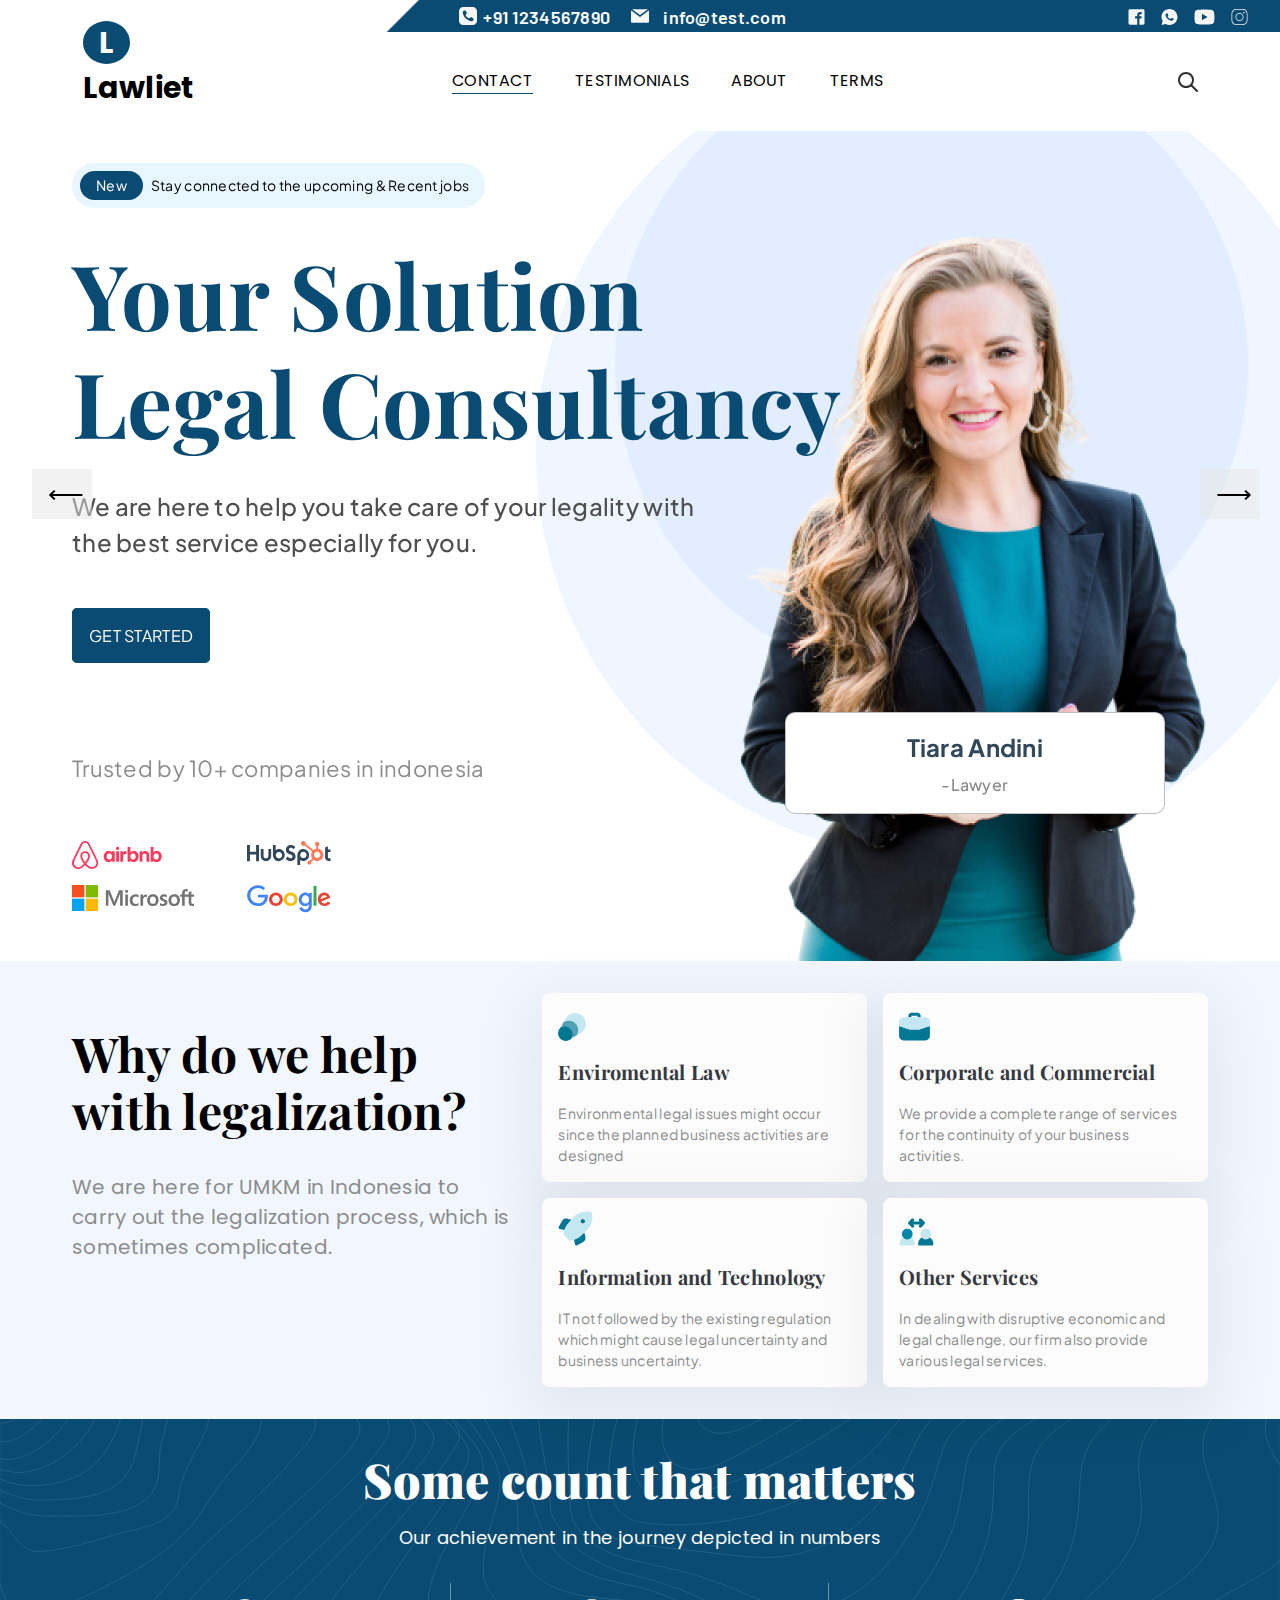
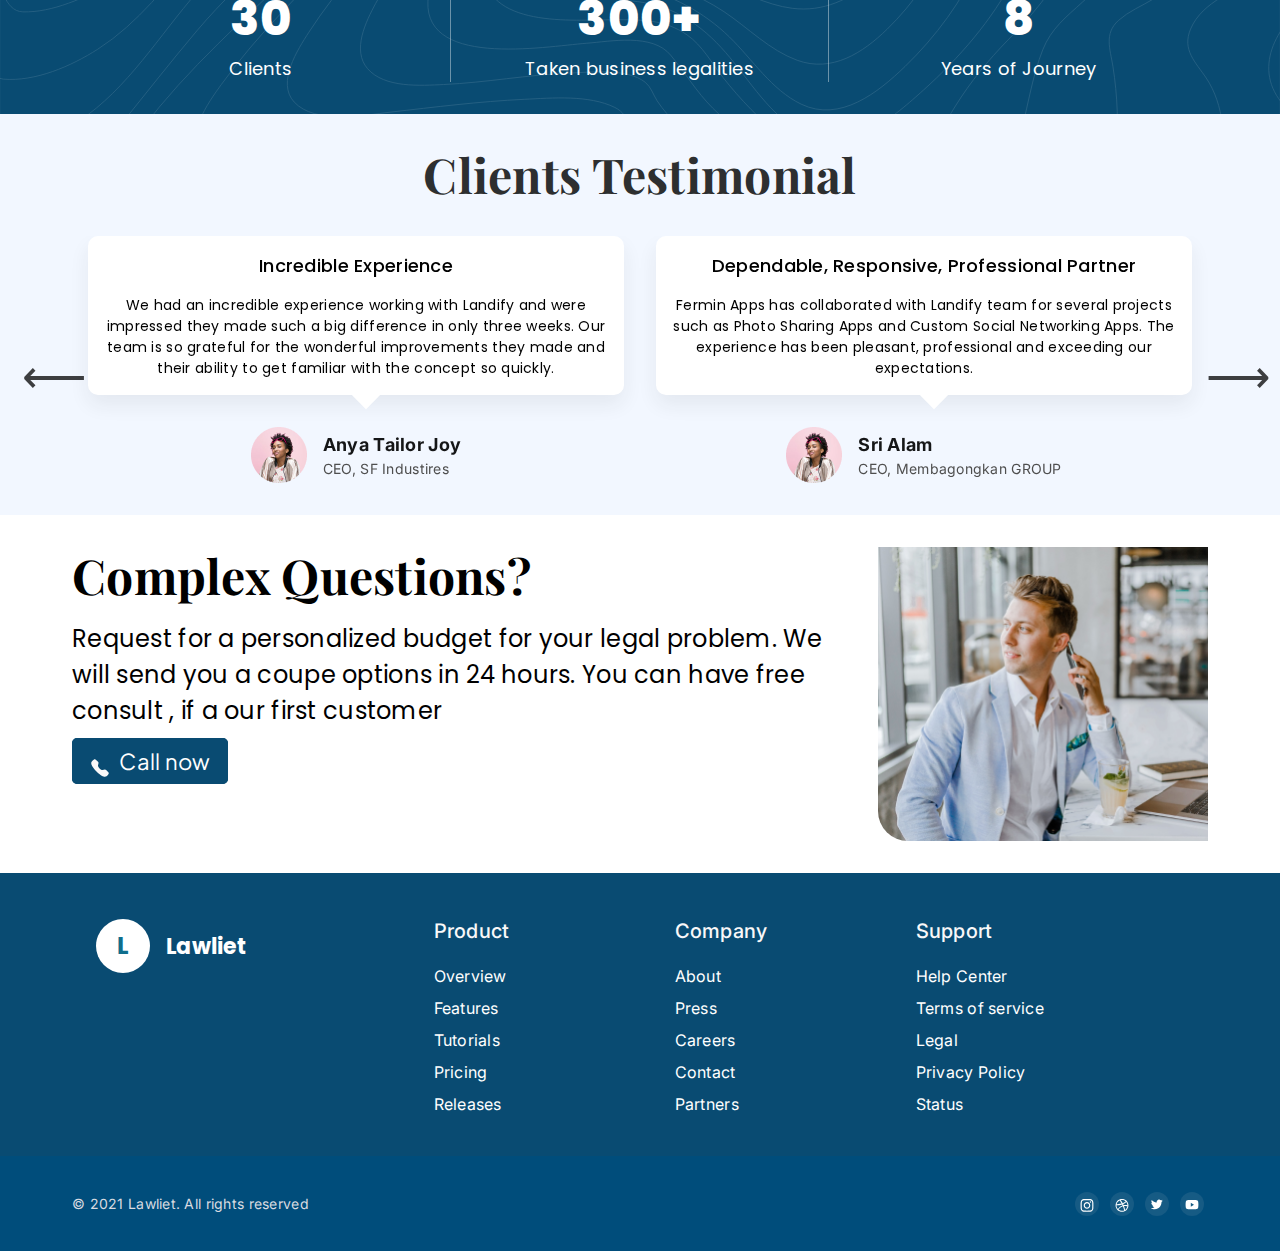
<file: index.html>
<!DOCTYPE html>
<html lang="en">

<head>
    <meta charset="UTF-8">
    <meta http-equiv="X-UA-Compatible" content="IE=edge">
    <meta name="viewport" content="width=device-width, initial-scale=1.0">
    <title>Company Website</title>
    <!-- CSS -->
    <link rel="stylesheet" href="assets/css/slick.css">
    <link rel="stylesheet" href="assets/css/slick-theme.css">
    <link rel="stylesheet" href="assets/css/bootstrap.min.css">
    <link rel="stylesheet" href="assets/css/style.css">
</head>

<body>

    <header class="cw-nav">
        <div class="cw-nav__contact">
            <div class="cw-nav__white-bg"></div>
            <div class="cw-content-wrapper">
                <div class="cw-nav__contact-wrapper">
                    <div class="cw-nav__contact-list">
                        <span class="cw-nav__contact-item">
                            <svg class="cw-nav__icon-phone" viewBox="0 0 164 22" xmlns="http://www.w3.org/2000/svg">
                                <path class="cw-nav__contact-icon-fill"
                                    d="M12.2857 2C9.92371 2 8 3.92371 8 6.28571V15.7143C8 18.0763 9.92371 20 12.2857 20H21.7143C24.0763 20 26 18.0763 26 15.7143V6.28571C26 3.92371 24.0763 2 21.7143 2H12.2857ZM14.0025 5.44699C14.2717 5.45856 14.5188 5.6102 14.668 5.84291C14.8377 6.10777 15.1011 6.51882 15.4439 7.05497C15.7568 7.54397 15.7786 8.17555 15.4992 8.68555L14.8714 9.57868C14.7017 9.8204 14.6678 10.1298 14.7818 10.4023C14.9592 10.8266 15.3032 11.4787 15.9143 12.0898C16.5255 12.701 17.1776 13.0449 17.6018 13.2224C17.8744 13.3364 18.1838 13.3025 18.4255 13.1328L19.3186 12.505C19.8286 12.2256 20.4602 12.2478 20.9492 12.5603C21.4854 12.9031 21.8964 13.1665 22.1613 13.3362C22.394 13.4854 22.5456 13.7325 22.5572 14.0017C22.6232 15.5291 21.4398 16.1479 21.0957 16.1479C20.8574 16.1479 17.9927 16.4735 14.7617 13.2425C11.5307 10.0115 11.8563 7.14677 11.8563 6.90848C11.8563 6.56434 12.4751 5.38099 14.0025 5.44699Z" />
                            </svg>
                            <a class="cw-nav__contact-us" href="tel:+911234567890">+91 1234567890</a>
                        </span>
                        <span class="cw-nav__contact-item">
                            <svg class="cw-nav__icon-mail-bottom" viewBox="0 0 18 13"
                                xmlns="http://www.w3.org/2000/svg">
                                <path class="cw-nav__contact-icon-fill"
                                    d="M9.48384 6.65971C9.33979 6.76531 9.16988 6.81806 9.00003 6.81806C8.83006 6.81806 8.66021 6.76531 8.51616 6.65971L1.63636 1.61455L5.45453e-05 0.414605L0 11.9999C5.45453e-05 12.4518 0.366326 12.8181 0.818179 12.8181L17.1818 12.818C17.6337 12.818 18 12.4517 18 11.9999V0.414551L16.3636 1.61455L9.48384 6.65971Z" />
                            </svg>
                            <svg class="cw-nav__icon-mail-top" viewBox="0 0 16 6" xmlns="http://www.w3.org/2000/svg">
                                <path class="cw-nav__contact-icon-fill"
                                    d="M7.99991 5.98526L15.9137 0.181695L0.0859375 0.181641L7.99991 5.98526Z" />
                            </svg>
                            <a class="cw-nav__contact-us" href="mailto:info@test.com">info@test.com</a>
                        </span>
                    </div>
                    <div class="cw-nav__visit-us">
                        <a href="#">
                            <svg width="17" height="16" viewBox="0 0 17 16" fill="none"
                                xmlns="http://www.w3.org/2000/svg">
                                <path
                                    d="M15.0455 0.319824H1.95455C1.15091 0.319824 0.5 0.944697 0.5 1.71619V14.2835C0.5 15.055 1.15091 15.6798 1.95455 15.6798H9.22727V9.39619H7.04545V7.30164H9.22727V6.17687C9.22727 4.04742 10.308 3.11255 12.1516 3.11255C13.0345 3.11255 13.5015 3.17539 13.7225 3.20401V5.2071H12.4651C11.6825 5.2071 11.4091 5.60366 11.4091 6.40657V7.30164H13.7029L13.3916 9.39619H11.4091V15.6798H15.0455C15.8491 15.6798 16.5 15.055 16.5 14.2835V1.71619C16.5 0.944697 15.8484 0.319824 15.0455 0.319824Z"
                                    fill="#F5F5F5" />
                            </svg>
                        </a>
                        <a href="#">
                            <svg width="17" height="16" viewBox="0 0 17 16" fill="none"
                                xmlns="http://www.w3.org/2000/svg">
                                <path
                                    d="M8.5 0C4.082 0 0.5 3.582 0.5 8C0.5 9.50081 0.921561 10.9 1.64062 12.1003L0.571615 16L4.55469 14.9544C5.71957 15.6167 7.06433 16 8.5 16C12.918 16 16.5 12.418 16.5 8C16.5 3.582 12.918 0 8.5 0ZM5.76172 4.26823C5.89172 4.26823 6.02529 4.26744 6.14063 4.27344C6.28329 4.27677 6.43857 4.28722 6.58724 4.61589C6.76391 5.00655 7.14858 5.9866 7.19792 6.08594C7.24725 6.18527 7.28221 6.30229 7.21354 6.43229C7.14821 6.56563 7.11423 6.64632 7.01823 6.76432C6.9189 6.87899 6.81005 7.02141 6.72005 7.10807C6.62072 7.20741 6.51815 7.31632 6.63281 7.51432C6.74748 7.71232 7.14571 8.36142 7.73437 8.88542C8.49104 9.56142 9.12946 9.76916 9.32812 9.86849C9.52679 9.96782 9.64184 9.95234 9.75651 9.81901C9.87451 9.68901 10.2521 9.24294 10.3854 9.04427C10.5154 8.8456 10.6481 8.87998 10.8281 8.94531C11.0108 9.01065 11.9849 9.49051 12.1836 9.58984C12.3823 9.68918 12.5125 9.73834 12.5625 9.81901C12.6138 9.90234 12.6139 10.2991 12.4492 10.7617C12.2846 11.2237 11.4759 11.6705 11.1133 11.7018C10.7473 11.7358 10.4057 11.8663 8.73438 11.2083C6.71838 10.4143 5.44699 8.34948 5.34766 8.21615C5.24832 8.08615 4.54036 7.1426 4.54036 6.16927C4.54036 5.1926 5.05244 4.71429 5.23177 4.51562C5.41444 4.31696 5.62839 4.26823 5.76172 4.26823Z"
                                    fill="#F5F5F5" />
                            </svg>
                        </a>
                        <a href="#">
                            <svg width="21" height="16" viewBox="0 0 21 16" fill="none"
                                xmlns="http://www.w3.org/2000/svg">
                                <path
                                    d="M19.9417 3.07812C19.7568 2.04724 18.8759 1.29651 17.8536 1.06213C16.3238 0.734375 13.4926 0.5 10.4293 0.5C7.36786 0.5 4.4913 0.734375 2.95967 1.06213C1.93919 1.29651 1.05646 1.99963 0.871579 3.07812C0.684883 4.25 0.5 5.89062 0.5 8C0.5 10.1094 0.684883 11.75 0.916893 12.9219C1.10359 13.9528 1.9845 14.7035 3.00499 14.9379C4.62906 15.2656 7.41318 15.5 10.4764 15.5C13.5397 15.5 16.3238 15.2656 17.9479 14.9379C18.9684 14.7035 19.8493 14.0004 20.036 12.9219C20.2209 11.75 20.4529 10.0618 20.5 8C20.4057 5.89062 20.1737 4.25 19.9417 3.07812ZM7.92432 11.2812V4.71875L13.585 8L7.92432 11.2812Z"
                                    fill="#F5F5F5" />
                            </svg>
                        </a>
                        <a href="#">
                            <svg width="17" height="16" viewBox="0 0 17 16" fill="none"
                                xmlns="http://www.w3.org/2000/svg">
                                <path
                                    d="M5.22727 0C2.6209 0 0.5 2.1209 0.5 4.72727V11.2727C0.5 13.8791 2.6209 16 5.22727 16H11.7727C14.3791 16 16.5 13.8791 16.5 11.2727V4.72727C16.5 2.1209 14.3791 0 11.7727 0H5.22727ZM5.22727 0.727273H11.7727C13.986 0.727273 15.7727 2.51401 15.7727 4.72727V11.2727C15.7727 13.486 13.986 15.2727 11.7727 15.2727H5.22727C3.01401 15.2727 1.22727 13.486 1.22727 11.2727V4.72727C1.22727 2.51401 3.01401 0.727273 5.22727 0.727273ZM12.8636 2.90909C12.6708 2.90909 12.4858 2.98571 12.3494 3.1221C12.213 3.25849 12.1364 3.44348 12.1364 3.63636C12.1364 3.82925 12.213 4.01423 12.3494 4.15062C12.4858 4.28701 12.6708 4.36364 12.8636 4.36364C13.0565 4.36364 13.2415 4.28701 13.3779 4.15062C13.5143 4.01423 13.5909 3.82925 13.5909 3.63636C13.5909 3.44348 13.5143 3.25849 13.3779 3.1221C13.2415 2.98571 13.0565 2.90909 12.8636 2.90909ZM8.5 4C6.29517 4 4.5 5.79517 4.5 8C4.5 10.2048 6.29517 12 8.5 12C10.7048 12 12.5 10.2048 12.5 8C12.5 5.79517 10.7048 4 8.5 4ZM8.5 4.72727C10.3118 4.72727 11.7727 6.18822 11.7727 8C11.7727 9.81178 10.3118 11.2727 8.5 11.2727C6.68822 11.2727 5.22727 9.81178 5.22727 8C5.22727 6.18822 6.68822 4.72727 8.5 4.72727Z"
                                    fill="#F5F5F5" />
                            </svg>
                        </a>
                    </div>
                </div>
            </div>
        </div>
        <nav class="navbar navbar-expand-lg navbar-light" id="cw-navbar">
            <div class="cw-content-wrapper">
                <div class="container-fluid">
                    <button class="navbar-toggler" type="button" data-bs-toggle="collapse"
                        data-bs-target="#navbarTogglerDemo03" aria-controls="navbarTogglerDemo03" aria-expanded="false"
                        aria-label="Toggle navigation">
                        <span class="navbar-toggler-icon"></span>
                    </button>
                    <a class="navbar-brand" href="#" id="cw-company-name">
                        <span class="cw-nav__logo d-inlicw-block align-text-middle">L</span>
                        <span class="cw-nav__company">Lawliet</span>
                    </a>
                    <div class="collapse navbar-collapse" id="navbarTogglerDemo03">
                        <ul class="navbar-nav me-auto mb-2 mb-lg-0">
                            <li class="nav-item mx-3">
                                <a class="nav-link active" aria-current="page" href="#">CONTACT</a>
                            </li>
                            <li class="nav-item mx-3">
                                <a class="nav-link" href="#">TESTIMONIALS</a>
                            </li>
                            <li class="nav-item mx-3">
                                <a class="nav-link" href="#">ABOUT</a>
                            </li>
                            <li class="nav-item mx-3">
                                <a class="nav-link" href="#">TERMS</a>
                            </li>
                        </ul>
                        <a class="nav-link nav-link--search" href="#">
                            <svg width="20" height="20" viewBox="0 0 20 20" fill="none"
                                xmlns="http://www.w3.org/2000/svg">
                                <path
                                    d="M19 19L13 13L19 19ZM15 8C15 8.91925 14.8189 9.82951 14.4672 10.6788C14.1154 11.5281 13.5998 12.2997 12.9497 12.9497C12.2997 13.5998 11.5281 14.1154 10.6788 14.4672C9.82951 14.8189 8.91925 15 8 15C7.08075 15 6.1705 14.8189 5.32122 14.4672C4.47194 14.1154 3.70026 13.5998 3.05025 12.9497C2.40024 12.2997 1.88463 11.5281 1.53284 10.6788C1.18106 9.82951 1 8.91925 1 8C1 6.14348 1.7375 4.36301 3.05025 3.05025C4.36301 1.7375 6.14348 1 8 1C9.85652 1 11.637 1.7375 12.9497 3.05025C14.2625 4.36301 15 6.14348 15 8Z"
                                    stroke="#2D2F30" stroke-width="2" stroke-linecap="round" stroke-linejoin="round" />
                            </svg>
                        </a>
                    </div>
                </div>
            </div>
        </nav>
    </header>

    <div class="cw-slider-banner">
        <div class="cw-banner">
            <div class="cw-banner__img">
                <img class="cw-banner__image" src="assets/images/cw-hero-image.png" alt="Creating a brand">
            </div>
            <div class="cw-banner__content">
                <div class="cw-content-wrapper">
                    <div class="cw-banner__wrapper">
                        <div class="cw-banner__promotion">
                            <span class="cw-banner__promo">New</span>
                            Stay connected to the upcoming & Recent jobs
                        </div>
                        <h1 class="cw-banner__title">Your Solution Legal Consultancy</h1>
                        <p class="cw-banner__desc">We are here to help you take care of your legality with the best
                            service
                            especially for you.</p>
                        <div class="cw-banner__cta">
                            <a class="cw-btn" href="#" title="Get Started">Get Started</a>
                        </div>
                    </div>
                    <div class="cw-banner__companies">
                        <p class="cw-banner__company-title">Trusted by 10+ companies in indonesia</p>
                        <div class="cw-banner__company-wrapper">
                            <div class="cw-banner__company">
                                <svg width="90" height="28" viewBox="0 0 90 28" fill="none"
                                    xmlns="http://www.w3.org/2000/svg">
                                    <g clip-path="url(#clip0_8_74)">
                                        <path
                                            d="M25.7987 19.8442C25.6576 19.503 25.5252 19.1442 25.384 18.838L24.7311 17.3767L24.7046 17.3505C22.7634 13.1505 20.6899 8.88047 18.4929 4.68047L18.4046 4.50547C18.184 4.09422 17.9634 3.63922 17.734 3.21922C17.4517 2.72047 17.1782 2.18672 16.7282 1.67922C16.2895 1.14821 15.7375 0.720384 15.1119 0.426617C14.4863 0.13285 13.8027 -0.0195312 13.1105 -0.0195312C12.4183 -0.0195312 11.7347 0.13285 11.1091 0.426617C10.4835 0.720384 9.9315 1.14821 9.49286 1.67922C9.07815 2.18672 8.76933 2.72047 8.48698 3.21922C8.26639 3.67422 8.0458 4.12047 7.81639 4.53172L7.72815 4.70672C5.56639 8.90672 3.45757 13.1767 1.51639 17.3767L1.46345 17.4292C1.26933 17.8842 1.03992 18.3567 0.819331 18.8642C0.678155 19.1705 0.536978 19.503 0.395802 19.8705C0.0146542 20.8328 -0.107058 21.877 0.0426598 22.9001C0.192378 23.9233 0.608359 24.8901 1.24961 25.7053C1.89085 26.5205 2.73523 27.1559 3.69953 27.549C4.66383 27.942 5.71475 28.0791 6.74874 27.9467C7.74004 27.8173 8.69457 27.4899 9.55462 26.9842C10.7017 26.3455 11.8046 25.418 13.0399 24.0792C14.2752 25.418 15.4046 26.3455 16.5252 26.993C17.6028 27.6202 18.8232 27.9664 20.0723 27.9992C21.5188 28.0052 22.9186 27.492 24.0133 26.5543C25.108 25.6167 25.8237 24.318 26.0282 22.898C26.2645 21.8775 26.1845 20.8101 25.7987 19.8355V19.8442ZM13.1282 21.2967C11.6105 19.3717 10.6223 17.6042 10.287 16.0905C10.1481 15.5295 10.1181 14.9475 10.1987 14.3755C10.2605 13.9292 10.4282 13.5355 10.6576 13.203C11.187 12.4417 12.1134 11.9692 13.1282 11.9692C13.61 11.9546 14.088 12.0589 14.5192 12.2727C14.9505 12.4865 15.3214 12.8032 15.5987 13.1942C15.8282 13.5442 15.9958 13.9292 16.0487 14.3755C16.137 14.883 16.1017 15.4692 15.9605 16.0905C15.6252 17.578 14.637 19.363 13.1282 21.2967ZM24.3693 22.5917C24.2691 23.3127 23.9801 23.995 23.5311 24.5707C23.0822 25.1464 22.4889 25.5954 21.8105 25.873C21.1399 26.153 20.3987 26.2317 19.6752 26.153C18.9693 26.0655 18.2634 25.838 17.5399 25.418C16.3386 24.6817 15.2584 23.7668 14.337 22.7055C16.1899 20.4305 17.3105 18.3567 17.734 16.5105C17.937 15.6355 17.9634 14.848 17.8752 14.1217C17.765 13.4333 17.5062 12.7767 17.1164 12.1967C16.6713 11.5678 16.0773 11.057 15.3865 10.7091C14.6957 10.3613 13.9293 10.187 13.1546 10.2017C11.5223 10.2017 10.0664 10.9542 9.18404 12.188C8.78684 12.7665 8.53013 13.4284 8.43404 14.1217C8.31933 14.8567 8.3458 15.6705 8.57521 16.5105C8.99874 18.3567 10.1458 20.4567 11.9723 22.723C11.0665 23.8046 9.98377 24.7275 8.76933 25.453C8.03698 25.873 7.33992 26.0917 6.63404 26.1792C5.53629 26.3187 4.4274 26.0228 3.54841 25.3559C2.66942 24.6891 2.09138 23.7051 1.93992 22.618C1.85168 21.918 1.91345 21.218 2.1958 20.4305C2.28404 20.1505 2.41639 19.8705 2.55757 19.538C2.75168 19.083 2.9811 18.6105 3.20168 18.138L3.23698 18.0767C5.14286 13.903 7.22521 9.64172 9.38698 5.46797L9.47521 5.29297C9.6958 4.87297 9.91639 4.42672 10.1458 4.00672C10.3752 3.56047 10.6223 3.13172 10.9399 2.78172C11.2149 2.45624 11.5584 2.19448 11.9464 2.01488C12.3344 1.83528 12.7573 1.74221 13.1855 1.74221C13.6137 1.74221 14.0366 1.83528 14.4246 2.01488C14.8126 2.19448 15.1561 2.45624 15.4311 2.78172C15.7399 3.13172 15.9958 3.56047 16.2252 4.00672C16.4458 4.42672 16.6664 4.88172 16.8958 5.29297L16.984 5.46797C19.137 9.64172 21.2193 13.903 23.1605 18.0767L23.187 18.103C23.4164 18.558 23.6105 19.0655 23.8311 19.503C23.9723 19.8442 24.1134 20.1155 24.2017 20.4042C24.3693 21.1917 24.4576 21.8917 24.3693 22.5917ZM36.6517 21.1042C35.9868 21.1139 35.3283 20.9749 34.7249 20.6977C34.1215 20.4205 33.5889 20.0122 33.1664 19.503C32.217 18.4179 31.7132 17.0189 31.7546 15.583C31.7401 14.1158 32.2602 12.6927 33.2193 11.5755C33.663 11.0598 34.2152 10.6468 34.8372 10.3656C35.4592 10.0844 36.1358 9.94184 36.8193 9.94797C37.4625 9.93051 38.0996 10.0755 38.6707 10.3694C39.2418 10.6633 39.7282 11.0964 40.084 11.628L40.1723 10.2542H42.7487V20.8242H40.1634L40.0752 19.2842C39.7083 19.8518 39.2012 20.3169 38.602 20.6355C38.0028 20.954 37.3314 21.1154 36.6517 21.1042ZM37.3223 18.5842C37.834 18.5842 38.284 18.4442 38.7076 18.1905C39.0958 17.9105 39.4134 17.543 39.6605 17.0967C39.8811 16.6505 39.9958 16.1167 39.9958 15.5217C40.0302 15.0049 39.9288 14.4882 39.7014 14.0219C39.4741 13.5556 39.1286 13.1559 38.6987 12.8617C38.2857 12.6065 37.8089 12.4713 37.3223 12.4713C36.8357 12.4713 36.3588 12.6065 35.9458 12.8617C35.5576 13.1417 35.2399 13.5092 34.9929 13.9555C34.7595 14.4476 34.6447 14.9868 34.6576 15.5305C34.6232 16.0472 34.7246 16.564 34.952 17.0303C35.1793 17.4965 35.5248 17.8963 35.9546 18.1905C36.3693 18.4442 36.8193 18.5842 37.3223 18.5842ZM47.1605 7.40172C47.1605 7.70797 47.1076 7.98797 46.9664 8.21547C46.8252 8.43422 46.6311 8.63547 46.3752 8.77547C46.1193 8.91547 45.8458 8.96797 45.5634 8.96797C45.2811 8.96797 44.9987 8.91547 44.7429 8.77547C44.5009 8.64187 44.2973 8.44909 44.1517 8.21547C44.015 7.96621 43.948 7.68527 43.9576 7.40172C43.9576 7.08672 44.0193 6.80672 44.1517 6.58797C44.2929 6.32547 44.4958 6.16797 44.7429 6.02797C44.9987 5.88797 45.2723 5.82672 45.5634 5.82672C45.8443 5.8203 46.122 5.88627 46.3695 6.01816C46.617 6.15006 46.8257 6.34338 46.9752 6.57922C47.1036 6.83432 47.1672 7.11668 47.1605 7.40172ZM44.1605 20.7892V10.2367H46.9664V20.8067H44.1517L44.1605 20.7892ZM54.4664 13.0017V13.0367C54.334 12.9755 54.1576 12.9492 54.0252 12.923C53.8487 12.888 53.7076 12.888 53.5399 12.888C52.7546 12.888 52.1634 13.1155 51.7752 13.588C51.3517 14.0692 51.1576 14.743 51.1576 15.6092V20.798H48.3429V10.228H50.9282L51.0164 11.8292C51.2987 11.2692 51.634 10.8492 52.1105 10.5342C52.5844 10.2282 53.1424 10.0753 53.7076 10.0967C53.9105 10.0967 54.1046 10.1142 54.2723 10.1492C54.3605 10.1755 54.4134 10.1755 54.4664 10.2017V13.0017ZM55.5958 20.7892V5.89672H58.4017V11.5842C58.7987 11.0767 59.2487 10.683 59.8134 10.3767C60.7074 9.94205 61.723 9.81875 62.6964 10.0267C63.6697 10.2347 64.544 10.7618 65.1782 11.523C66.1296 12.6102 66.6336 14.0128 66.5899 15.4517C66.6044 16.9189 66.0843 18.342 65.1252 19.4592C64.6816 19.9749 64.1293 20.3879 63.5073 20.6691C62.8853 20.9503 62.2088 21.0928 61.5252 21.0867C60.882 21.1042 60.2449 20.9591 59.6738 20.6653C59.1027 20.3714 58.6164 19.9383 58.2605 19.4067L58.1723 20.7805L55.5958 20.8067V20.7892ZM61.0223 18.5842C61.5252 18.5842 61.9752 18.4442 62.3987 18.1905C62.787 17.9105 63.1046 17.543 63.3517 17.0967C63.5811 16.6505 63.687 16.1167 63.687 15.5217C63.687 14.9355 63.5811 14.4017 63.3517 13.9555C63.12 13.5252 62.7944 13.1515 62.3987 12.8617C61.9857 12.6065 61.5089 12.4713 61.0223 12.4713C60.5357 12.4713 60.0588 12.6065 59.6458 12.8617C59.2487 13.1417 58.9399 13.5092 58.684 13.9555C58.4507 14.4476 58.3359 14.9868 58.3487 15.5305C58.3143 16.0472 58.4158 16.564 58.6431 17.0303C58.8705 17.4965 59.216 17.8963 59.6458 18.1905C60.0605 18.4442 60.5105 18.5842 61.0223 18.5842ZM67.6487 20.798V10.228H70.234L70.3223 11.6017C70.6471 11.0751 71.108 10.6442 71.6572 10.3534C72.2063 10.0627 72.8238 9.9227 73.4458 9.94797C74.1571 9.93579 74.8562 10.1318 75.4557 10.5116C76.0552 10.8913 76.5285 11.4379 76.8164 12.083C77.1252 12.748 77.2929 13.5705 77.2929 14.4892V20.8242H74.4782V14.8567C74.4782 14.1217 74.3105 13.5442 73.9752 13.1155C73.6399 12.6955 73.1811 12.468 72.5987 12.468C72.1752 12.468 71.8046 12.5555 71.4782 12.748C71.1693 12.9492 70.9135 13.203 70.7193 13.5617C70.5231 13.9244 70.4257 14.3316 70.437 14.743V20.798H67.6487ZM78.6958 20.798V5.88797H81.5105V11.5755C81.8918 11.0651 82.3877 10.65 82.959 10.3629C83.5303 10.0758 84.1612 9.92477 84.8017 9.92172C85.4666 9.91207 86.1251 10.051 86.7285 10.3282C87.3318 10.6054 87.8645 11.0138 88.287 11.523C89.2316 12.6102 89.7321 14.0085 89.6899 15.443C89.7052 16.9103 89.185 18.3336 88.2252 19.4505C87.7816 19.9662 87.2293 20.3792 86.6073 20.6604C85.9853 20.9415 85.3088 21.0841 84.6252 21.078C83.982 21.0954 83.3449 20.9504 82.7738 20.6565C82.2027 20.3626 81.7164 19.9295 81.3605 19.398L81.2811 20.7717L78.6958 20.798ZM84.1487 18.5842C84.6605 18.5842 85.1105 18.4442 85.5252 18.1905C85.9223 17.9105 86.2311 17.543 86.487 17.0967C86.7076 16.6505 86.8223 16.1167 86.8223 15.5217C86.8567 15.0049 86.7552 14.4882 86.5279 14.0219C86.3005 13.5556 85.955 13.1559 85.5252 12.8617C85.1122 12.6065 84.6354 12.4713 84.1487 12.4713C83.6621 12.4713 83.1853 12.6065 82.7723 12.8617C82.384 13.1417 82.0664 13.5092 81.8193 13.9555C81.573 14.4432 81.4576 14.9856 81.484 15.5305C81.4496 16.0472 81.5511 16.564 81.7784 17.0303C82.0058 17.4965 82.3513 17.8963 82.7811 18.1905C83.1958 18.4442 83.6193 18.5842 84.1487 18.5842Z"
                                            fill="#FF385C" />
                                    </g>
                                    <defs>
                                        <clipPath id="clip0_8_74">
                                            <rect width="90" height="28" fill="white" />
                                        </clipPath>
                                    </defs>
                                </svg>
                            </div>
                            <div class="cw-banner__company">
                                <svg width="84" height="24" viewBox="0 0 84 24" fill="none"
                                    xmlns="http://www.w3.org/2000/svg">
                                    <g clip-path="url(#clip0_8_76)">
                                        <path
                                            d="M9.09675 3.97266V10.7424H2.92846V3.97266H0V20.1327H2.92846V13.5828H9.09675V20.1327H12.0252V3.97266H9.09675Z"
                                            fill="#33475B" />
                                        <path
                                            d="M21.3966 14.9089C21.3966 15.5566 21.1414 16.1777 20.687 16.6356C20.2327 17.0936 19.6165 17.3508 18.9739 17.3508C18.3314 17.3508 17.7152 17.0936 17.2608 16.6356C16.8065 16.1777 16.5512 15.5566 16.5512 14.9089V7.9873H13.7734V14.9089C13.7734 16.2978 14.3208 17.6298 15.2952 18.6119C16.2695 19.5939 17.591 20.1457 18.9689 20.1457C20.3468 20.1457 21.6683 19.5939 22.6427 18.6119C23.617 17.6298 24.1644 16.2978 24.1644 14.9089V7.9873H21.3966V14.9089Z"
                                            fill="#33475B" />
                                        <path
                                            d="M41.9777 8.70035C41.9777 7.28161 42.9089 6.83183 43.9291 6.83183C44.7512 6.83183 45.8374 7.46238 46.5476 8.22743L48.367 6.06678C47.4587 4.82882 45.6164 3.97266 44.1084 3.97266C41.0953 3.97266 38.9158 5.75151 38.9158 8.70035C38.9158 14.1714 45.5504 12.4359 45.5504 15.4976C45.5504 16.442 44.6408 17.2764 43.5991 17.2764C41.9562 17.2764 41.4239 16.4665 40.6692 15.6104L38.6504 17.7262C39.9417 19.3243 41.5344 20.1356 43.4427 20.1356C46.3052 20.1356 48.608 18.3351 48.608 15.5207C48.608 9.44659 41.9734 11.3339 41.9734 8.70035"
                                            fill="#33475B" />
                                        <path
                                            d="M83.022 17.5512C81.3805 17.5512 80.9142 16.8353 80.9142 15.7391V10.887H83.4653V8.42844H80.9142V5.18457L78.0977 6.45869V16.3421C78.0977 18.8701 79.828 20.1443 82.2012 20.1443C82.5734 20.1511 82.9454 20.1211 83.3118 20.0546L83.9991 17.5049C83.6891 17.5266 83.3333 17.5483 83.022 17.5483"
                                            fill="#33475B" />
                                        <path
                                            d="M31.9702 8.06813C30.5942 8.06813 29.6343 8.47018 28.7059 9.38853V4.06934H25.9238V13.9282C25.9238 17.619 28.5711 20.1469 31.5454 20.1469C34.8455 20.1469 37.7482 17.5741 37.7482 14.109C37.7482 10.6872 35.0765 8.06958 31.9702 8.06958V8.06813ZM31.9529 17.3254C31.3286 17.3254 30.7183 17.1388 30.1992 16.7892C29.6801 16.4396 29.2755 15.9426 29.0366 15.3613C28.7977 14.7799 28.7352 14.1402 28.857 13.523C28.9788 12.9058 29.2794 12.3389 29.7209 11.8939C30.1623 11.4489 30.7248 11.1459 31.3371 11.0231C31.9494 10.9004 32.5841 10.9634 33.1609 11.2042C33.7377 11.445 34.2307 11.8528 34.5776 12.376C34.9244 12.8993 35.1095 13.5144 35.1095 14.1437C35.1095 14.9875 34.777 15.7968 34.185 16.3935C33.593 16.9902 32.7901 17.3254 31.9529 17.3254Z"
                                            fill="#33475B" />
                                        <path
                                            d="M62.1798 13.9618C62.1798 10.4909 59.2829 7.92383 55.9771 7.92383C53.0027 7.92383 50.3555 10.4518 50.3555 14.1426V24.0072H53.1376V18.6808C54.0645 19.5977 55.0258 20.0012 56.4004 20.0012C59.5067 20.0012 62.1784 17.385 62.1784 13.9618H62.1798ZM59.5455 13.9271C59.5455 14.5564 59.3603 15.1715 59.0135 15.6947C58.6666 16.2179 58.1736 16.6258 57.5969 16.8666C57.0201 17.1074 56.3854 17.1704 55.7731 17.0476C55.1607 16.9249 54.5983 16.6218 54.1568 16.1769C53.7154 15.7319 53.4147 15.165 53.2929 14.5478C53.1711 13.9306 53.2336 13.2909 53.4726 12.7095C53.7115 12.1281 54.1161 11.6312 54.6352 11.2816C55.1543 10.932 55.7646 10.7454 56.3889 10.7454C57.2261 10.7454 58.0289 11.0806 58.6209 11.6773C59.2129 12.274 59.5455 13.0832 59.5455 13.9271Z"
                                            fill="#33475B" />
                                        <path
                                            d="M71.1666 7.78787V4.97063C71.536 4.79667 71.8488 4.52054 72.0685 4.17438C72.2882 3.82823 72.4059 3.42628 72.4077 3.01535V2.95027C72.4077 2.37493 72.181 1.82315 71.7774 1.41632C71.3738 1.00949 70.8263 0.780939 70.2555 0.780939H70.191C69.6202 0.780939 69.0727 1.00949 68.6691 1.41632C68.2655 1.82315 68.0387 2.37493 68.0387 2.95027V3.01535C68.0406 3.42628 68.1583 3.82823 68.378 4.17438C68.5977 4.52054 68.9105 4.79667 69.2798 4.97063V7.78787C68.2182 7.95157 67.2184 8.3951 66.3815 9.07356L58.7167 3.05584C58.771 2.8574 58.7999 2.6528 58.8028 2.44698C58.8037 1.96352 58.6622 1.49067 58.3964 1.08823C58.1306 0.685791 57.7524 0.371847 57.3096 0.186108C56.8667 0.000369021 56.3792 -0.0488204 55.9086 0.0447614C55.438 0.138343 55.0056 0.370492 54.6659 0.711844C54.3262 1.0532 54.0946 1.48842 54.0004 1.96245C53.9061 2.43649 53.9535 2.92805 54.1365 3.37496C54.3194 3.82186 54.6298 4.20404 55.0283 4.47314C55.4267 4.74224 55.8954 4.88618 56.3751 4.88675C56.7945 4.88486 57.2061 4.77217 57.5689 4.55991L65.1174 10.4793C64.4392 11.5118 64.0853 12.7264 64.1019 13.9647C64.1186 15.203 64.5049 16.4075 65.2107 17.4211L62.915 19.7351C62.7293 19.6753 62.5359 19.6436 62.3411 19.6411C61.9473 19.6414 61.5625 19.7593 61.2352 19.98C60.9079 20.2007 60.6529 20.5142 60.5023 20.8809C60.3517 21.2477 60.3124 21.6511 60.3893 22.0404C60.4662 22.4296 60.6558 22.7872 60.9343 23.0678C61.2127 23.3485 61.5674 23.5396 61.9536 23.6171C62.3398 23.6946 62.7401 23.655 63.104 23.5033C63.4678 23.3515 63.7789 23.0944 63.9978 22.7646C64.2167 22.4347 64.3337 22.0468 64.334 21.6499C64.3316 21.4534 64.3001 21.2585 64.2408 21.0714L66.5121 18.782C67.2527 19.3565 68.114 19.7525 69.0298 19.9397C69.9457 20.1268 70.892 20.1003 71.7961 19.8619C72.7002 19.6236 73.5383 19.1799 74.246 18.5647C74.9537 17.9495 75.5124 17.1793 75.8792 16.3129C76.246 15.4465 76.4112 14.507 76.3621 13.5664C76.3131 12.6257 76.0511 11.7088 75.5962 10.886C75.1414 10.0631 74.5057 9.35614 73.7379 8.81913C72.9701 8.28212 72.0906 7.92936 71.1666 7.78787ZM70.2254 17.0523C69.6041 17.0518 68.9969 16.8656 68.4806 16.5173C67.9642 16.169 67.5619 15.6742 67.3245 15.0955C67.0871 14.5168 67.0252 13.8801 67.1466 13.266C67.2681 12.6518 67.5674 12.0878 68.0069 11.6451C68.4463 11.2023 69.006 10.9009 69.6154 10.7787C70.2248 10.6566 70.8564 10.7193 71.4304 10.9589C72.0044 11.1984 72.4951 11.6042 72.8404 12.1248C73.1858 12.6454 73.3702 13.2574 73.3705 13.8837C73.3705 14.7237 73.0395 15.5293 72.4502 16.1232C71.8609 16.7172 71.0616 17.0509 70.2283 17.0509"
                                            fill="#FF7A59" />
                                    </g>
                                    <defs>
                                        <clipPath id="clip0_8_76">
                                            <rect width="84" height="24" fill="white" />
                                        </clipPath>
                                    </defs>
                                </svg>
                            </div>
                            <div class="cw-banner__company">
                                <svg width="122" height="26" viewBox="0 0 122 26" fill="none"
                                    xmlns="http://www.w3.org/2000/svg">
                                    <g clip-path="url(#clip0_8_94)">
                                        <path
                                            d="M43.0641 14.9753L42.337 17.0311H42.2764C42.1552 16.5675 41.933 15.8621 41.5694 15.0156L37.6711 5.24042H33.8535V20.8203H36.3783V11.2063C36.3783 10.6017 36.3783 9.91639 36.3581 9.06987C36.338 8.64662 36.2976 8.32414 36.2774 8.08228H36.3379C36.4591 8.68693 36.6005 9.13034 36.7015 9.41251L41.3876 20.78H43.1651L47.8108 9.31173C47.9118 9.04972 48.0128 8.52569 48.1138 8.08228H48.1744C48.1138 9.23111 48.0734 10.259 48.0532 10.8838V20.7598H50.7396V5.20011H47.0634L43.0641 14.9753ZM53.2846 9.5939H55.9105V20.7598H53.2846V9.5939ZM54.6177 4.87763C54.1734 4.87763 53.8098 5.03887 53.5068 5.32104C53.2038 5.60321 53.0423 5.966 53.0423 6.40941C53.0423 6.83266 53.2038 7.19546 53.5068 7.47763C53.8098 7.7598 54.1734 7.90088 54.6177 7.90088C55.0621 7.90088 55.4459 7.73964 55.7287 7.47763C56.0317 7.19546 56.1932 6.83266 56.1932 6.40941C56.1932 5.98615 56.0317 5.62336 55.7287 5.32104C55.4661 5.03887 55.0823 4.87763 54.6177 4.87763ZM65.2221 9.49313C64.7373 9.39235 64.2323 9.33189 63.7476 9.33189C62.5558 9.33189 61.4651 9.59391 60.5562 10.1179C59.6472 10.642 58.9201 11.3675 58.4555 12.2745C57.9707 13.2017 57.7283 14.2699 57.7283 15.4993C57.7283 16.5675 57.9707 17.5148 58.4353 18.3815C58.8999 19.228 59.5462 19.9133 60.4148 20.3769C61.2429 20.8404 62.2125 21.0823 63.3032 21.0823C64.5555 21.0823 65.626 20.8203 66.4744 20.3365L66.4946 20.3164V17.8978L66.3936 17.9784C66.0098 18.2606 65.5654 18.5024 65.1211 18.6435C64.6565 18.8048 64.2323 18.8854 63.8687 18.8854C62.8184 18.8854 61.9903 18.5831 61.4045 17.9179C60.7985 17.273 60.4956 16.3862 60.4956 15.2776C60.4956 14.1288 60.7985 13.2218 61.4247 12.5567C62.0509 11.8916 62.879 11.5489 63.8889 11.5489C64.7373 11.5489 65.6058 11.8311 66.3936 12.3955L66.4946 12.4761V9.91639L66.4744 9.89623C66.131 9.75515 65.7472 9.5939 65.2221 9.49313ZM73.8873 9.41251C73.2409 9.41251 72.635 9.61406 72.1098 10.0373C71.6654 10.4001 71.3624 10.9241 71.0999 11.5489H71.0797V9.5939H68.4538V20.7598H71.0797V15.0559C71.0797 14.0885 71.2817 13.2823 71.726 12.6978C72.1704 12.0931 72.736 11.7908 73.4227 11.7908C73.6651 11.7908 73.9075 11.8513 74.2105 11.8916C74.4932 11.9722 74.6952 12.0528 74.8366 12.1536L74.9376 12.2342V9.61406L74.877 9.5939C74.6952 9.47297 74.3317 9.41251 73.8873 9.41251ZM81.0376 9.35205C79.1995 9.35205 77.725 9.89623 76.6949 10.9644C75.6446 12.0327 75.1396 13.504 75.1396 15.3582C75.1396 17.0916 75.6648 18.5024 76.6747 19.5303C77.6846 20.5381 79.0581 21.0621 80.775 21.0621C82.5727 21.0621 84.0068 20.5179 85.037 19.4296C86.0873 18.3412 86.5923 16.89 86.5923 15.0962C86.5923 13.3226 86.1075 11.9117 85.1177 10.8838C84.1684 9.85592 82.7747 9.35205 81.0376 9.35205ZM83.1383 17.9381C82.6535 18.5629 81.886 18.8652 80.9366 18.8652C79.9873 18.8652 79.2197 18.5629 78.6744 17.8978C78.129 17.273 77.8664 16.366 77.8664 15.2172C77.8664 14.028 78.1492 13.121 78.6744 12.4761C79.2197 11.8311 79.9671 11.5086 80.9164 11.5086C81.8456 11.5086 82.5727 11.811 83.0979 12.4358C83.623 13.0606 83.9058 13.9675 83.9058 15.1567C83.8654 16.366 83.6432 17.3133 83.1383 17.9381ZM92.4499 14.2296C91.6217 13.8869 91.0965 13.6249 90.8542 13.4032C90.6522 13.2017 90.5512 12.9195 90.5512 12.5567C90.5512 12.2544 90.6724 11.952 90.9754 11.7505C91.2783 11.5489 91.6217 11.4482 92.1267 11.4482C92.5711 11.4482 93.0356 11.5288 93.48 11.6497C93.9244 11.7706 94.3283 11.952 94.6515 12.1939L94.7525 12.2745V9.81561L94.6919 9.79546C94.3889 9.67453 93.985 9.5536 93.5002 9.45282C93.0154 9.3722 92.5711 9.33189 92.2075 9.33189C90.9552 9.33189 89.925 9.63421 89.1171 10.2993C88.3091 10.9241 87.9254 11.7706 87.9254 12.7582C87.9254 13.2823 88.0062 13.7458 88.1879 14.1288C88.3697 14.5117 88.6323 14.8745 88.9959 15.1769C89.3595 15.459 89.8846 15.7815 90.6118 16.0838C91.2177 16.3458 91.6823 16.5474 91.9651 16.7086C92.2479 16.8699 92.4297 17.0513 92.5711 17.1924C92.672 17.3536 92.7326 17.5551 92.7326 17.8172C92.7326 18.5629 92.1671 18.9257 91.0158 18.9257C90.5714 18.9257 90.1068 18.8451 89.5615 18.6637C89.0161 18.4823 88.5111 18.2203 88.087 17.9179L87.986 17.8373V20.397L88.0466 20.4172C88.4303 20.5986 88.8949 20.7195 89.4605 20.8606C90.026 20.9613 90.531 21.042 90.9754 21.042C92.3287 21.042 93.4396 20.7396 94.2273 20.0745C95.0353 19.4296 95.4595 18.6032 95.4595 17.535C95.4595 16.7893 95.2575 16.1241 94.8131 15.6203C94.2273 15.1365 93.5002 14.6327 92.4499 14.2296ZM102.388 9.35205C100.55 9.35205 99.075 9.89623 98.0449 10.9644C97.0148 12.0327 96.4896 13.504 96.4896 15.3582C96.4896 17.0916 97.0148 18.5024 98.0247 19.5303C99.0346 20.5381 100.408 21.0621 102.125 21.0621C103.923 21.0621 105.357 20.5179 106.387 19.4296C107.437 18.3412 107.942 16.89 107.942 15.0962C107.942 13.3226 107.457 11.9117 106.468 10.8838C105.518 9.85592 104.125 9.35205 102.388 9.35205ZM104.468 17.9381C103.983 18.5629 103.216 18.8652 102.266 18.8652C101.297 18.8652 100.55 18.5629 100.004 17.8978C99.4588 17.273 99.1962 16.366 99.1962 15.2172C99.1962 14.028 99.479 13.121 100.004 12.4761C100.55 11.8311 101.297 11.5086 102.246 11.5086C103.155 11.5086 103.903 11.811 104.428 12.4358C104.953 13.0606 105.236 13.9675 105.236 15.1567C105.236 16.366 104.973 17.3133 104.468 17.9381ZM121.98 11.7505V9.5939H119.334V6.28848L119.254 6.30863L116.749 7.05437L116.688 7.07453V9.5939H112.729V8.18305C112.729 7.53809 112.891 7.03422 113.174 6.71173C113.456 6.38925 113.881 6.22801 114.406 6.22801C114.769 6.22801 115.153 6.30863 115.577 6.49003L115.678 6.55049V4.27298L115.618 4.25282C115.254 4.13189 114.769 4.05127 114.143 4.05127C113.355 4.05127 112.669 4.23266 112.043 4.53499C111.416 4.87763 110.952 5.34119 110.608 5.966C110.265 6.57065 110.083 7.25592 110.083 8.04197V9.5939H108.245V11.7303H110.083V20.7598H112.729V11.7505H116.688V17.4947C116.688 19.8528 117.799 21.042 120.021 21.042C120.385 21.042 120.768 20.9815 121.132 20.921C121.516 20.8404 121.799 20.7396 121.96 20.659L121.98 20.6389V18.4823L121.879 18.5629C121.718 18.6637 121.576 18.7443 121.334 18.8048C121.132 18.8652 120.95 18.8854 120.809 18.8854C120.284 18.8854 119.92 18.7644 119.657 18.4621C119.415 18.18 119.294 17.7164 119.294 17.0311V11.7505H121.98Z"
                                            fill="#737373" />
                                        <path d="M0 0H12.3818V12.355H0V0Z" fill="#F25022" />
                                        <path d="M13.6738 0H26.0556V12.355H13.6738V0Z" fill="#7FBA00" />
                                        <path d="M0 13.645H12.3818V26.0001H0V13.645Z" fill="#00A4EF" />
                                        <path d="M13.6738 13.645H26.0556V26.0001H13.6738V13.645Z" fill="#FFB900" />
                                    </g>
                                    <defs>
                                        <clipPath id="clip0_8_94">
                                            <rect width="122" height="26" fill="white" />
                                        </clipPath>
                                    </defs>
                                </svg>
                            </div>
                            <div class="cw-banner__company">
                                <svg width="84" height="28" viewBox="0 0 84 28" fill="none"
                                    xmlns="http://www.w3.org/2000/svg">
                                    <g clip-path="url(#clip0_8_87)">
                                        <path
                                            d="M35.7466 14.3593C35.7466 18.2458 32.6614 21.1098 28.8752 21.1098C25.0891 21.1098 22.0039 18.2458 22.0039 14.3593C22.0039 10.4454 25.0891 7.60889 28.8752 7.60889C32.6614 7.60889 35.7466 10.4454 35.7466 14.3593ZM32.7386 14.3593C32.7386 11.9306 30.9505 10.2689 28.8752 10.2689C26.7999 10.2689 25.0118 11.9306 25.0118 14.3593C25.0118 16.7637 26.7999 18.4498 28.8752 18.4498C30.9505 18.4498 32.7386 16.7606 32.7386 14.3593Z"
                                            fill="#EA4335" />
                                        <path
                                            d="M50.5708 14.3593C50.5708 18.2458 47.4856 21.1098 43.6994 21.1098C39.9133 21.1098 36.8281 18.2458 36.8281 14.3593C36.8281 10.4485 39.9133 7.60889 43.6994 7.60889C47.4856 7.60889 50.5708 10.4454 50.5708 14.3593ZM47.5628 14.3593C47.5628 11.9306 45.7747 10.2689 43.6994 10.2689C41.6242 10.2689 39.8361 11.9306 39.8361 14.3593C39.8361 16.7637 41.6242 18.4498 43.6994 18.4498C45.7747 18.4498 47.5628 16.7606 47.5628 14.3593Z"
                                            fill="#FBBC05" />
                                        <path
                                            d="M64.7757 8.01671V20.1358C64.7757 25.1211 61.7925 27.1571 58.2657 27.1571C54.9459 27.1571 52.9478 24.9689 52.1942 23.1793L54.8131 22.105C55.2794 23.2037 56.422 24.5002 58.2626 24.5002C60.5201 24.5002 61.9191 23.1276 61.9191 20.5437V19.5728H61.8141C61.1409 20.3915 59.8438 21.1067 58.207 21.1067C54.7822 21.1067 51.6445 18.1667 51.6445 14.3837C51.6445 10.5732 54.7822 7.60889 58.207 7.60889C59.8407 7.60889 61.1378 8.3241 61.8141 9.11845H61.9191V8.01976H64.7757V8.01671ZM62.1322 14.3837C62.1322 12.0067 60.5232 10.2689 58.4757 10.2689C56.4004 10.2689 54.6617 12.0067 54.6617 14.3837C54.6617 16.7363 56.4004 18.4498 58.4757 18.4498C60.5232 18.4498 62.1322 16.7363 62.1322 14.3837Z"
                                            fill="#4285F4" />
                                        <path d="M69.4846 0.913086V20.6957H66.5508V0.913086H69.4846Z" fill="#34A853" />
                                        <path
                                            d="M80.9176 16.5807L83.2523 18.1146C82.4988 19.2133 80.6829 21.1063 77.5453 21.1063C73.6541 21.1063 70.748 18.142 70.748 14.3559C70.748 10.3416 73.6788 7.60547 77.2086 7.60547C80.7632 7.60547 82.5019 10.3933 83.0701 11.8998L83.382 12.6668L74.2254 16.4042C74.9264 17.7585 76.0166 18.4494 77.5453 18.4494C79.077 18.4494 80.1394 17.7068 80.9176 16.5807ZM73.7313 14.152L79.8522 11.6472C79.5156 10.8042 78.5026 10.2168 77.3105 10.2168C75.7819 10.2168 73.6541 11.5468 73.7313 14.152Z"
                                            fill="#EA4335" />
                                        <path
                                            d="M10.8985 12.6031V9.73915H20.6913C20.7871 10.2383 20.8365 10.8287 20.8365 11.4678C20.8365 13.6165 20.2404 16.2735 18.3196 18.1665C16.4512 20.0839 14.064 21.1065 10.9016 21.1065C5.04015 21.1065 0.111328 16.4013 0.111328 10.6248C0.111328 4.84828 5.04015 0.143066 10.9016 0.143066C14.1443 0.143066 16.4543 1.39698 18.1899 3.03133L16.1393 5.0522C14.8947 3.90176 13.2085 3.00698 10.8985 3.00698C6.61824 3.00698 3.27059 6.40654 3.27059 10.6248C3.27059 14.8431 6.61824 18.2426 10.8985 18.2426C13.6749 18.2426 15.256 17.1439 16.269 16.1457C17.0904 15.3361 17.6309 14.1796 17.844 12.6L10.8985 12.6031Z"
                                            fill="#4285F4" />
                                    </g>
                                    <defs>
                                        <clipPath id="clip0_8_87">
                                            <rect width="84" height="28" fill="white" />
                                        </clipPath>
                                    </defs>
                                </svg>
                            </div>
                        </div>
                    </div>
                    <div class="cw-banner__details">
                        <p class="cw-banner__name">Tiara Andini</p>
                        <p class="cw-banner__designation">-Lawyer</p>
                    </div>
                </div>
            </div>
        </div>
        <div class="cw-banner">
            <div class="cw-banner__img">
                <img class="cw-banner__image" src="assets/images/cw-hero-image.png" alt="Creating a brand">
            </div>
            <div class="cw-banner__content">
                <div class="cw-content-wrapper">
                    <div class="cw-banner__wrapper">
                        <div class="cw-banner__promotion">
                            <span class="cw-banner__promo">New</span>
                            Stay connected to the upcoming & Recent jobs
                        </div>
                        <h1 class="cw-banner__title">Your Solution Legal Consultancy</h1>
                        <p class="cw-banner__desc">We are here to help you take care of your legality with the best
                            service
                            especially for you.</p>
                        <div class="cw-banner__cta">
                            <a class="cw-btn" href="#" title="Get Started">Get Started</a>
                        </div>
                    </div>
                    <div class="cw-banner__companies">
                        <p class="cw-banner__company-title">Trusted by 10+ companies in indonesia</p>
                        <div class="cw-banner__company-wrapper">
                            <div class="cw-banner__company">
                                <svg width="90" height="28" viewBox="0 0 90 28" fill="none"
                                    xmlns="http://www.w3.org/2000/svg">
                                    <g clip-path="url(#clip0_8_74)">
                                        <path
                                            d="M25.7987 19.8442C25.6576 19.503 25.5252 19.1442 25.384 18.838L24.7311 17.3767L24.7046 17.3505C22.7634 13.1505 20.6899 8.88047 18.4929 4.68047L18.4046 4.50547C18.184 4.09422 17.9634 3.63922 17.734 3.21922C17.4517 2.72047 17.1782 2.18672 16.7282 1.67922C16.2895 1.14821 15.7375 0.720384 15.1119 0.426617C14.4863 0.13285 13.8027 -0.0195312 13.1105 -0.0195312C12.4183 -0.0195312 11.7347 0.13285 11.1091 0.426617C10.4835 0.720384 9.9315 1.14821 9.49286 1.67922C9.07815 2.18672 8.76933 2.72047 8.48698 3.21922C8.26639 3.67422 8.0458 4.12047 7.81639 4.53172L7.72815 4.70672C5.56639 8.90672 3.45757 13.1767 1.51639 17.3767L1.46345 17.4292C1.26933 17.8842 1.03992 18.3567 0.819331 18.8642C0.678155 19.1705 0.536978 19.503 0.395802 19.8705C0.0146542 20.8328 -0.107058 21.877 0.0426598 22.9001C0.192378 23.9233 0.608359 24.8901 1.24961 25.7053C1.89085 26.5205 2.73523 27.1559 3.69953 27.549C4.66383 27.942 5.71475 28.0791 6.74874 27.9467C7.74004 27.8173 8.69457 27.4899 9.55462 26.9842C10.7017 26.3455 11.8046 25.418 13.0399 24.0792C14.2752 25.418 15.4046 26.3455 16.5252 26.993C17.6028 27.6202 18.8232 27.9664 20.0723 27.9992C21.5188 28.0052 22.9186 27.492 24.0133 26.5543C25.108 25.6167 25.8237 24.318 26.0282 22.898C26.2645 21.8775 26.1845 20.8101 25.7987 19.8355V19.8442ZM13.1282 21.2967C11.6105 19.3717 10.6223 17.6042 10.287 16.0905C10.1481 15.5295 10.1181 14.9475 10.1987 14.3755C10.2605 13.9292 10.4282 13.5355 10.6576 13.203C11.187 12.4417 12.1134 11.9692 13.1282 11.9692C13.61 11.9546 14.088 12.0589 14.5192 12.2727C14.9505 12.4865 15.3214 12.8032 15.5987 13.1942C15.8282 13.5442 15.9958 13.9292 16.0487 14.3755C16.137 14.883 16.1017 15.4692 15.9605 16.0905C15.6252 17.578 14.637 19.363 13.1282 21.2967ZM24.3693 22.5917C24.2691 23.3127 23.9801 23.995 23.5311 24.5707C23.0822 25.1464 22.4889 25.5954 21.8105 25.873C21.1399 26.153 20.3987 26.2317 19.6752 26.153C18.9693 26.0655 18.2634 25.838 17.5399 25.418C16.3386 24.6817 15.2584 23.7668 14.337 22.7055C16.1899 20.4305 17.3105 18.3567 17.734 16.5105C17.937 15.6355 17.9634 14.848 17.8752 14.1217C17.765 13.4333 17.5062 12.7767 17.1164 12.1967C16.6713 11.5678 16.0773 11.057 15.3865 10.7091C14.6957 10.3613 13.9293 10.187 13.1546 10.2017C11.5223 10.2017 10.0664 10.9542 9.18404 12.188C8.78684 12.7665 8.53013 13.4284 8.43404 14.1217C8.31933 14.8567 8.3458 15.6705 8.57521 16.5105C8.99874 18.3567 10.1458 20.4567 11.9723 22.723C11.0665 23.8046 9.98377 24.7275 8.76933 25.453C8.03698 25.873 7.33992 26.0917 6.63404 26.1792C5.53629 26.3187 4.4274 26.0228 3.54841 25.3559C2.66942 24.6891 2.09138 23.7051 1.93992 22.618C1.85168 21.918 1.91345 21.218 2.1958 20.4305C2.28404 20.1505 2.41639 19.8705 2.55757 19.538C2.75168 19.083 2.9811 18.6105 3.20168 18.138L3.23698 18.0767C5.14286 13.903 7.22521 9.64172 9.38698 5.46797L9.47521 5.29297C9.6958 4.87297 9.91639 4.42672 10.1458 4.00672C10.3752 3.56047 10.6223 3.13172 10.9399 2.78172C11.2149 2.45624 11.5584 2.19448 11.9464 2.01488C12.3344 1.83528 12.7573 1.74221 13.1855 1.74221C13.6137 1.74221 14.0366 1.83528 14.4246 2.01488C14.8126 2.19448 15.1561 2.45624 15.4311 2.78172C15.7399 3.13172 15.9958 3.56047 16.2252 4.00672C16.4458 4.42672 16.6664 4.88172 16.8958 5.29297L16.984 5.46797C19.137 9.64172 21.2193 13.903 23.1605 18.0767L23.187 18.103C23.4164 18.558 23.6105 19.0655 23.8311 19.503C23.9723 19.8442 24.1134 20.1155 24.2017 20.4042C24.3693 21.1917 24.4576 21.8917 24.3693 22.5917ZM36.6517 21.1042C35.9868 21.1139 35.3283 20.9749 34.7249 20.6977C34.1215 20.4205 33.5889 20.0122 33.1664 19.503C32.217 18.4179 31.7132 17.0189 31.7546 15.583C31.7401 14.1158 32.2602 12.6927 33.2193 11.5755C33.663 11.0598 34.2152 10.6468 34.8372 10.3656C35.4592 10.0844 36.1358 9.94184 36.8193 9.94797C37.4625 9.93051 38.0996 10.0755 38.6707 10.3694C39.2418 10.6633 39.7282 11.0964 40.084 11.628L40.1723 10.2542H42.7487V20.8242H40.1634L40.0752 19.2842C39.7083 19.8518 39.2012 20.3169 38.602 20.6355C38.0028 20.954 37.3314 21.1154 36.6517 21.1042ZM37.3223 18.5842C37.834 18.5842 38.284 18.4442 38.7076 18.1905C39.0958 17.9105 39.4134 17.543 39.6605 17.0967C39.8811 16.6505 39.9958 16.1167 39.9958 15.5217C40.0302 15.0049 39.9288 14.4882 39.7014 14.0219C39.4741 13.5556 39.1286 13.1559 38.6987 12.8617C38.2857 12.6065 37.8089 12.4713 37.3223 12.4713C36.8357 12.4713 36.3588 12.6065 35.9458 12.8617C35.5576 13.1417 35.2399 13.5092 34.9929 13.9555C34.7595 14.4476 34.6447 14.9868 34.6576 15.5305C34.6232 16.0472 34.7246 16.564 34.952 17.0303C35.1793 17.4965 35.5248 17.8963 35.9546 18.1905C36.3693 18.4442 36.8193 18.5842 37.3223 18.5842ZM47.1605 7.40172C47.1605 7.70797 47.1076 7.98797 46.9664 8.21547C46.8252 8.43422 46.6311 8.63547 46.3752 8.77547C46.1193 8.91547 45.8458 8.96797 45.5634 8.96797C45.2811 8.96797 44.9987 8.91547 44.7429 8.77547C44.5009 8.64187 44.2973 8.44909 44.1517 8.21547C44.015 7.96621 43.948 7.68527 43.9576 7.40172C43.9576 7.08672 44.0193 6.80672 44.1517 6.58797C44.2929 6.32547 44.4958 6.16797 44.7429 6.02797C44.9987 5.88797 45.2723 5.82672 45.5634 5.82672C45.8443 5.8203 46.122 5.88627 46.3695 6.01816C46.617 6.15006 46.8257 6.34338 46.9752 6.57922C47.1036 6.83432 47.1672 7.11668 47.1605 7.40172ZM44.1605 20.7892V10.2367H46.9664V20.8067H44.1517L44.1605 20.7892ZM54.4664 13.0017V13.0367C54.334 12.9755 54.1576 12.9492 54.0252 12.923C53.8487 12.888 53.7076 12.888 53.5399 12.888C52.7546 12.888 52.1634 13.1155 51.7752 13.588C51.3517 14.0692 51.1576 14.743 51.1576 15.6092V20.798H48.3429V10.228H50.9282L51.0164 11.8292C51.2987 11.2692 51.634 10.8492 52.1105 10.5342C52.5844 10.2282 53.1424 10.0753 53.7076 10.0967C53.9105 10.0967 54.1046 10.1142 54.2723 10.1492C54.3605 10.1755 54.4134 10.1755 54.4664 10.2017V13.0017ZM55.5958 20.7892V5.89672H58.4017V11.5842C58.7987 11.0767 59.2487 10.683 59.8134 10.3767C60.7074 9.94205 61.723 9.81875 62.6964 10.0267C63.6697 10.2347 64.544 10.7618 65.1782 11.523C66.1296 12.6102 66.6336 14.0128 66.5899 15.4517C66.6044 16.9189 66.0843 18.342 65.1252 19.4592C64.6816 19.9749 64.1293 20.3879 63.5073 20.6691C62.8853 20.9503 62.2088 21.0928 61.5252 21.0867C60.882 21.1042 60.2449 20.9591 59.6738 20.6653C59.1027 20.3714 58.6164 19.9383 58.2605 19.4067L58.1723 20.7805L55.5958 20.8067V20.7892ZM61.0223 18.5842C61.5252 18.5842 61.9752 18.4442 62.3987 18.1905C62.787 17.9105 63.1046 17.543 63.3517 17.0967C63.5811 16.6505 63.687 16.1167 63.687 15.5217C63.687 14.9355 63.5811 14.4017 63.3517 13.9555C63.12 13.5252 62.7944 13.1515 62.3987 12.8617C61.9857 12.6065 61.5089 12.4713 61.0223 12.4713C60.5357 12.4713 60.0588 12.6065 59.6458 12.8617C59.2487 13.1417 58.9399 13.5092 58.684 13.9555C58.4507 14.4476 58.3359 14.9868 58.3487 15.5305C58.3143 16.0472 58.4158 16.564 58.6431 17.0303C58.8705 17.4965 59.216 17.8963 59.6458 18.1905C60.0605 18.4442 60.5105 18.5842 61.0223 18.5842ZM67.6487 20.798V10.228H70.234L70.3223 11.6017C70.6471 11.0751 71.108 10.6442 71.6572 10.3534C72.2063 10.0627 72.8238 9.9227 73.4458 9.94797C74.1571 9.93579 74.8562 10.1318 75.4557 10.5116C76.0552 10.8913 76.5285 11.4379 76.8164 12.083C77.1252 12.748 77.2929 13.5705 77.2929 14.4892V20.8242H74.4782V14.8567C74.4782 14.1217 74.3105 13.5442 73.9752 13.1155C73.6399 12.6955 73.1811 12.468 72.5987 12.468C72.1752 12.468 71.8046 12.5555 71.4782 12.748C71.1693 12.9492 70.9135 13.203 70.7193 13.5617C70.5231 13.9244 70.4257 14.3316 70.437 14.743V20.798H67.6487ZM78.6958 20.798V5.88797H81.5105V11.5755C81.8918 11.0651 82.3877 10.65 82.959 10.3629C83.5303 10.0758 84.1612 9.92477 84.8017 9.92172C85.4666 9.91207 86.1251 10.051 86.7285 10.3282C87.3318 10.6054 87.8645 11.0138 88.287 11.523C89.2316 12.6102 89.7321 14.0085 89.6899 15.443C89.7052 16.9103 89.185 18.3336 88.2252 19.4505C87.7816 19.9662 87.2293 20.3792 86.6073 20.6604C85.9853 20.9415 85.3088 21.0841 84.6252 21.078C83.982 21.0954 83.3449 20.9504 82.7738 20.6565C82.2027 20.3626 81.7164 19.9295 81.3605 19.398L81.2811 20.7717L78.6958 20.798ZM84.1487 18.5842C84.6605 18.5842 85.1105 18.4442 85.5252 18.1905C85.9223 17.9105 86.2311 17.543 86.487 17.0967C86.7076 16.6505 86.8223 16.1167 86.8223 15.5217C86.8567 15.0049 86.7552 14.4882 86.5279 14.0219C86.3005 13.5556 85.955 13.1559 85.5252 12.8617C85.1122 12.6065 84.6354 12.4713 84.1487 12.4713C83.6621 12.4713 83.1853 12.6065 82.7723 12.8617C82.384 13.1417 82.0664 13.5092 81.8193 13.9555C81.573 14.4432 81.4576 14.9856 81.484 15.5305C81.4496 16.0472 81.5511 16.564 81.7784 17.0303C82.0058 17.4965 82.3513 17.8963 82.7811 18.1905C83.1958 18.4442 83.6193 18.5842 84.1487 18.5842Z"
                                            fill="#FF385C" />
                                    </g>
                                    <defs>
                                        <clipPath id="clip0_8_74">
                                            <rect width="90" height="28" fill="white" />
                                        </clipPath>
                                    </defs>
                                </svg>
                            </div>
                            <div class="cw-banner__company">
                                <svg width="84" height="24" viewBox="0 0 84 24" fill="none"
                                    xmlns="http://www.w3.org/2000/svg">
                                    <g clip-path="url(#clip0_8_76)">
                                        <path
                                            d="M9.09675 3.97266V10.7424H2.92846V3.97266H0V20.1327H2.92846V13.5828H9.09675V20.1327H12.0252V3.97266H9.09675Z"
                                            fill="#33475B" />
                                        <path
                                            d="M21.3966 14.9089C21.3966 15.5566 21.1414 16.1777 20.687 16.6356C20.2327 17.0936 19.6165 17.3508 18.9739 17.3508C18.3314 17.3508 17.7152 17.0936 17.2608 16.6356C16.8065 16.1777 16.5512 15.5566 16.5512 14.9089V7.9873H13.7734V14.9089C13.7734 16.2978 14.3208 17.6298 15.2952 18.6119C16.2695 19.5939 17.591 20.1457 18.9689 20.1457C20.3468 20.1457 21.6683 19.5939 22.6427 18.6119C23.617 17.6298 24.1644 16.2978 24.1644 14.9089V7.9873H21.3966V14.9089Z"
                                            fill="#33475B" />
                                        <path
                                            d="M41.9777 8.70035C41.9777 7.28161 42.9089 6.83183 43.9291 6.83183C44.7512 6.83183 45.8374 7.46238 46.5476 8.22743L48.367 6.06678C47.4587 4.82882 45.6164 3.97266 44.1084 3.97266C41.0953 3.97266 38.9158 5.75151 38.9158 8.70035C38.9158 14.1714 45.5504 12.4359 45.5504 15.4976C45.5504 16.442 44.6408 17.2764 43.5991 17.2764C41.9562 17.2764 41.4239 16.4665 40.6692 15.6104L38.6504 17.7262C39.9417 19.3243 41.5344 20.1356 43.4427 20.1356C46.3052 20.1356 48.608 18.3351 48.608 15.5207C48.608 9.44659 41.9734 11.3339 41.9734 8.70035"
                                            fill="#33475B" />
                                        <path
                                            d="M83.022 17.5512C81.3805 17.5512 80.9142 16.8353 80.9142 15.7391V10.887H83.4653V8.42844H80.9142V5.18457L78.0977 6.45869V16.3421C78.0977 18.8701 79.828 20.1443 82.2012 20.1443C82.5734 20.1511 82.9454 20.1211 83.3118 20.0546L83.9991 17.5049C83.6891 17.5266 83.3333 17.5483 83.022 17.5483"
                                            fill="#33475B" />
                                        <path
                                            d="M31.9702 8.06813C30.5942 8.06813 29.6343 8.47018 28.7059 9.38853V4.06934H25.9238V13.9282C25.9238 17.619 28.5711 20.1469 31.5454 20.1469C34.8455 20.1469 37.7482 17.5741 37.7482 14.109C37.7482 10.6872 35.0765 8.06958 31.9702 8.06958V8.06813ZM31.9529 17.3254C31.3286 17.3254 30.7183 17.1388 30.1992 16.7892C29.6801 16.4396 29.2755 15.9426 29.0366 15.3613C28.7977 14.7799 28.7352 14.1402 28.857 13.523C28.9788 12.9058 29.2794 12.3389 29.7209 11.8939C30.1623 11.4489 30.7248 11.1459 31.3371 11.0231C31.9494 10.9004 32.5841 10.9634 33.1609 11.2042C33.7377 11.445 34.2307 11.8528 34.5776 12.376C34.9244 12.8993 35.1095 13.5144 35.1095 14.1437C35.1095 14.9875 34.777 15.7968 34.185 16.3935C33.593 16.9902 32.7901 17.3254 31.9529 17.3254Z"
                                            fill="#33475B" />
                                        <path
                                            d="M62.1798 13.9618C62.1798 10.4909 59.2829 7.92383 55.9771 7.92383C53.0027 7.92383 50.3555 10.4518 50.3555 14.1426V24.0072H53.1376V18.6808C54.0645 19.5977 55.0258 20.0012 56.4004 20.0012C59.5067 20.0012 62.1784 17.385 62.1784 13.9618H62.1798ZM59.5455 13.9271C59.5455 14.5564 59.3603 15.1715 59.0135 15.6947C58.6666 16.2179 58.1736 16.6258 57.5969 16.8666C57.0201 17.1074 56.3854 17.1704 55.7731 17.0476C55.1607 16.9249 54.5983 16.6218 54.1568 16.1769C53.7154 15.7319 53.4147 15.165 53.2929 14.5478C53.1711 13.9306 53.2336 13.2909 53.4726 12.7095C53.7115 12.1281 54.1161 11.6312 54.6352 11.2816C55.1543 10.932 55.7646 10.7454 56.3889 10.7454C57.2261 10.7454 58.0289 11.0806 58.6209 11.6773C59.2129 12.274 59.5455 13.0832 59.5455 13.9271Z"
                                            fill="#33475B" />
                                        <path
                                            d="M71.1666 7.78787V4.97063C71.536 4.79667 71.8488 4.52054 72.0685 4.17438C72.2882 3.82823 72.4059 3.42628 72.4077 3.01535V2.95027C72.4077 2.37493 72.181 1.82315 71.7774 1.41632C71.3738 1.00949 70.8263 0.780939 70.2555 0.780939H70.191C69.6202 0.780939 69.0727 1.00949 68.6691 1.41632C68.2655 1.82315 68.0387 2.37493 68.0387 2.95027V3.01535C68.0406 3.42628 68.1583 3.82823 68.378 4.17438C68.5977 4.52054 68.9105 4.79667 69.2798 4.97063V7.78787C68.2182 7.95157 67.2184 8.3951 66.3815 9.07356L58.7167 3.05584C58.771 2.8574 58.7999 2.6528 58.8028 2.44698C58.8037 1.96352 58.6622 1.49067 58.3964 1.08823C58.1306 0.685791 57.7524 0.371847 57.3096 0.186108C56.8667 0.000369021 56.3792 -0.0488204 55.9086 0.0447614C55.438 0.138343 55.0056 0.370492 54.6659 0.711844C54.3262 1.0532 54.0946 1.48842 54.0004 1.96245C53.9061 2.43649 53.9535 2.92805 54.1365 3.37496C54.3194 3.82186 54.6298 4.20404 55.0283 4.47314C55.4267 4.74224 55.8954 4.88618 56.3751 4.88675C56.7945 4.88486 57.2061 4.77217 57.5689 4.55991L65.1174 10.4793C64.4392 11.5118 64.0853 12.7264 64.1019 13.9647C64.1186 15.203 64.5049 16.4075 65.2107 17.4211L62.915 19.7351C62.7293 19.6753 62.5359 19.6436 62.3411 19.6411C61.9473 19.6414 61.5625 19.7593 61.2352 19.98C60.9079 20.2007 60.6529 20.5142 60.5023 20.8809C60.3517 21.2477 60.3124 21.6511 60.3893 22.0404C60.4662 22.4296 60.6558 22.7872 60.9343 23.0678C61.2127 23.3485 61.5674 23.5396 61.9536 23.6171C62.3398 23.6946 62.7401 23.655 63.104 23.5033C63.4678 23.3515 63.7789 23.0944 63.9978 22.7646C64.2167 22.4347 64.3337 22.0468 64.334 21.6499C64.3316 21.4534 64.3001 21.2585 64.2408 21.0714L66.5121 18.782C67.2527 19.3565 68.114 19.7525 69.0298 19.9397C69.9457 20.1268 70.892 20.1003 71.7961 19.8619C72.7002 19.6236 73.5383 19.1799 74.246 18.5647C74.9537 17.9495 75.5124 17.1793 75.8792 16.3129C76.246 15.4465 76.4112 14.507 76.3621 13.5664C76.3131 12.6257 76.0511 11.7088 75.5962 10.886C75.1414 10.0631 74.5057 9.35614 73.7379 8.81913C72.9701 8.28212 72.0906 7.92936 71.1666 7.78787ZM70.2254 17.0523C69.6041 17.0518 68.9969 16.8656 68.4806 16.5173C67.9642 16.169 67.5619 15.6742 67.3245 15.0955C67.0871 14.5168 67.0252 13.8801 67.1466 13.266C67.2681 12.6518 67.5674 12.0878 68.0069 11.6451C68.4463 11.2023 69.006 10.9009 69.6154 10.7787C70.2248 10.6566 70.8564 10.7193 71.4304 10.9589C72.0044 11.1984 72.4951 11.6042 72.8404 12.1248C73.1858 12.6454 73.3702 13.2574 73.3705 13.8837C73.3705 14.7237 73.0395 15.5293 72.4502 16.1232C71.8609 16.7172 71.0616 17.0509 70.2283 17.0509"
                                            fill="#FF7A59" />
                                    </g>
                                    <defs>
                                        <clipPath id="clip0_8_76">
                                            <rect width="84" height="24" fill="white" />
                                        </clipPath>
                                    </defs>
                                </svg>
                            </div>
                            <div class="cw-banner__company">
                                <svg width="122" height="26" viewBox="0 0 122 26" fill="none"
                                    xmlns="http://www.w3.org/2000/svg">
                                    <g clip-path="url(#clip0_8_94)">
                                        <path
                                            d="M43.0641 14.9753L42.337 17.0311H42.2764C42.1552 16.5675 41.933 15.8621 41.5694 15.0156L37.6711 5.24042H33.8535V20.8203H36.3783V11.2063C36.3783 10.6017 36.3783 9.91639 36.3581 9.06987C36.338 8.64662 36.2976 8.32414 36.2774 8.08228H36.3379C36.4591 8.68693 36.6005 9.13034 36.7015 9.41251L41.3876 20.78H43.1651L47.8108 9.31173C47.9118 9.04972 48.0128 8.52569 48.1138 8.08228H48.1744C48.1138 9.23111 48.0734 10.259 48.0532 10.8838V20.7598H50.7396V5.20011H47.0634L43.0641 14.9753ZM53.2846 9.5939H55.9105V20.7598H53.2846V9.5939ZM54.6177 4.87763C54.1734 4.87763 53.8098 5.03887 53.5068 5.32104C53.2038 5.60321 53.0423 5.966 53.0423 6.40941C53.0423 6.83266 53.2038 7.19546 53.5068 7.47763C53.8098 7.7598 54.1734 7.90088 54.6177 7.90088C55.0621 7.90088 55.4459 7.73964 55.7287 7.47763C56.0317 7.19546 56.1932 6.83266 56.1932 6.40941C56.1932 5.98615 56.0317 5.62336 55.7287 5.32104C55.4661 5.03887 55.0823 4.87763 54.6177 4.87763ZM65.2221 9.49313C64.7373 9.39235 64.2323 9.33189 63.7476 9.33189C62.5558 9.33189 61.4651 9.59391 60.5562 10.1179C59.6472 10.642 58.9201 11.3675 58.4555 12.2745C57.9707 13.2017 57.7283 14.2699 57.7283 15.4993C57.7283 16.5675 57.9707 17.5148 58.4353 18.3815C58.8999 19.228 59.5462 19.9133 60.4148 20.3769C61.2429 20.8404 62.2125 21.0823 63.3032 21.0823C64.5555 21.0823 65.626 20.8203 66.4744 20.3365L66.4946 20.3164V17.8978L66.3936 17.9784C66.0098 18.2606 65.5654 18.5024 65.1211 18.6435C64.6565 18.8048 64.2323 18.8854 63.8687 18.8854C62.8184 18.8854 61.9903 18.5831 61.4045 17.9179C60.7985 17.273 60.4956 16.3862 60.4956 15.2776C60.4956 14.1288 60.7985 13.2218 61.4247 12.5567C62.0509 11.8916 62.879 11.5489 63.8889 11.5489C64.7373 11.5489 65.6058 11.8311 66.3936 12.3955L66.4946 12.4761V9.91639L66.4744 9.89623C66.131 9.75515 65.7472 9.5939 65.2221 9.49313ZM73.8873 9.41251C73.2409 9.41251 72.635 9.61406 72.1098 10.0373C71.6654 10.4001 71.3624 10.9241 71.0999 11.5489H71.0797V9.5939H68.4538V20.7598H71.0797V15.0559C71.0797 14.0885 71.2817 13.2823 71.726 12.6978C72.1704 12.0931 72.736 11.7908 73.4227 11.7908C73.6651 11.7908 73.9075 11.8513 74.2105 11.8916C74.4932 11.9722 74.6952 12.0528 74.8366 12.1536L74.9376 12.2342V9.61406L74.877 9.5939C74.6952 9.47297 74.3317 9.41251 73.8873 9.41251ZM81.0376 9.35205C79.1995 9.35205 77.725 9.89623 76.6949 10.9644C75.6446 12.0327 75.1396 13.504 75.1396 15.3582C75.1396 17.0916 75.6648 18.5024 76.6747 19.5303C77.6846 20.5381 79.0581 21.0621 80.775 21.0621C82.5727 21.0621 84.0068 20.5179 85.037 19.4296C86.0873 18.3412 86.5923 16.89 86.5923 15.0962C86.5923 13.3226 86.1075 11.9117 85.1177 10.8838C84.1684 9.85592 82.7747 9.35205 81.0376 9.35205ZM83.1383 17.9381C82.6535 18.5629 81.886 18.8652 80.9366 18.8652C79.9873 18.8652 79.2197 18.5629 78.6744 17.8978C78.129 17.273 77.8664 16.366 77.8664 15.2172C77.8664 14.028 78.1492 13.121 78.6744 12.4761C79.2197 11.8311 79.9671 11.5086 80.9164 11.5086C81.8456 11.5086 82.5727 11.811 83.0979 12.4358C83.623 13.0606 83.9058 13.9675 83.9058 15.1567C83.8654 16.366 83.6432 17.3133 83.1383 17.9381ZM92.4499 14.2296C91.6217 13.8869 91.0965 13.6249 90.8542 13.4032C90.6522 13.2017 90.5512 12.9195 90.5512 12.5567C90.5512 12.2544 90.6724 11.952 90.9754 11.7505C91.2783 11.5489 91.6217 11.4482 92.1267 11.4482C92.5711 11.4482 93.0356 11.5288 93.48 11.6497C93.9244 11.7706 94.3283 11.952 94.6515 12.1939L94.7525 12.2745V9.81561L94.6919 9.79546C94.3889 9.67453 93.985 9.5536 93.5002 9.45282C93.0154 9.3722 92.5711 9.33189 92.2075 9.33189C90.9552 9.33189 89.925 9.63421 89.1171 10.2993C88.3091 10.9241 87.9254 11.7706 87.9254 12.7582C87.9254 13.2823 88.0062 13.7458 88.1879 14.1288C88.3697 14.5117 88.6323 14.8745 88.9959 15.1769C89.3595 15.459 89.8846 15.7815 90.6118 16.0838C91.2177 16.3458 91.6823 16.5474 91.9651 16.7086C92.2479 16.8699 92.4297 17.0513 92.5711 17.1924C92.672 17.3536 92.7326 17.5551 92.7326 17.8172C92.7326 18.5629 92.1671 18.9257 91.0158 18.9257C90.5714 18.9257 90.1068 18.8451 89.5615 18.6637C89.0161 18.4823 88.5111 18.2203 88.087 17.9179L87.986 17.8373V20.397L88.0466 20.4172C88.4303 20.5986 88.8949 20.7195 89.4605 20.8606C90.026 20.9613 90.531 21.042 90.9754 21.042C92.3287 21.042 93.4396 20.7396 94.2273 20.0745C95.0353 19.4296 95.4595 18.6032 95.4595 17.535C95.4595 16.7893 95.2575 16.1241 94.8131 15.6203C94.2273 15.1365 93.5002 14.6327 92.4499 14.2296ZM102.388 9.35205C100.55 9.35205 99.075 9.89623 98.0449 10.9644C97.0148 12.0327 96.4896 13.504 96.4896 15.3582C96.4896 17.0916 97.0148 18.5024 98.0247 19.5303C99.0346 20.5381 100.408 21.0621 102.125 21.0621C103.923 21.0621 105.357 20.5179 106.387 19.4296C107.437 18.3412 107.942 16.89 107.942 15.0962C107.942 13.3226 107.457 11.9117 106.468 10.8838C105.518 9.85592 104.125 9.35205 102.388 9.35205ZM104.468 17.9381C103.983 18.5629 103.216 18.8652 102.266 18.8652C101.297 18.8652 100.55 18.5629 100.004 17.8978C99.4588 17.273 99.1962 16.366 99.1962 15.2172C99.1962 14.028 99.479 13.121 100.004 12.4761C100.55 11.8311 101.297 11.5086 102.246 11.5086C103.155 11.5086 103.903 11.811 104.428 12.4358C104.953 13.0606 105.236 13.9675 105.236 15.1567C105.236 16.366 104.973 17.3133 104.468 17.9381ZM121.98 11.7505V9.5939H119.334V6.28848L119.254 6.30863L116.749 7.05437L116.688 7.07453V9.5939H112.729V8.18305C112.729 7.53809 112.891 7.03422 113.174 6.71173C113.456 6.38925 113.881 6.22801 114.406 6.22801C114.769 6.22801 115.153 6.30863 115.577 6.49003L115.678 6.55049V4.27298L115.618 4.25282C115.254 4.13189 114.769 4.05127 114.143 4.05127C113.355 4.05127 112.669 4.23266 112.043 4.53499C111.416 4.87763 110.952 5.34119 110.608 5.966C110.265 6.57065 110.083 7.25592 110.083 8.04197V9.5939H108.245V11.7303H110.083V20.7598H112.729V11.7505H116.688V17.4947C116.688 19.8528 117.799 21.042 120.021 21.042C120.385 21.042 120.768 20.9815 121.132 20.921C121.516 20.8404 121.799 20.7396 121.96 20.659L121.98 20.6389V18.4823L121.879 18.5629C121.718 18.6637 121.576 18.7443 121.334 18.8048C121.132 18.8652 120.95 18.8854 120.809 18.8854C120.284 18.8854 119.92 18.7644 119.657 18.4621C119.415 18.18 119.294 17.7164 119.294 17.0311V11.7505H121.98Z"
                                            fill="#737373" />
                                        <path d="M0 0H12.3818V12.355H0V0Z" fill="#F25022" />
                                        <path d="M13.6738 0H26.0556V12.355H13.6738V0Z" fill="#7FBA00" />
                                        <path d="M0 13.645H12.3818V26.0001H0V13.645Z" fill="#00A4EF" />
                                        <path d="M13.6738 13.645H26.0556V26.0001H13.6738V13.645Z" fill="#FFB900" />
                                    </g>
                                    <defs>
                                        <clipPath id="clip0_8_94">
                                            <rect width="122" height="26" fill="white" />
                                        </clipPath>
                                    </defs>
                                </svg>
                            </div>
                            <div class="cw-banner__company">
                                <svg width="84" height="28" viewBox="0 0 84 28" fill="none"
                                    xmlns="http://www.w3.org/2000/svg">
                                    <g clip-path="url(#clip0_8_87)">
                                        <path
                                            d="M35.7466 14.3593C35.7466 18.2458 32.6614 21.1098 28.8752 21.1098C25.0891 21.1098 22.0039 18.2458 22.0039 14.3593C22.0039 10.4454 25.0891 7.60889 28.8752 7.60889C32.6614 7.60889 35.7466 10.4454 35.7466 14.3593ZM32.7386 14.3593C32.7386 11.9306 30.9505 10.2689 28.8752 10.2689C26.7999 10.2689 25.0118 11.9306 25.0118 14.3593C25.0118 16.7637 26.7999 18.4498 28.8752 18.4498C30.9505 18.4498 32.7386 16.7606 32.7386 14.3593Z"
                                            fill="#EA4335" />
                                        <path
                                            d="M50.5708 14.3593C50.5708 18.2458 47.4856 21.1098 43.6994 21.1098C39.9133 21.1098 36.8281 18.2458 36.8281 14.3593C36.8281 10.4485 39.9133 7.60889 43.6994 7.60889C47.4856 7.60889 50.5708 10.4454 50.5708 14.3593ZM47.5628 14.3593C47.5628 11.9306 45.7747 10.2689 43.6994 10.2689C41.6242 10.2689 39.8361 11.9306 39.8361 14.3593C39.8361 16.7637 41.6242 18.4498 43.6994 18.4498C45.7747 18.4498 47.5628 16.7606 47.5628 14.3593Z"
                                            fill="#FBBC05" />
                                        <path
                                            d="M64.7757 8.01671V20.1358C64.7757 25.1211 61.7925 27.1571 58.2657 27.1571C54.9459 27.1571 52.9478 24.9689 52.1942 23.1793L54.8131 22.105C55.2794 23.2037 56.422 24.5002 58.2626 24.5002C60.5201 24.5002 61.9191 23.1276 61.9191 20.5437V19.5728H61.8141C61.1409 20.3915 59.8438 21.1067 58.207 21.1067C54.7822 21.1067 51.6445 18.1667 51.6445 14.3837C51.6445 10.5732 54.7822 7.60889 58.207 7.60889C59.8407 7.60889 61.1378 8.3241 61.8141 9.11845H61.9191V8.01976H64.7757V8.01671ZM62.1322 14.3837C62.1322 12.0067 60.5232 10.2689 58.4757 10.2689C56.4004 10.2689 54.6617 12.0067 54.6617 14.3837C54.6617 16.7363 56.4004 18.4498 58.4757 18.4498C60.5232 18.4498 62.1322 16.7363 62.1322 14.3837Z"
                                            fill="#4285F4" />
                                        <path d="M69.4846 0.913086V20.6957H66.5508V0.913086H69.4846Z" fill="#34A853" />
                                        <path
                                            d="M80.9176 16.5807L83.2523 18.1146C82.4988 19.2133 80.6829 21.1063 77.5453 21.1063C73.6541 21.1063 70.748 18.142 70.748 14.3559C70.748 10.3416 73.6788 7.60547 77.2086 7.60547C80.7632 7.60547 82.5019 10.3933 83.0701 11.8998L83.382 12.6668L74.2254 16.4042C74.9264 17.7585 76.0166 18.4494 77.5453 18.4494C79.077 18.4494 80.1394 17.7068 80.9176 16.5807ZM73.7313 14.152L79.8522 11.6472C79.5156 10.8042 78.5026 10.2168 77.3105 10.2168C75.7819 10.2168 73.6541 11.5468 73.7313 14.152Z"
                                            fill="#EA4335" />
                                        <path
                                            d="M10.8985 12.6031V9.73915H20.6913C20.7871 10.2383 20.8365 10.8287 20.8365 11.4678C20.8365 13.6165 20.2404 16.2735 18.3196 18.1665C16.4512 20.0839 14.064 21.1065 10.9016 21.1065C5.04015 21.1065 0.111328 16.4013 0.111328 10.6248C0.111328 4.84828 5.04015 0.143066 10.9016 0.143066C14.1443 0.143066 16.4543 1.39698 18.1899 3.03133L16.1393 5.0522C14.8947 3.90176 13.2085 3.00698 10.8985 3.00698C6.61824 3.00698 3.27059 6.40654 3.27059 10.6248C3.27059 14.8431 6.61824 18.2426 10.8985 18.2426C13.6749 18.2426 15.256 17.1439 16.269 16.1457C17.0904 15.3361 17.6309 14.1796 17.844 12.6L10.8985 12.6031Z"
                                            fill="#4285F4" />
                                    </g>
                                    <defs>
                                        <clipPath id="clip0_8_87">
                                            <rect width="84" height="28" fill="white" />
                                        </clipPath>
                                    </defs>
                                </svg>
                            </div>
                        </div>
                    </div>
                    <div class="cw-banner__details">
                        <p class="cw-banner__name">Tiara Andini</p>
                        <p class="cw-banner__designation">-Lawyer</p>
                    </div>
                </div>
            </div>
        </div>
        <div class="cw-banner">
            <div class="cw-banner__img">
                <img class="cw-banner__image" src="assets/images/cw-hero-image.png" alt="Creating a brand">
            </div>
            <div class="cw-banner__content">
                <div class="cw-content-wrapper">
                    <div class="cw-banner__wrapper">
                        <div class="cw-banner__promotion">
                            <span class="cw-banner__promo">New</span>
                            Stay connected to the upcoming & Recent jobs
                        </div>
                        <h1 class="cw-banner__title">Your Solution Legal Consultancy</h1>
                        <p class="cw-banner__desc">We are here to help you take care of your legality with the best
                            service
                            especially for you.</p>
                        <div class="cw-banner__cta">
                            <a class="cw-btn" href="#" title="Get Started">Get Started</a>
                        </div>
                    </div>
                    <div class="cw-banner__companies">
                        <p class="cw-banner__company-title">Trusted by 10+ companies in indonesia</p>
                        <div class="cw-banner__company-wrapper">
                            <div class="cw-banner__company">
                                <svg width="90" height="28" viewBox="0 0 90 28" fill="none"
                                    xmlns="http://www.w3.org/2000/svg">
                                    <g clip-path="url(#clip0_8_74)">
                                        <path
                                            d="M25.7987 19.8442C25.6576 19.503 25.5252 19.1442 25.384 18.838L24.7311 17.3767L24.7046 17.3505C22.7634 13.1505 20.6899 8.88047 18.4929 4.68047L18.4046 4.50547C18.184 4.09422 17.9634 3.63922 17.734 3.21922C17.4517 2.72047 17.1782 2.18672 16.7282 1.67922C16.2895 1.14821 15.7375 0.720384 15.1119 0.426617C14.4863 0.13285 13.8027 -0.0195312 13.1105 -0.0195312C12.4183 -0.0195312 11.7347 0.13285 11.1091 0.426617C10.4835 0.720384 9.9315 1.14821 9.49286 1.67922C9.07815 2.18672 8.76933 2.72047 8.48698 3.21922C8.26639 3.67422 8.0458 4.12047 7.81639 4.53172L7.72815 4.70672C5.56639 8.90672 3.45757 13.1767 1.51639 17.3767L1.46345 17.4292C1.26933 17.8842 1.03992 18.3567 0.819331 18.8642C0.678155 19.1705 0.536978 19.503 0.395802 19.8705C0.0146542 20.8328 -0.107058 21.877 0.0426598 22.9001C0.192378 23.9233 0.608359 24.8901 1.24961 25.7053C1.89085 26.5205 2.73523 27.1559 3.69953 27.549C4.66383 27.942 5.71475 28.0791 6.74874 27.9467C7.74004 27.8173 8.69457 27.4899 9.55462 26.9842C10.7017 26.3455 11.8046 25.418 13.0399 24.0792C14.2752 25.418 15.4046 26.3455 16.5252 26.993C17.6028 27.6202 18.8232 27.9664 20.0723 27.9992C21.5188 28.0052 22.9186 27.492 24.0133 26.5543C25.108 25.6167 25.8237 24.318 26.0282 22.898C26.2645 21.8775 26.1845 20.8101 25.7987 19.8355V19.8442ZM13.1282 21.2967C11.6105 19.3717 10.6223 17.6042 10.287 16.0905C10.1481 15.5295 10.1181 14.9475 10.1987 14.3755C10.2605 13.9292 10.4282 13.5355 10.6576 13.203C11.187 12.4417 12.1134 11.9692 13.1282 11.9692C13.61 11.9546 14.088 12.0589 14.5192 12.2727C14.9505 12.4865 15.3214 12.8032 15.5987 13.1942C15.8282 13.5442 15.9958 13.9292 16.0487 14.3755C16.137 14.883 16.1017 15.4692 15.9605 16.0905C15.6252 17.578 14.637 19.363 13.1282 21.2967ZM24.3693 22.5917C24.2691 23.3127 23.9801 23.995 23.5311 24.5707C23.0822 25.1464 22.4889 25.5954 21.8105 25.873C21.1399 26.153 20.3987 26.2317 19.6752 26.153C18.9693 26.0655 18.2634 25.838 17.5399 25.418C16.3386 24.6817 15.2584 23.7668 14.337 22.7055C16.1899 20.4305 17.3105 18.3567 17.734 16.5105C17.937 15.6355 17.9634 14.848 17.8752 14.1217C17.765 13.4333 17.5062 12.7767 17.1164 12.1967C16.6713 11.5678 16.0773 11.057 15.3865 10.7091C14.6957 10.3613 13.9293 10.187 13.1546 10.2017C11.5223 10.2017 10.0664 10.9542 9.18404 12.188C8.78684 12.7665 8.53013 13.4284 8.43404 14.1217C8.31933 14.8567 8.3458 15.6705 8.57521 16.5105C8.99874 18.3567 10.1458 20.4567 11.9723 22.723C11.0665 23.8046 9.98377 24.7275 8.76933 25.453C8.03698 25.873 7.33992 26.0917 6.63404 26.1792C5.53629 26.3187 4.4274 26.0228 3.54841 25.3559C2.66942 24.6891 2.09138 23.7051 1.93992 22.618C1.85168 21.918 1.91345 21.218 2.1958 20.4305C2.28404 20.1505 2.41639 19.8705 2.55757 19.538C2.75168 19.083 2.9811 18.6105 3.20168 18.138L3.23698 18.0767C5.14286 13.903 7.22521 9.64172 9.38698 5.46797L9.47521 5.29297C9.6958 4.87297 9.91639 4.42672 10.1458 4.00672C10.3752 3.56047 10.6223 3.13172 10.9399 2.78172C11.2149 2.45624 11.5584 2.19448 11.9464 2.01488C12.3344 1.83528 12.7573 1.74221 13.1855 1.74221C13.6137 1.74221 14.0366 1.83528 14.4246 2.01488C14.8126 2.19448 15.1561 2.45624 15.4311 2.78172C15.7399 3.13172 15.9958 3.56047 16.2252 4.00672C16.4458 4.42672 16.6664 4.88172 16.8958 5.29297L16.984 5.46797C19.137 9.64172 21.2193 13.903 23.1605 18.0767L23.187 18.103C23.4164 18.558 23.6105 19.0655 23.8311 19.503C23.9723 19.8442 24.1134 20.1155 24.2017 20.4042C24.3693 21.1917 24.4576 21.8917 24.3693 22.5917ZM36.6517 21.1042C35.9868 21.1139 35.3283 20.9749 34.7249 20.6977C34.1215 20.4205 33.5889 20.0122 33.1664 19.503C32.217 18.4179 31.7132 17.0189 31.7546 15.583C31.7401 14.1158 32.2602 12.6927 33.2193 11.5755C33.663 11.0598 34.2152 10.6468 34.8372 10.3656C35.4592 10.0844 36.1358 9.94184 36.8193 9.94797C37.4625 9.93051 38.0996 10.0755 38.6707 10.3694C39.2418 10.6633 39.7282 11.0964 40.084 11.628L40.1723 10.2542H42.7487V20.8242H40.1634L40.0752 19.2842C39.7083 19.8518 39.2012 20.3169 38.602 20.6355C38.0028 20.954 37.3314 21.1154 36.6517 21.1042ZM37.3223 18.5842C37.834 18.5842 38.284 18.4442 38.7076 18.1905C39.0958 17.9105 39.4134 17.543 39.6605 17.0967C39.8811 16.6505 39.9958 16.1167 39.9958 15.5217C40.0302 15.0049 39.9288 14.4882 39.7014 14.0219C39.4741 13.5556 39.1286 13.1559 38.6987 12.8617C38.2857 12.6065 37.8089 12.4713 37.3223 12.4713C36.8357 12.4713 36.3588 12.6065 35.9458 12.8617C35.5576 13.1417 35.2399 13.5092 34.9929 13.9555C34.7595 14.4476 34.6447 14.9868 34.6576 15.5305C34.6232 16.0472 34.7246 16.564 34.952 17.0303C35.1793 17.4965 35.5248 17.8963 35.9546 18.1905C36.3693 18.4442 36.8193 18.5842 37.3223 18.5842ZM47.1605 7.40172C47.1605 7.70797 47.1076 7.98797 46.9664 8.21547C46.8252 8.43422 46.6311 8.63547 46.3752 8.77547C46.1193 8.91547 45.8458 8.96797 45.5634 8.96797C45.2811 8.96797 44.9987 8.91547 44.7429 8.77547C44.5009 8.64187 44.2973 8.44909 44.1517 8.21547C44.015 7.96621 43.948 7.68527 43.9576 7.40172C43.9576 7.08672 44.0193 6.80672 44.1517 6.58797C44.2929 6.32547 44.4958 6.16797 44.7429 6.02797C44.9987 5.88797 45.2723 5.82672 45.5634 5.82672C45.8443 5.8203 46.122 5.88627 46.3695 6.01816C46.617 6.15006 46.8257 6.34338 46.9752 6.57922C47.1036 6.83432 47.1672 7.11668 47.1605 7.40172ZM44.1605 20.7892V10.2367H46.9664V20.8067H44.1517L44.1605 20.7892ZM54.4664 13.0017V13.0367C54.334 12.9755 54.1576 12.9492 54.0252 12.923C53.8487 12.888 53.7076 12.888 53.5399 12.888C52.7546 12.888 52.1634 13.1155 51.7752 13.588C51.3517 14.0692 51.1576 14.743 51.1576 15.6092V20.798H48.3429V10.228H50.9282L51.0164 11.8292C51.2987 11.2692 51.634 10.8492 52.1105 10.5342C52.5844 10.2282 53.1424 10.0753 53.7076 10.0967C53.9105 10.0967 54.1046 10.1142 54.2723 10.1492C54.3605 10.1755 54.4134 10.1755 54.4664 10.2017V13.0017ZM55.5958 20.7892V5.89672H58.4017V11.5842C58.7987 11.0767 59.2487 10.683 59.8134 10.3767C60.7074 9.94205 61.723 9.81875 62.6964 10.0267C63.6697 10.2347 64.544 10.7618 65.1782 11.523C66.1296 12.6102 66.6336 14.0128 66.5899 15.4517C66.6044 16.9189 66.0843 18.342 65.1252 19.4592C64.6816 19.9749 64.1293 20.3879 63.5073 20.6691C62.8853 20.9503 62.2088 21.0928 61.5252 21.0867C60.882 21.1042 60.2449 20.9591 59.6738 20.6653C59.1027 20.3714 58.6164 19.9383 58.2605 19.4067L58.1723 20.7805L55.5958 20.8067V20.7892ZM61.0223 18.5842C61.5252 18.5842 61.9752 18.4442 62.3987 18.1905C62.787 17.9105 63.1046 17.543 63.3517 17.0967C63.5811 16.6505 63.687 16.1167 63.687 15.5217C63.687 14.9355 63.5811 14.4017 63.3517 13.9555C63.12 13.5252 62.7944 13.1515 62.3987 12.8617C61.9857 12.6065 61.5089 12.4713 61.0223 12.4713C60.5357 12.4713 60.0588 12.6065 59.6458 12.8617C59.2487 13.1417 58.9399 13.5092 58.684 13.9555C58.4507 14.4476 58.3359 14.9868 58.3487 15.5305C58.3143 16.0472 58.4158 16.564 58.6431 17.0303C58.8705 17.4965 59.216 17.8963 59.6458 18.1905C60.0605 18.4442 60.5105 18.5842 61.0223 18.5842ZM67.6487 20.798V10.228H70.234L70.3223 11.6017C70.6471 11.0751 71.108 10.6442 71.6572 10.3534C72.2063 10.0627 72.8238 9.9227 73.4458 9.94797C74.1571 9.93579 74.8562 10.1318 75.4557 10.5116C76.0552 10.8913 76.5285 11.4379 76.8164 12.083C77.1252 12.748 77.2929 13.5705 77.2929 14.4892V20.8242H74.4782V14.8567C74.4782 14.1217 74.3105 13.5442 73.9752 13.1155C73.6399 12.6955 73.1811 12.468 72.5987 12.468C72.1752 12.468 71.8046 12.5555 71.4782 12.748C71.1693 12.9492 70.9135 13.203 70.7193 13.5617C70.5231 13.9244 70.4257 14.3316 70.437 14.743V20.798H67.6487ZM78.6958 20.798V5.88797H81.5105V11.5755C81.8918 11.0651 82.3877 10.65 82.959 10.3629C83.5303 10.0758 84.1612 9.92477 84.8017 9.92172C85.4666 9.91207 86.1251 10.051 86.7285 10.3282C87.3318 10.6054 87.8645 11.0138 88.287 11.523C89.2316 12.6102 89.7321 14.0085 89.6899 15.443C89.7052 16.9103 89.185 18.3336 88.2252 19.4505C87.7816 19.9662 87.2293 20.3792 86.6073 20.6604C85.9853 20.9415 85.3088 21.0841 84.6252 21.078C83.982 21.0954 83.3449 20.9504 82.7738 20.6565C82.2027 20.3626 81.7164 19.9295 81.3605 19.398L81.2811 20.7717L78.6958 20.798ZM84.1487 18.5842C84.6605 18.5842 85.1105 18.4442 85.5252 18.1905C85.9223 17.9105 86.2311 17.543 86.487 17.0967C86.7076 16.6505 86.8223 16.1167 86.8223 15.5217C86.8567 15.0049 86.7552 14.4882 86.5279 14.0219C86.3005 13.5556 85.955 13.1559 85.5252 12.8617C85.1122 12.6065 84.6354 12.4713 84.1487 12.4713C83.6621 12.4713 83.1853 12.6065 82.7723 12.8617C82.384 13.1417 82.0664 13.5092 81.8193 13.9555C81.573 14.4432 81.4576 14.9856 81.484 15.5305C81.4496 16.0472 81.5511 16.564 81.7784 17.0303C82.0058 17.4965 82.3513 17.8963 82.7811 18.1905C83.1958 18.4442 83.6193 18.5842 84.1487 18.5842Z"
                                            fill="#FF385C" />
                                    </g>
                                    <defs>
                                        <clipPath id="clip0_8_74">
                                            <rect width="90" height="28" fill="white" />
                                        </clipPath>
                                    </defs>
                                </svg>
                            </div>
                            <div class="cw-banner__company">
                                <svg width="84" height="24" viewBox="0 0 84 24" fill="none"
                                    xmlns="http://www.w3.org/2000/svg">
                                    <g clip-path="url(#clip0_8_76)">
                                        <path
                                            d="M9.09675 3.97266V10.7424H2.92846V3.97266H0V20.1327H2.92846V13.5828H9.09675V20.1327H12.0252V3.97266H9.09675Z"
                                            fill="#33475B" />
                                        <path
                                            d="M21.3966 14.9089C21.3966 15.5566 21.1414 16.1777 20.687 16.6356C20.2327 17.0936 19.6165 17.3508 18.9739 17.3508C18.3314 17.3508 17.7152 17.0936 17.2608 16.6356C16.8065 16.1777 16.5512 15.5566 16.5512 14.9089V7.9873H13.7734V14.9089C13.7734 16.2978 14.3208 17.6298 15.2952 18.6119C16.2695 19.5939 17.591 20.1457 18.9689 20.1457C20.3468 20.1457 21.6683 19.5939 22.6427 18.6119C23.617 17.6298 24.1644 16.2978 24.1644 14.9089V7.9873H21.3966V14.9089Z"
                                            fill="#33475B" />
                                        <path
                                            d="M41.9777 8.70035C41.9777 7.28161 42.9089 6.83183 43.9291 6.83183C44.7512 6.83183 45.8374 7.46238 46.5476 8.22743L48.367 6.06678C47.4587 4.82882 45.6164 3.97266 44.1084 3.97266C41.0953 3.97266 38.9158 5.75151 38.9158 8.70035C38.9158 14.1714 45.5504 12.4359 45.5504 15.4976C45.5504 16.442 44.6408 17.2764 43.5991 17.2764C41.9562 17.2764 41.4239 16.4665 40.6692 15.6104L38.6504 17.7262C39.9417 19.3243 41.5344 20.1356 43.4427 20.1356C46.3052 20.1356 48.608 18.3351 48.608 15.5207C48.608 9.44659 41.9734 11.3339 41.9734 8.70035"
                                            fill="#33475B" />
                                        <path
                                            d="M83.022 17.5512C81.3805 17.5512 80.9142 16.8353 80.9142 15.7391V10.887H83.4653V8.42844H80.9142V5.18457L78.0977 6.45869V16.3421C78.0977 18.8701 79.828 20.1443 82.2012 20.1443C82.5734 20.1511 82.9454 20.1211 83.3118 20.0546L83.9991 17.5049C83.6891 17.5266 83.3333 17.5483 83.022 17.5483"
                                            fill="#33475B" />
                                        <path
                                            d="M31.9702 8.06813C30.5942 8.06813 29.6343 8.47018 28.7059 9.38853V4.06934H25.9238V13.9282C25.9238 17.619 28.5711 20.1469 31.5454 20.1469C34.8455 20.1469 37.7482 17.5741 37.7482 14.109C37.7482 10.6872 35.0765 8.06958 31.9702 8.06958V8.06813ZM31.9529 17.3254C31.3286 17.3254 30.7183 17.1388 30.1992 16.7892C29.6801 16.4396 29.2755 15.9426 29.0366 15.3613C28.7977 14.7799 28.7352 14.1402 28.857 13.523C28.9788 12.9058 29.2794 12.3389 29.7209 11.8939C30.1623 11.4489 30.7248 11.1459 31.3371 11.0231C31.9494 10.9004 32.5841 10.9634 33.1609 11.2042C33.7377 11.445 34.2307 11.8528 34.5776 12.376C34.9244 12.8993 35.1095 13.5144 35.1095 14.1437C35.1095 14.9875 34.777 15.7968 34.185 16.3935C33.593 16.9902 32.7901 17.3254 31.9529 17.3254Z"
                                            fill="#33475B" />
                                        <path
                                            d="M62.1798 13.9618C62.1798 10.4909 59.2829 7.92383 55.9771 7.92383C53.0027 7.92383 50.3555 10.4518 50.3555 14.1426V24.0072H53.1376V18.6808C54.0645 19.5977 55.0258 20.0012 56.4004 20.0012C59.5067 20.0012 62.1784 17.385 62.1784 13.9618H62.1798ZM59.5455 13.9271C59.5455 14.5564 59.3603 15.1715 59.0135 15.6947C58.6666 16.2179 58.1736 16.6258 57.5969 16.8666C57.0201 17.1074 56.3854 17.1704 55.7731 17.0476C55.1607 16.9249 54.5983 16.6218 54.1568 16.1769C53.7154 15.7319 53.4147 15.165 53.2929 14.5478C53.1711 13.9306 53.2336 13.2909 53.4726 12.7095C53.7115 12.1281 54.1161 11.6312 54.6352 11.2816C55.1543 10.932 55.7646 10.7454 56.3889 10.7454C57.2261 10.7454 58.0289 11.0806 58.6209 11.6773C59.2129 12.274 59.5455 13.0832 59.5455 13.9271Z"
                                            fill="#33475B" />
                                        <path
                                            d="M71.1666 7.78787V4.97063C71.536 4.79667 71.8488 4.52054 72.0685 4.17438C72.2882 3.82823 72.4059 3.42628 72.4077 3.01535V2.95027C72.4077 2.37493 72.181 1.82315 71.7774 1.41632C71.3738 1.00949 70.8263 0.780939 70.2555 0.780939H70.191C69.6202 0.780939 69.0727 1.00949 68.6691 1.41632C68.2655 1.82315 68.0387 2.37493 68.0387 2.95027V3.01535C68.0406 3.42628 68.1583 3.82823 68.378 4.17438C68.5977 4.52054 68.9105 4.79667 69.2798 4.97063V7.78787C68.2182 7.95157 67.2184 8.3951 66.3815 9.07356L58.7167 3.05584C58.771 2.8574 58.7999 2.6528 58.8028 2.44698C58.8037 1.96352 58.6622 1.49067 58.3964 1.08823C58.1306 0.685791 57.7524 0.371847 57.3096 0.186108C56.8667 0.000369021 56.3792 -0.0488204 55.9086 0.0447614C55.438 0.138343 55.0056 0.370492 54.6659 0.711844C54.3262 1.0532 54.0946 1.48842 54.0004 1.96245C53.9061 2.43649 53.9535 2.92805 54.1365 3.37496C54.3194 3.82186 54.6298 4.20404 55.0283 4.47314C55.4267 4.74224 55.8954 4.88618 56.3751 4.88675C56.7945 4.88486 57.2061 4.77217 57.5689 4.55991L65.1174 10.4793C64.4392 11.5118 64.0853 12.7264 64.1019 13.9647C64.1186 15.203 64.5049 16.4075 65.2107 17.4211L62.915 19.7351C62.7293 19.6753 62.5359 19.6436 62.3411 19.6411C61.9473 19.6414 61.5625 19.7593 61.2352 19.98C60.9079 20.2007 60.6529 20.5142 60.5023 20.8809C60.3517 21.2477 60.3124 21.6511 60.3893 22.0404C60.4662 22.4296 60.6558 22.7872 60.9343 23.0678C61.2127 23.3485 61.5674 23.5396 61.9536 23.6171C62.3398 23.6946 62.7401 23.655 63.104 23.5033C63.4678 23.3515 63.7789 23.0944 63.9978 22.7646C64.2167 22.4347 64.3337 22.0468 64.334 21.6499C64.3316 21.4534 64.3001 21.2585 64.2408 21.0714L66.5121 18.782C67.2527 19.3565 68.114 19.7525 69.0298 19.9397C69.9457 20.1268 70.892 20.1003 71.7961 19.8619C72.7002 19.6236 73.5383 19.1799 74.246 18.5647C74.9537 17.9495 75.5124 17.1793 75.8792 16.3129C76.246 15.4465 76.4112 14.507 76.3621 13.5664C76.3131 12.6257 76.0511 11.7088 75.5962 10.886C75.1414 10.0631 74.5057 9.35614 73.7379 8.81913C72.9701 8.28212 72.0906 7.92936 71.1666 7.78787ZM70.2254 17.0523C69.6041 17.0518 68.9969 16.8656 68.4806 16.5173C67.9642 16.169 67.5619 15.6742 67.3245 15.0955C67.0871 14.5168 67.0252 13.8801 67.1466 13.266C67.2681 12.6518 67.5674 12.0878 68.0069 11.6451C68.4463 11.2023 69.006 10.9009 69.6154 10.7787C70.2248 10.6566 70.8564 10.7193 71.4304 10.9589C72.0044 11.1984 72.4951 11.6042 72.8404 12.1248C73.1858 12.6454 73.3702 13.2574 73.3705 13.8837C73.3705 14.7237 73.0395 15.5293 72.4502 16.1232C71.8609 16.7172 71.0616 17.0509 70.2283 17.0509"
                                            fill="#FF7A59" />
                                    </g>
                                    <defs>
                                        <clipPath id="clip0_8_76">
                                            <rect width="84" height="24" fill="white" />
                                        </clipPath>
                                    </defs>
                                </svg>
                            </div>
                            <div class="cw-banner__company">
                                <svg width="122" height="26" viewBox="0 0 122 26" fill="none"
                                    xmlns="http://www.w3.org/2000/svg">
                                    <g clip-path="url(#clip0_8_94)">
                                        <path
                                            d="M43.0641 14.9753L42.337 17.0311H42.2764C42.1552 16.5675 41.933 15.8621 41.5694 15.0156L37.6711 5.24042H33.8535V20.8203H36.3783V11.2063C36.3783 10.6017 36.3783 9.91639 36.3581 9.06987C36.338 8.64662 36.2976 8.32414 36.2774 8.08228H36.3379C36.4591 8.68693 36.6005 9.13034 36.7015 9.41251L41.3876 20.78H43.1651L47.8108 9.31173C47.9118 9.04972 48.0128 8.52569 48.1138 8.08228H48.1744C48.1138 9.23111 48.0734 10.259 48.0532 10.8838V20.7598H50.7396V5.20011H47.0634L43.0641 14.9753ZM53.2846 9.5939H55.9105V20.7598H53.2846V9.5939ZM54.6177 4.87763C54.1734 4.87763 53.8098 5.03887 53.5068 5.32104C53.2038 5.60321 53.0423 5.966 53.0423 6.40941C53.0423 6.83266 53.2038 7.19546 53.5068 7.47763C53.8098 7.7598 54.1734 7.90088 54.6177 7.90088C55.0621 7.90088 55.4459 7.73964 55.7287 7.47763C56.0317 7.19546 56.1932 6.83266 56.1932 6.40941C56.1932 5.98615 56.0317 5.62336 55.7287 5.32104C55.4661 5.03887 55.0823 4.87763 54.6177 4.87763ZM65.2221 9.49313C64.7373 9.39235 64.2323 9.33189 63.7476 9.33189C62.5558 9.33189 61.4651 9.59391 60.5562 10.1179C59.6472 10.642 58.9201 11.3675 58.4555 12.2745C57.9707 13.2017 57.7283 14.2699 57.7283 15.4993C57.7283 16.5675 57.9707 17.5148 58.4353 18.3815C58.8999 19.228 59.5462 19.9133 60.4148 20.3769C61.2429 20.8404 62.2125 21.0823 63.3032 21.0823C64.5555 21.0823 65.626 20.8203 66.4744 20.3365L66.4946 20.3164V17.8978L66.3936 17.9784C66.0098 18.2606 65.5654 18.5024 65.1211 18.6435C64.6565 18.8048 64.2323 18.8854 63.8687 18.8854C62.8184 18.8854 61.9903 18.5831 61.4045 17.9179C60.7985 17.273 60.4956 16.3862 60.4956 15.2776C60.4956 14.1288 60.7985 13.2218 61.4247 12.5567C62.0509 11.8916 62.879 11.5489 63.8889 11.5489C64.7373 11.5489 65.6058 11.8311 66.3936 12.3955L66.4946 12.4761V9.91639L66.4744 9.89623C66.131 9.75515 65.7472 9.5939 65.2221 9.49313ZM73.8873 9.41251C73.2409 9.41251 72.635 9.61406 72.1098 10.0373C71.6654 10.4001 71.3624 10.9241 71.0999 11.5489H71.0797V9.5939H68.4538V20.7598H71.0797V15.0559C71.0797 14.0885 71.2817 13.2823 71.726 12.6978C72.1704 12.0931 72.736 11.7908 73.4227 11.7908C73.6651 11.7908 73.9075 11.8513 74.2105 11.8916C74.4932 11.9722 74.6952 12.0528 74.8366 12.1536L74.9376 12.2342V9.61406L74.877 9.5939C74.6952 9.47297 74.3317 9.41251 73.8873 9.41251ZM81.0376 9.35205C79.1995 9.35205 77.725 9.89623 76.6949 10.9644C75.6446 12.0327 75.1396 13.504 75.1396 15.3582C75.1396 17.0916 75.6648 18.5024 76.6747 19.5303C77.6846 20.5381 79.0581 21.0621 80.775 21.0621C82.5727 21.0621 84.0068 20.5179 85.037 19.4296C86.0873 18.3412 86.5923 16.89 86.5923 15.0962C86.5923 13.3226 86.1075 11.9117 85.1177 10.8838C84.1684 9.85592 82.7747 9.35205 81.0376 9.35205ZM83.1383 17.9381C82.6535 18.5629 81.886 18.8652 80.9366 18.8652C79.9873 18.8652 79.2197 18.5629 78.6744 17.8978C78.129 17.273 77.8664 16.366 77.8664 15.2172C77.8664 14.028 78.1492 13.121 78.6744 12.4761C79.2197 11.8311 79.9671 11.5086 80.9164 11.5086C81.8456 11.5086 82.5727 11.811 83.0979 12.4358C83.623 13.0606 83.9058 13.9675 83.9058 15.1567C83.8654 16.366 83.6432 17.3133 83.1383 17.9381ZM92.4499 14.2296C91.6217 13.8869 91.0965 13.6249 90.8542 13.4032C90.6522 13.2017 90.5512 12.9195 90.5512 12.5567C90.5512 12.2544 90.6724 11.952 90.9754 11.7505C91.2783 11.5489 91.6217 11.4482 92.1267 11.4482C92.5711 11.4482 93.0356 11.5288 93.48 11.6497C93.9244 11.7706 94.3283 11.952 94.6515 12.1939L94.7525 12.2745V9.81561L94.6919 9.79546C94.3889 9.67453 93.985 9.5536 93.5002 9.45282C93.0154 9.3722 92.5711 9.33189 92.2075 9.33189C90.9552 9.33189 89.925 9.63421 89.1171 10.2993C88.3091 10.9241 87.9254 11.7706 87.9254 12.7582C87.9254 13.2823 88.0062 13.7458 88.1879 14.1288C88.3697 14.5117 88.6323 14.8745 88.9959 15.1769C89.3595 15.459 89.8846 15.7815 90.6118 16.0838C91.2177 16.3458 91.6823 16.5474 91.9651 16.7086C92.2479 16.8699 92.4297 17.0513 92.5711 17.1924C92.672 17.3536 92.7326 17.5551 92.7326 17.8172C92.7326 18.5629 92.1671 18.9257 91.0158 18.9257C90.5714 18.9257 90.1068 18.8451 89.5615 18.6637C89.0161 18.4823 88.5111 18.2203 88.087 17.9179L87.986 17.8373V20.397L88.0466 20.4172C88.4303 20.5986 88.8949 20.7195 89.4605 20.8606C90.026 20.9613 90.531 21.042 90.9754 21.042C92.3287 21.042 93.4396 20.7396 94.2273 20.0745C95.0353 19.4296 95.4595 18.6032 95.4595 17.535C95.4595 16.7893 95.2575 16.1241 94.8131 15.6203C94.2273 15.1365 93.5002 14.6327 92.4499 14.2296ZM102.388 9.35205C100.55 9.35205 99.075 9.89623 98.0449 10.9644C97.0148 12.0327 96.4896 13.504 96.4896 15.3582C96.4896 17.0916 97.0148 18.5024 98.0247 19.5303C99.0346 20.5381 100.408 21.0621 102.125 21.0621C103.923 21.0621 105.357 20.5179 106.387 19.4296C107.437 18.3412 107.942 16.89 107.942 15.0962C107.942 13.3226 107.457 11.9117 106.468 10.8838C105.518 9.85592 104.125 9.35205 102.388 9.35205ZM104.468 17.9381C103.983 18.5629 103.216 18.8652 102.266 18.8652C101.297 18.8652 100.55 18.5629 100.004 17.8978C99.4588 17.273 99.1962 16.366 99.1962 15.2172C99.1962 14.028 99.479 13.121 100.004 12.4761C100.55 11.8311 101.297 11.5086 102.246 11.5086C103.155 11.5086 103.903 11.811 104.428 12.4358C104.953 13.0606 105.236 13.9675 105.236 15.1567C105.236 16.366 104.973 17.3133 104.468 17.9381ZM121.98 11.7505V9.5939H119.334V6.28848L119.254 6.30863L116.749 7.05437L116.688 7.07453V9.5939H112.729V8.18305C112.729 7.53809 112.891 7.03422 113.174 6.71173C113.456 6.38925 113.881 6.22801 114.406 6.22801C114.769 6.22801 115.153 6.30863 115.577 6.49003L115.678 6.55049V4.27298L115.618 4.25282C115.254 4.13189 114.769 4.05127 114.143 4.05127C113.355 4.05127 112.669 4.23266 112.043 4.53499C111.416 4.87763 110.952 5.34119 110.608 5.966C110.265 6.57065 110.083 7.25592 110.083 8.04197V9.5939H108.245V11.7303H110.083V20.7598H112.729V11.7505H116.688V17.4947C116.688 19.8528 117.799 21.042 120.021 21.042C120.385 21.042 120.768 20.9815 121.132 20.921C121.516 20.8404 121.799 20.7396 121.96 20.659L121.98 20.6389V18.4823L121.879 18.5629C121.718 18.6637 121.576 18.7443 121.334 18.8048C121.132 18.8652 120.95 18.8854 120.809 18.8854C120.284 18.8854 119.92 18.7644 119.657 18.4621C119.415 18.18 119.294 17.7164 119.294 17.0311V11.7505H121.98Z"
                                            fill="#737373" />
                                        <path d="M0 0H12.3818V12.355H0V0Z" fill="#F25022" />
                                        <path d="M13.6738 0H26.0556V12.355H13.6738V0Z" fill="#7FBA00" />
                                        <path d="M0 13.645H12.3818V26.0001H0V13.645Z" fill="#00A4EF" />
                                        <path d="M13.6738 13.645H26.0556V26.0001H13.6738V13.645Z" fill="#FFB900" />
                                    </g>
                                    <defs>
                                        <clipPath id="clip0_8_94">
                                            <rect width="122" height="26" fill="white" />
                                        </clipPath>
                                    </defs>
                                </svg>
                            </div>
                            <div class="cw-banner__company">
                                <svg width="84" height="28" viewBox="0 0 84 28" fill="none"
                                    xmlns="http://www.w3.org/2000/svg">
                                    <g clip-path="url(#clip0_8_87)">
                                        <path
                                            d="M35.7466 14.3593C35.7466 18.2458 32.6614 21.1098 28.8752 21.1098C25.0891 21.1098 22.0039 18.2458 22.0039 14.3593C22.0039 10.4454 25.0891 7.60889 28.8752 7.60889C32.6614 7.60889 35.7466 10.4454 35.7466 14.3593ZM32.7386 14.3593C32.7386 11.9306 30.9505 10.2689 28.8752 10.2689C26.7999 10.2689 25.0118 11.9306 25.0118 14.3593C25.0118 16.7637 26.7999 18.4498 28.8752 18.4498C30.9505 18.4498 32.7386 16.7606 32.7386 14.3593Z"
                                            fill="#EA4335" />
                                        <path
                                            d="M50.5708 14.3593C50.5708 18.2458 47.4856 21.1098 43.6994 21.1098C39.9133 21.1098 36.8281 18.2458 36.8281 14.3593C36.8281 10.4485 39.9133 7.60889 43.6994 7.60889C47.4856 7.60889 50.5708 10.4454 50.5708 14.3593ZM47.5628 14.3593C47.5628 11.9306 45.7747 10.2689 43.6994 10.2689C41.6242 10.2689 39.8361 11.9306 39.8361 14.3593C39.8361 16.7637 41.6242 18.4498 43.6994 18.4498C45.7747 18.4498 47.5628 16.7606 47.5628 14.3593Z"
                                            fill="#FBBC05" />
                                        <path
                                            d="M64.7757 8.01671V20.1358C64.7757 25.1211 61.7925 27.1571 58.2657 27.1571C54.9459 27.1571 52.9478 24.9689 52.1942 23.1793L54.8131 22.105C55.2794 23.2037 56.422 24.5002 58.2626 24.5002C60.5201 24.5002 61.9191 23.1276 61.9191 20.5437V19.5728H61.8141C61.1409 20.3915 59.8438 21.1067 58.207 21.1067C54.7822 21.1067 51.6445 18.1667 51.6445 14.3837C51.6445 10.5732 54.7822 7.60889 58.207 7.60889C59.8407 7.60889 61.1378 8.3241 61.8141 9.11845H61.9191V8.01976H64.7757V8.01671ZM62.1322 14.3837C62.1322 12.0067 60.5232 10.2689 58.4757 10.2689C56.4004 10.2689 54.6617 12.0067 54.6617 14.3837C54.6617 16.7363 56.4004 18.4498 58.4757 18.4498C60.5232 18.4498 62.1322 16.7363 62.1322 14.3837Z"
                                            fill="#4285F4" />
                                        <path d="M69.4846 0.913086V20.6957H66.5508V0.913086H69.4846Z" fill="#34A853" />
                                        <path
                                            d="M80.9176 16.5807L83.2523 18.1146C82.4988 19.2133 80.6829 21.1063 77.5453 21.1063C73.6541 21.1063 70.748 18.142 70.748 14.3559C70.748 10.3416 73.6788 7.60547 77.2086 7.60547C80.7632 7.60547 82.5019 10.3933 83.0701 11.8998L83.382 12.6668L74.2254 16.4042C74.9264 17.7585 76.0166 18.4494 77.5453 18.4494C79.077 18.4494 80.1394 17.7068 80.9176 16.5807ZM73.7313 14.152L79.8522 11.6472C79.5156 10.8042 78.5026 10.2168 77.3105 10.2168C75.7819 10.2168 73.6541 11.5468 73.7313 14.152Z"
                                            fill="#EA4335" />
                                        <path
                                            d="M10.8985 12.6031V9.73915H20.6913C20.7871 10.2383 20.8365 10.8287 20.8365 11.4678C20.8365 13.6165 20.2404 16.2735 18.3196 18.1665C16.4512 20.0839 14.064 21.1065 10.9016 21.1065C5.04015 21.1065 0.111328 16.4013 0.111328 10.6248C0.111328 4.84828 5.04015 0.143066 10.9016 0.143066C14.1443 0.143066 16.4543 1.39698 18.1899 3.03133L16.1393 5.0522C14.8947 3.90176 13.2085 3.00698 10.8985 3.00698C6.61824 3.00698 3.27059 6.40654 3.27059 10.6248C3.27059 14.8431 6.61824 18.2426 10.8985 18.2426C13.6749 18.2426 15.256 17.1439 16.269 16.1457C17.0904 15.3361 17.6309 14.1796 17.844 12.6L10.8985 12.6031Z"
                                            fill="#4285F4" />
                                    </g>
                                    <defs>
                                        <clipPath id="clip0_8_87">
                                            <rect width="84" height="28" fill="white" />
                                        </clipPath>
                                    </defs>
                                </svg>
                            </div>
                        </div>
                    </div>
                    <div class="cw-banner__details">
                        <p class="cw-banner__name">Tiara Andini</p>
                        <p class="cw-banner__designation">-Lawyer</p>
                    </div>
                </div>
            </div>
        </div>
        <div class="cw-banner">
            <div class="cw-banner__img">
                <img class="cw-banner__image" src="assets/images/cw-hero-image.png" alt="Creating a brand">
            </div>
            <div class="cw-banner__content">
                <div class="cw-content-wrapper">
                    <div class="cw-banner__wrapper">
                        <div class="cw-banner__promotion">
                            <span class="cw-banner__promo">New</span>
                            Stay connected to the upcoming & Recent jobs
                        </div>
                        <h1 class="cw-banner__title">Your Solution Legal Consultancy</h1>
                        <p class="cw-banner__desc">We are here to help you take care of your legality with the best
                            service
                            especially for you.</p>
                        <div class="cw-banner__cta">
                            <a class="cw-btn" href="#" title="Get Started">Get Started</a>
                        </div>
                    </div>
                    <div class="cw-banner__companies">
                        <p class="cw-banner__company-title">Trusted by 10+ companies in indonesia</p>
                        <div class="cw-banner__company-wrapper">
                            <div class="cw-banner__company">
                                <svg width="90" height="28" viewBox="0 0 90 28" fill="none"
                                    xmlns="http://www.w3.org/2000/svg">
                                    <g clip-path="url(#clip0_8_74)">
                                        <path
                                            d="M25.7987 19.8442C25.6576 19.503 25.5252 19.1442 25.384 18.838L24.7311 17.3767L24.7046 17.3505C22.7634 13.1505 20.6899 8.88047 18.4929 4.68047L18.4046 4.50547C18.184 4.09422 17.9634 3.63922 17.734 3.21922C17.4517 2.72047 17.1782 2.18672 16.7282 1.67922C16.2895 1.14821 15.7375 0.720384 15.1119 0.426617C14.4863 0.13285 13.8027 -0.0195312 13.1105 -0.0195312C12.4183 -0.0195312 11.7347 0.13285 11.1091 0.426617C10.4835 0.720384 9.9315 1.14821 9.49286 1.67922C9.07815 2.18672 8.76933 2.72047 8.48698 3.21922C8.26639 3.67422 8.0458 4.12047 7.81639 4.53172L7.72815 4.70672C5.56639 8.90672 3.45757 13.1767 1.51639 17.3767L1.46345 17.4292C1.26933 17.8842 1.03992 18.3567 0.819331 18.8642C0.678155 19.1705 0.536978 19.503 0.395802 19.8705C0.0146542 20.8328 -0.107058 21.877 0.0426598 22.9001C0.192378 23.9233 0.608359 24.8901 1.24961 25.7053C1.89085 26.5205 2.73523 27.1559 3.69953 27.549C4.66383 27.942 5.71475 28.0791 6.74874 27.9467C7.74004 27.8173 8.69457 27.4899 9.55462 26.9842C10.7017 26.3455 11.8046 25.418 13.0399 24.0792C14.2752 25.418 15.4046 26.3455 16.5252 26.993C17.6028 27.6202 18.8232 27.9664 20.0723 27.9992C21.5188 28.0052 22.9186 27.492 24.0133 26.5543C25.108 25.6167 25.8237 24.318 26.0282 22.898C26.2645 21.8775 26.1845 20.8101 25.7987 19.8355V19.8442ZM13.1282 21.2967C11.6105 19.3717 10.6223 17.6042 10.287 16.0905C10.1481 15.5295 10.1181 14.9475 10.1987 14.3755C10.2605 13.9292 10.4282 13.5355 10.6576 13.203C11.187 12.4417 12.1134 11.9692 13.1282 11.9692C13.61 11.9546 14.088 12.0589 14.5192 12.2727C14.9505 12.4865 15.3214 12.8032 15.5987 13.1942C15.8282 13.5442 15.9958 13.9292 16.0487 14.3755C16.137 14.883 16.1017 15.4692 15.9605 16.0905C15.6252 17.578 14.637 19.363 13.1282 21.2967ZM24.3693 22.5917C24.2691 23.3127 23.9801 23.995 23.5311 24.5707C23.0822 25.1464 22.4889 25.5954 21.8105 25.873C21.1399 26.153 20.3987 26.2317 19.6752 26.153C18.9693 26.0655 18.2634 25.838 17.5399 25.418C16.3386 24.6817 15.2584 23.7668 14.337 22.7055C16.1899 20.4305 17.3105 18.3567 17.734 16.5105C17.937 15.6355 17.9634 14.848 17.8752 14.1217C17.765 13.4333 17.5062 12.7767 17.1164 12.1967C16.6713 11.5678 16.0773 11.057 15.3865 10.7091C14.6957 10.3613 13.9293 10.187 13.1546 10.2017C11.5223 10.2017 10.0664 10.9542 9.18404 12.188C8.78684 12.7665 8.53013 13.4284 8.43404 14.1217C8.31933 14.8567 8.3458 15.6705 8.57521 16.5105C8.99874 18.3567 10.1458 20.4567 11.9723 22.723C11.0665 23.8046 9.98377 24.7275 8.76933 25.453C8.03698 25.873 7.33992 26.0917 6.63404 26.1792C5.53629 26.3187 4.4274 26.0228 3.54841 25.3559C2.66942 24.6891 2.09138 23.7051 1.93992 22.618C1.85168 21.918 1.91345 21.218 2.1958 20.4305C2.28404 20.1505 2.41639 19.8705 2.55757 19.538C2.75168 19.083 2.9811 18.6105 3.20168 18.138L3.23698 18.0767C5.14286 13.903 7.22521 9.64172 9.38698 5.46797L9.47521 5.29297C9.6958 4.87297 9.91639 4.42672 10.1458 4.00672C10.3752 3.56047 10.6223 3.13172 10.9399 2.78172C11.2149 2.45624 11.5584 2.19448 11.9464 2.01488C12.3344 1.83528 12.7573 1.74221 13.1855 1.74221C13.6137 1.74221 14.0366 1.83528 14.4246 2.01488C14.8126 2.19448 15.1561 2.45624 15.4311 2.78172C15.7399 3.13172 15.9958 3.56047 16.2252 4.00672C16.4458 4.42672 16.6664 4.88172 16.8958 5.29297L16.984 5.46797C19.137 9.64172 21.2193 13.903 23.1605 18.0767L23.187 18.103C23.4164 18.558 23.6105 19.0655 23.8311 19.503C23.9723 19.8442 24.1134 20.1155 24.2017 20.4042C24.3693 21.1917 24.4576 21.8917 24.3693 22.5917ZM36.6517 21.1042C35.9868 21.1139 35.3283 20.9749 34.7249 20.6977C34.1215 20.4205 33.5889 20.0122 33.1664 19.503C32.217 18.4179 31.7132 17.0189 31.7546 15.583C31.7401 14.1158 32.2602 12.6927 33.2193 11.5755C33.663 11.0598 34.2152 10.6468 34.8372 10.3656C35.4592 10.0844 36.1358 9.94184 36.8193 9.94797C37.4625 9.93051 38.0996 10.0755 38.6707 10.3694C39.2418 10.6633 39.7282 11.0964 40.084 11.628L40.1723 10.2542H42.7487V20.8242H40.1634L40.0752 19.2842C39.7083 19.8518 39.2012 20.3169 38.602 20.6355C38.0028 20.954 37.3314 21.1154 36.6517 21.1042ZM37.3223 18.5842C37.834 18.5842 38.284 18.4442 38.7076 18.1905C39.0958 17.9105 39.4134 17.543 39.6605 17.0967C39.8811 16.6505 39.9958 16.1167 39.9958 15.5217C40.0302 15.0049 39.9288 14.4882 39.7014 14.0219C39.4741 13.5556 39.1286 13.1559 38.6987 12.8617C38.2857 12.6065 37.8089 12.4713 37.3223 12.4713C36.8357 12.4713 36.3588 12.6065 35.9458 12.8617C35.5576 13.1417 35.2399 13.5092 34.9929 13.9555C34.7595 14.4476 34.6447 14.9868 34.6576 15.5305C34.6232 16.0472 34.7246 16.564 34.952 17.0303C35.1793 17.4965 35.5248 17.8963 35.9546 18.1905C36.3693 18.4442 36.8193 18.5842 37.3223 18.5842ZM47.1605 7.40172C47.1605 7.70797 47.1076 7.98797 46.9664 8.21547C46.8252 8.43422 46.6311 8.63547 46.3752 8.77547C46.1193 8.91547 45.8458 8.96797 45.5634 8.96797C45.2811 8.96797 44.9987 8.91547 44.7429 8.77547C44.5009 8.64187 44.2973 8.44909 44.1517 8.21547C44.015 7.96621 43.948 7.68527 43.9576 7.40172C43.9576 7.08672 44.0193 6.80672 44.1517 6.58797C44.2929 6.32547 44.4958 6.16797 44.7429 6.02797C44.9987 5.88797 45.2723 5.82672 45.5634 5.82672C45.8443 5.8203 46.122 5.88627 46.3695 6.01816C46.617 6.15006 46.8257 6.34338 46.9752 6.57922C47.1036 6.83432 47.1672 7.11668 47.1605 7.40172ZM44.1605 20.7892V10.2367H46.9664V20.8067H44.1517L44.1605 20.7892ZM54.4664 13.0017V13.0367C54.334 12.9755 54.1576 12.9492 54.0252 12.923C53.8487 12.888 53.7076 12.888 53.5399 12.888C52.7546 12.888 52.1634 13.1155 51.7752 13.588C51.3517 14.0692 51.1576 14.743 51.1576 15.6092V20.798H48.3429V10.228H50.9282L51.0164 11.8292C51.2987 11.2692 51.634 10.8492 52.1105 10.5342C52.5844 10.2282 53.1424 10.0753 53.7076 10.0967C53.9105 10.0967 54.1046 10.1142 54.2723 10.1492C54.3605 10.1755 54.4134 10.1755 54.4664 10.2017V13.0017ZM55.5958 20.7892V5.89672H58.4017V11.5842C58.7987 11.0767 59.2487 10.683 59.8134 10.3767C60.7074 9.94205 61.723 9.81875 62.6964 10.0267C63.6697 10.2347 64.544 10.7618 65.1782 11.523C66.1296 12.6102 66.6336 14.0128 66.5899 15.4517C66.6044 16.9189 66.0843 18.342 65.1252 19.4592C64.6816 19.9749 64.1293 20.3879 63.5073 20.6691C62.8853 20.9503 62.2088 21.0928 61.5252 21.0867C60.882 21.1042 60.2449 20.9591 59.6738 20.6653C59.1027 20.3714 58.6164 19.9383 58.2605 19.4067L58.1723 20.7805L55.5958 20.8067V20.7892ZM61.0223 18.5842C61.5252 18.5842 61.9752 18.4442 62.3987 18.1905C62.787 17.9105 63.1046 17.543 63.3517 17.0967C63.5811 16.6505 63.687 16.1167 63.687 15.5217C63.687 14.9355 63.5811 14.4017 63.3517 13.9555C63.12 13.5252 62.7944 13.1515 62.3987 12.8617C61.9857 12.6065 61.5089 12.4713 61.0223 12.4713C60.5357 12.4713 60.0588 12.6065 59.6458 12.8617C59.2487 13.1417 58.9399 13.5092 58.684 13.9555C58.4507 14.4476 58.3359 14.9868 58.3487 15.5305C58.3143 16.0472 58.4158 16.564 58.6431 17.0303C58.8705 17.4965 59.216 17.8963 59.6458 18.1905C60.0605 18.4442 60.5105 18.5842 61.0223 18.5842ZM67.6487 20.798V10.228H70.234L70.3223 11.6017C70.6471 11.0751 71.108 10.6442 71.6572 10.3534C72.2063 10.0627 72.8238 9.9227 73.4458 9.94797C74.1571 9.93579 74.8562 10.1318 75.4557 10.5116C76.0552 10.8913 76.5285 11.4379 76.8164 12.083C77.1252 12.748 77.2929 13.5705 77.2929 14.4892V20.8242H74.4782V14.8567C74.4782 14.1217 74.3105 13.5442 73.9752 13.1155C73.6399 12.6955 73.1811 12.468 72.5987 12.468C72.1752 12.468 71.8046 12.5555 71.4782 12.748C71.1693 12.9492 70.9135 13.203 70.7193 13.5617C70.5231 13.9244 70.4257 14.3316 70.437 14.743V20.798H67.6487ZM78.6958 20.798V5.88797H81.5105V11.5755C81.8918 11.0651 82.3877 10.65 82.959 10.3629C83.5303 10.0758 84.1612 9.92477 84.8017 9.92172C85.4666 9.91207 86.1251 10.051 86.7285 10.3282C87.3318 10.6054 87.8645 11.0138 88.287 11.523C89.2316 12.6102 89.7321 14.0085 89.6899 15.443C89.7052 16.9103 89.185 18.3336 88.2252 19.4505C87.7816 19.9662 87.2293 20.3792 86.6073 20.6604C85.9853 20.9415 85.3088 21.0841 84.6252 21.078C83.982 21.0954 83.3449 20.9504 82.7738 20.6565C82.2027 20.3626 81.7164 19.9295 81.3605 19.398L81.2811 20.7717L78.6958 20.798ZM84.1487 18.5842C84.6605 18.5842 85.1105 18.4442 85.5252 18.1905C85.9223 17.9105 86.2311 17.543 86.487 17.0967C86.7076 16.6505 86.8223 16.1167 86.8223 15.5217C86.8567 15.0049 86.7552 14.4882 86.5279 14.0219C86.3005 13.5556 85.955 13.1559 85.5252 12.8617C85.1122 12.6065 84.6354 12.4713 84.1487 12.4713C83.6621 12.4713 83.1853 12.6065 82.7723 12.8617C82.384 13.1417 82.0664 13.5092 81.8193 13.9555C81.573 14.4432 81.4576 14.9856 81.484 15.5305C81.4496 16.0472 81.5511 16.564 81.7784 17.0303C82.0058 17.4965 82.3513 17.8963 82.7811 18.1905C83.1958 18.4442 83.6193 18.5842 84.1487 18.5842Z"
                                            fill="#FF385C" />
                                    </g>
                                    <defs>
                                        <clipPath id="clip0_8_74">
                                            <rect width="90" height="28" fill="white" />
                                        </clipPath>
                                    </defs>
                                </svg>
                            </div>
                            <div class="cw-banner__company">
                                <svg width="84" height="24" viewBox="0 0 84 24" fill="none"
                                    xmlns="http://www.w3.org/2000/svg">
                                    <g clip-path="url(#clip0_8_76)">
                                        <path
                                            d="M9.09675 3.97266V10.7424H2.92846V3.97266H0V20.1327H2.92846V13.5828H9.09675V20.1327H12.0252V3.97266H9.09675Z"
                                            fill="#33475B" />
                                        <path
                                            d="M21.3966 14.9089C21.3966 15.5566 21.1414 16.1777 20.687 16.6356C20.2327 17.0936 19.6165 17.3508 18.9739 17.3508C18.3314 17.3508 17.7152 17.0936 17.2608 16.6356C16.8065 16.1777 16.5512 15.5566 16.5512 14.9089V7.9873H13.7734V14.9089C13.7734 16.2978 14.3208 17.6298 15.2952 18.6119C16.2695 19.5939 17.591 20.1457 18.9689 20.1457C20.3468 20.1457 21.6683 19.5939 22.6427 18.6119C23.617 17.6298 24.1644 16.2978 24.1644 14.9089V7.9873H21.3966V14.9089Z"
                                            fill="#33475B" />
                                        <path
                                            d="M41.9777 8.70035C41.9777 7.28161 42.9089 6.83183 43.9291 6.83183C44.7512 6.83183 45.8374 7.46238 46.5476 8.22743L48.367 6.06678C47.4587 4.82882 45.6164 3.97266 44.1084 3.97266C41.0953 3.97266 38.9158 5.75151 38.9158 8.70035C38.9158 14.1714 45.5504 12.4359 45.5504 15.4976C45.5504 16.442 44.6408 17.2764 43.5991 17.2764C41.9562 17.2764 41.4239 16.4665 40.6692 15.6104L38.6504 17.7262C39.9417 19.3243 41.5344 20.1356 43.4427 20.1356C46.3052 20.1356 48.608 18.3351 48.608 15.5207C48.608 9.44659 41.9734 11.3339 41.9734 8.70035"
                                            fill="#33475B" />
                                        <path
                                            d="M83.022 17.5512C81.3805 17.5512 80.9142 16.8353 80.9142 15.7391V10.887H83.4653V8.42844H80.9142V5.18457L78.0977 6.45869V16.3421C78.0977 18.8701 79.828 20.1443 82.2012 20.1443C82.5734 20.1511 82.9454 20.1211 83.3118 20.0546L83.9991 17.5049C83.6891 17.5266 83.3333 17.5483 83.022 17.5483"
                                            fill="#33475B" />
                                        <path
                                            d="M31.9702 8.06813C30.5942 8.06813 29.6343 8.47018 28.7059 9.38853V4.06934H25.9238V13.9282C25.9238 17.619 28.5711 20.1469 31.5454 20.1469C34.8455 20.1469 37.7482 17.5741 37.7482 14.109C37.7482 10.6872 35.0765 8.06958 31.9702 8.06958V8.06813ZM31.9529 17.3254C31.3286 17.3254 30.7183 17.1388 30.1992 16.7892C29.6801 16.4396 29.2755 15.9426 29.0366 15.3613C28.7977 14.7799 28.7352 14.1402 28.857 13.523C28.9788 12.9058 29.2794 12.3389 29.7209 11.8939C30.1623 11.4489 30.7248 11.1459 31.3371 11.0231C31.9494 10.9004 32.5841 10.9634 33.1609 11.2042C33.7377 11.445 34.2307 11.8528 34.5776 12.376C34.9244 12.8993 35.1095 13.5144 35.1095 14.1437C35.1095 14.9875 34.777 15.7968 34.185 16.3935C33.593 16.9902 32.7901 17.3254 31.9529 17.3254Z"
                                            fill="#33475B" />
                                        <path
                                            d="M62.1798 13.9618C62.1798 10.4909 59.2829 7.92383 55.9771 7.92383C53.0027 7.92383 50.3555 10.4518 50.3555 14.1426V24.0072H53.1376V18.6808C54.0645 19.5977 55.0258 20.0012 56.4004 20.0012C59.5067 20.0012 62.1784 17.385 62.1784 13.9618H62.1798ZM59.5455 13.9271C59.5455 14.5564 59.3603 15.1715 59.0135 15.6947C58.6666 16.2179 58.1736 16.6258 57.5969 16.8666C57.0201 17.1074 56.3854 17.1704 55.7731 17.0476C55.1607 16.9249 54.5983 16.6218 54.1568 16.1769C53.7154 15.7319 53.4147 15.165 53.2929 14.5478C53.1711 13.9306 53.2336 13.2909 53.4726 12.7095C53.7115 12.1281 54.1161 11.6312 54.6352 11.2816C55.1543 10.932 55.7646 10.7454 56.3889 10.7454C57.2261 10.7454 58.0289 11.0806 58.6209 11.6773C59.2129 12.274 59.5455 13.0832 59.5455 13.9271Z"
                                            fill="#33475B" />
                                        <path
                                            d="M71.1666 7.78787V4.97063C71.536 4.79667 71.8488 4.52054 72.0685 4.17438C72.2882 3.82823 72.4059 3.42628 72.4077 3.01535V2.95027C72.4077 2.37493 72.181 1.82315 71.7774 1.41632C71.3738 1.00949 70.8263 0.780939 70.2555 0.780939H70.191C69.6202 0.780939 69.0727 1.00949 68.6691 1.41632C68.2655 1.82315 68.0387 2.37493 68.0387 2.95027V3.01535C68.0406 3.42628 68.1583 3.82823 68.378 4.17438C68.5977 4.52054 68.9105 4.79667 69.2798 4.97063V7.78787C68.2182 7.95157 67.2184 8.3951 66.3815 9.07356L58.7167 3.05584C58.771 2.8574 58.7999 2.6528 58.8028 2.44698C58.8037 1.96352 58.6622 1.49067 58.3964 1.08823C58.1306 0.685791 57.7524 0.371847 57.3096 0.186108C56.8667 0.000369021 56.3792 -0.0488204 55.9086 0.0447614C55.438 0.138343 55.0056 0.370492 54.6659 0.711844C54.3262 1.0532 54.0946 1.48842 54.0004 1.96245C53.9061 2.43649 53.9535 2.92805 54.1365 3.37496C54.3194 3.82186 54.6298 4.20404 55.0283 4.47314C55.4267 4.74224 55.8954 4.88618 56.3751 4.88675C56.7945 4.88486 57.2061 4.77217 57.5689 4.55991L65.1174 10.4793C64.4392 11.5118 64.0853 12.7264 64.1019 13.9647C64.1186 15.203 64.5049 16.4075 65.2107 17.4211L62.915 19.7351C62.7293 19.6753 62.5359 19.6436 62.3411 19.6411C61.9473 19.6414 61.5625 19.7593 61.2352 19.98C60.9079 20.2007 60.6529 20.5142 60.5023 20.8809C60.3517 21.2477 60.3124 21.6511 60.3893 22.0404C60.4662 22.4296 60.6558 22.7872 60.9343 23.0678C61.2127 23.3485 61.5674 23.5396 61.9536 23.6171C62.3398 23.6946 62.7401 23.655 63.104 23.5033C63.4678 23.3515 63.7789 23.0944 63.9978 22.7646C64.2167 22.4347 64.3337 22.0468 64.334 21.6499C64.3316 21.4534 64.3001 21.2585 64.2408 21.0714L66.5121 18.782C67.2527 19.3565 68.114 19.7525 69.0298 19.9397C69.9457 20.1268 70.892 20.1003 71.7961 19.8619C72.7002 19.6236 73.5383 19.1799 74.246 18.5647C74.9537 17.9495 75.5124 17.1793 75.8792 16.3129C76.246 15.4465 76.4112 14.507 76.3621 13.5664C76.3131 12.6257 76.0511 11.7088 75.5962 10.886C75.1414 10.0631 74.5057 9.35614 73.7379 8.81913C72.9701 8.28212 72.0906 7.92936 71.1666 7.78787ZM70.2254 17.0523C69.6041 17.0518 68.9969 16.8656 68.4806 16.5173C67.9642 16.169 67.5619 15.6742 67.3245 15.0955C67.0871 14.5168 67.0252 13.8801 67.1466 13.266C67.2681 12.6518 67.5674 12.0878 68.0069 11.6451C68.4463 11.2023 69.006 10.9009 69.6154 10.7787C70.2248 10.6566 70.8564 10.7193 71.4304 10.9589C72.0044 11.1984 72.4951 11.6042 72.8404 12.1248C73.1858 12.6454 73.3702 13.2574 73.3705 13.8837C73.3705 14.7237 73.0395 15.5293 72.4502 16.1232C71.8609 16.7172 71.0616 17.0509 70.2283 17.0509"
                                            fill="#FF7A59" />
                                    </g>
                                    <defs>
                                        <clipPath id="clip0_8_76">
                                            <rect width="84" height="24" fill="white" />
                                        </clipPath>
                                    </defs>
                                </svg>
                            </div>
                            <div class="cw-banner__company">
                                <svg width="122" height="26" viewBox="0 0 122 26" fill="none"
                                    xmlns="http://www.w3.org/2000/svg">
                                    <g clip-path="url(#clip0_8_94)">
                                        <path
                                            d="M43.0641 14.9753L42.337 17.0311H42.2764C42.1552 16.5675 41.933 15.8621 41.5694 15.0156L37.6711 5.24042H33.8535V20.8203H36.3783V11.2063C36.3783 10.6017 36.3783 9.91639 36.3581 9.06987C36.338 8.64662 36.2976 8.32414 36.2774 8.08228H36.3379C36.4591 8.68693 36.6005 9.13034 36.7015 9.41251L41.3876 20.78H43.1651L47.8108 9.31173C47.9118 9.04972 48.0128 8.52569 48.1138 8.08228H48.1744C48.1138 9.23111 48.0734 10.259 48.0532 10.8838V20.7598H50.7396V5.20011H47.0634L43.0641 14.9753ZM53.2846 9.5939H55.9105V20.7598H53.2846V9.5939ZM54.6177 4.87763C54.1734 4.87763 53.8098 5.03887 53.5068 5.32104C53.2038 5.60321 53.0423 5.966 53.0423 6.40941C53.0423 6.83266 53.2038 7.19546 53.5068 7.47763C53.8098 7.7598 54.1734 7.90088 54.6177 7.90088C55.0621 7.90088 55.4459 7.73964 55.7287 7.47763C56.0317 7.19546 56.1932 6.83266 56.1932 6.40941C56.1932 5.98615 56.0317 5.62336 55.7287 5.32104C55.4661 5.03887 55.0823 4.87763 54.6177 4.87763ZM65.2221 9.49313C64.7373 9.39235 64.2323 9.33189 63.7476 9.33189C62.5558 9.33189 61.4651 9.59391 60.5562 10.1179C59.6472 10.642 58.9201 11.3675 58.4555 12.2745C57.9707 13.2017 57.7283 14.2699 57.7283 15.4993C57.7283 16.5675 57.9707 17.5148 58.4353 18.3815C58.8999 19.228 59.5462 19.9133 60.4148 20.3769C61.2429 20.8404 62.2125 21.0823 63.3032 21.0823C64.5555 21.0823 65.626 20.8203 66.4744 20.3365L66.4946 20.3164V17.8978L66.3936 17.9784C66.0098 18.2606 65.5654 18.5024 65.1211 18.6435C64.6565 18.8048 64.2323 18.8854 63.8687 18.8854C62.8184 18.8854 61.9903 18.5831 61.4045 17.9179C60.7985 17.273 60.4956 16.3862 60.4956 15.2776C60.4956 14.1288 60.7985 13.2218 61.4247 12.5567C62.0509 11.8916 62.879 11.5489 63.8889 11.5489C64.7373 11.5489 65.6058 11.8311 66.3936 12.3955L66.4946 12.4761V9.91639L66.4744 9.89623C66.131 9.75515 65.7472 9.5939 65.2221 9.49313ZM73.8873 9.41251C73.2409 9.41251 72.635 9.61406 72.1098 10.0373C71.6654 10.4001 71.3624 10.9241 71.0999 11.5489H71.0797V9.5939H68.4538V20.7598H71.0797V15.0559C71.0797 14.0885 71.2817 13.2823 71.726 12.6978C72.1704 12.0931 72.736 11.7908 73.4227 11.7908C73.6651 11.7908 73.9075 11.8513 74.2105 11.8916C74.4932 11.9722 74.6952 12.0528 74.8366 12.1536L74.9376 12.2342V9.61406L74.877 9.5939C74.6952 9.47297 74.3317 9.41251 73.8873 9.41251ZM81.0376 9.35205C79.1995 9.35205 77.725 9.89623 76.6949 10.9644C75.6446 12.0327 75.1396 13.504 75.1396 15.3582C75.1396 17.0916 75.6648 18.5024 76.6747 19.5303C77.6846 20.5381 79.0581 21.0621 80.775 21.0621C82.5727 21.0621 84.0068 20.5179 85.037 19.4296C86.0873 18.3412 86.5923 16.89 86.5923 15.0962C86.5923 13.3226 86.1075 11.9117 85.1177 10.8838C84.1684 9.85592 82.7747 9.35205 81.0376 9.35205ZM83.1383 17.9381C82.6535 18.5629 81.886 18.8652 80.9366 18.8652C79.9873 18.8652 79.2197 18.5629 78.6744 17.8978C78.129 17.273 77.8664 16.366 77.8664 15.2172C77.8664 14.028 78.1492 13.121 78.6744 12.4761C79.2197 11.8311 79.9671 11.5086 80.9164 11.5086C81.8456 11.5086 82.5727 11.811 83.0979 12.4358C83.623 13.0606 83.9058 13.9675 83.9058 15.1567C83.8654 16.366 83.6432 17.3133 83.1383 17.9381ZM92.4499 14.2296C91.6217 13.8869 91.0965 13.6249 90.8542 13.4032C90.6522 13.2017 90.5512 12.9195 90.5512 12.5567C90.5512 12.2544 90.6724 11.952 90.9754 11.7505C91.2783 11.5489 91.6217 11.4482 92.1267 11.4482C92.5711 11.4482 93.0356 11.5288 93.48 11.6497C93.9244 11.7706 94.3283 11.952 94.6515 12.1939L94.7525 12.2745V9.81561L94.6919 9.79546C94.3889 9.67453 93.985 9.5536 93.5002 9.45282C93.0154 9.3722 92.5711 9.33189 92.2075 9.33189C90.9552 9.33189 89.925 9.63421 89.1171 10.2993C88.3091 10.9241 87.9254 11.7706 87.9254 12.7582C87.9254 13.2823 88.0062 13.7458 88.1879 14.1288C88.3697 14.5117 88.6323 14.8745 88.9959 15.1769C89.3595 15.459 89.8846 15.7815 90.6118 16.0838C91.2177 16.3458 91.6823 16.5474 91.9651 16.7086C92.2479 16.8699 92.4297 17.0513 92.5711 17.1924C92.672 17.3536 92.7326 17.5551 92.7326 17.8172C92.7326 18.5629 92.1671 18.9257 91.0158 18.9257C90.5714 18.9257 90.1068 18.8451 89.5615 18.6637C89.0161 18.4823 88.5111 18.2203 88.087 17.9179L87.986 17.8373V20.397L88.0466 20.4172C88.4303 20.5986 88.8949 20.7195 89.4605 20.8606C90.026 20.9613 90.531 21.042 90.9754 21.042C92.3287 21.042 93.4396 20.7396 94.2273 20.0745C95.0353 19.4296 95.4595 18.6032 95.4595 17.535C95.4595 16.7893 95.2575 16.1241 94.8131 15.6203C94.2273 15.1365 93.5002 14.6327 92.4499 14.2296ZM102.388 9.35205C100.55 9.35205 99.075 9.89623 98.0449 10.9644C97.0148 12.0327 96.4896 13.504 96.4896 15.3582C96.4896 17.0916 97.0148 18.5024 98.0247 19.5303C99.0346 20.5381 100.408 21.0621 102.125 21.0621C103.923 21.0621 105.357 20.5179 106.387 19.4296C107.437 18.3412 107.942 16.89 107.942 15.0962C107.942 13.3226 107.457 11.9117 106.468 10.8838C105.518 9.85592 104.125 9.35205 102.388 9.35205ZM104.468 17.9381C103.983 18.5629 103.216 18.8652 102.266 18.8652C101.297 18.8652 100.55 18.5629 100.004 17.8978C99.4588 17.273 99.1962 16.366 99.1962 15.2172C99.1962 14.028 99.479 13.121 100.004 12.4761C100.55 11.8311 101.297 11.5086 102.246 11.5086C103.155 11.5086 103.903 11.811 104.428 12.4358C104.953 13.0606 105.236 13.9675 105.236 15.1567C105.236 16.366 104.973 17.3133 104.468 17.9381ZM121.98 11.7505V9.5939H119.334V6.28848L119.254 6.30863L116.749 7.05437L116.688 7.07453V9.5939H112.729V8.18305C112.729 7.53809 112.891 7.03422 113.174 6.71173C113.456 6.38925 113.881 6.22801 114.406 6.22801C114.769 6.22801 115.153 6.30863 115.577 6.49003L115.678 6.55049V4.27298L115.618 4.25282C115.254 4.13189 114.769 4.05127 114.143 4.05127C113.355 4.05127 112.669 4.23266 112.043 4.53499C111.416 4.87763 110.952 5.34119 110.608 5.966C110.265 6.57065 110.083 7.25592 110.083 8.04197V9.5939H108.245V11.7303H110.083V20.7598H112.729V11.7505H116.688V17.4947C116.688 19.8528 117.799 21.042 120.021 21.042C120.385 21.042 120.768 20.9815 121.132 20.921C121.516 20.8404 121.799 20.7396 121.96 20.659L121.98 20.6389V18.4823L121.879 18.5629C121.718 18.6637 121.576 18.7443 121.334 18.8048C121.132 18.8652 120.95 18.8854 120.809 18.8854C120.284 18.8854 119.92 18.7644 119.657 18.4621C119.415 18.18 119.294 17.7164 119.294 17.0311V11.7505H121.98Z"
                                            fill="#737373" />
                                        <path d="M0 0H12.3818V12.355H0V0Z" fill="#F25022" />
                                        <path d="M13.6738 0H26.0556V12.355H13.6738V0Z" fill="#7FBA00" />
                                        <path d="M0 13.645H12.3818V26.0001H0V13.645Z" fill="#00A4EF" />
                                        <path d="M13.6738 13.645H26.0556V26.0001H13.6738V13.645Z" fill="#FFB900" />
                                    </g>
                                    <defs>
                                        <clipPath id="clip0_8_94">
                                            <rect width="122" height="26" fill="white" />
                                        </clipPath>
                                    </defs>
                                </svg>
                            </div>
                            <div class="cw-banner__company">
                                <svg width="84" height="28" viewBox="0 0 84 28" fill="none"
                                    xmlns="http://www.w3.org/2000/svg">
                                    <g clip-path="url(#clip0_8_87)">
                                        <path
                                            d="M35.7466 14.3593C35.7466 18.2458 32.6614 21.1098 28.8752 21.1098C25.0891 21.1098 22.0039 18.2458 22.0039 14.3593C22.0039 10.4454 25.0891 7.60889 28.8752 7.60889C32.6614 7.60889 35.7466 10.4454 35.7466 14.3593ZM32.7386 14.3593C32.7386 11.9306 30.9505 10.2689 28.8752 10.2689C26.7999 10.2689 25.0118 11.9306 25.0118 14.3593C25.0118 16.7637 26.7999 18.4498 28.8752 18.4498C30.9505 18.4498 32.7386 16.7606 32.7386 14.3593Z"
                                            fill="#EA4335" />
                                        <path
                                            d="M50.5708 14.3593C50.5708 18.2458 47.4856 21.1098 43.6994 21.1098C39.9133 21.1098 36.8281 18.2458 36.8281 14.3593C36.8281 10.4485 39.9133 7.60889 43.6994 7.60889C47.4856 7.60889 50.5708 10.4454 50.5708 14.3593ZM47.5628 14.3593C47.5628 11.9306 45.7747 10.2689 43.6994 10.2689C41.6242 10.2689 39.8361 11.9306 39.8361 14.3593C39.8361 16.7637 41.6242 18.4498 43.6994 18.4498C45.7747 18.4498 47.5628 16.7606 47.5628 14.3593Z"
                                            fill="#FBBC05" />
                                        <path
                                            d="M64.7757 8.01671V20.1358C64.7757 25.1211 61.7925 27.1571 58.2657 27.1571C54.9459 27.1571 52.9478 24.9689 52.1942 23.1793L54.8131 22.105C55.2794 23.2037 56.422 24.5002 58.2626 24.5002C60.5201 24.5002 61.9191 23.1276 61.9191 20.5437V19.5728H61.8141C61.1409 20.3915 59.8438 21.1067 58.207 21.1067C54.7822 21.1067 51.6445 18.1667 51.6445 14.3837C51.6445 10.5732 54.7822 7.60889 58.207 7.60889C59.8407 7.60889 61.1378 8.3241 61.8141 9.11845H61.9191V8.01976H64.7757V8.01671ZM62.1322 14.3837C62.1322 12.0067 60.5232 10.2689 58.4757 10.2689C56.4004 10.2689 54.6617 12.0067 54.6617 14.3837C54.6617 16.7363 56.4004 18.4498 58.4757 18.4498C60.5232 18.4498 62.1322 16.7363 62.1322 14.3837Z"
                                            fill="#4285F4" />
                                        <path d="M69.4846 0.913086V20.6957H66.5508V0.913086H69.4846Z" fill="#34A853" />
                                        <path
                                            d="M80.9176 16.5807L83.2523 18.1146C82.4988 19.2133 80.6829 21.1063 77.5453 21.1063C73.6541 21.1063 70.748 18.142 70.748 14.3559C70.748 10.3416 73.6788 7.60547 77.2086 7.60547C80.7632 7.60547 82.5019 10.3933 83.0701 11.8998L83.382 12.6668L74.2254 16.4042C74.9264 17.7585 76.0166 18.4494 77.5453 18.4494C79.077 18.4494 80.1394 17.7068 80.9176 16.5807ZM73.7313 14.152L79.8522 11.6472C79.5156 10.8042 78.5026 10.2168 77.3105 10.2168C75.7819 10.2168 73.6541 11.5468 73.7313 14.152Z"
                                            fill="#EA4335" />
                                        <path
                                            d="M10.8985 12.6031V9.73915H20.6913C20.7871 10.2383 20.8365 10.8287 20.8365 11.4678C20.8365 13.6165 20.2404 16.2735 18.3196 18.1665C16.4512 20.0839 14.064 21.1065 10.9016 21.1065C5.04015 21.1065 0.111328 16.4013 0.111328 10.6248C0.111328 4.84828 5.04015 0.143066 10.9016 0.143066C14.1443 0.143066 16.4543 1.39698 18.1899 3.03133L16.1393 5.0522C14.8947 3.90176 13.2085 3.00698 10.8985 3.00698C6.61824 3.00698 3.27059 6.40654 3.27059 10.6248C3.27059 14.8431 6.61824 18.2426 10.8985 18.2426C13.6749 18.2426 15.256 17.1439 16.269 16.1457C17.0904 15.3361 17.6309 14.1796 17.844 12.6L10.8985 12.6031Z"
                                            fill="#4285F4" />
                                    </g>
                                    <defs>
                                        <clipPath id="clip0_8_87">
                                            <rect width="84" height="28" fill="white" />
                                        </clipPath>
                                    </defs>
                                </svg>
                            </div>
                        </div>
                    </div>
                    <div class="cw-banner__details">
                        <p class="cw-banner__name">Tiara Andini</p>
                        <p class="cw-banner__designation">-Lawyer</p>
                    </div>
                </div>
            </div>
        </div>
    </div>

    <div class="cw-tile-group">
        <div class="cw-content-wrapper">
            <div class="cw-tile-group__wrapper">
                <div class="cw-tile-group__content">
                    <h3 class="cw-tile-group__title">Why do we help with legalization?</h3>
                    <p class="cw-tile-group__desc">We are here for UMKM in Indonesia to carry out the legalization
                        process, which is sometimes complicated.</p>
                </div>
                <div class="cw-tile-group__tiles">
                    <div class="cw-tile">
                        <div class="cw-tile__icon">
                            <svg class="cw-tile__first-one" viewBox="0 0 16 16" xmlns="http://www.w3.org/2000/svg">
                                <path
                                    d="M7.79232 15.9167C12.0495 15.9167 15.5007 12.4655 15.5007 8.20833C15.5007 3.95114 12.0495 0.5 7.79232 0.5C3.53512 0.5 0.0839844 3.95114 0.0839844 8.20833C0.0839844 12.4655 3.53512 15.9167 7.79232 15.9167Z"
                                    fill="#027794" />
                            </svg>
                            <svg class="cw-tile__first-two" viewBox="0 0 20 20" xmlns="http://www.w3.org/2000/svg">
                                <path
                                    d="M9.95766 0.791504C5.2041 0.791982 1.22472 4.39529 0.753906 9.12548C4.66326 7.44585 9.19405 9.25339 10.8737 13.1627C11.7079 15.1044 11.7079 17.3036 10.8737 19.2453C15.957 18.7398 19.6681 14.2092 19.1627 9.12588C18.6923 4.39492 14.7119 0.791072 9.95766 0.791504Z"
                                    fill="#52A0B4" />
                            </svg>
                            <svg class="cw-tile__first-three" viewBox="0 0 22 22" xmlns="http://www.w3.org/2000/svg">
                                <path
                                    d="M11.1246 0.0834969C5.91811 0.085686 1.45599 3.80604 0.517578 8.92728C4.99909 6.47489 10.6201 8.11984 13.0725 12.6013C14.5865 15.368 14.5865 18.7155 13.0725 21.4822C18.9328 20.4087 22.8133 14.7877 21.7398 8.92736C20.8011 3.80294 16.3343 0.0815235 11.1246 0.0834969Z"
                                    fill="#C3E8F1" />
                            </svg>
                        </div>
                        <p class="cw-tile__title">Enviromental Law</p>
                        <p class="cw-tile__desc">Environmental legal issues might occur since the planned business
                            activities are designed</p>
                    </div>
                    <div class="cw-tile">
                        <div class="cw-tile__icon">
                            <svg class="cw-tile__second-one" viewBox="0 0 31 29" xmlns="http://www.w3.org/2000/svg">
                                <path
                                    d="M12.4173 5.25V3.70833H18.584V5.25H21.6673V3.70833C21.6654 2.00626 20.2861 0.626943 18.584 0.625H12.4173C10.7152 0.626943 9.33593 2.00626 9.33398 3.70833V5.25H12.4173ZM10.625 17.5833L0.0839844 14.0696V23.75C0.0867748 26.3032 2.15581 28.3722 4.70898 28.375H26.2923C28.8455 28.3722 30.9145 26.3032 30.9173 23.75V14.0696L20.3763 17.5833H10.625Z"
                                    fill="#027794" />
                            </svg>
                            <svg class="cw-tile__second-two" viewBox="0 0 31 13" xmlns="http://www.w3.org/2000/svg">
                                <path
                                    d="M26.2923 0.25H4.70898C2.15467 0.25 0.0839844 2.32069 0.0839844 4.875V9.06968L10.625 12.5833H20.3763L30.9173 9.06968V4.875C30.9173 2.32069 28.8466 0.25 26.2923 0.25Z"
                                    fill="#C3E8F1" />
                            </svg>
                        </div>
                        <p class="cw-tile__title">Corporate and Commercial</p>
                        <p class="cw-tile__desc">We provide a complete range of services for the continuity of your
                            business activities.</p>
                    </div>
                    <div class="cw-tile">
                        <div class="cw-tile__icon">
                            <svg class="cw-tile__third-one" viewBox="0 0 28 28" xmlns="http://www.w3.org/2000/svg">
                                <path
                                    d="M26.3443 14.5419L22.6042 17.9808C20.6811 19.6573 18.4216 20.903 15.9774 21.6344L16.9698 26.2643C17.0205 26.5007 17.1261 26.7219 17.278 26.9099C17.4299 27.098 17.6239 27.2477 17.8444 27.347C18.0649 27.4463 18.3056 27.4923 18.5471 27.4814C18.7886 27.4705 19.0242 27.403 19.2348 27.2843L25.2555 23.8886C26.1028 23.3737 26.7648 22.603 27.1458 21.6875C27.5267 20.7721 27.6071 19.7594 27.3753 18.7953L26.3443 14.5419ZM10.2016 5.52932L13.4217 1.70617L9.40593 0.737266C8.42966 0.396838 7.36318 0.421197 6.40346 0.805844C5.44375 1.19049 4.65566 1.90944 4.18474 2.82989L0.792781 8.84224C0.673931 9.05283 0.606293 9.28844 0.595334 9.53001C0.584375 9.77157 0.630402 10.0123 0.729695 10.2328C0.828988 10.4533 0.978762 10.6474 1.16691 10.7993C1.35506 10.9512 1.57631 11.0567 1.81278 11.1073L6.54993 12.1227C7.33528 9.71205 8.57481 7.47398 10.2016 5.52932V5.52932ZM24.7983 5.59157C25.2556 5.59157 25.7027 5.45595 26.083 5.20185C26.4633 4.94775 26.7597 4.58658 26.9347 4.16403C27.1098 3.74147 27.1556 3.27651 27.0663 2.82793C26.9771 2.37935 26.7569 1.9673 26.4335 1.64389C26.11 1.32048 25.698 1.10024 25.2494 1.01101C24.8008 0.92178 24.3359 0.967575 23.9133 1.1426C23.4908 1.31763 23.1296 1.61403 22.8755 1.99432C22.6214 2.37461 22.4858 2.8217 22.4858 3.27907C22.486 3.89232 22.7297 4.48038 23.1633 4.91401C23.597 5.34764 24.185 5.59135 24.7983 5.59157V5.59157Z"
                                    fill="#027794" />
                            </svg>
                            <svg class="cw-tile__third-two" viewBox="0 0 30 30" xmlns="http://www.w3.org/2000/svg">
                                <path
                                    d="M28.8442 2.17879C28.7747 1.91474 28.6363 1.67387 28.4432 1.48079C28.2501 1.2877 28.0093 1.14931 27.7452 1.07975C24.5827 0.257684 21.2523 0.345835 18.1377 1.33405C15.0231 2.32226 12.2511 4.17033 10.141 6.6653L5.20209 12.5294C2.73481 15.4721 1.16962 19.0647 0.69453 22.8754C0.66406 23.1096 0.687784 23.3476 0.763872 23.5712C0.83996 23.7948 0.966379 23.9979 1.13338 24.1649L5.9127 28.9442C6.0558 29.0874 6.22571 29.201 6.41273 29.2785C6.59975 29.356 6.80021 29.3959 7.00266 29.3959C7.04708 29.3959 7.09149 29.3936 7.13666 29.3899C11.0059 29.0701 14.6726 27.5258 17.6046 24.9809L23.2518 19.7883C25.7557 17.6838 27.6105 14.9116 28.6005 11.7942C29.5905 8.67677 29.675 5.34235 28.8442 2.17879V2.17879ZM19.7987 12.5915C19.3413 12.5915 18.8942 12.4559 18.514 12.2018C18.1337 11.9477 17.8373 11.5866 17.6622 11.164C17.4872 10.7414 17.4414 10.2765 17.5306 9.8279C17.6199 9.37932 17.8401 8.96727 18.1635 8.64386C18.4869 8.32045 18.899 8.10021 19.3476 8.01098C19.7961 7.92175 20.2611 7.96755 20.6837 8.14258C21.1062 8.3176 21.4674 8.614 21.7215 8.99429C21.9756 9.37458 22.1112 9.82168 22.1112 10.279C22.111 10.8923 21.8673 11.4804 21.4337 11.914C21 12.3476 20.412 12.5913 19.7987 12.5915V12.5915Z"
                                    fill="#C3E8F1" />
                            </svg>
                        </div>
                        <p class="cw-tile__title">Information and Technology</p>
                        <p class="cw-tile__desc">IT not followed by the existing regulation which might cause legal
                            uncertainty and business uncertainty.</p>
                    </div>
                    <div class="cw-tile">
                        <div class="cw-tile__icon">
                            <svg class="cw-tile__fourth-one" viewBox="0 0 33 18" xmlns="http://www.w3.org/2000/svg">
                                <path
                                    d="M12.3197 9.54417C11.8202 10.1373 11.1971 10.614 10.494 10.9411C9.79088 11.2682 9.0248 11.4376 8.24935 11.4376C7.4739 11.4376 6.70782 11.2682 6.00472 10.9411C5.30163 10.614 4.6785 10.1373 4.17895 9.54417C3.06893 10.2324 2.15248 11.1919 1.516 12.3324C0.879514 13.4729 0.543974 14.7566 0.541016 16.0627C0.541016 16.4715 0.703441 16.8637 0.992559 17.1528C1.28168 17.4419 1.67381 17.6043 2.08268 17.6043H14.416C14.8249 17.6043 15.217 17.4419 15.5061 17.1528C15.7953 16.8637 15.9577 16.4715 15.9577 16.0627C15.9547 14.7566 15.6192 13.4729 14.9827 12.3324C14.3462 11.1919 13.4298 10.2324 12.3197 9.54417V9.54417ZM26.7493 11.4377C25.6822 11.4377 24.6389 11.1212 23.7516 10.5283C22.8642 9.9354 22.1726 9.09269 21.7642 8.10673C21.3559 7.12077 21.249 6.03585 21.4572 4.98916C21.6654 3.94247 22.1793 2.98102 22.9339 2.2264C23.6885 1.47178 24.65 0.957877 25.6967 0.749678C26.7434 0.541479 27.8283 0.648334 28.8142 1.05673C29.8002 1.46513 30.6429 2.15673 31.2358 3.04407C31.8287 3.93141 32.1452 4.97464 32.1452 6.04183C32.1435 7.47237 31.5744 8.84381 30.5629 9.85535C29.5513 10.8669 28.1799 11.4359 26.7493 11.4377Z"
                                    fill="#C3E8F1" />
                            </svg>
                            <svg class="cw-tile__fourth-two" viewBox="0 0 12 12" xmlns="http://www.w3.org/2000/svg">
                                <path
                                    d="M6.24935 11.4377C5.18216 11.4377 4.13893 11.1212 3.25159 10.5283C2.36425 9.9354 1.67265 9.09269 1.26425 8.10673C0.855854 7.12077 0.748998 6.03585 0.957197 4.98916C1.1654 3.94247 1.6793 2.98102 2.43392 2.2264C3.18854 1.47178 4.14999 0.957877 5.19668 0.749678C6.24337 0.541479 7.32829 0.648334 8.31425 1.05673C9.30021 1.46513 10.1429 2.15673 10.7358 3.04407C11.3287 3.93141 11.6452 4.97464 11.6452 6.04183C11.6435 7.47237 11.0744 8.84381 10.0629 9.85535C9.05133 10.8669 7.67988 11.4359 6.24935 11.4377Z"
                                    fill="#0388A9" />
                            </svg>
                            <svg class="cw-tile__fourth-three" viewBox="0 0 16 9" xmlns="http://www.w3.org/2000/svg">
                                <path
                                    d="M11.8198 0.543945C11.3202 1.13705 10.6971 1.61381 9.99397 1.94088C9.29088 2.26794 8.5248 2.4374 7.74935 2.4374C6.9739 2.4374 6.20782 2.26794 5.50472 1.94088C4.80163 1.61381 4.1785 1.13705 3.67895 0.543945C2.56893 1.23214 1.65248 2.19171 1.016 3.33217C0.379513 4.47262 0.0439745 5.7564 0.0410156 7.06244C0.0410156 7.47131 0.203441 7.86344 0.49256 8.15256C0.781678 8.44168 1.17381 8.6041 1.58268 8.6041H13.916C14.3249 8.6041 14.717 8.44168 15.0061 8.15256C15.2953 7.86344 15.4577 7.47131 15.4577 7.06244C15.4547 5.7564 15.1192 4.47262 14.4827 3.33217C13.8462 2.19171 12.9298 1.23214 11.8198 0.543945V0.543945Z"
                                    fill="#027794" />
                            </svg>
                            <svg class="cw-tile__fourth-four" viewBox="0 0 17 10" xmlns="http://www.w3.org/2000/svg">
                                <path
                                    d="M16.5281 3.93085L13.4447 0.847511C13.1548 0.562749 12.7641 0.40402 12.3577 0.405861C11.9513 0.407701 11.562 0.569962 11.2746 0.857339C10.9873 1.14472 10.825 1.53395 10.8232 1.94036C10.8213 2.34677 10.9801 2.73746 11.2648 3.02743L11.7165 3.47914H5.28479L5.73649 3.02743C6.02257 2.73772 6.18241 2.34659 6.18112 1.93945C6.17983 1.5323 6.01752 1.1422 5.72961 0.854303C5.44171 0.56641 5.0516 0.404112 4.64445 0.40284C4.2373 0.401567 3.84618 0.561424 3.55649 0.847511L0.473153 3.93085C0.329961 4.07396 0.216371 4.24388 0.138872 4.43091C0.061373 4.61794 0.0214844 4.8184 0.0214844 5.02085C0.0214844 5.2233 0.061373 5.42376 0.138872 5.61079C0.216371 5.79782 0.329961 5.96774 0.473153 6.11085L3.55649 9.19419C3.8462 9.48026 4.23732 9.6401 4.64447 9.63881C5.05162 9.63752 5.44172 9.47521 5.72961 9.1873C6.0175 8.8994 6.1798 8.50929 6.18107 8.10214C6.18235 7.69499 6.02249 7.30388 5.7364 7.01418L5.28469 6.56247H11.7163L11.2646 7.01418C10.9756 7.30328 10.8132 7.69537 10.8132 8.1042C10.8132 8.51303 10.9756 8.90511 11.2647 9.19419C11.5538 9.48326 11.9459 9.64565 12.3548 9.64564C12.7636 9.64562 13.1557 9.48319 13.4447 9.19409L16.5281 6.11076C16.6712 5.96765 16.7848 5.79773 16.8623 5.61071C16.9398 5.42369 16.9797 5.22324 16.9797 5.0208C16.9797 4.81837 16.9398 4.61791 16.8623 4.43089C16.7848 4.24388 16.6712 4.07396 16.5281 3.93085V3.93085Z"
                                    fill="#027794" />
                            </svg>
                        </div>
                        <p class="cw-tile__title">Other Services</p>
                        <p class="cw-tile__desc">In dealing with disruptive economic and legal challenge, our firm also
                            provide various legal services.</p>
                    </div>
                </div>
            </div>
        </div>
    </div>

    <div class="cw-achievement">
        <div class="cw-content-wrapper">
            <h3 class="cw-achievement__title">Some count that matters</h3>
            <p class="cw-achievement__desc">Our achievement in the journey depicted in numbers</p>
            <div class="cw-achievement__wrapper">
                <div class="cw-achievement__count">
                    <div class="cw-achievement__number">30</div>
                    <div class="cw-achievement__summary">Clients</div>
                </div>
                <div class="cw-achievement__count">
                    <div class="cw-achievement__number">300+</div>
                    <div class="cw-achievement__summary">Taken business legalities</div>
                </div>
                <div class="cw-achievement__count">
                    <div class="cw-achievement__number">8</div>
                    <div class="cw-achievement__summary">Years of Journey</div>
                </div>
            </div>
        </div>
    </div>

    <div class="cw-testimonial">
        <div class="cw-content-wrapper">
            <h3 class="cw-testimonial__title">Clients Testimonial</h3>
            <div class="cw-testimonial__wrapper">
                <div class="cw-client">
                    <div class="cw-client__comment">
                        <p class="cw-client__title">Incredible Experience</p>
                        <p class="cw-client__description">We had an incredible experience working with Landify and were impressed they made such a big difference in only three weeks. Our team is so grateful for the wonderful improvements they made and their ability to get familiar with the concept so quickly.</p>
                    </div>
                    <div class="cw-client__details">
                        <img class="cw-client__img" src="assets/images/cw-client.png" alt="Client">
                        <div class="cw-client__content">
                            <p class="cw-client__name">Anya Tailor Joy</p>
                            <p class="cw-client__designation">CEO, SF Industires</p>
                        </div>
                    </div>
                </div>
                <div class="cw-client">
                    <div class="cw-client__comment">
                        <p class="cw-client__title">Dependable, Responsive, Professional Partner</p>
                        <p class="cw-client__description">Fermin Apps has collaborated with Landify team for several projects such as Photo Sharing Apps and Custom Social Networking Apps. The experience has been pleasant, professional and exceeding our expectations.</p>
                    </div>
                    <div class="cw-client__details">
                        <img class="cw-client__img" src="assets/images/cw-client.png" alt="Client">
                        <div class="cw-client__content">
                            <p class="cw-client__name">Sri Alam</p>
                            <p class="cw-client__designation">CEO, Membagongkan GROUP</p>
                        </div>
                    </div>
                </div>
                <div class="cw-client">
                    <div class="cw-client__comment">
                        <p class="cw-client__title">Incredible Experience</p>
                        <p class="cw-client__description">We had an incredible experience working with Landify and were impressed they made such a big difference in only three weeks. Our team is so grateful for the wonderful improvements they made and their ability to get familiar with the concept so quickly.</p>
                    </div>
                    <div class="cw-client__details">
                        <img class="cw-client__img" src="assets/images/cw-client.png" alt="Client">
                        <div class="cw-client__content">
                            <p class="cw-client__name">Anya Tailor Joy</p>
                            <p class="cw-client__designation">CEO, SF Industires</p>
                        </div>
                    </div>
                </div>
                <div class="cw-client">
                    <div class="cw-client__comment">
                        <p class="cw-client__title">Dependable, Responsive, Professional Partner</p>
                        <p class="cw-client__description">Fermin Apps has collaborated with Landify team for several projects such as Photo Sharing Apps and Custom Social Networking Apps. The experience has been pleasant, professional and exceeding our expectations.</p>
                    </div>
                    <div class="cw-client__details">
                        <img class="cw-client__img" src="assets/images/cw-client.png" alt="Client">
                        <div class="cw-client__content">
                            <p class="cw-client__name">Sri Alam</p>
                            <p class="cw-client__designation">CEO, Membagongkan GROUP</p>
                        </div>
                    </div>
                </div>
            </div>
        </div>
    </div>

    <div class="cw-questions">
        <div class="cw-content-wrapper">
            <div class="cw-questions__wrapper">
                <img class="cw-questions__img" src="assets/images/cw-questions.png" alt="Questions?">
                <div class="cw-questions__content">
                    <h3 class="cw-questions__title">Complex Questions?</h3>
                    <p class="cw-questions__desc">Request for a personalized budget for your legal problem. We will send
                        you a coupe options in 24 hours. You can have free consult , if a our first customer</p>
                    <div class="cta">
                        <a class="cw-btn" href="#" title="Call now">
                            <svg class="cw-questions__call-icon" viewBox="0 0 26 26" xmlns="http://www.w3.org/2000/svg">
                                <path class="cw-questions__call"
                                    d="M12.3763 13.6298C17.6951 18.9471 18.9017 12.7955 22.2882 16.1797C25.553 19.4436 27.4295 20.0975 23.293 24.2329C22.7748 24.6493 19.4828 29.6589 7.91346 18.0928C-3.65732 6.52525 1.34943 3.22984 1.76594 2.71185C5.91247 -1.43495 6.55513 0.452429 9.81997 3.71636C13.2065 7.10191 7.05753 8.31247 12.3763 13.6298Z" />
                            </svg>
                            <span>Call now</span>
                        </a>
                    </div>
                </div>
            </div>
        </div>
    </div>

    <footer class="cw-footer">
        <section class="cw-footer__links">
            <div class="cw-content-wrapper">
                <div class="row">
                    <div class="col-md-3 col-lg-3 col-xl-3 mx-auto my-3">
                        <div class="cw-footer__company">
                            <span class="cw-footer__logo">L</span>
                            Lawliet
                        </div>
                    </div>
                    <hr class="w-100 clearfix d-md-none" />

                    <div class="col-md-2 col-lg-2 col-xl-2 mx-auto mt-3">
                        <h6 class="cw-footer__heading mb-4 font-weight-bold">Product</h6>
                        <p class="cw-footer__link">
                            <a class="text-white" href="#">Overview</a>
                        </p>
                        <p class="cw-footer__link">
                            <a class="text-white" href="#">Features</a>
                        </p>
                        <p class="cw-footer__link">
                            <a class="text-white" href="#">Tutorials</a>
                        </p>
                        <p class="cw-footer__link">
                            <a class="text-white" href="#">Pricing</a>
                        </p>
                        <p class="cw-footer__link">
                            <a class="text-white" href="#">Releases</a>
                        </p>
                    </div>
                    <hr class="w-100 clearfix d-md-none" />

                    <div class="col-md-3 col-lg-2 col-xl-2 mx-auto mt-3">
                        <h6 class="cw-footer__heading mb-4 font-weight-bold">Company</h6>
                        <p class="cw-footer__link">
                            <a class="text-white" href="#">About</a>
                        </p>
                        <p class="cw-footer__link">
                            <a class="text-white" href="#">Press</a>
                        </p>
                        <p class="cw-footer__link">
                            <a class="text-white" href="#">Careers</a>
                        </p>
                        <p class="cw-footer__link">
                            <a class="text-white" href="#">Contact</a>
                        </p>
                        <p class="cw-footer__link">
                            <a class="text-white" href="#">Partners</a>
                        </p>
                    </div>
                    <hr class="w-100 clearfix d-md-none" />

                    <div class="col-md-4 col-lg-3 col-xl-3 mx-auto mt-3">
                        <h6 class="cw-footer__heading mb-4 font-weight-bold">Support</h6>
                        <p class="cw-footer__link">
                            <a class="text-white" href="#">Help Center</a>
                        </p>
                        <p class="cw-footer__link">
                            <a class="text-white" href="#">Terms of service</a>
                        </p>
                        <p class="cw-footer__link">
                            <a class="text-white" href="#">Legal</a>
                        </p>
                        <p class="cw-footer__link">
                            <a class="text-white" href="#">Privacy Policy</a>
                        </p>
                        <p class="cw-footer__link">
                            <a class="text-white" href="#">Status</a>
                        </p>
                    </div>
                </div>
            </div>
        </section>

        <section class="cw-footer__copyright">
            <div class="cw-content-wrapper">
                <div class="row d-flex align-items-center">
                    <div class="col-md-7 col-lg-8 text-center text-md-start">
                        © 2021 Lawliet. All rights reserved
                    </div>
                    <div class="col-md-5 col-lg-4 ml-lg-0 text-center text-md-end">

                        <a class="btn btn-floating m-1" class="text-white" role="button">
                            <i class="fab fa-instagram">
                                <svg class="cw-footer__instagram" viewBox="0 0 14 14"
                                    xmlns="http://www.w3.org/2000/svg">
                                    <path class="cw-footer__social-icons"
                                        d="M7.00021 0.98584C5.26206 0.98584 5.04392 0.99344 4.36125 1.02451C3.67991 1.05571 3.21484 1.16358 2.8079 1.32184C2.38696 1.48531 2.02989 1.70398 1.67415 2.05985C1.31815 2.41559 1.09948 2.77266 0.93548 3.19346C0.776811 3.60053 0.66881 4.06574 0.638143 4.74681C0.607609 5.42949 0.599609 5.64775 0.599609 7.38591C0.599609 9.12406 0.607343 9.34153 0.638276 10.0242C0.66961 10.7055 0.777478 11.1706 0.935613 11.5775C1.09921 11.9985 1.31788 12.3556 1.67375 12.7113C2.02936 13.0673 2.38643 13.2865 2.8071 13.45C3.2143 13.6082 3.67951 13.7161 4.36072 13.7473C5.04339 13.7784 5.26139 13.786 6.99941 13.786C8.73769 13.786 8.95516 13.7784 9.63784 13.7473C10.3192 13.7161 10.7848 13.6082 11.192 13.45C11.6128 13.2865 11.9693 13.0673 12.3249 12.7113C12.6809 12.3556 12.8996 11.9985 13.0636 11.5777C13.2209 11.1706 13.3289 10.7054 13.3609 10.0243C13.3916 9.34166 13.3996 9.12406 13.3996 7.38591C13.3996 5.64775 13.3916 5.42962 13.3609 4.74695C13.3289 4.0656 13.2209 3.60053 13.0636 3.1936C12.8996 2.77266 12.6809 2.41559 12.3249 2.05985C11.9689 1.70385 11.6129 1.48518 11.1916 1.32184C10.7836 1.16358 10.3182 1.05571 9.6369 1.02451C8.95423 0.99344 8.73689 0.98584 6.99821 0.98584H7.00021ZM6.42604 2.13917C6.59644 2.1389 6.78658 2.13917 7.00018 2.13917C8.709 2.13917 8.91154 2.1453 9.58634 2.17597C10.2103 2.2045 10.549 2.30877 10.7746 2.39637C11.0733 2.51237 11.2862 2.65104 11.5101 2.87504C11.7341 3.09904 11.8728 3.31238 11.989 3.61105C12.0766 3.83639 12.181 4.17506 12.2094 4.79906C12.2401 5.47374 12.2468 5.6764 12.2468 7.38442C12.2468 9.09244 12.2401 9.29511 12.2094 9.96978C12.1809 10.5938 12.0766 10.9325 11.989 11.1578C11.873 11.4565 11.7341 11.6691 11.5101 11.893C11.2861 12.117 11.0734 12.2557 10.7746 12.3717C10.5493 12.4597 10.2103 12.5637 9.58634 12.5922C8.91167 12.6229 8.709 12.6295 7.00018 12.6295C5.29123 12.6295 5.0887 12.6229 4.41402 12.5922C3.79002 12.5634 3.45134 12.4591 3.22561 12.3715C2.92694 12.2555 2.7136 12.1169 2.4896 11.8929C2.2656 11.6689 2.12693 11.4561 2.01066 11.1573C1.92306 10.9319 1.81866 10.5933 1.79026 9.96925C1.75959 9.29458 1.75346 9.09191 1.75346 7.38282C1.75346 5.67374 1.75959 5.47214 1.79026 4.79746C1.81879 4.17345 1.92306 3.83478 2.01066 3.60918C2.12666 3.31051 2.2656 3.09718 2.4896 2.87317C2.7136 2.64917 2.92694 2.5105 3.22561 2.39424C3.45121 2.30624 3.79002 2.20223 4.41402 2.17357C5.00443 2.1469 5.23323 2.1389 6.42604 2.13757V2.13917ZM10.4165 3.20185C9.99248 3.20185 9.64848 3.54545 9.64848 3.96959C9.64848 4.39359 9.99248 4.7376 10.4165 4.7376C10.8405 4.7376 11.1845 4.39359 11.1845 3.96959C11.1845 3.54558 10.8405 3.20185 10.4165 3.20185ZM7.00022 4.09919C5.18513 4.09919 3.71352 5.5708 3.71352 7.38589C3.71352 9.20097 5.18513 10.6719 7.00022 10.6719C8.81531 10.6719 10.2864 9.20097 10.2864 7.38589C10.2864 5.5708 8.81531 4.09919 7.00022 4.09919ZM7.0002 5.25253C8.17834 5.25253 9.13355 6.20761 9.13355 7.38589C9.13355 8.56403 8.17834 9.51924 7.0002 9.51924C5.82192 9.51924 4.86684 8.56403 4.86684 7.38589C4.86684 6.20761 5.82192 5.25253 7.0002 5.25253Z" />
                                </svg>
                            </i>
                        </a>

                        <a class="btn btn-floating m-1" class="text-white" role="button">
                            <i class="fab fa-dribbble">
                                <svg class="cw-footer__dribbble" viewBox="0 0 14 14" xmlns="http://www.w3.org/2000/svg">
                                    <path class="cw-footer__social-icons"
                                        d="M13.3996 7.37697C13.3996 7.80979 13.3555 8.242 13.269 8.66332C13.1846 9.07462 13.0596 9.47843 12.8958 9.86444C12.7359 10.2436 12.5374 10.609 12.3055 10.9498C12.0771 11.2884 11.8139 11.6061 11.5248 11.8957C11.2351 12.184 10.9164 12.4465 10.5779 12.6759C10.236 12.9061 9.87011 13.1043 9.49069 13.265C9.10412 13.4279 8.69938 13.5527 8.28843 13.637C7.86656 13.7238 7.43277 13.7681 6.99932 13.7681C6.56555 13.7681 6.13178 13.7238 5.71051 13.637C5.29894 13.5527 4.89422 13.4279 4.50795 13.265C4.12856 13.1043 3.76228 12.9061 3.42039 12.6759C3.08194 12.4465 2.76317 12.184 2.47409 11.8957C2.18471 11.6061 1.92156 11.2884 1.6928 10.9498C1.46216 10.609 1.26339 10.2436 1.10277 9.86444C0.93899 9.47843 0.813689 9.0746 0.728994 8.66332C0.643372 8.242 0.599609 7.80979 0.599609 7.37697C0.599609 6.94382 0.643347 6.51068 0.729019 6.09029C0.813714 5.67899 0.939015 5.27456 1.10279 4.88917C1.26342 4.5097 1.46219 4.14397 1.69283 3.80318C1.92159 3.46429 2.18474 3.14721 2.47412 2.85729C2.7632 2.56893 3.08196 2.30713 3.42042 2.07808C3.7623 1.84683 4.12859 1.64869 4.50797 1.48765C4.89425 1.32441 5.29894 1.19929 5.71054 1.11566C6.13181 1.02954 6.56558 0.98584 6.99935 0.98584C7.43279 0.98584 7.86656 1.02954 8.28846 1.11566C8.69941 1.19931 9.10412 1.32443 9.49072 1.48765C9.87011 1.64866 10.2361 1.84683 10.5779 2.07808C10.9164 2.30713 11.2352 2.56893 11.5249 2.85729C11.814 3.14721 12.0771 3.46429 12.3055 3.80318C12.5374 4.14397 12.7359 4.50973 12.8958 4.88917C13.0596 5.27456 13.1846 5.67899 13.269 6.09029C13.3555 6.51068 13.3996 6.94382 13.3996 7.37697ZM4.6673 2.44037C3.14314 3.15908 2.00558 4.5615 1.65087 6.25165C1.79496 6.2529 4.07258 6.28162 6.69677 5.58537C5.7508 3.90708 4.74012 2.53745 4.6673 2.44037ZM7.1496 6.4258C4.33541 7.2671 1.63494 7.20657 1.53807 7.20284C1.53649 7.2615 1.53369 7.31828 1.53369 7.37696C1.53369 8.77905 2.0634 10.0573 2.93407 11.0238C2.93219 11.0209 4.42792 8.3712 7.37743 7.41878C7.44867 7.39507 7.52119 7.37383 7.59306 7.35325C7.45589 7.04307 7.30616 6.73225 7.1496 6.4258ZM10.6089 3.28078C9.64661 2.4335 8.38313 1.91956 6.9993 1.91956C6.55521 1.91956 6.12425 1.97324 5.71142 2.07247C5.79328 2.18234 6.81992 3.5423 7.75464 5.25614C9.81695 4.48411 10.5954 3.30074 10.6089 3.28078ZM7.96563 8.25761C7.95345 8.26164 7.94128 8.26512 7.92938 8.26947C4.70458 9.39206 3.65148 11.6544 3.64008 11.6791C4.56796 12.3996 5.73177 12.8344 6.99934 12.8344C7.75623 12.8344 8.4772 12.6805 9.13317 12.4018C9.05223 11.925 8.73472 10.2536 7.96563 8.25761ZM10.0535 11.9032C11.2808 11.0762 12.1524 9.76304 12.3955 8.24198C12.283 8.20578 10.7539 7.72239 8.98969 8.00482C9.7066 9.9721 9.99789 11.5743 10.0535 11.9032ZM8.17534 6.0694C8.30219 6.32967 8.42504 6.59457 8.53846 6.8608C8.57879 6.9563 8.61817 7.04993 8.6566 7.14353C10.5342 6.9076 12.384 7.30454 12.4631 7.32075C12.4506 6.02695 11.9871 4.83953 11.2202 3.90991C11.2099 3.92454 10.3333 5.18935 8.17534 6.0694Z" />
                                </svg>
                            </i>
                        </a>

                        <a class="btn btn-floating m-1" class="text-white" role="button">
                            <i class="fab fa-twitter">
                                <svg class="cw-footer__twitter" viewBox="0 0 12 11" xmlns="http://www.w3.org/2000/svg">
                                    <path class="cw-footer__social-icons"
                                        d="M5.6406 3.13944L5.66578 3.55467L5.2461 3.50383C3.71843 3.30892 2.38383 2.64795 1.25067 1.53785L0.696681 0.987042L0.553988 1.3938C0.251813 2.30052 0.444869 3.25808 1.0744 3.90211C1.41015 4.25801 1.33461 4.30886 0.755438 4.09701C0.553988 4.02922 0.377719 3.97837 0.360931 4.00379C0.302175 4.06311 0.503625 4.83425 0.663106 5.13931C0.881344 5.56301 1.32621 5.97824 1.81305 6.22399L2.22434 6.41889L1.73751 6.42736C1.26746 6.42736 1.25067 6.43584 1.30103 6.61379C1.46891 7.1646 2.13201 7.74931 2.87066 8.00353L3.39108 8.18149L2.93781 8.45266C2.26631 8.84246 1.4773 9.06279 0.688288 9.07973C0.310569 9.08821 0 9.1221 0 9.14752C0 9.23227 1.02404 9.70681 1.61999 9.89324C3.40786 10.4441 5.53148 10.2068 7.1263 9.26616C8.25945 8.59671 9.39261 7.26629 9.92142 5.97824C10.2068 5.29185 10.4922 4.03769 10.4922 3.43603C10.4922 3.04623 10.5174 2.99539 10.9874 2.52931C11.2644 2.25815 11.5246 1.96155 11.575 1.87681C11.6589 1.71581 11.6505 1.71581 11.2224 1.85987C10.509 2.11409 10.4083 2.08019 10.7608 1.69886C11.021 1.42769 11.3316 0.936198 11.3316 0.79214C11.3316 0.766718 11.2057 0.809088 11.063 0.885354C10.9119 0.970094 10.5761 1.0972 10.3243 1.17347L9.87105 1.31753L9.45976 1.03789C9.23313 0.885354 8.91417 0.715873 8.74629 0.665029C8.31821 0.546393 7.6635 0.563341 7.27738 0.698925C6.22816 1.08026 5.56506 2.06324 5.6406 3.13944Z" />
                                </svg>
                            </i>
                        </a>

                        <a class="btn btn-floating m-1" class="text-white" role="button">
                            <i class="fab fa-youtube">
                                <svg class="cw-footer__youtube" viewBox="0 0 14 11" xmlns="http://www.w3.org/2000/svg">
                                    <path class="cw-footer__social-icons"
                                        d="M12.0004 1.2605C12.5512 1.41164 12.9849 1.85695 13.1321 2.42245C13.3996 3.44736 13.3996 5.58584 13.3996 5.58584C13.3996 5.58584 13.3996 7.72425 13.1321 8.74923C12.9849 9.31473 12.5512 9.76004 12.0004 9.91125C11.0023 10.1858 6.99961 10.1858 6.99961 10.1858C6.99961 10.1858 2.99692 10.1858 1.99874 9.91125C1.44797 9.76004 1.01423 9.31473 0.867028 8.74923C0.599609 7.72425 0.599609 5.58584 0.599609 5.58584C0.599609 5.58584 0.599609 3.44736 0.867028 2.42245C1.01423 1.85695 1.44797 1.41164 1.99874 1.2605C2.99692 0.98584 6.99961 0.98584 6.99961 0.98584C6.99961 0.98584 11.0023 0.98584 12.0004 1.2605ZM5.79962 3.7858V7.7858L8.99962 5.78587L5.79962 3.7858Z" />
                                </svg>
                            </i>
                        </a>
                    </div>
                </div>
            </div>
        </section>
    </footer>

    <!-- JS -->
    <script src="assets/js/jquery-3.6.4.min.js"></script>
    <script src="assets/js/slick.min.js"></script>
    <script src="assets/js/bootstrap.min.js"></script>
    <script src="assets/js/script.js"></script>
    <script>
    </script>
</body>

</html>
</file>
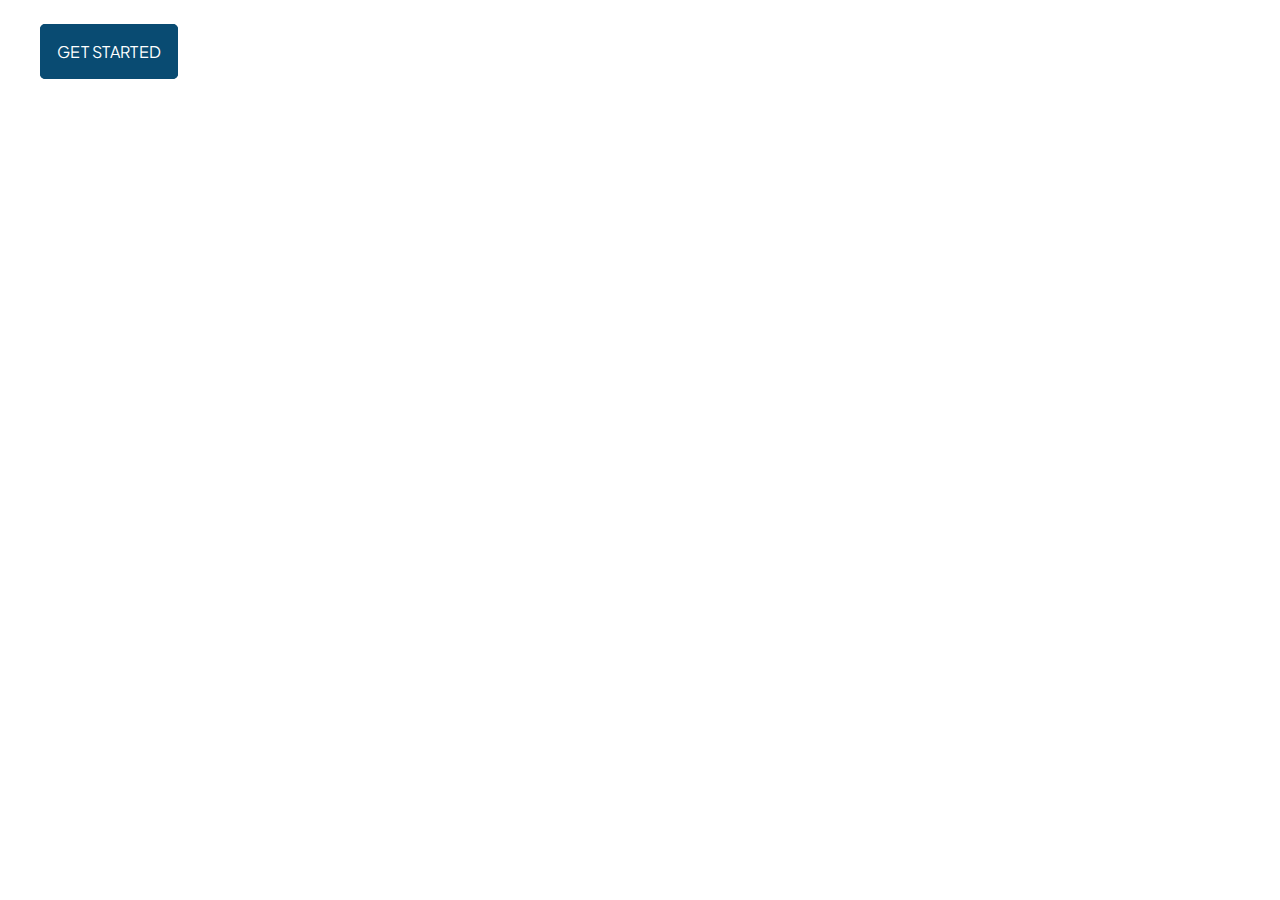
<file: atom/cta.html>
<!DOCTYPE html>
<html lang="en">

<head>
    <meta charset="UTF-8">
    <meta http-equiv="X-UA-Compatible" content="IE=edge">
    <meta name="viewport" content="width=device-width, initial-scale=1.0">
    <title>CTA</title>
    <link rel="stylesheet" href="../assets/css/style.css">
</head>

<body>
    <div style="padding: 40px;">
        <div class="cta">
            <a class="cw-btn" href="#" title="Get Started">Get Started</a>
        </div>
    </div>
</body>

</html>
</file>
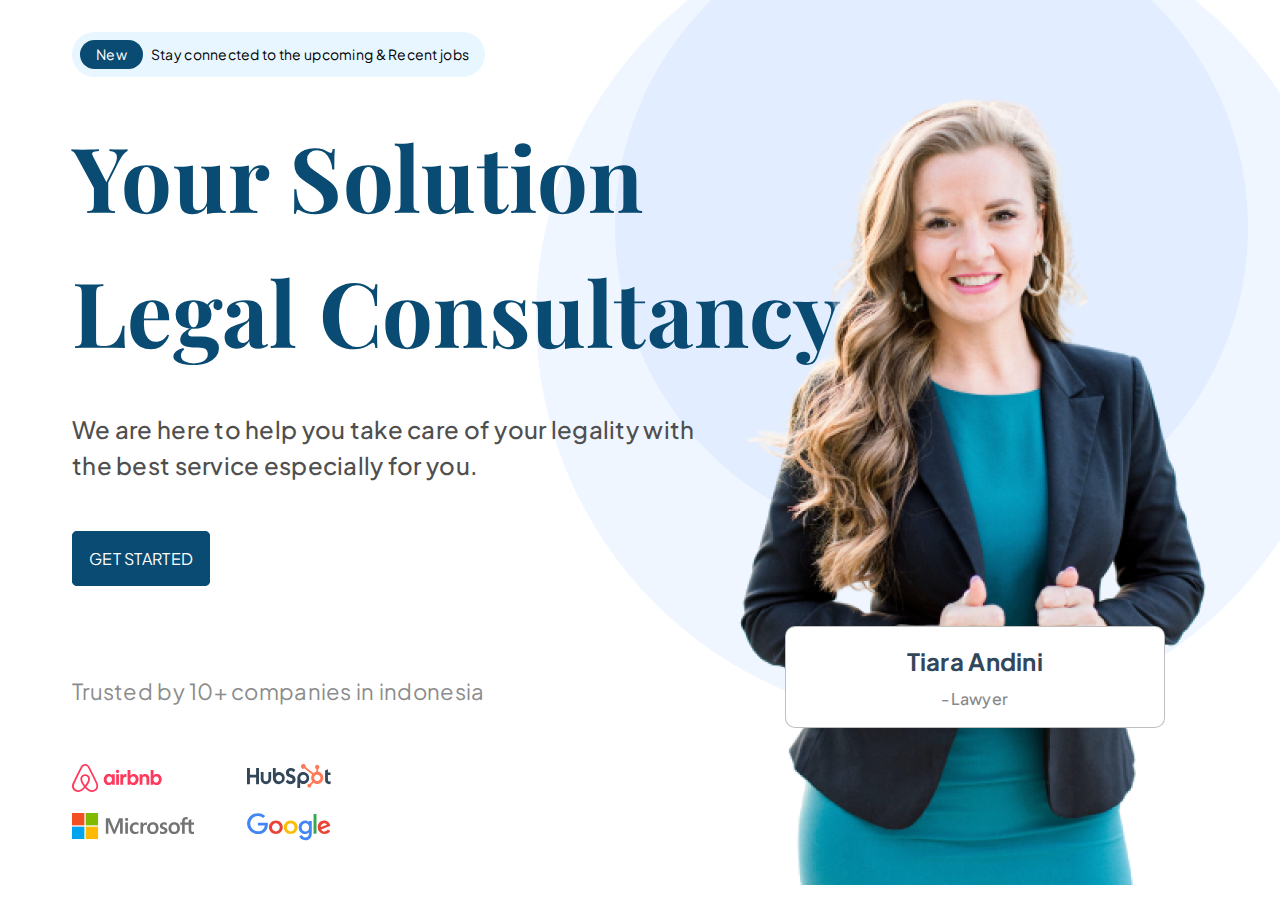
<file: molecule/banner.html>
<!DOCTYPE html>
<html lang="en">

<head>
    <meta charset="UTF-8">
    <meta http-equiv="X-UA-Compatible" content="IE=edge">
    <meta name="viewport" content="width=device-width, initial-scale=1.0">
    <title>Banner</title>
    <link rel="stylesheet" href="../assets/css/style.css">
</head>

<body>
    <div class="cw-banner">
        <div class="cw-banner__img">
            <img class="cw-banner__image" src="../assets/images/cw-hero-image.png" alt="Creating a brand">
        </div>
        <div class="cw-banner__content">
            <div class="cw-content-wrapper">
                <div class="cw-banner__wrapper">
                    <div class="cw-banner__promotion">
                        <span class="cw-banner__promo">New</span>
                        Stay connected to the upcoming & Recent jobs
                    </div>
                    <h1 class="cw-banner__title">Your Solution Legal Consultancy</h1>
                    <p class="cw-banner__desc">We are here to help you take care of your legality with the best service
                        especially for you.</p>
                    <div class="cw-banner__cta">
                        <a class="cw-btn" href="#" title="Get Started">Get Started</a>
                    </div>
                </div>
                <div class="cw-banner__companies">
                    <p class="cw-banner__company-title">Trusted by 10+ companies in indonesia</p>
                    <div class="cw-banner__company-wrapper">
                        <div class="cw-banner__company">
                            <svg width="90" height="28" viewBox="0 0 90 28" fill="none"
                                xmlns="http://www.w3.org/2000/svg">
                                <g clip-path="url(#clip0_8_74)">
                                    <path
                                        d="M25.7987 19.8442C25.6576 19.503 25.5252 19.1442 25.384 18.838L24.7311 17.3767L24.7046 17.3505C22.7634 13.1505 20.6899 8.88047 18.4929 4.68047L18.4046 4.50547C18.184 4.09422 17.9634 3.63922 17.734 3.21922C17.4517 2.72047 17.1782 2.18672 16.7282 1.67922C16.2895 1.14821 15.7375 0.720384 15.1119 0.426617C14.4863 0.13285 13.8027 -0.0195312 13.1105 -0.0195312C12.4183 -0.0195312 11.7347 0.13285 11.1091 0.426617C10.4835 0.720384 9.9315 1.14821 9.49286 1.67922C9.07815 2.18672 8.76933 2.72047 8.48698 3.21922C8.26639 3.67422 8.0458 4.12047 7.81639 4.53172L7.72815 4.70672C5.56639 8.90672 3.45757 13.1767 1.51639 17.3767L1.46345 17.4292C1.26933 17.8842 1.03992 18.3567 0.819331 18.8642C0.678155 19.1705 0.536978 19.503 0.395802 19.8705C0.0146542 20.8328 -0.107058 21.877 0.0426598 22.9001C0.192378 23.9233 0.608359 24.8901 1.24961 25.7053C1.89085 26.5205 2.73523 27.1559 3.69953 27.549C4.66383 27.942 5.71475 28.0791 6.74874 27.9467C7.74004 27.8173 8.69457 27.4899 9.55462 26.9842C10.7017 26.3455 11.8046 25.418 13.0399 24.0792C14.2752 25.418 15.4046 26.3455 16.5252 26.993C17.6028 27.6202 18.8232 27.9664 20.0723 27.9992C21.5188 28.0052 22.9186 27.492 24.0133 26.5543C25.108 25.6167 25.8237 24.318 26.0282 22.898C26.2645 21.8775 26.1845 20.8101 25.7987 19.8355V19.8442ZM13.1282 21.2967C11.6105 19.3717 10.6223 17.6042 10.287 16.0905C10.1481 15.5295 10.1181 14.9475 10.1987 14.3755C10.2605 13.9292 10.4282 13.5355 10.6576 13.203C11.187 12.4417 12.1134 11.9692 13.1282 11.9692C13.61 11.9546 14.088 12.0589 14.5192 12.2727C14.9505 12.4865 15.3214 12.8032 15.5987 13.1942C15.8282 13.5442 15.9958 13.9292 16.0487 14.3755C16.137 14.883 16.1017 15.4692 15.9605 16.0905C15.6252 17.578 14.637 19.363 13.1282 21.2967ZM24.3693 22.5917C24.2691 23.3127 23.9801 23.995 23.5311 24.5707C23.0822 25.1464 22.4889 25.5954 21.8105 25.873C21.1399 26.153 20.3987 26.2317 19.6752 26.153C18.9693 26.0655 18.2634 25.838 17.5399 25.418C16.3386 24.6817 15.2584 23.7668 14.337 22.7055C16.1899 20.4305 17.3105 18.3567 17.734 16.5105C17.937 15.6355 17.9634 14.848 17.8752 14.1217C17.765 13.4333 17.5062 12.7767 17.1164 12.1967C16.6713 11.5678 16.0773 11.057 15.3865 10.7091C14.6957 10.3613 13.9293 10.187 13.1546 10.2017C11.5223 10.2017 10.0664 10.9542 9.18404 12.188C8.78684 12.7665 8.53013 13.4284 8.43404 14.1217C8.31933 14.8567 8.3458 15.6705 8.57521 16.5105C8.99874 18.3567 10.1458 20.4567 11.9723 22.723C11.0665 23.8046 9.98377 24.7275 8.76933 25.453C8.03698 25.873 7.33992 26.0917 6.63404 26.1792C5.53629 26.3187 4.4274 26.0228 3.54841 25.3559C2.66942 24.6891 2.09138 23.7051 1.93992 22.618C1.85168 21.918 1.91345 21.218 2.1958 20.4305C2.28404 20.1505 2.41639 19.8705 2.55757 19.538C2.75168 19.083 2.9811 18.6105 3.20168 18.138L3.23698 18.0767C5.14286 13.903 7.22521 9.64172 9.38698 5.46797L9.47521 5.29297C9.6958 4.87297 9.91639 4.42672 10.1458 4.00672C10.3752 3.56047 10.6223 3.13172 10.9399 2.78172C11.2149 2.45624 11.5584 2.19448 11.9464 2.01488C12.3344 1.83528 12.7573 1.74221 13.1855 1.74221C13.6137 1.74221 14.0366 1.83528 14.4246 2.01488C14.8126 2.19448 15.1561 2.45624 15.4311 2.78172C15.7399 3.13172 15.9958 3.56047 16.2252 4.00672C16.4458 4.42672 16.6664 4.88172 16.8958 5.29297L16.984 5.46797C19.137 9.64172 21.2193 13.903 23.1605 18.0767L23.187 18.103C23.4164 18.558 23.6105 19.0655 23.8311 19.503C23.9723 19.8442 24.1134 20.1155 24.2017 20.4042C24.3693 21.1917 24.4576 21.8917 24.3693 22.5917ZM36.6517 21.1042C35.9868 21.1139 35.3283 20.9749 34.7249 20.6977C34.1215 20.4205 33.5889 20.0122 33.1664 19.503C32.217 18.4179 31.7132 17.0189 31.7546 15.583C31.7401 14.1158 32.2602 12.6927 33.2193 11.5755C33.663 11.0598 34.2152 10.6468 34.8372 10.3656C35.4592 10.0844 36.1358 9.94184 36.8193 9.94797C37.4625 9.93051 38.0996 10.0755 38.6707 10.3694C39.2418 10.6633 39.7282 11.0964 40.084 11.628L40.1723 10.2542H42.7487V20.8242H40.1634L40.0752 19.2842C39.7083 19.8518 39.2012 20.3169 38.602 20.6355C38.0028 20.954 37.3314 21.1154 36.6517 21.1042ZM37.3223 18.5842C37.834 18.5842 38.284 18.4442 38.7076 18.1905C39.0958 17.9105 39.4134 17.543 39.6605 17.0967C39.8811 16.6505 39.9958 16.1167 39.9958 15.5217C40.0302 15.0049 39.9288 14.4882 39.7014 14.0219C39.4741 13.5556 39.1286 13.1559 38.6987 12.8617C38.2857 12.6065 37.8089 12.4713 37.3223 12.4713C36.8357 12.4713 36.3588 12.6065 35.9458 12.8617C35.5576 13.1417 35.2399 13.5092 34.9929 13.9555C34.7595 14.4476 34.6447 14.9868 34.6576 15.5305C34.6232 16.0472 34.7246 16.564 34.952 17.0303C35.1793 17.4965 35.5248 17.8963 35.9546 18.1905C36.3693 18.4442 36.8193 18.5842 37.3223 18.5842ZM47.1605 7.40172C47.1605 7.70797 47.1076 7.98797 46.9664 8.21547C46.8252 8.43422 46.6311 8.63547 46.3752 8.77547C46.1193 8.91547 45.8458 8.96797 45.5634 8.96797C45.2811 8.96797 44.9987 8.91547 44.7429 8.77547C44.5009 8.64187 44.2973 8.44909 44.1517 8.21547C44.015 7.96621 43.948 7.68527 43.9576 7.40172C43.9576 7.08672 44.0193 6.80672 44.1517 6.58797C44.2929 6.32547 44.4958 6.16797 44.7429 6.02797C44.9987 5.88797 45.2723 5.82672 45.5634 5.82672C45.8443 5.8203 46.122 5.88627 46.3695 6.01816C46.617 6.15006 46.8257 6.34338 46.9752 6.57922C47.1036 6.83432 47.1672 7.11668 47.1605 7.40172ZM44.1605 20.7892V10.2367H46.9664V20.8067H44.1517L44.1605 20.7892ZM54.4664 13.0017V13.0367C54.334 12.9755 54.1576 12.9492 54.0252 12.923C53.8487 12.888 53.7076 12.888 53.5399 12.888C52.7546 12.888 52.1634 13.1155 51.7752 13.588C51.3517 14.0692 51.1576 14.743 51.1576 15.6092V20.798H48.3429V10.228H50.9282L51.0164 11.8292C51.2987 11.2692 51.634 10.8492 52.1105 10.5342C52.5844 10.2282 53.1424 10.0753 53.7076 10.0967C53.9105 10.0967 54.1046 10.1142 54.2723 10.1492C54.3605 10.1755 54.4134 10.1755 54.4664 10.2017V13.0017ZM55.5958 20.7892V5.89672H58.4017V11.5842C58.7987 11.0767 59.2487 10.683 59.8134 10.3767C60.7074 9.94205 61.723 9.81875 62.6964 10.0267C63.6697 10.2347 64.544 10.7618 65.1782 11.523C66.1296 12.6102 66.6336 14.0128 66.5899 15.4517C66.6044 16.9189 66.0843 18.342 65.1252 19.4592C64.6816 19.9749 64.1293 20.3879 63.5073 20.6691C62.8853 20.9503 62.2088 21.0928 61.5252 21.0867C60.882 21.1042 60.2449 20.9591 59.6738 20.6653C59.1027 20.3714 58.6164 19.9383 58.2605 19.4067L58.1723 20.7805L55.5958 20.8067V20.7892ZM61.0223 18.5842C61.5252 18.5842 61.9752 18.4442 62.3987 18.1905C62.787 17.9105 63.1046 17.543 63.3517 17.0967C63.5811 16.6505 63.687 16.1167 63.687 15.5217C63.687 14.9355 63.5811 14.4017 63.3517 13.9555C63.12 13.5252 62.7944 13.1515 62.3987 12.8617C61.9857 12.6065 61.5089 12.4713 61.0223 12.4713C60.5357 12.4713 60.0588 12.6065 59.6458 12.8617C59.2487 13.1417 58.9399 13.5092 58.684 13.9555C58.4507 14.4476 58.3359 14.9868 58.3487 15.5305C58.3143 16.0472 58.4158 16.564 58.6431 17.0303C58.8705 17.4965 59.216 17.8963 59.6458 18.1905C60.0605 18.4442 60.5105 18.5842 61.0223 18.5842ZM67.6487 20.798V10.228H70.234L70.3223 11.6017C70.6471 11.0751 71.108 10.6442 71.6572 10.3534C72.2063 10.0627 72.8238 9.9227 73.4458 9.94797C74.1571 9.93579 74.8562 10.1318 75.4557 10.5116C76.0552 10.8913 76.5285 11.4379 76.8164 12.083C77.1252 12.748 77.2929 13.5705 77.2929 14.4892V20.8242H74.4782V14.8567C74.4782 14.1217 74.3105 13.5442 73.9752 13.1155C73.6399 12.6955 73.1811 12.468 72.5987 12.468C72.1752 12.468 71.8046 12.5555 71.4782 12.748C71.1693 12.9492 70.9135 13.203 70.7193 13.5617C70.5231 13.9244 70.4257 14.3316 70.437 14.743V20.798H67.6487ZM78.6958 20.798V5.88797H81.5105V11.5755C81.8918 11.0651 82.3877 10.65 82.959 10.3629C83.5303 10.0758 84.1612 9.92477 84.8017 9.92172C85.4666 9.91207 86.1251 10.051 86.7285 10.3282C87.3318 10.6054 87.8645 11.0138 88.287 11.523C89.2316 12.6102 89.7321 14.0085 89.6899 15.443C89.7052 16.9103 89.185 18.3336 88.2252 19.4505C87.7816 19.9662 87.2293 20.3792 86.6073 20.6604C85.9853 20.9415 85.3088 21.0841 84.6252 21.078C83.982 21.0954 83.3449 20.9504 82.7738 20.6565C82.2027 20.3626 81.7164 19.9295 81.3605 19.398L81.2811 20.7717L78.6958 20.798ZM84.1487 18.5842C84.6605 18.5842 85.1105 18.4442 85.5252 18.1905C85.9223 17.9105 86.2311 17.543 86.487 17.0967C86.7076 16.6505 86.8223 16.1167 86.8223 15.5217C86.8567 15.0049 86.7552 14.4882 86.5279 14.0219C86.3005 13.5556 85.955 13.1559 85.5252 12.8617C85.1122 12.6065 84.6354 12.4713 84.1487 12.4713C83.6621 12.4713 83.1853 12.6065 82.7723 12.8617C82.384 13.1417 82.0664 13.5092 81.8193 13.9555C81.573 14.4432 81.4576 14.9856 81.484 15.5305C81.4496 16.0472 81.5511 16.564 81.7784 17.0303C82.0058 17.4965 82.3513 17.8963 82.7811 18.1905C83.1958 18.4442 83.6193 18.5842 84.1487 18.5842Z"
                                        fill="#FF385C" />
                                </g>
                                <defs>
                                    <clipPath id="clip0_8_74">
                                        <rect width="90" height="28" fill="white" />
                                    </clipPath>
                                </defs>
                            </svg>
                        </div>
                        <div class="cw-banner__company">
                            <svg width="84" height="24" viewBox="0 0 84 24" fill="none"
                                xmlns="http://www.w3.org/2000/svg">
                                <g clip-path="url(#clip0_8_76)">
                                    <path
                                        d="M9.09675 3.97266V10.7424H2.92846V3.97266H0V20.1327H2.92846V13.5828H9.09675V20.1327H12.0252V3.97266H9.09675Z"
                                        fill="#33475B" />
                                    <path
                                        d="M21.3966 14.9089C21.3966 15.5566 21.1414 16.1777 20.687 16.6356C20.2327 17.0936 19.6165 17.3508 18.9739 17.3508C18.3314 17.3508 17.7152 17.0936 17.2608 16.6356C16.8065 16.1777 16.5512 15.5566 16.5512 14.9089V7.9873H13.7734V14.9089C13.7734 16.2978 14.3208 17.6298 15.2952 18.6119C16.2695 19.5939 17.591 20.1457 18.9689 20.1457C20.3468 20.1457 21.6683 19.5939 22.6427 18.6119C23.617 17.6298 24.1644 16.2978 24.1644 14.9089V7.9873H21.3966V14.9089Z"
                                        fill="#33475B" />
                                    <path
                                        d="M41.9777 8.70035C41.9777 7.28161 42.9089 6.83183 43.9291 6.83183C44.7512 6.83183 45.8374 7.46238 46.5476 8.22743L48.367 6.06678C47.4587 4.82882 45.6164 3.97266 44.1084 3.97266C41.0953 3.97266 38.9158 5.75151 38.9158 8.70035C38.9158 14.1714 45.5504 12.4359 45.5504 15.4976C45.5504 16.442 44.6408 17.2764 43.5991 17.2764C41.9562 17.2764 41.4239 16.4665 40.6692 15.6104L38.6504 17.7262C39.9417 19.3243 41.5344 20.1356 43.4427 20.1356C46.3052 20.1356 48.608 18.3351 48.608 15.5207C48.608 9.44659 41.9734 11.3339 41.9734 8.70035"
                                        fill="#33475B" />
                                    <path
                                        d="M83.022 17.5512C81.3805 17.5512 80.9142 16.8353 80.9142 15.7391V10.887H83.4653V8.42844H80.9142V5.18457L78.0977 6.45869V16.3421C78.0977 18.8701 79.828 20.1443 82.2012 20.1443C82.5734 20.1511 82.9454 20.1211 83.3118 20.0546L83.9991 17.5049C83.6891 17.5266 83.3333 17.5483 83.022 17.5483"
                                        fill="#33475B" />
                                    <path
                                        d="M31.9702 8.06813C30.5942 8.06813 29.6343 8.47018 28.7059 9.38853V4.06934H25.9238V13.9282C25.9238 17.619 28.5711 20.1469 31.5454 20.1469C34.8455 20.1469 37.7482 17.5741 37.7482 14.109C37.7482 10.6872 35.0765 8.06958 31.9702 8.06958V8.06813ZM31.9529 17.3254C31.3286 17.3254 30.7183 17.1388 30.1992 16.7892C29.6801 16.4396 29.2755 15.9426 29.0366 15.3613C28.7977 14.7799 28.7352 14.1402 28.857 13.523C28.9788 12.9058 29.2794 12.3389 29.7209 11.8939C30.1623 11.4489 30.7248 11.1459 31.3371 11.0231C31.9494 10.9004 32.5841 10.9634 33.1609 11.2042C33.7377 11.445 34.2307 11.8528 34.5776 12.376C34.9244 12.8993 35.1095 13.5144 35.1095 14.1437C35.1095 14.9875 34.777 15.7968 34.185 16.3935C33.593 16.9902 32.7901 17.3254 31.9529 17.3254Z"
                                        fill="#33475B" />
                                    <path
                                        d="M62.1798 13.9618C62.1798 10.4909 59.2829 7.92383 55.9771 7.92383C53.0027 7.92383 50.3555 10.4518 50.3555 14.1426V24.0072H53.1376V18.6808C54.0645 19.5977 55.0258 20.0012 56.4004 20.0012C59.5067 20.0012 62.1784 17.385 62.1784 13.9618H62.1798ZM59.5455 13.9271C59.5455 14.5564 59.3603 15.1715 59.0135 15.6947C58.6666 16.2179 58.1736 16.6258 57.5969 16.8666C57.0201 17.1074 56.3854 17.1704 55.7731 17.0476C55.1607 16.9249 54.5983 16.6218 54.1568 16.1769C53.7154 15.7319 53.4147 15.165 53.2929 14.5478C53.1711 13.9306 53.2336 13.2909 53.4726 12.7095C53.7115 12.1281 54.1161 11.6312 54.6352 11.2816C55.1543 10.932 55.7646 10.7454 56.3889 10.7454C57.2261 10.7454 58.0289 11.0806 58.6209 11.6773C59.2129 12.274 59.5455 13.0832 59.5455 13.9271Z"
                                        fill="#33475B" />
                                    <path
                                        d="M71.1666 7.78787V4.97063C71.536 4.79667 71.8488 4.52054 72.0685 4.17438C72.2882 3.82823 72.4059 3.42628 72.4077 3.01535V2.95027C72.4077 2.37493 72.181 1.82315 71.7774 1.41632C71.3738 1.00949 70.8263 0.780939 70.2555 0.780939H70.191C69.6202 0.780939 69.0727 1.00949 68.6691 1.41632C68.2655 1.82315 68.0387 2.37493 68.0387 2.95027V3.01535C68.0406 3.42628 68.1583 3.82823 68.378 4.17438C68.5977 4.52054 68.9105 4.79667 69.2798 4.97063V7.78787C68.2182 7.95157 67.2184 8.3951 66.3815 9.07356L58.7167 3.05584C58.771 2.8574 58.7999 2.6528 58.8028 2.44698C58.8037 1.96352 58.6622 1.49067 58.3964 1.08823C58.1306 0.685791 57.7524 0.371847 57.3096 0.186108C56.8667 0.000369021 56.3792 -0.0488204 55.9086 0.0447614C55.438 0.138343 55.0056 0.370492 54.6659 0.711844C54.3262 1.0532 54.0946 1.48842 54.0004 1.96245C53.9061 2.43649 53.9535 2.92805 54.1365 3.37496C54.3194 3.82186 54.6298 4.20404 55.0283 4.47314C55.4267 4.74224 55.8954 4.88618 56.3751 4.88675C56.7945 4.88486 57.2061 4.77217 57.5689 4.55991L65.1174 10.4793C64.4392 11.5118 64.0853 12.7264 64.1019 13.9647C64.1186 15.203 64.5049 16.4075 65.2107 17.4211L62.915 19.7351C62.7293 19.6753 62.5359 19.6436 62.3411 19.6411C61.9473 19.6414 61.5625 19.7593 61.2352 19.98C60.9079 20.2007 60.6529 20.5142 60.5023 20.8809C60.3517 21.2477 60.3124 21.6511 60.3893 22.0404C60.4662 22.4296 60.6558 22.7872 60.9343 23.0678C61.2127 23.3485 61.5674 23.5396 61.9536 23.6171C62.3398 23.6946 62.7401 23.655 63.104 23.5033C63.4678 23.3515 63.7789 23.0944 63.9978 22.7646C64.2167 22.4347 64.3337 22.0468 64.334 21.6499C64.3316 21.4534 64.3001 21.2585 64.2408 21.0714L66.5121 18.782C67.2527 19.3565 68.114 19.7525 69.0298 19.9397C69.9457 20.1268 70.892 20.1003 71.7961 19.8619C72.7002 19.6236 73.5383 19.1799 74.246 18.5647C74.9537 17.9495 75.5124 17.1793 75.8792 16.3129C76.246 15.4465 76.4112 14.507 76.3621 13.5664C76.3131 12.6257 76.0511 11.7088 75.5962 10.886C75.1414 10.0631 74.5057 9.35614 73.7379 8.81913C72.9701 8.28212 72.0906 7.92936 71.1666 7.78787ZM70.2254 17.0523C69.6041 17.0518 68.9969 16.8656 68.4806 16.5173C67.9642 16.169 67.5619 15.6742 67.3245 15.0955C67.0871 14.5168 67.0252 13.8801 67.1466 13.266C67.2681 12.6518 67.5674 12.0878 68.0069 11.6451C68.4463 11.2023 69.006 10.9009 69.6154 10.7787C70.2248 10.6566 70.8564 10.7193 71.4304 10.9589C72.0044 11.1984 72.4951 11.6042 72.8404 12.1248C73.1858 12.6454 73.3702 13.2574 73.3705 13.8837C73.3705 14.7237 73.0395 15.5293 72.4502 16.1232C71.8609 16.7172 71.0616 17.0509 70.2283 17.0509"
                                        fill="#FF7A59" />
                                </g>
                                <defs>
                                    <clipPath id="clip0_8_76">
                                        <rect width="84" height="24" fill="white" />
                                    </clipPath>
                                </defs>
                            </svg>
                        </div>
                        <div class="cw-banner__company">
                            <svg width="122" height="26" viewBox="0 0 122 26" fill="none"
                                xmlns="http://www.w3.org/2000/svg">
                                <g clip-path="url(#clip0_8_94)">
                                    <path
                                        d="M43.0641 14.9753L42.337 17.0311H42.2764C42.1552 16.5675 41.933 15.8621 41.5694 15.0156L37.6711 5.24042H33.8535V20.8203H36.3783V11.2063C36.3783 10.6017 36.3783 9.91639 36.3581 9.06987C36.338 8.64662 36.2976 8.32414 36.2774 8.08228H36.3379C36.4591 8.68693 36.6005 9.13034 36.7015 9.41251L41.3876 20.78H43.1651L47.8108 9.31173C47.9118 9.04972 48.0128 8.52569 48.1138 8.08228H48.1744C48.1138 9.23111 48.0734 10.259 48.0532 10.8838V20.7598H50.7396V5.20011H47.0634L43.0641 14.9753ZM53.2846 9.5939H55.9105V20.7598H53.2846V9.5939ZM54.6177 4.87763C54.1734 4.87763 53.8098 5.03887 53.5068 5.32104C53.2038 5.60321 53.0423 5.966 53.0423 6.40941C53.0423 6.83266 53.2038 7.19546 53.5068 7.47763C53.8098 7.7598 54.1734 7.90088 54.6177 7.90088C55.0621 7.90088 55.4459 7.73964 55.7287 7.47763C56.0317 7.19546 56.1932 6.83266 56.1932 6.40941C56.1932 5.98615 56.0317 5.62336 55.7287 5.32104C55.4661 5.03887 55.0823 4.87763 54.6177 4.87763ZM65.2221 9.49313C64.7373 9.39235 64.2323 9.33189 63.7476 9.33189C62.5558 9.33189 61.4651 9.59391 60.5562 10.1179C59.6472 10.642 58.9201 11.3675 58.4555 12.2745C57.9707 13.2017 57.7283 14.2699 57.7283 15.4993C57.7283 16.5675 57.9707 17.5148 58.4353 18.3815C58.8999 19.228 59.5462 19.9133 60.4148 20.3769C61.2429 20.8404 62.2125 21.0823 63.3032 21.0823C64.5555 21.0823 65.626 20.8203 66.4744 20.3365L66.4946 20.3164V17.8978L66.3936 17.9784C66.0098 18.2606 65.5654 18.5024 65.1211 18.6435C64.6565 18.8048 64.2323 18.8854 63.8687 18.8854C62.8184 18.8854 61.9903 18.5831 61.4045 17.9179C60.7985 17.273 60.4956 16.3862 60.4956 15.2776C60.4956 14.1288 60.7985 13.2218 61.4247 12.5567C62.0509 11.8916 62.879 11.5489 63.8889 11.5489C64.7373 11.5489 65.6058 11.8311 66.3936 12.3955L66.4946 12.4761V9.91639L66.4744 9.89623C66.131 9.75515 65.7472 9.5939 65.2221 9.49313ZM73.8873 9.41251C73.2409 9.41251 72.635 9.61406 72.1098 10.0373C71.6654 10.4001 71.3624 10.9241 71.0999 11.5489H71.0797V9.5939H68.4538V20.7598H71.0797V15.0559C71.0797 14.0885 71.2817 13.2823 71.726 12.6978C72.1704 12.0931 72.736 11.7908 73.4227 11.7908C73.6651 11.7908 73.9075 11.8513 74.2105 11.8916C74.4932 11.9722 74.6952 12.0528 74.8366 12.1536L74.9376 12.2342V9.61406L74.877 9.5939C74.6952 9.47297 74.3317 9.41251 73.8873 9.41251ZM81.0376 9.35205C79.1995 9.35205 77.725 9.89623 76.6949 10.9644C75.6446 12.0327 75.1396 13.504 75.1396 15.3582C75.1396 17.0916 75.6648 18.5024 76.6747 19.5303C77.6846 20.5381 79.0581 21.0621 80.775 21.0621C82.5727 21.0621 84.0068 20.5179 85.037 19.4296C86.0873 18.3412 86.5923 16.89 86.5923 15.0962C86.5923 13.3226 86.1075 11.9117 85.1177 10.8838C84.1684 9.85592 82.7747 9.35205 81.0376 9.35205ZM83.1383 17.9381C82.6535 18.5629 81.886 18.8652 80.9366 18.8652C79.9873 18.8652 79.2197 18.5629 78.6744 17.8978C78.129 17.273 77.8664 16.366 77.8664 15.2172C77.8664 14.028 78.1492 13.121 78.6744 12.4761C79.2197 11.8311 79.9671 11.5086 80.9164 11.5086C81.8456 11.5086 82.5727 11.811 83.0979 12.4358C83.623 13.0606 83.9058 13.9675 83.9058 15.1567C83.8654 16.366 83.6432 17.3133 83.1383 17.9381ZM92.4499 14.2296C91.6217 13.8869 91.0965 13.6249 90.8542 13.4032C90.6522 13.2017 90.5512 12.9195 90.5512 12.5567C90.5512 12.2544 90.6724 11.952 90.9754 11.7505C91.2783 11.5489 91.6217 11.4482 92.1267 11.4482C92.5711 11.4482 93.0356 11.5288 93.48 11.6497C93.9244 11.7706 94.3283 11.952 94.6515 12.1939L94.7525 12.2745V9.81561L94.6919 9.79546C94.3889 9.67453 93.985 9.5536 93.5002 9.45282C93.0154 9.3722 92.5711 9.33189 92.2075 9.33189C90.9552 9.33189 89.925 9.63421 89.1171 10.2993C88.3091 10.9241 87.9254 11.7706 87.9254 12.7582C87.9254 13.2823 88.0062 13.7458 88.1879 14.1288C88.3697 14.5117 88.6323 14.8745 88.9959 15.1769C89.3595 15.459 89.8846 15.7815 90.6118 16.0838C91.2177 16.3458 91.6823 16.5474 91.9651 16.7086C92.2479 16.8699 92.4297 17.0513 92.5711 17.1924C92.672 17.3536 92.7326 17.5551 92.7326 17.8172C92.7326 18.5629 92.1671 18.9257 91.0158 18.9257C90.5714 18.9257 90.1068 18.8451 89.5615 18.6637C89.0161 18.4823 88.5111 18.2203 88.087 17.9179L87.986 17.8373V20.397L88.0466 20.4172C88.4303 20.5986 88.8949 20.7195 89.4605 20.8606C90.026 20.9613 90.531 21.042 90.9754 21.042C92.3287 21.042 93.4396 20.7396 94.2273 20.0745C95.0353 19.4296 95.4595 18.6032 95.4595 17.535C95.4595 16.7893 95.2575 16.1241 94.8131 15.6203C94.2273 15.1365 93.5002 14.6327 92.4499 14.2296ZM102.388 9.35205C100.55 9.35205 99.075 9.89623 98.0449 10.9644C97.0148 12.0327 96.4896 13.504 96.4896 15.3582C96.4896 17.0916 97.0148 18.5024 98.0247 19.5303C99.0346 20.5381 100.408 21.0621 102.125 21.0621C103.923 21.0621 105.357 20.5179 106.387 19.4296C107.437 18.3412 107.942 16.89 107.942 15.0962C107.942 13.3226 107.457 11.9117 106.468 10.8838C105.518 9.85592 104.125 9.35205 102.388 9.35205ZM104.468 17.9381C103.983 18.5629 103.216 18.8652 102.266 18.8652C101.297 18.8652 100.55 18.5629 100.004 17.8978C99.4588 17.273 99.1962 16.366 99.1962 15.2172C99.1962 14.028 99.479 13.121 100.004 12.4761C100.55 11.8311 101.297 11.5086 102.246 11.5086C103.155 11.5086 103.903 11.811 104.428 12.4358C104.953 13.0606 105.236 13.9675 105.236 15.1567C105.236 16.366 104.973 17.3133 104.468 17.9381ZM121.98 11.7505V9.5939H119.334V6.28848L119.254 6.30863L116.749 7.05437L116.688 7.07453V9.5939H112.729V8.18305C112.729 7.53809 112.891 7.03422 113.174 6.71173C113.456 6.38925 113.881 6.22801 114.406 6.22801C114.769 6.22801 115.153 6.30863 115.577 6.49003L115.678 6.55049V4.27298L115.618 4.25282C115.254 4.13189 114.769 4.05127 114.143 4.05127C113.355 4.05127 112.669 4.23266 112.043 4.53499C111.416 4.87763 110.952 5.34119 110.608 5.966C110.265 6.57065 110.083 7.25592 110.083 8.04197V9.5939H108.245V11.7303H110.083V20.7598H112.729V11.7505H116.688V17.4947C116.688 19.8528 117.799 21.042 120.021 21.042C120.385 21.042 120.768 20.9815 121.132 20.921C121.516 20.8404 121.799 20.7396 121.96 20.659L121.98 20.6389V18.4823L121.879 18.5629C121.718 18.6637 121.576 18.7443 121.334 18.8048C121.132 18.8652 120.95 18.8854 120.809 18.8854C120.284 18.8854 119.92 18.7644 119.657 18.4621C119.415 18.18 119.294 17.7164 119.294 17.0311V11.7505H121.98Z"
                                        fill="#737373" />
                                    <path d="M0 0H12.3818V12.355H0V0Z" fill="#F25022" />
                                    <path d="M13.6738 0H26.0556V12.355H13.6738V0Z" fill="#7FBA00" />
                                    <path d="M0 13.645H12.3818V26.0001H0V13.645Z" fill="#00A4EF" />
                                    <path d="M13.6738 13.645H26.0556V26.0001H13.6738V13.645Z" fill="#FFB900" />
                                </g>
                                <defs>
                                    <clipPath id="clip0_8_94">
                                        <rect width="122" height="26" fill="white" />
                                    </clipPath>
                                </defs>
                            </svg>
                        </div>
                        <div class="cw-banner__company">
                            <svg width="84" height="28" viewBox="0 0 84 28" fill="none" xmlns="http://www.w3.org/2000/svg">
                                <g clip-path="url(#clip0_8_87)">
                                    <path
                                        d="M35.7466 14.3593C35.7466 18.2458 32.6614 21.1098 28.8752 21.1098C25.0891 21.1098 22.0039 18.2458 22.0039 14.3593C22.0039 10.4454 25.0891 7.60889 28.8752 7.60889C32.6614 7.60889 35.7466 10.4454 35.7466 14.3593ZM32.7386 14.3593C32.7386 11.9306 30.9505 10.2689 28.8752 10.2689C26.7999 10.2689 25.0118 11.9306 25.0118 14.3593C25.0118 16.7637 26.7999 18.4498 28.8752 18.4498C30.9505 18.4498 32.7386 16.7606 32.7386 14.3593Z"
                                        fill="#EA4335" />
                                    <path
                                        d="M50.5708 14.3593C50.5708 18.2458 47.4856 21.1098 43.6994 21.1098C39.9133 21.1098 36.8281 18.2458 36.8281 14.3593C36.8281 10.4485 39.9133 7.60889 43.6994 7.60889C47.4856 7.60889 50.5708 10.4454 50.5708 14.3593ZM47.5628 14.3593C47.5628 11.9306 45.7747 10.2689 43.6994 10.2689C41.6242 10.2689 39.8361 11.9306 39.8361 14.3593C39.8361 16.7637 41.6242 18.4498 43.6994 18.4498C45.7747 18.4498 47.5628 16.7606 47.5628 14.3593Z"
                                        fill="#FBBC05" />
                                    <path
                                        d="M64.7757 8.01671V20.1358C64.7757 25.1211 61.7925 27.1571 58.2657 27.1571C54.9459 27.1571 52.9478 24.9689 52.1942 23.1793L54.8131 22.105C55.2794 23.2037 56.422 24.5002 58.2626 24.5002C60.5201 24.5002 61.9191 23.1276 61.9191 20.5437V19.5728H61.8141C61.1409 20.3915 59.8438 21.1067 58.207 21.1067C54.7822 21.1067 51.6445 18.1667 51.6445 14.3837C51.6445 10.5732 54.7822 7.60889 58.207 7.60889C59.8407 7.60889 61.1378 8.3241 61.8141 9.11845H61.9191V8.01976H64.7757V8.01671ZM62.1322 14.3837C62.1322 12.0067 60.5232 10.2689 58.4757 10.2689C56.4004 10.2689 54.6617 12.0067 54.6617 14.3837C54.6617 16.7363 56.4004 18.4498 58.4757 18.4498C60.5232 18.4498 62.1322 16.7363 62.1322 14.3837Z"
                                        fill="#4285F4" />
                                    <path d="M69.4846 0.913086V20.6957H66.5508V0.913086H69.4846Z" fill="#34A853" />
                                    <path
                                        d="M80.9176 16.5807L83.2523 18.1146C82.4988 19.2133 80.6829 21.1063 77.5453 21.1063C73.6541 21.1063 70.748 18.142 70.748 14.3559C70.748 10.3416 73.6788 7.60547 77.2086 7.60547C80.7632 7.60547 82.5019 10.3933 83.0701 11.8998L83.382 12.6668L74.2254 16.4042C74.9264 17.7585 76.0166 18.4494 77.5453 18.4494C79.077 18.4494 80.1394 17.7068 80.9176 16.5807ZM73.7313 14.152L79.8522 11.6472C79.5156 10.8042 78.5026 10.2168 77.3105 10.2168C75.7819 10.2168 73.6541 11.5468 73.7313 14.152Z"
                                        fill="#EA4335" />
                                    <path
                                        d="M10.8985 12.6031V9.73915H20.6913C20.7871 10.2383 20.8365 10.8287 20.8365 11.4678C20.8365 13.6165 20.2404 16.2735 18.3196 18.1665C16.4512 20.0839 14.064 21.1065 10.9016 21.1065C5.04015 21.1065 0.111328 16.4013 0.111328 10.6248C0.111328 4.84828 5.04015 0.143066 10.9016 0.143066C14.1443 0.143066 16.4543 1.39698 18.1899 3.03133L16.1393 5.0522C14.8947 3.90176 13.2085 3.00698 10.8985 3.00698C6.61824 3.00698 3.27059 6.40654 3.27059 10.6248C3.27059 14.8431 6.61824 18.2426 10.8985 18.2426C13.6749 18.2426 15.256 17.1439 16.269 16.1457C17.0904 15.3361 17.6309 14.1796 17.844 12.6L10.8985 12.6031Z"
                                        fill="#4285F4" />
                                </g>
                                <defs>
                                    <clipPath id="clip0_8_87">
                                        <rect width="84" height="28" fill="white" />
                                    </clipPath>
                                </defs>
                            </svg>
                        </div>
                    </div>
                </div>
                <div class="cw-banner__details">
                    <p class="cw-banner__name">Tiara Andini</p>
                    <p class="cw-banner__designation">-Lawyer</p>
                </div>
            </div>
        </div>
    </div>
</body>

</html>
</file>
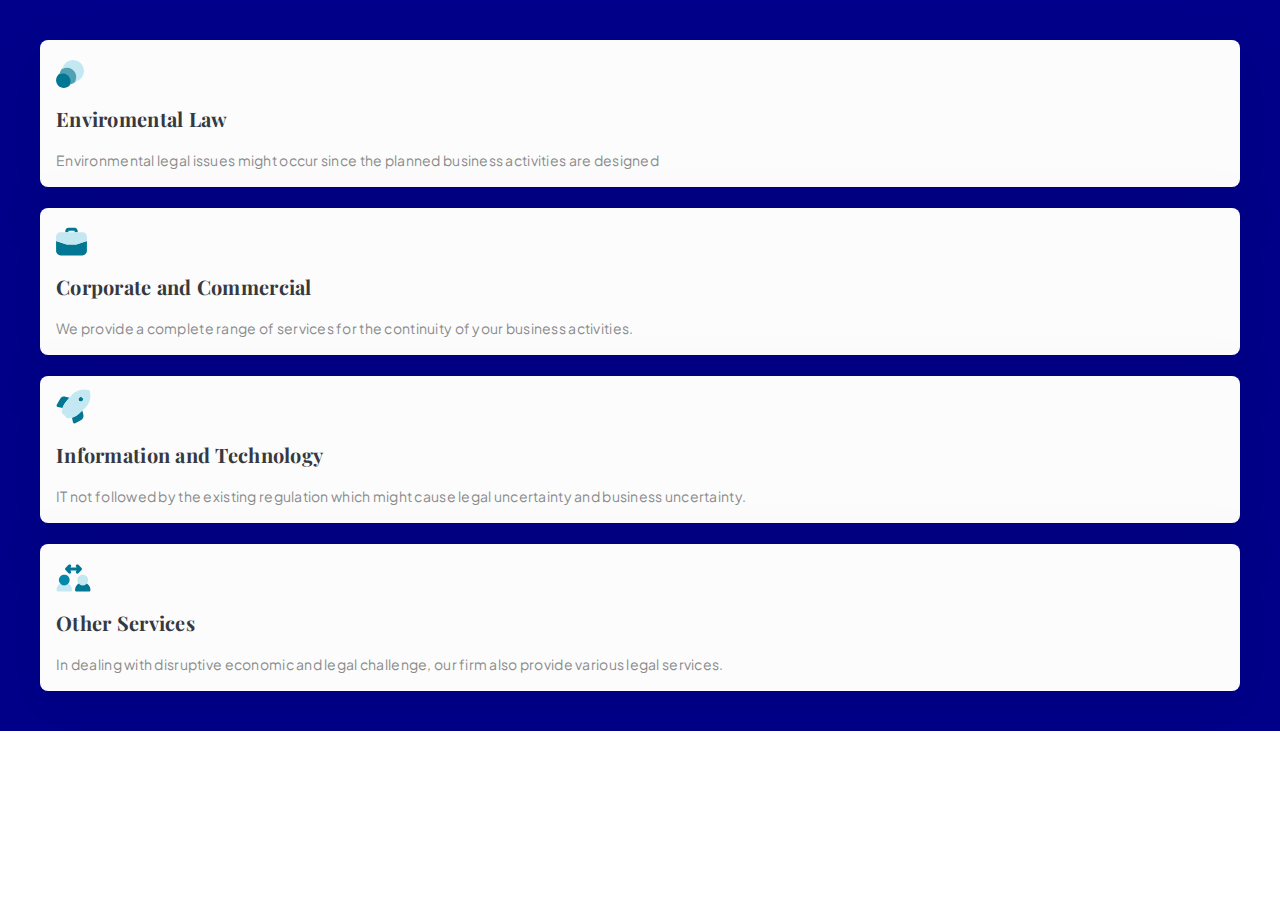
<file: molecule/tile.html>
<!DOCTYPE html>
<html lang="en">
<head>
    <meta charset="UTF-8">
    <meta http-equiv="X-UA-Compatible" content="IE=edge">
    <meta name="viewport" content="width=device-width, initial-scale=1.0">
    <title>Tile</title>
    <link rel="stylesheet" href="../assets/css/style.css">
</head>
<body>
    <div style="padding: 40px;background-color: darkblue;">
        <div class="cw-tile">
            <div class="cw-tile__icon">
                <svg class="cw-tile__first-one" viewBox="0 0 16 16" xmlns="http://www.w3.org/2000/svg">
                    <path d="M7.79232 15.9167C12.0495 15.9167 15.5007 12.4655 15.5007 8.20833C15.5007 3.95114 12.0495 0.5 7.79232 0.5C3.53512 0.5 0.0839844 3.95114 0.0839844 8.20833C0.0839844 12.4655 3.53512 15.9167 7.79232 15.9167Z" fill="#027794"/>
                </svg>
                <svg class="cw-tile__first-two" viewBox="0 0 20 20" xmlns="http://www.w3.org/2000/svg">
                    <path d="M9.95766 0.791504C5.2041 0.791982 1.22472 4.39529 0.753906 9.12548C4.66326 7.44585 9.19405 9.25339 10.8737 13.1627C11.7079 15.1044 11.7079 17.3036 10.8737 19.2453C15.957 18.7398 19.6681 14.2092 19.1627 9.12588C18.6923 4.39492 14.7119 0.791072 9.95766 0.791504Z" fill="#52A0B4"/>
                </svg>
                <svg class="cw-tile__first-three" viewBox="0 0 22 22" xmlns="http://www.w3.org/2000/svg">
                    <path d="M11.1246 0.0834969C5.91811 0.085686 1.45599 3.80604 0.517578 8.92728C4.99909 6.47489 10.6201 8.11984 13.0725 12.6013C14.5865 15.368 14.5865 18.7155 13.0725 21.4822C18.9328 20.4087 22.8133 14.7877 21.7398 8.92736C20.8011 3.80294 16.3343 0.0815235 11.1246 0.0834969Z" fill="#C3E8F1"/>
                </svg>
            </div>
            <p class="cw-tile__title">Enviromental Law</p>
            <p class="cw-tile__desc">Environmental legal issues might occur since the planned business activities are designed</p>
        </div>
        <br>
        <div class="cw-tile">
            <div class="cw-tile__icon">
                <svg class="cw-tile__second-one" viewBox="0 0 31 29" xmlns="http://www.w3.org/2000/svg">
                    <path d="M12.4173 5.25V3.70833H18.584V5.25H21.6673V3.70833C21.6654 2.00626 20.2861 0.626943 18.584 0.625H12.4173C10.7152 0.626943 9.33593 2.00626 9.33398 3.70833V5.25H12.4173ZM10.625 17.5833L0.0839844 14.0696V23.75C0.0867748 26.3032 2.15581 28.3722 4.70898 28.375H26.2923C28.8455 28.3722 30.9145 26.3032 30.9173 23.75V14.0696L20.3763 17.5833H10.625Z" fill="#027794"/>
                </svg>
                <svg class="cw-tile__second-two" viewBox="0 0 31 13" xmlns="http://www.w3.org/2000/svg">
                    <path d="M26.2923 0.25H4.70898C2.15467 0.25 0.0839844 2.32069 0.0839844 4.875V9.06968L10.625 12.5833H20.3763L30.9173 9.06968V4.875C30.9173 2.32069 28.8466 0.25 26.2923 0.25Z" fill="#C3E8F1"/>
                </svg>
            </div>
            <p class="cw-tile__title">Corporate and Commercial</p>
            <p class="cw-tile__desc">We provide a complete range of services for the continuity of your business activities.</p>
        </div>
        <br>
        <div class="cw-tile">
            <div class="cw-tile__icon">
                <svg class="cw-tile__third-one" viewBox="0 0 28 28" xmlns="http://www.w3.org/2000/svg">
                    <path d="M26.3443 14.5419L22.6042 17.9808C20.6811 19.6573 18.4216 20.903 15.9774 21.6344L16.9698 26.2643C17.0205 26.5007 17.1261 26.7219 17.278 26.9099C17.4299 27.098 17.6239 27.2477 17.8444 27.347C18.0649 27.4463 18.3056 27.4923 18.5471 27.4814C18.7886 27.4705 19.0242 27.403 19.2348 27.2843L25.2555 23.8886C26.1028 23.3737 26.7648 22.603 27.1458 21.6875C27.5267 20.7721 27.6071 19.7594 27.3753 18.7953L26.3443 14.5419ZM10.2016 5.52932L13.4217 1.70617L9.40593 0.737266C8.42966 0.396838 7.36318 0.421197 6.40346 0.805844C5.44375 1.19049 4.65566 1.90944 4.18474 2.82989L0.792781 8.84224C0.673931 9.05283 0.606293 9.28844 0.595334 9.53001C0.584375 9.77157 0.630402 10.0123 0.729695 10.2328C0.828988 10.4533 0.978762 10.6474 1.16691 10.7993C1.35506 10.9512 1.57631 11.0567 1.81278 11.1073L6.54993 12.1227C7.33528 9.71205 8.57481 7.47398 10.2016 5.52932V5.52932ZM24.7983 5.59157C25.2556 5.59157 25.7027 5.45595 26.083 5.20185C26.4633 4.94775 26.7597 4.58658 26.9347 4.16403C27.1098 3.74147 27.1556 3.27651 27.0663 2.82793C26.9771 2.37935 26.7569 1.9673 26.4335 1.64389C26.11 1.32048 25.698 1.10024 25.2494 1.01101C24.8008 0.92178 24.3359 0.967575 23.9133 1.1426C23.4908 1.31763 23.1296 1.61403 22.8755 1.99432C22.6214 2.37461 22.4858 2.8217 22.4858 3.27907C22.486 3.89232 22.7297 4.48038 23.1633 4.91401C23.597 5.34764 24.185 5.59135 24.7983 5.59157V5.59157Z" fill="#027794"/>
                </svg>
                <svg class="cw-tile__third-two" viewBox="0 0 30 30" xmlns="http://www.w3.org/2000/svg">
                    <path d="M28.8442 2.17879C28.7747 1.91474 28.6363 1.67387 28.4432 1.48079C28.2501 1.2877 28.0093 1.14931 27.7452 1.07975C24.5827 0.257684 21.2523 0.345835 18.1377 1.33405C15.0231 2.32226 12.2511 4.17033 10.141 6.6653L5.20209 12.5294C2.73481 15.4721 1.16962 19.0647 0.69453 22.8754C0.66406 23.1096 0.687784 23.3476 0.763872 23.5712C0.83996 23.7948 0.966379 23.9979 1.13338 24.1649L5.9127 28.9442C6.0558 29.0874 6.22571 29.201 6.41273 29.2785C6.59975 29.356 6.80021 29.3959 7.00266 29.3959C7.04708 29.3959 7.09149 29.3936 7.13666 29.3899C11.0059 29.0701 14.6726 27.5258 17.6046 24.9809L23.2518 19.7883C25.7557 17.6838 27.6105 14.9116 28.6005 11.7942C29.5905 8.67677 29.675 5.34235 28.8442 2.17879V2.17879ZM19.7987 12.5915C19.3413 12.5915 18.8942 12.4559 18.514 12.2018C18.1337 11.9477 17.8373 11.5866 17.6622 11.164C17.4872 10.7414 17.4414 10.2765 17.5306 9.8279C17.6199 9.37932 17.8401 8.96727 18.1635 8.64386C18.4869 8.32045 18.899 8.10021 19.3476 8.01098C19.7961 7.92175 20.2611 7.96755 20.6837 8.14258C21.1062 8.3176 21.4674 8.614 21.7215 8.99429C21.9756 9.37458 22.1112 9.82168 22.1112 10.279C22.111 10.8923 21.8673 11.4804 21.4337 11.914C21 12.3476 20.412 12.5913 19.7987 12.5915V12.5915Z" fill="#C3E8F1"/>
                </svg>
            </div>
            <p class="cw-tile__title">Information and Technology</p>
            <p class="cw-tile__desc">IT not followed by the existing regulation which might cause legal uncertainty and business uncertainty.</p>
        </div>
        <br>
        <div class="cw-tile">
            <div class="cw-tile__icon">
                <svg class="cw-tile__fourth-one" viewBox="0 0 33 18" xmlns="http://www.w3.org/2000/svg">
                    <path d="M12.3197 9.54417C11.8202 10.1373 11.1971 10.614 10.494 10.9411C9.79088 11.2682 9.0248 11.4376 8.24935 11.4376C7.4739 11.4376 6.70782 11.2682 6.00472 10.9411C5.30163 10.614 4.6785 10.1373 4.17895 9.54417C3.06893 10.2324 2.15248 11.1919 1.516 12.3324C0.879514 13.4729 0.543974 14.7566 0.541016 16.0627C0.541016 16.4715 0.703441 16.8637 0.992559 17.1528C1.28168 17.4419 1.67381 17.6043 2.08268 17.6043H14.416C14.8249 17.6043 15.217 17.4419 15.5061 17.1528C15.7953 16.8637 15.9577 16.4715 15.9577 16.0627C15.9547 14.7566 15.6192 13.4729 14.9827 12.3324C14.3462 11.1919 13.4298 10.2324 12.3197 9.54417V9.54417ZM26.7493 11.4377C25.6822 11.4377 24.6389 11.1212 23.7516 10.5283C22.8642 9.9354 22.1726 9.09269 21.7642 8.10673C21.3559 7.12077 21.249 6.03585 21.4572 4.98916C21.6654 3.94247 22.1793 2.98102 22.9339 2.2264C23.6885 1.47178 24.65 0.957877 25.6967 0.749678C26.7434 0.541479 27.8283 0.648334 28.8142 1.05673C29.8002 1.46513 30.6429 2.15673 31.2358 3.04407C31.8287 3.93141 32.1452 4.97464 32.1452 6.04183C32.1435 7.47237 31.5744 8.84381 30.5629 9.85535C29.5513 10.8669 28.1799 11.4359 26.7493 11.4377Z" fill="#C3E8F1"/>
                </svg>
                <svg class="cw-tile__fourth-two" viewBox="0 0 12 12" xmlns="http://www.w3.org/2000/svg">
                    <path d="M6.24935 11.4377C5.18216 11.4377 4.13893 11.1212 3.25159 10.5283C2.36425 9.9354 1.67265 9.09269 1.26425 8.10673C0.855854 7.12077 0.748998 6.03585 0.957197 4.98916C1.1654 3.94247 1.6793 2.98102 2.43392 2.2264C3.18854 1.47178 4.14999 0.957877 5.19668 0.749678C6.24337 0.541479 7.32829 0.648334 8.31425 1.05673C9.30021 1.46513 10.1429 2.15673 10.7358 3.04407C11.3287 3.93141 11.6452 4.97464 11.6452 6.04183C11.6435 7.47237 11.0744 8.84381 10.0629 9.85535C9.05133 10.8669 7.67988 11.4359 6.24935 11.4377Z" fill="#0388A9"/>
                </svg>
                <svg class="cw-tile__fourth-three" viewBox="0 0 16 9" xmlns="http://www.w3.org/2000/svg">
                    <path d="M11.8198 0.543945C11.3202 1.13705 10.6971 1.61381 9.99397 1.94088C9.29088 2.26794 8.5248 2.4374 7.74935 2.4374C6.9739 2.4374 6.20782 2.26794 5.50472 1.94088C4.80163 1.61381 4.1785 1.13705 3.67895 0.543945C2.56893 1.23214 1.65248 2.19171 1.016 3.33217C0.379513 4.47262 0.0439745 5.7564 0.0410156 7.06244C0.0410156 7.47131 0.203441 7.86344 0.49256 8.15256C0.781678 8.44168 1.17381 8.6041 1.58268 8.6041H13.916C14.3249 8.6041 14.717 8.44168 15.0061 8.15256C15.2953 7.86344 15.4577 7.47131 15.4577 7.06244C15.4547 5.7564 15.1192 4.47262 14.4827 3.33217C13.8462 2.19171 12.9298 1.23214 11.8198 0.543945V0.543945Z" fill="#027794"/>
                </svg>
                <svg class="cw-tile__fourth-four" viewBox="0 0 17 10" xmlns="http://www.w3.org/2000/svg">
                    <path d="M16.5281 3.93085L13.4447 0.847511C13.1548 0.562749 12.7641 0.40402 12.3577 0.405861C11.9513 0.407701 11.562 0.569962 11.2746 0.857339C10.9873 1.14472 10.825 1.53395 10.8232 1.94036C10.8213 2.34677 10.9801 2.73746 11.2648 3.02743L11.7165 3.47914H5.28479L5.73649 3.02743C6.02257 2.73772 6.18241 2.34659 6.18112 1.93945C6.17983 1.5323 6.01752 1.1422 5.72961 0.854303C5.44171 0.56641 5.0516 0.404112 4.64445 0.40284C4.2373 0.401567 3.84618 0.561424 3.55649 0.847511L0.473153 3.93085C0.329961 4.07396 0.216371 4.24388 0.138872 4.43091C0.061373 4.61794 0.0214844 4.8184 0.0214844 5.02085C0.0214844 5.2233 0.061373 5.42376 0.138872 5.61079C0.216371 5.79782 0.329961 5.96774 0.473153 6.11085L3.55649 9.19419C3.8462 9.48026 4.23732 9.6401 4.64447 9.63881C5.05162 9.63752 5.44172 9.47521 5.72961 9.1873C6.0175 8.8994 6.1798 8.50929 6.18107 8.10214C6.18235 7.69499 6.02249 7.30388 5.7364 7.01418L5.28469 6.56247H11.7163L11.2646 7.01418C10.9756 7.30328 10.8132 7.69537 10.8132 8.1042C10.8132 8.51303 10.9756 8.90511 11.2647 9.19419C11.5538 9.48326 11.9459 9.64565 12.3548 9.64564C12.7636 9.64562 13.1557 9.48319 13.4447 9.19409L16.5281 6.11076C16.6712 5.96765 16.7848 5.79773 16.8623 5.61071C16.9398 5.42369 16.9797 5.22324 16.9797 5.0208C16.9797 4.81837 16.9398 4.61791 16.8623 4.43089C16.7848 4.24388 16.6712 4.07396 16.5281 3.93085V3.93085Z" fill="#027794"/>
                </svg>
            </div>
            <p class="cw-tile__title">Other Services</p>
            <p class="cw-tile__desc">In dealing with disruptive economic and legal challenge, our firm also provide various legal services.</p>
        </div>
    </div>
    
</body>
</html>
</file>
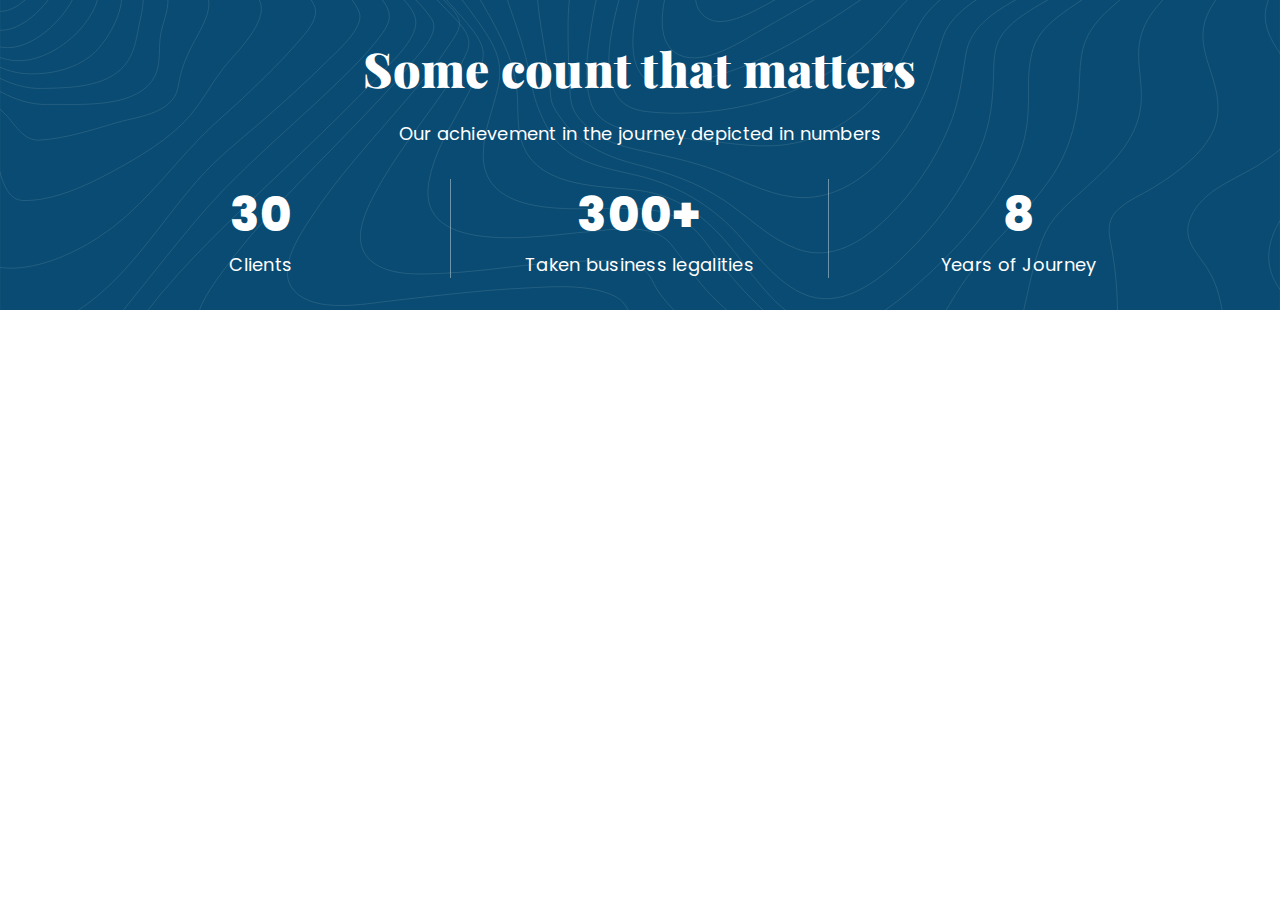
<file: organism/achievement.html>
<!DOCTYPE html>
<html lang="en">
<head>
    <meta charset="UTF-8">
    <meta http-equiv="X-UA-Compatible" content="IE=edge">
    <meta name="viewport" content="width=device-width, initial-scale=1.0">
    <title>Achievement</title>
    <link rel="stylesheet" href="../assets/css/style.css">
</head>
<body>
    <div class="cw-achievement">
        <div class="cw-content-wrapper">
            <h3 class="cw-achievement__title">Some count that matters</h3>
            <p class="cw-achievement__desc">Our achievement in the journey depicted in numbers</p>
            <div class="cw-achievement__wrapper">
                <div class="cw-achievement__count">
                    <div class="cw-achievement__number">30</div>
                    <div class="cw-achievement__summary">Clients</div>
                </div>
                <div class="cw-achievement__count">
                    <div class="cw-achievement__number">300+</div>
                    <div class="cw-achievement__summary">Taken business legalities</div>
                </div>
                <div class="cw-achievement__count">
                    <div class="cw-achievement__number">8</div>
                    <div class="cw-achievement__summary">Years of Journey</div>
                </div>
            </div>
        </div>
    </div>
    
</body>
</html>
</file>
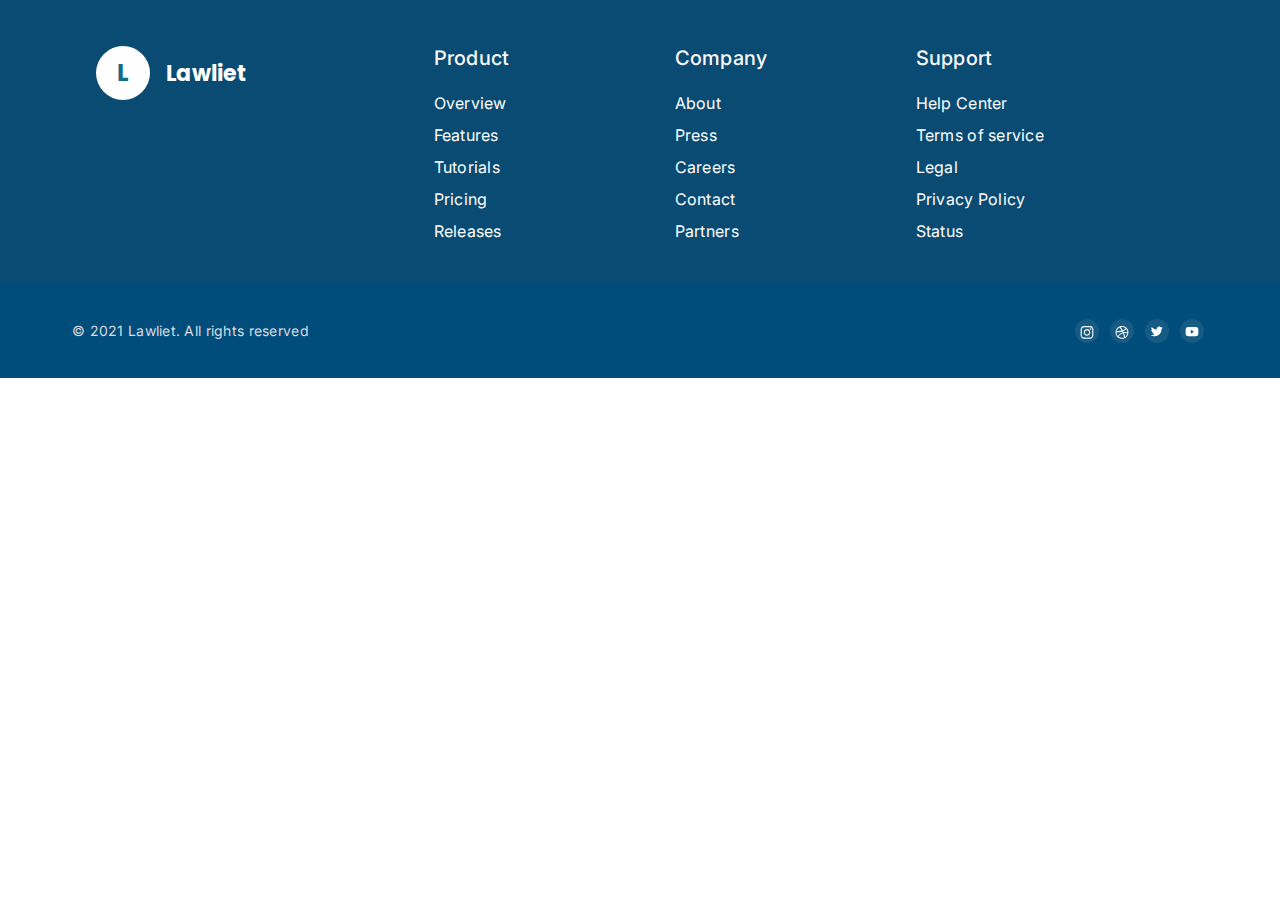
<file: organism/footer.html>
<!DOCTYPE html>
<html lang="en">

<head>
    <meta charset="UTF-8">
    <meta http-equiv="X-UA-Compatible" content="IE=edge">
    <meta name="viewport" content="width=device-width, initial-scale=1.0">
    <title>Footer</title>
    <!-- CSS -->
    <link rel="stylesheet" href="../assets/css/bootstrap.min.css">
    <link rel="stylesheet" href="../assets/css/style.css">
</head>

<body>
    <footer class="cw-footer">
        <section class="cw-footer__links">
            <div class="cw-content-wrapper">
                <div class="row">
                    <div class="col-md-3 col-lg-3 col-xl-3 mx-auto my-3">
                        <div class="cw-footer__company">
                            <span class="cw-footer__logo">L</span>
                            Lawliet
                        </div>
                    </div>
                    <hr class="w-100 clearfix d-md-none" />

                    <div class="col-md-2 col-lg-2 col-xl-2 mx-auto mt-3">
                        <h6 class="cw-footer__heading mb-4 font-weight-bold">Product</h6>
                        <p class="cw-footer__link">
                            <a class="text-white" href="#">Overview</a>
                        </p>
                        <p class="cw-footer__link">
                            <a class="text-white" href="#">Features</a>
                        </p>
                        <p class="cw-footer__link">
                            <a class="text-white" href="#">Tutorials</a>
                        </p>
                        <p class="cw-footer__link">
                            <a class="text-white" href="#">Pricing</a>
                        </p>
                        <p class="cw-footer__link">
                            <a class="text-white" href="#">Releases</a>
                        </p>
                    </div>
                    <hr class="w-100 clearfix d-md-none" />

                    <div class="col-md-3 col-lg-2 col-xl-2 mx-auto mt-3">
                        <h6 class="cw-footer__heading mb-4 font-weight-bold">Company</h6>
                        <p class="cw-footer__link">
                            <a class="text-white" href="#">About</a>
                        </p>
                        <p class="cw-footer__link">
                            <a class="text-white" href="#">Press</a>
                        </p>
                        <p class="cw-footer__link">
                            <a class="text-white" href="#">Careers</a>
                        </p>
                        <p class="cw-footer__link">
                            <a class="text-white" href="#">Contact</a>
                        </p>
                        <p class="cw-footer__link">
                            <a class="text-white" href="#">Partners</a>
                        </p>
                    </div>
                    <hr class="w-100 clearfix d-md-none" />

                    <div class="col-md-4 col-lg-3 col-xl-3 mx-auto mt-3">
                        <h6 class="cw-footer__heading mb-4 font-weight-bold">Support</h6>
                        <p class="cw-footer__link">
                            <a class="text-white" href="#">Help Center</a>
                        </p>
                        <p class="cw-footer__link">
                            <a class="text-white" href="#">Terms of service</a>
                        </p>
                        <p class="cw-footer__link">
                            <a class="text-white" href="#">Legal</a>
                        </p>
                        <p class="cw-footer__link">
                            <a class="text-white" href="#">Privacy Policy</a>
                        </p>
                        <p class="cw-footer__link">
                            <a class="text-white" href="#">Status</a>
                        </p>
                    </div>
                </div>
            </div>
        </section>

        <section class="cw-footer__copyright">
            <div class="cw-content-wrapper">
                <div class="row d-flex align-items-center">
                    <div class="col-md-7 col-lg-8 text-center text-md-start">
                        © 2021 Lawliet. All rights reserved
                    </div>
                    <div class="col-md-5 col-lg-4 ml-lg-0 text-center text-md-end">

                        <a class="btn btn-floating m-1" class="text-white" role="button">
                            <i class="fab fa-instagram">
                                <svg class="cw-footer__instagram" viewBox="0 0 14 14"
                                    xmlns="http://www.w3.org/2000/svg">
                                    <path class="cw-footer__social-icons"
                                        d="M7.00021 0.98584C5.26206 0.98584 5.04392 0.99344 4.36125 1.02451C3.67991 1.05571 3.21484 1.16358 2.8079 1.32184C2.38696 1.48531 2.02989 1.70398 1.67415 2.05985C1.31815 2.41559 1.09948 2.77266 0.93548 3.19346C0.776811 3.60053 0.66881 4.06574 0.638143 4.74681C0.607609 5.42949 0.599609 5.64775 0.599609 7.38591C0.599609 9.12406 0.607343 9.34153 0.638276 10.0242C0.66961 10.7055 0.777478 11.1706 0.935613 11.5775C1.09921 11.9985 1.31788 12.3556 1.67375 12.7113C2.02936 13.0673 2.38643 13.2865 2.8071 13.45C3.2143 13.6082 3.67951 13.7161 4.36072 13.7473C5.04339 13.7784 5.26139 13.786 6.99941 13.786C8.73769 13.786 8.95516 13.7784 9.63784 13.7473C10.3192 13.7161 10.7848 13.6082 11.192 13.45C11.6128 13.2865 11.9693 13.0673 12.3249 12.7113C12.6809 12.3556 12.8996 11.9985 13.0636 11.5777C13.2209 11.1706 13.3289 10.7054 13.3609 10.0243C13.3916 9.34166 13.3996 9.12406 13.3996 7.38591C13.3996 5.64775 13.3916 5.42962 13.3609 4.74695C13.3289 4.0656 13.2209 3.60053 13.0636 3.1936C12.8996 2.77266 12.6809 2.41559 12.3249 2.05985C11.9689 1.70385 11.6129 1.48518 11.1916 1.32184C10.7836 1.16358 10.3182 1.05571 9.6369 1.02451C8.95423 0.99344 8.73689 0.98584 6.99821 0.98584H7.00021ZM6.42604 2.13917C6.59644 2.1389 6.78658 2.13917 7.00018 2.13917C8.709 2.13917 8.91154 2.1453 9.58634 2.17597C10.2103 2.2045 10.549 2.30877 10.7746 2.39637C11.0733 2.51237 11.2862 2.65104 11.5101 2.87504C11.7341 3.09904 11.8728 3.31238 11.989 3.61105C12.0766 3.83639 12.181 4.17506 12.2094 4.79906C12.2401 5.47374 12.2468 5.6764 12.2468 7.38442C12.2468 9.09244 12.2401 9.29511 12.2094 9.96978C12.1809 10.5938 12.0766 10.9325 11.989 11.1578C11.873 11.4565 11.7341 11.6691 11.5101 11.893C11.2861 12.117 11.0734 12.2557 10.7746 12.3717C10.5493 12.4597 10.2103 12.5637 9.58634 12.5922C8.91167 12.6229 8.709 12.6295 7.00018 12.6295C5.29123 12.6295 5.0887 12.6229 4.41402 12.5922C3.79002 12.5634 3.45134 12.4591 3.22561 12.3715C2.92694 12.2555 2.7136 12.1169 2.4896 11.8929C2.2656 11.6689 2.12693 11.4561 2.01066 11.1573C1.92306 10.9319 1.81866 10.5933 1.79026 9.96925C1.75959 9.29458 1.75346 9.09191 1.75346 7.38282C1.75346 5.67374 1.75959 5.47214 1.79026 4.79746C1.81879 4.17345 1.92306 3.83478 2.01066 3.60918C2.12666 3.31051 2.2656 3.09718 2.4896 2.87317C2.7136 2.64917 2.92694 2.5105 3.22561 2.39424C3.45121 2.30624 3.79002 2.20223 4.41402 2.17357C5.00443 2.1469 5.23323 2.1389 6.42604 2.13757V2.13917ZM10.4165 3.20185C9.99248 3.20185 9.64848 3.54545 9.64848 3.96959C9.64848 4.39359 9.99248 4.7376 10.4165 4.7376C10.8405 4.7376 11.1845 4.39359 11.1845 3.96959C11.1845 3.54558 10.8405 3.20185 10.4165 3.20185ZM7.00022 4.09919C5.18513 4.09919 3.71352 5.5708 3.71352 7.38589C3.71352 9.20097 5.18513 10.6719 7.00022 10.6719C8.81531 10.6719 10.2864 9.20097 10.2864 7.38589C10.2864 5.5708 8.81531 4.09919 7.00022 4.09919ZM7.0002 5.25253C8.17834 5.25253 9.13355 6.20761 9.13355 7.38589C9.13355 8.56403 8.17834 9.51924 7.0002 9.51924C5.82192 9.51924 4.86684 8.56403 4.86684 7.38589C4.86684 6.20761 5.82192 5.25253 7.0002 5.25253Z" />
                                </svg>
                            </i>
                        </a>

                        <a class="btn btn-floating m-1" class="text-white" role="button">
                            <i class="fab fa-dribbble">
                                <svg class="cw-footer__dribbble" viewBox="0 0 14 14" xmlns="http://www.w3.org/2000/svg">
                                    <path class="cw-footer__social-icons"
                                        d="M13.3996 7.37697C13.3996 7.80979 13.3555 8.242 13.269 8.66332C13.1846 9.07462 13.0596 9.47843 12.8958 9.86444C12.7359 10.2436 12.5374 10.609 12.3055 10.9498C12.0771 11.2884 11.8139 11.6061 11.5248 11.8957C11.2351 12.184 10.9164 12.4465 10.5779 12.6759C10.236 12.9061 9.87011 13.1043 9.49069 13.265C9.10412 13.4279 8.69938 13.5527 8.28843 13.637C7.86656 13.7238 7.43277 13.7681 6.99932 13.7681C6.56555 13.7681 6.13178 13.7238 5.71051 13.637C5.29894 13.5527 4.89422 13.4279 4.50795 13.265C4.12856 13.1043 3.76228 12.9061 3.42039 12.6759C3.08194 12.4465 2.76317 12.184 2.47409 11.8957C2.18471 11.6061 1.92156 11.2884 1.6928 10.9498C1.46216 10.609 1.26339 10.2436 1.10277 9.86444C0.93899 9.47843 0.813689 9.0746 0.728994 8.66332C0.643372 8.242 0.599609 7.80979 0.599609 7.37697C0.599609 6.94382 0.643347 6.51068 0.729019 6.09029C0.813714 5.67899 0.939015 5.27456 1.10279 4.88917C1.26342 4.5097 1.46219 4.14397 1.69283 3.80318C1.92159 3.46429 2.18474 3.14721 2.47412 2.85729C2.7632 2.56893 3.08196 2.30713 3.42042 2.07808C3.7623 1.84683 4.12859 1.64869 4.50797 1.48765C4.89425 1.32441 5.29894 1.19929 5.71054 1.11566C6.13181 1.02954 6.56558 0.98584 6.99935 0.98584C7.43279 0.98584 7.86656 1.02954 8.28846 1.11566C8.69941 1.19931 9.10412 1.32443 9.49072 1.48765C9.87011 1.64866 10.2361 1.84683 10.5779 2.07808C10.9164 2.30713 11.2352 2.56893 11.5249 2.85729C11.814 3.14721 12.0771 3.46429 12.3055 3.80318C12.5374 4.14397 12.7359 4.50973 12.8958 4.88917C13.0596 5.27456 13.1846 5.67899 13.269 6.09029C13.3555 6.51068 13.3996 6.94382 13.3996 7.37697ZM4.6673 2.44037C3.14314 3.15908 2.00558 4.5615 1.65087 6.25165C1.79496 6.2529 4.07258 6.28162 6.69677 5.58537C5.7508 3.90708 4.74012 2.53745 4.6673 2.44037ZM7.1496 6.4258C4.33541 7.2671 1.63494 7.20657 1.53807 7.20284C1.53649 7.2615 1.53369 7.31828 1.53369 7.37696C1.53369 8.77905 2.0634 10.0573 2.93407 11.0238C2.93219 11.0209 4.42792 8.3712 7.37743 7.41878C7.44867 7.39507 7.52119 7.37383 7.59306 7.35325C7.45589 7.04307 7.30616 6.73225 7.1496 6.4258ZM10.6089 3.28078C9.64661 2.4335 8.38313 1.91956 6.9993 1.91956C6.55521 1.91956 6.12425 1.97324 5.71142 2.07247C5.79328 2.18234 6.81992 3.5423 7.75464 5.25614C9.81695 4.48411 10.5954 3.30074 10.6089 3.28078ZM7.96563 8.25761C7.95345 8.26164 7.94128 8.26512 7.92938 8.26947C4.70458 9.39206 3.65148 11.6544 3.64008 11.6791C4.56796 12.3996 5.73177 12.8344 6.99934 12.8344C7.75623 12.8344 8.4772 12.6805 9.13317 12.4018C9.05223 11.925 8.73472 10.2536 7.96563 8.25761ZM10.0535 11.9032C11.2808 11.0762 12.1524 9.76304 12.3955 8.24198C12.283 8.20578 10.7539 7.72239 8.98969 8.00482C9.7066 9.9721 9.99789 11.5743 10.0535 11.9032ZM8.17534 6.0694C8.30219 6.32967 8.42504 6.59457 8.53846 6.8608C8.57879 6.9563 8.61817 7.04993 8.6566 7.14353C10.5342 6.9076 12.384 7.30454 12.4631 7.32075C12.4506 6.02695 11.9871 4.83953 11.2202 3.90991C11.2099 3.92454 10.3333 5.18935 8.17534 6.0694Z" />
                                </svg>
                            </i>
                        </a>

                        <a class="btn btn-floating m-1" class="text-white" role="button">
                            <i class="fab fa-twitter">
                                <svg class="cw-footer__twitter" viewBox="0 0 12 11" xmlns="http://www.w3.org/2000/svg">
                                    <path class="cw-footer__social-icons"
                                        d="M5.6406 3.13944L5.66578 3.55467L5.2461 3.50383C3.71843 3.30892 2.38383 2.64795 1.25067 1.53785L0.696681 0.987042L0.553988 1.3938C0.251813 2.30052 0.444869 3.25808 1.0744 3.90211C1.41015 4.25801 1.33461 4.30886 0.755438 4.09701C0.553988 4.02922 0.377719 3.97837 0.360931 4.00379C0.302175 4.06311 0.503625 4.83425 0.663106 5.13931C0.881344 5.56301 1.32621 5.97824 1.81305 6.22399L2.22434 6.41889L1.73751 6.42736C1.26746 6.42736 1.25067 6.43584 1.30103 6.61379C1.46891 7.1646 2.13201 7.74931 2.87066 8.00353L3.39108 8.18149L2.93781 8.45266C2.26631 8.84246 1.4773 9.06279 0.688288 9.07973C0.310569 9.08821 0 9.1221 0 9.14752C0 9.23227 1.02404 9.70681 1.61999 9.89324C3.40786 10.4441 5.53148 10.2068 7.1263 9.26616C8.25945 8.59671 9.39261 7.26629 9.92142 5.97824C10.2068 5.29185 10.4922 4.03769 10.4922 3.43603C10.4922 3.04623 10.5174 2.99539 10.9874 2.52931C11.2644 2.25815 11.5246 1.96155 11.575 1.87681C11.6589 1.71581 11.6505 1.71581 11.2224 1.85987C10.509 2.11409 10.4083 2.08019 10.7608 1.69886C11.021 1.42769 11.3316 0.936198 11.3316 0.79214C11.3316 0.766718 11.2057 0.809088 11.063 0.885354C10.9119 0.970094 10.5761 1.0972 10.3243 1.17347L9.87105 1.31753L9.45976 1.03789C9.23313 0.885354 8.91417 0.715873 8.74629 0.665029C8.31821 0.546393 7.6635 0.563341 7.27738 0.698925C6.22816 1.08026 5.56506 2.06324 5.6406 3.13944Z" />
                                </svg>
                            </i>
                        </a>

                        <a class="btn btn-floating m-1" class="text-white" role="button">
                            <i class="fab fa-youtube">
                                <svg class="cw-footer__youtube" viewBox="0 0 14 11" xmlns="http://www.w3.org/2000/svg">
                                    <path class="cw-footer__social-icons"
                                        d="M12.0004 1.2605C12.5512 1.41164 12.9849 1.85695 13.1321 2.42245C13.3996 3.44736 13.3996 5.58584 13.3996 5.58584C13.3996 5.58584 13.3996 7.72425 13.1321 8.74923C12.9849 9.31473 12.5512 9.76004 12.0004 9.91125C11.0023 10.1858 6.99961 10.1858 6.99961 10.1858C6.99961 10.1858 2.99692 10.1858 1.99874 9.91125C1.44797 9.76004 1.01423 9.31473 0.867028 8.74923C0.599609 7.72425 0.599609 5.58584 0.599609 5.58584C0.599609 5.58584 0.599609 3.44736 0.867028 2.42245C1.01423 1.85695 1.44797 1.41164 1.99874 1.2605C2.99692 0.98584 6.99961 0.98584 6.99961 0.98584C6.99961 0.98584 11.0023 0.98584 12.0004 1.2605ZM5.79962 3.7858V7.7858L8.99962 5.78587L5.79962 3.7858Z" />
                                </svg>
                            </i>
                        </a>
                    </div>
                </div>
            </div>
        </section>
    </footer>

    <script src="../assets/js/bootstrap.min.js"></script>
</body>

</html>
</file>
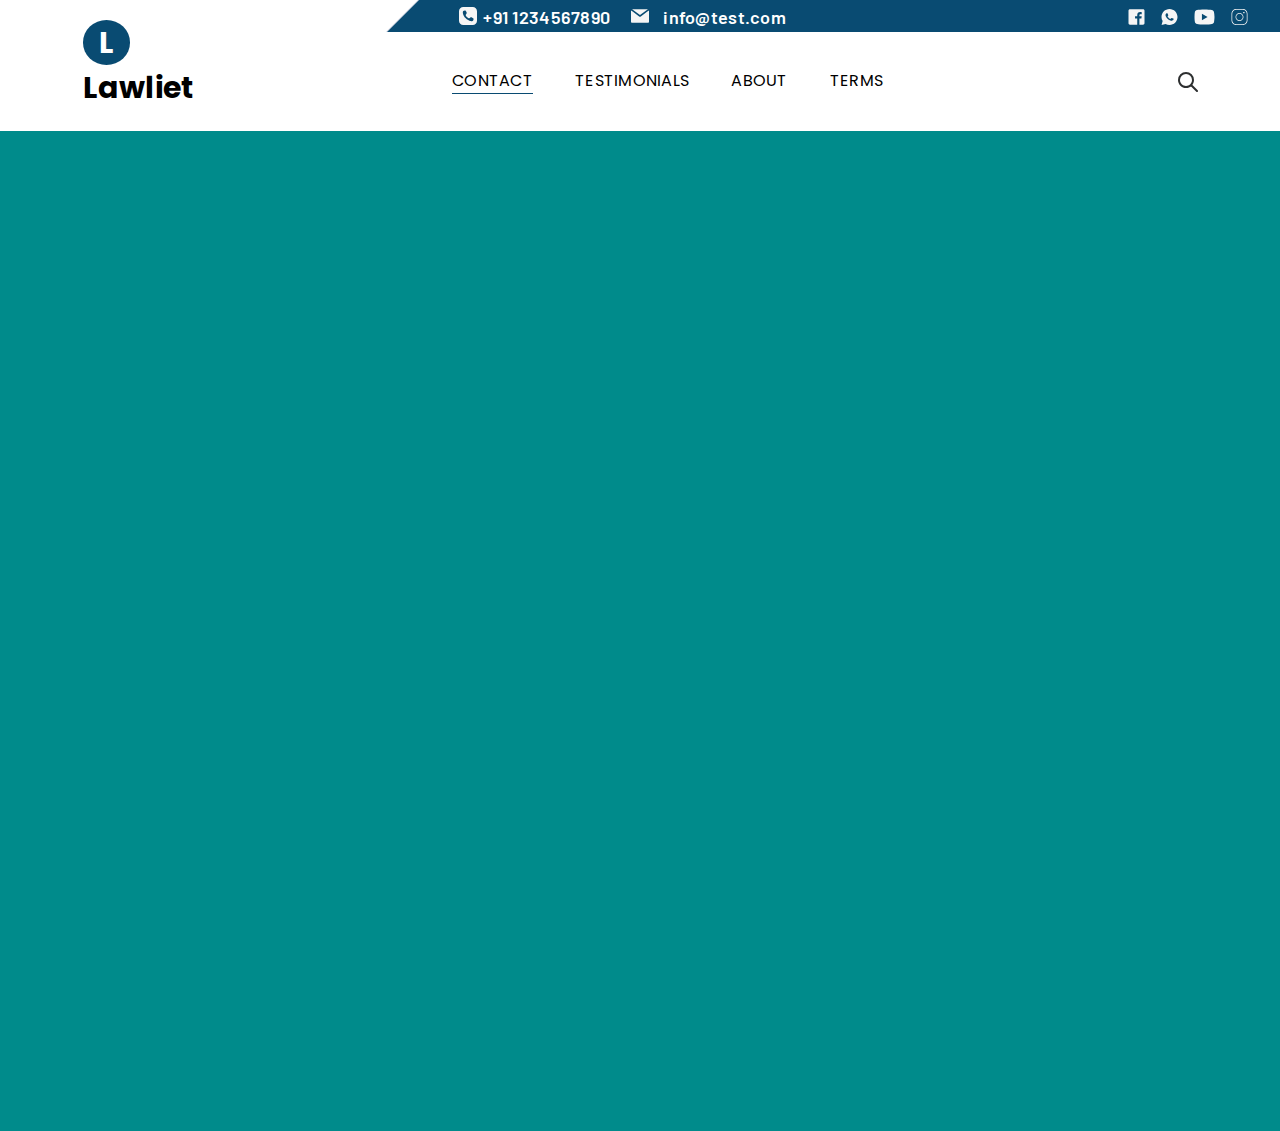
<file: organism/navigation.html>
<!DOCTYPE html>
<html lang="en">

<head>
    <meta charset="UTF-8">
    <meta http-equiv="X-UA-Compatible" content="IE=edge">
    <meta name="viewport" content="width=device-width, initial-scale=1.0">
    <title>Navigation</title>
    <!-- CSS -->
    <link rel="stylesheet" href="../assets/css/bootstrap.min.css">
    <link rel="stylesheet" href="../assets/css/style.css">
</head>

<body>

    <header class="cw-nav">
        <div class="cw-nav__contact">
            <div class="cw-nav__white-bg"></div>
            <div class="cw-content-wrapper">
                <div class="cw-nav__contact-wrapper">
                    <div class="cw-nav__contact-list">
                        <span class="cw-nav__contact-item">
                            <svg class="cw-nav__icon-phone" viewBox="0 0 164 22" xmlns="http://www.w3.org/2000/svg">
                                <path class="cw-nav__contact-icon-fill"
                                    d="M12.2857 2C9.92371 2 8 3.92371 8 6.28571V15.7143C8 18.0763 9.92371 20 12.2857 20H21.7143C24.0763 20 26 18.0763 26 15.7143V6.28571C26 3.92371 24.0763 2 21.7143 2H12.2857ZM14.0025 5.44699C14.2717 5.45856 14.5188 5.6102 14.668 5.84291C14.8377 6.10777 15.1011 6.51882 15.4439 7.05497C15.7568 7.54397 15.7786 8.17555 15.4992 8.68555L14.8714 9.57868C14.7017 9.8204 14.6678 10.1298 14.7818 10.4023C14.9592 10.8266 15.3032 11.4787 15.9143 12.0898C16.5255 12.701 17.1776 13.0449 17.6018 13.2224C17.8744 13.3364 18.1838 13.3025 18.4255 13.1328L19.3186 12.505C19.8286 12.2256 20.4602 12.2478 20.9492 12.5603C21.4854 12.9031 21.8964 13.1665 22.1613 13.3362C22.394 13.4854 22.5456 13.7325 22.5572 14.0017C22.6232 15.5291 21.4398 16.1479 21.0957 16.1479C20.8574 16.1479 17.9927 16.4735 14.7617 13.2425C11.5307 10.0115 11.8563 7.14677 11.8563 6.90848C11.8563 6.56434 12.4751 5.38099 14.0025 5.44699Z" />
                            </svg>
                            <a class="cw-nav__contact-us" href="tel:+911234567890">+91 1234567890</a>
                        </span>
                        <span class="cw-nav__contact-item">
                            <svg class="cw-nav__icon-mail-bottom" viewBox="0 0 18 13" xmlns="http://www.w3.org/2000/svg">
                                <path class="cw-nav__contact-icon-fill"
                                    d="M9.48384 6.65971C9.33979 6.76531 9.16988 6.81806 9.00003 6.81806C8.83006 6.81806 8.66021 6.76531 8.51616 6.65971L1.63636 1.61455L5.45453e-05 0.414605L0 11.9999C5.45453e-05 12.4518 0.366326 12.8181 0.818179 12.8181L17.1818 12.818C17.6337 12.818 18 12.4517 18 11.9999V0.414551L16.3636 1.61455L9.48384 6.65971Z" />
                            </svg>
                            <svg class="cw-nav__icon-mail-top" viewBox="0 0 16 6" xmlns="http://www.w3.org/2000/svg">
                                <path class="cw-nav__contact-icon-fill"
                                    d="M7.99991 5.98526L15.9137 0.181695L0.0859375 0.181641L7.99991 5.98526Z" />
                            </svg>
                            <a class="cw-nav__contact-us" href="mailto:info@test.com">info@test.com</a>
                        </span>
                    </div>
                    <div class="cw-nav__visit-us">
                        <a href="#">
                            <svg width="17" height="16" viewBox="0 0 17 16" fill="none" xmlns="http://www.w3.org/2000/svg">
                                <path d="M15.0455 0.319824H1.95455C1.15091 0.319824 0.5 0.944697 0.5 1.71619V14.2835C0.5 15.055 1.15091 15.6798 1.95455 15.6798H9.22727V9.39619H7.04545V7.30164H9.22727V6.17687C9.22727 4.04742 10.308 3.11255 12.1516 3.11255C13.0345 3.11255 13.5015 3.17539 13.7225 3.20401V5.2071H12.4651C11.6825 5.2071 11.4091 5.60366 11.4091 6.40657V7.30164H13.7029L13.3916 9.39619H11.4091V15.6798H15.0455C15.8491 15.6798 16.5 15.055 16.5 14.2835V1.71619C16.5 0.944697 15.8484 0.319824 15.0455 0.319824Z" fill="#F5F5F5"/>
                            </svg>
                        </a>
                        <a href="#">
                            <svg width="17" height="16" viewBox="0 0 17 16" fill="none" xmlns="http://www.w3.org/2000/svg">
                                <path d="M8.5 0C4.082 0 0.5 3.582 0.5 8C0.5 9.50081 0.921561 10.9 1.64062 12.1003L0.571615 16L4.55469 14.9544C5.71957 15.6167 7.06433 16 8.5 16C12.918 16 16.5 12.418 16.5 8C16.5 3.582 12.918 0 8.5 0ZM5.76172 4.26823C5.89172 4.26823 6.02529 4.26744 6.14063 4.27344C6.28329 4.27677 6.43857 4.28722 6.58724 4.61589C6.76391 5.00655 7.14858 5.9866 7.19792 6.08594C7.24725 6.18527 7.28221 6.30229 7.21354 6.43229C7.14821 6.56563 7.11423 6.64632 7.01823 6.76432C6.9189 6.87899 6.81005 7.02141 6.72005 7.10807C6.62072 7.20741 6.51815 7.31632 6.63281 7.51432C6.74748 7.71232 7.14571 8.36142 7.73437 8.88542C8.49104 9.56142 9.12946 9.76916 9.32812 9.86849C9.52679 9.96782 9.64184 9.95234 9.75651 9.81901C9.87451 9.68901 10.2521 9.24294 10.3854 9.04427C10.5154 8.8456 10.6481 8.87998 10.8281 8.94531C11.0108 9.01065 11.9849 9.49051 12.1836 9.58984C12.3823 9.68918 12.5125 9.73834 12.5625 9.81901C12.6138 9.90234 12.6139 10.2991 12.4492 10.7617C12.2846 11.2237 11.4759 11.6705 11.1133 11.7018C10.7473 11.7358 10.4057 11.8663 8.73438 11.2083C6.71838 10.4143 5.44699 8.34948 5.34766 8.21615C5.24832 8.08615 4.54036 7.1426 4.54036 6.16927C4.54036 5.1926 5.05244 4.71429 5.23177 4.51562C5.41444 4.31696 5.62839 4.26823 5.76172 4.26823Z" fill="#F5F5F5"/>
                            </svg>
                        </a>
                        <a href="#">
                            <svg width="21" height="16" viewBox="0 0 21 16" fill="none" xmlns="http://www.w3.org/2000/svg">
                                <path d="M19.9417 3.07812C19.7568 2.04724 18.8759 1.29651 17.8536 1.06213C16.3238 0.734375 13.4926 0.5 10.4293 0.5C7.36786 0.5 4.4913 0.734375 2.95967 1.06213C1.93919 1.29651 1.05646 1.99963 0.871579 3.07812C0.684883 4.25 0.5 5.89062 0.5 8C0.5 10.1094 0.684883 11.75 0.916893 12.9219C1.10359 13.9528 1.9845 14.7035 3.00499 14.9379C4.62906 15.2656 7.41318 15.5 10.4764 15.5C13.5397 15.5 16.3238 15.2656 17.9479 14.9379C18.9684 14.7035 19.8493 14.0004 20.036 12.9219C20.2209 11.75 20.4529 10.0618 20.5 8C20.4057 5.89062 20.1737 4.25 19.9417 3.07812ZM7.92432 11.2812V4.71875L13.585 8L7.92432 11.2812Z" fill="#F5F5F5"/>
                            </svg>
                        </a>
                        <a href="#">
                            <svg width="17" height="16" viewBox="0 0 17 16" fill="none" xmlns="http://www.w3.org/2000/svg">
                                <path d="M5.22727 0C2.6209 0 0.5 2.1209 0.5 4.72727V11.2727C0.5 13.8791 2.6209 16 5.22727 16H11.7727C14.3791 16 16.5 13.8791 16.5 11.2727V4.72727C16.5 2.1209 14.3791 0 11.7727 0H5.22727ZM5.22727 0.727273H11.7727C13.986 0.727273 15.7727 2.51401 15.7727 4.72727V11.2727C15.7727 13.486 13.986 15.2727 11.7727 15.2727H5.22727C3.01401 15.2727 1.22727 13.486 1.22727 11.2727V4.72727C1.22727 2.51401 3.01401 0.727273 5.22727 0.727273ZM12.8636 2.90909C12.6708 2.90909 12.4858 2.98571 12.3494 3.1221C12.213 3.25849 12.1364 3.44348 12.1364 3.63636C12.1364 3.82925 12.213 4.01423 12.3494 4.15062C12.4858 4.28701 12.6708 4.36364 12.8636 4.36364C13.0565 4.36364 13.2415 4.28701 13.3779 4.15062C13.5143 4.01423 13.5909 3.82925 13.5909 3.63636C13.5909 3.44348 13.5143 3.25849 13.3779 3.1221C13.2415 2.98571 13.0565 2.90909 12.8636 2.90909ZM8.5 4C6.29517 4 4.5 5.79517 4.5 8C4.5 10.2048 6.29517 12 8.5 12C10.7048 12 12.5 10.2048 12.5 8C12.5 5.79517 10.7048 4 8.5 4ZM8.5 4.72727C10.3118 4.72727 11.7727 6.18822 11.7727 8C11.7727 9.81178 10.3118 11.2727 8.5 11.2727C6.68822 11.2727 5.22727 9.81178 5.22727 8C5.22727 6.18822 6.68822 4.72727 8.5 4.72727Z" fill="#F5F5F5"/>
                            </svg>
                        </a>
                    </div>
                </div>
            </div>
        </div>
        <nav class="navbar navbar-expand-lg navbar-light" id="cw-navbar">
            <div class="cw-content-wrapper">
                <div class="container-fluid">
                    <button class="navbar-toggler" type="button" data-bs-toggle="collapse"
                        data-bs-target="#navbarTogglerDemo03" aria-controls="navbarTogglerDemo03" aria-expanded="false"
                        aria-label="Toggle navigation">
                        <span class="navbar-toggler-icon"></span>
                    </button>
                    <a class="navbar-brand" href="#" id="cw-company-name">
                        <span class="cw-nav__logo d-inline-block align-text-middle">L</span>
                        <span class="cw-nav__company">Lawliet</span>
                    </a>
                    <div class="collapse navbar-collapse" id="navbarTogglerDemo03">
                        <ul class="navbar-nav me-auto mb-2 mb-lg-0">
                            <li class="nav-item mx-3">
                                <a class="nav-link active" aria-current="page" href="#">CONTACT</a>
                            </li>
                            <li class="nav-item mx-3">
                                <a class="nav-link" href="#">TESTIMONIALS</a>
                            </li>
                            <li class="nav-item mx-3">
                                <a class="nav-link" href="#">ABOUT</a>
                            </li>
                            <li class="nav-item mx-3">
                                <a class="nav-link" href="#">TERMS</a>
                            </li>
                        </ul>
                        <a class="nav-link nav-link--search" href="#">
                            <svg width="20" height="20" viewBox="0 0 20 20" fill="none" xmlns="http://www.w3.org/2000/svg">
                                <path d="M19 19L13 13L19 19ZM15 8C15 8.91925 14.8189 9.82951 14.4672 10.6788C14.1154 11.5281 13.5998 12.2997 12.9497 12.9497C12.2997 13.5998 11.5281 14.1154 10.6788 14.4672C9.82951 14.8189 8.91925 15 8 15C7.08075 15 6.1705 14.8189 5.32122 14.4672C4.47194 14.1154 3.70026 13.5998 3.05025 12.9497C2.40024 12.2997 1.88463 11.5281 1.53284 10.6788C1.18106 9.82951 1 8.91925 1 8C1 6.14348 1.7375 4.36301 3.05025 3.05025C4.36301 1.7375 6.14348 1 8 1C9.85652 1 11.637 1.7375 12.9497 3.05025C14.2625 4.36301 15 6.14348 15 8Z" stroke="#2D2F30" stroke-width="2" stroke-linecap="round" stroke-linejoin="round"/>
                            </svg>
                        </a>
                    </div>
                </div>
            </div>
        </nav>
    </header>

    <div style="background-color: darkcyan;height: 1000px;"></div>

    <script src="../assets/js/bootstrap.min.js"></script>
    <script>
        window.addEventListener("scroll", function () {
            let nav = document.getElementById("cw-navbar")
            if (window.scrollY > 32) {
                nav.classList.add("cw-nav__sticky-nav");
            } else {
                nav.classList.remove("cw-nav__sticky-nav");
            }
        });

        let links = document.getElementsByClassName("nav-link");
        for (let index = 0; index < links.length; index++) {
            links[index].addEventListener("click", function () {
                for (let i = 0; i < links.length; i++) {
                    links[i].classList.remove("active");
                }
                links[index].classList.add("active");
            });
        }

        let toggleButton = document.getElementsByClassName("navbar-toggler");
        let companyName = document.getElementById("cw-company-name");
        toggleButton[0].addEventListener("click", function () {
            if (companyName[0].style.display == "none") {
                companyName[0].style.display = "block";
            } else {
                companyName[0].style.display = "none";
            }
        });
    </script>
</body>

</html>
</file>
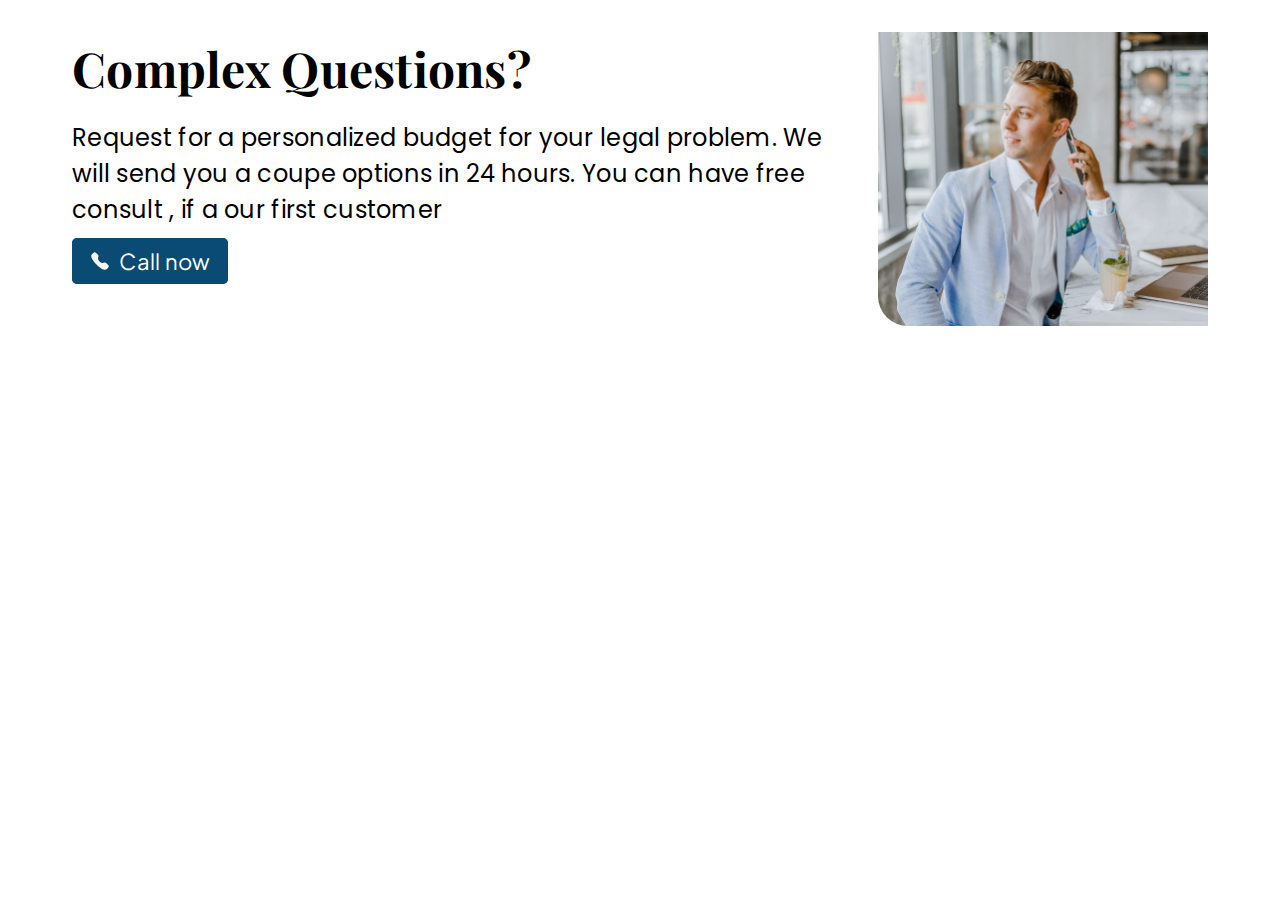
<file: organism/questions.html>
<!DOCTYPE html>
<html lang="en">
<head>
    <meta charset="UTF-8">
    <meta http-equiv="X-UA-Compatible" content="IE=edge">
    <meta name="viewport" content="width=device-width, initial-scale=1.0">
    <title>Questions</title>
    <link rel="stylesheet" href="../assets/css/style.css">
</head>
<body>
    <div class="cw-questions">
        <div class="cw-content-wrapper">
            <div class="cw-questions__wrapper">
                <img class="cw-questions__img" src="../assets/images/cw-questions.png" alt="Questions?">
                <div class="cw-questions__content">
                    <h3 class="cw-questions__title">Complex Questions?</h3>
                    <p class="cw-questions__desc">Request for a personalized budget for your legal problem. We will send you a coupe options in 24 hours. You can have free consult , if a our first customer</p>
                    <div class="cta">
                        <a class="cw-btn" href="#" title="Call now">
                            <svg class="cw-questions__call-icon" viewBox="0 0 26 26" xmlns="http://www.w3.org/2000/svg">
                                <path class="cw-questions__call"
                                 d="M12.3763 13.6298C17.6951 18.9471 18.9017 12.7955 22.2882 16.1797C25.553 19.4436 27.4295 20.0975 23.293 24.2329C22.7748 24.6493 19.4828 29.6589 7.91346 18.0928C-3.65732 6.52525 1.34943 3.22984 1.76594 2.71185C5.91247 -1.43495 6.55513 0.452429 9.81997 3.71636C13.2065 7.10191 7.05753 8.31247 12.3763 13.6298Z" />
                            </svg>
                            <span>Call now</span>
                        </a>
                    </div>
                </div>
            </div>
        </div>
    </div>
    
</body>
</html>
</file>
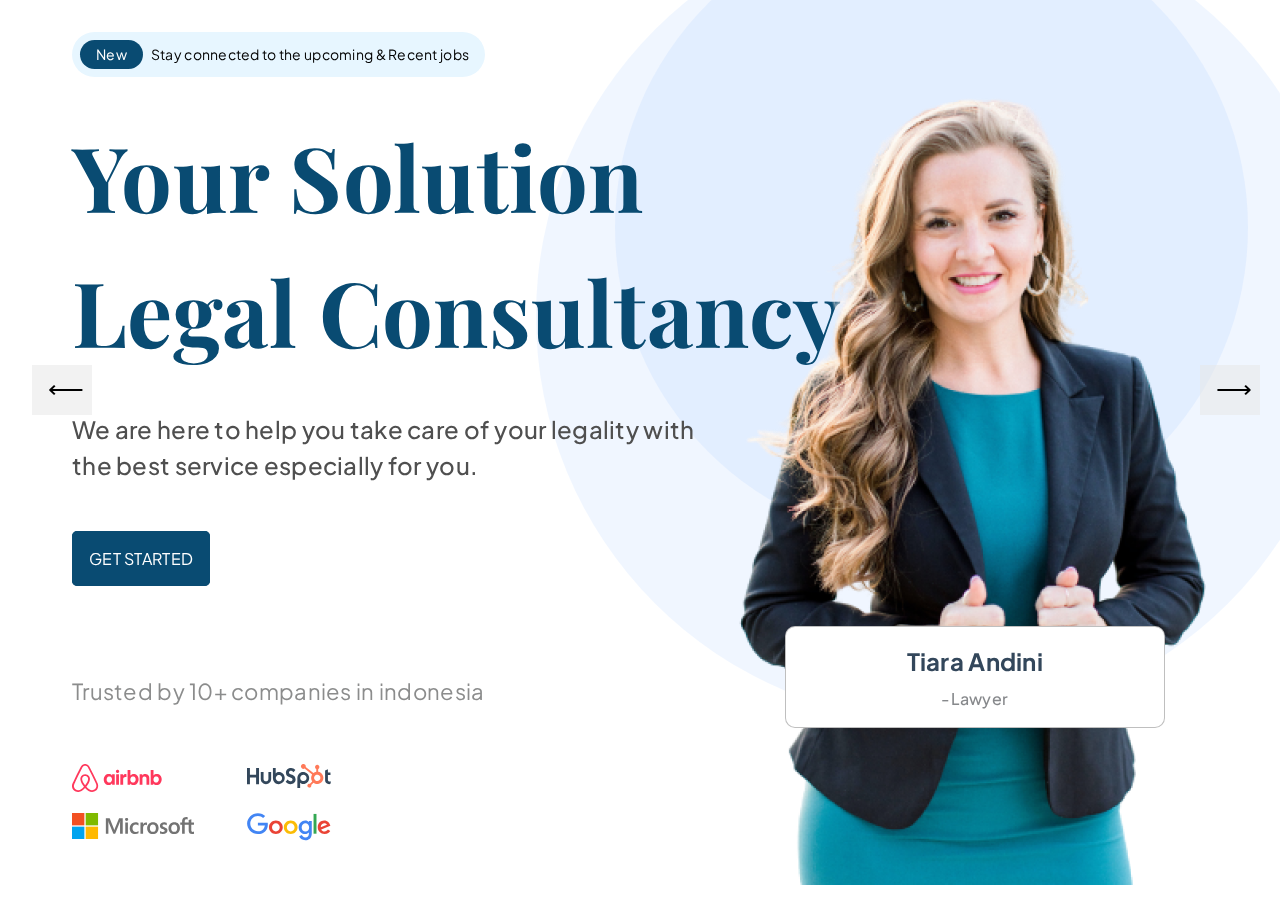
<file: organism/slider-banner.html>
<!DOCTYPE html>
<html lang="en">

<head>
    <meta charset="UTF-8">
    <meta http-equiv="X-UA-Compatible" content="IE=edge">
    <meta name="viewport" content="width=device-width, initial-scale=1.0">
    <title>Slider Banner</title>
    <!-- CSS -->
    <link rel="stylesheet" href="../assets/css/slick.css">
    <link rel="stylesheet" href="../assets/css/slick-theme.css">
    <link rel="stylesheet" href="../assets/css/style.css">
</head>

<body>
    <div class="cw-slider-banner">
        <div class="cw-banner">
            <div class="cw-banner__img">
                <img class="cw-banner__image" src="../assets/images/cw-hero-image.png" alt="Creating a brand">
            </div>
            <div class="cw-banner__content">
                <div class="cw-content-wrapper">
                    <div class="cw-banner__wrapper">
                        <div class="cw-banner__promotion">
                            <span class="cw-banner__promo">New</span>
                            Stay connected to the upcoming & Recent jobs
                        </div>
                        <h1 class="cw-banner__title">Your Solution Legal Consultancy</h1>
                        <p class="cw-banner__desc">We are here to help you take care of your legality with the best
                            service
                            especially for you.</p>
                        <div class="cw-banner__cta">
                            <a class="cw-btn" href="#" title="Get Started">Get Started</a>
                        </div>
                    </div>
                    <div class="cw-banner__companies">
                        <p class="cw-banner__company-title">Trusted by 10+ companies in indonesia</p>
                        <div class="cw-banner__company-wrapper">
                            <div class="cw-banner__company">
                                <svg width="90" height="28" viewBox="0 0 90 28" fill="none"
                                    xmlns="http://www.w3.org/2000/svg">
                                    <g clip-path="url(#clip0_8_74)">
                                        <path
                                            d="M25.7987 19.8442C25.6576 19.503 25.5252 19.1442 25.384 18.838L24.7311 17.3767L24.7046 17.3505C22.7634 13.1505 20.6899 8.88047 18.4929 4.68047L18.4046 4.50547C18.184 4.09422 17.9634 3.63922 17.734 3.21922C17.4517 2.72047 17.1782 2.18672 16.7282 1.67922C16.2895 1.14821 15.7375 0.720384 15.1119 0.426617C14.4863 0.13285 13.8027 -0.0195312 13.1105 -0.0195312C12.4183 -0.0195312 11.7347 0.13285 11.1091 0.426617C10.4835 0.720384 9.9315 1.14821 9.49286 1.67922C9.07815 2.18672 8.76933 2.72047 8.48698 3.21922C8.26639 3.67422 8.0458 4.12047 7.81639 4.53172L7.72815 4.70672C5.56639 8.90672 3.45757 13.1767 1.51639 17.3767L1.46345 17.4292C1.26933 17.8842 1.03992 18.3567 0.819331 18.8642C0.678155 19.1705 0.536978 19.503 0.395802 19.8705C0.0146542 20.8328 -0.107058 21.877 0.0426598 22.9001C0.192378 23.9233 0.608359 24.8901 1.24961 25.7053C1.89085 26.5205 2.73523 27.1559 3.69953 27.549C4.66383 27.942 5.71475 28.0791 6.74874 27.9467C7.74004 27.8173 8.69457 27.4899 9.55462 26.9842C10.7017 26.3455 11.8046 25.418 13.0399 24.0792C14.2752 25.418 15.4046 26.3455 16.5252 26.993C17.6028 27.6202 18.8232 27.9664 20.0723 27.9992C21.5188 28.0052 22.9186 27.492 24.0133 26.5543C25.108 25.6167 25.8237 24.318 26.0282 22.898C26.2645 21.8775 26.1845 20.8101 25.7987 19.8355V19.8442ZM13.1282 21.2967C11.6105 19.3717 10.6223 17.6042 10.287 16.0905C10.1481 15.5295 10.1181 14.9475 10.1987 14.3755C10.2605 13.9292 10.4282 13.5355 10.6576 13.203C11.187 12.4417 12.1134 11.9692 13.1282 11.9692C13.61 11.9546 14.088 12.0589 14.5192 12.2727C14.9505 12.4865 15.3214 12.8032 15.5987 13.1942C15.8282 13.5442 15.9958 13.9292 16.0487 14.3755C16.137 14.883 16.1017 15.4692 15.9605 16.0905C15.6252 17.578 14.637 19.363 13.1282 21.2967ZM24.3693 22.5917C24.2691 23.3127 23.9801 23.995 23.5311 24.5707C23.0822 25.1464 22.4889 25.5954 21.8105 25.873C21.1399 26.153 20.3987 26.2317 19.6752 26.153C18.9693 26.0655 18.2634 25.838 17.5399 25.418C16.3386 24.6817 15.2584 23.7668 14.337 22.7055C16.1899 20.4305 17.3105 18.3567 17.734 16.5105C17.937 15.6355 17.9634 14.848 17.8752 14.1217C17.765 13.4333 17.5062 12.7767 17.1164 12.1967C16.6713 11.5678 16.0773 11.057 15.3865 10.7091C14.6957 10.3613 13.9293 10.187 13.1546 10.2017C11.5223 10.2017 10.0664 10.9542 9.18404 12.188C8.78684 12.7665 8.53013 13.4284 8.43404 14.1217C8.31933 14.8567 8.3458 15.6705 8.57521 16.5105C8.99874 18.3567 10.1458 20.4567 11.9723 22.723C11.0665 23.8046 9.98377 24.7275 8.76933 25.453C8.03698 25.873 7.33992 26.0917 6.63404 26.1792C5.53629 26.3187 4.4274 26.0228 3.54841 25.3559C2.66942 24.6891 2.09138 23.7051 1.93992 22.618C1.85168 21.918 1.91345 21.218 2.1958 20.4305C2.28404 20.1505 2.41639 19.8705 2.55757 19.538C2.75168 19.083 2.9811 18.6105 3.20168 18.138L3.23698 18.0767C5.14286 13.903 7.22521 9.64172 9.38698 5.46797L9.47521 5.29297C9.6958 4.87297 9.91639 4.42672 10.1458 4.00672C10.3752 3.56047 10.6223 3.13172 10.9399 2.78172C11.2149 2.45624 11.5584 2.19448 11.9464 2.01488C12.3344 1.83528 12.7573 1.74221 13.1855 1.74221C13.6137 1.74221 14.0366 1.83528 14.4246 2.01488C14.8126 2.19448 15.1561 2.45624 15.4311 2.78172C15.7399 3.13172 15.9958 3.56047 16.2252 4.00672C16.4458 4.42672 16.6664 4.88172 16.8958 5.29297L16.984 5.46797C19.137 9.64172 21.2193 13.903 23.1605 18.0767L23.187 18.103C23.4164 18.558 23.6105 19.0655 23.8311 19.503C23.9723 19.8442 24.1134 20.1155 24.2017 20.4042C24.3693 21.1917 24.4576 21.8917 24.3693 22.5917ZM36.6517 21.1042C35.9868 21.1139 35.3283 20.9749 34.7249 20.6977C34.1215 20.4205 33.5889 20.0122 33.1664 19.503C32.217 18.4179 31.7132 17.0189 31.7546 15.583C31.7401 14.1158 32.2602 12.6927 33.2193 11.5755C33.663 11.0598 34.2152 10.6468 34.8372 10.3656C35.4592 10.0844 36.1358 9.94184 36.8193 9.94797C37.4625 9.93051 38.0996 10.0755 38.6707 10.3694C39.2418 10.6633 39.7282 11.0964 40.084 11.628L40.1723 10.2542H42.7487V20.8242H40.1634L40.0752 19.2842C39.7083 19.8518 39.2012 20.3169 38.602 20.6355C38.0028 20.954 37.3314 21.1154 36.6517 21.1042ZM37.3223 18.5842C37.834 18.5842 38.284 18.4442 38.7076 18.1905C39.0958 17.9105 39.4134 17.543 39.6605 17.0967C39.8811 16.6505 39.9958 16.1167 39.9958 15.5217C40.0302 15.0049 39.9288 14.4882 39.7014 14.0219C39.4741 13.5556 39.1286 13.1559 38.6987 12.8617C38.2857 12.6065 37.8089 12.4713 37.3223 12.4713C36.8357 12.4713 36.3588 12.6065 35.9458 12.8617C35.5576 13.1417 35.2399 13.5092 34.9929 13.9555C34.7595 14.4476 34.6447 14.9868 34.6576 15.5305C34.6232 16.0472 34.7246 16.564 34.952 17.0303C35.1793 17.4965 35.5248 17.8963 35.9546 18.1905C36.3693 18.4442 36.8193 18.5842 37.3223 18.5842ZM47.1605 7.40172C47.1605 7.70797 47.1076 7.98797 46.9664 8.21547C46.8252 8.43422 46.6311 8.63547 46.3752 8.77547C46.1193 8.91547 45.8458 8.96797 45.5634 8.96797C45.2811 8.96797 44.9987 8.91547 44.7429 8.77547C44.5009 8.64187 44.2973 8.44909 44.1517 8.21547C44.015 7.96621 43.948 7.68527 43.9576 7.40172C43.9576 7.08672 44.0193 6.80672 44.1517 6.58797C44.2929 6.32547 44.4958 6.16797 44.7429 6.02797C44.9987 5.88797 45.2723 5.82672 45.5634 5.82672C45.8443 5.8203 46.122 5.88627 46.3695 6.01816C46.617 6.15006 46.8257 6.34338 46.9752 6.57922C47.1036 6.83432 47.1672 7.11668 47.1605 7.40172ZM44.1605 20.7892V10.2367H46.9664V20.8067H44.1517L44.1605 20.7892ZM54.4664 13.0017V13.0367C54.334 12.9755 54.1576 12.9492 54.0252 12.923C53.8487 12.888 53.7076 12.888 53.5399 12.888C52.7546 12.888 52.1634 13.1155 51.7752 13.588C51.3517 14.0692 51.1576 14.743 51.1576 15.6092V20.798H48.3429V10.228H50.9282L51.0164 11.8292C51.2987 11.2692 51.634 10.8492 52.1105 10.5342C52.5844 10.2282 53.1424 10.0753 53.7076 10.0967C53.9105 10.0967 54.1046 10.1142 54.2723 10.1492C54.3605 10.1755 54.4134 10.1755 54.4664 10.2017V13.0017ZM55.5958 20.7892V5.89672H58.4017V11.5842C58.7987 11.0767 59.2487 10.683 59.8134 10.3767C60.7074 9.94205 61.723 9.81875 62.6964 10.0267C63.6697 10.2347 64.544 10.7618 65.1782 11.523C66.1296 12.6102 66.6336 14.0128 66.5899 15.4517C66.6044 16.9189 66.0843 18.342 65.1252 19.4592C64.6816 19.9749 64.1293 20.3879 63.5073 20.6691C62.8853 20.9503 62.2088 21.0928 61.5252 21.0867C60.882 21.1042 60.2449 20.9591 59.6738 20.6653C59.1027 20.3714 58.6164 19.9383 58.2605 19.4067L58.1723 20.7805L55.5958 20.8067V20.7892ZM61.0223 18.5842C61.5252 18.5842 61.9752 18.4442 62.3987 18.1905C62.787 17.9105 63.1046 17.543 63.3517 17.0967C63.5811 16.6505 63.687 16.1167 63.687 15.5217C63.687 14.9355 63.5811 14.4017 63.3517 13.9555C63.12 13.5252 62.7944 13.1515 62.3987 12.8617C61.9857 12.6065 61.5089 12.4713 61.0223 12.4713C60.5357 12.4713 60.0588 12.6065 59.6458 12.8617C59.2487 13.1417 58.9399 13.5092 58.684 13.9555C58.4507 14.4476 58.3359 14.9868 58.3487 15.5305C58.3143 16.0472 58.4158 16.564 58.6431 17.0303C58.8705 17.4965 59.216 17.8963 59.6458 18.1905C60.0605 18.4442 60.5105 18.5842 61.0223 18.5842ZM67.6487 20.798V10.228H70.234L70.3223 11.6017C70.6471 11.0751 71.108 10.6442 71.6572 10.3534C72.2063 10.0627 72.8238 9.9227 73.4458 9.94797C74.1571 9.93579 74.8562 10.1318 75.4557 10.5116C76.0552 10.8913 76.5285 11.4379 76.8164 12.083C77.1252 12.748 77.2929 13.5705 77.2929 14.4892V20.8242H74.4782V14.8567C74.4782 14.1217 74.3105 13.5442 73.9752 13.1155C73.6399 12.6955 73.1811 12.468 72.5987 12.468C72.1752 12.468 71.8046 12.5555 71.4782 12.748C71.1693 12.9492 70.9135 13.203 70.7193 13.5617C70.5231 13.9244 70.4257 14.3316 70.437 14.743V20.798H67.6487ZM78.6958 20.798V5.88797H81.5105V11.5755C81.8918 11.0651 82.3877 10.65 82.959 10.3629C83.5303 10.0758 84.1612 9.92477 84.8017 9.92172C85.4666 9.91207 86.1251 10.051 86.7285 10.3282C87.3318 10.6054 87.8645 11.0138 88.287 11.523C89.2316 12.6102 89.7321 14.0085 89.6899 15.443C89.7052 16.9103 89.185 18.3336 88.2252 19.4505C87.7816 19.9662 87.2293 20.3792 86.6073 20.6604C85.9853 20.9415 85.3088 21.0841 84.6252 21.078C83.982 21.0954 83.3449 20.9504 82.7738 20.6565C82.2027 20.3626 81.7164 19.9295 81.3605 19.398L81.2811 20.7717L78.6958 20.798ZM84.1487 18.5842C84.6605 18.5842 85.1105 18.4442 85.5252 18.1905C85.9223 17.9105 86.2311 17.543 86.487 17.0967C86.7076 16.6505 86.8223 16.1167 86.8223 15.5217C86.8567 15.0049 86.7552 14.4882 86.5279 14.0219C86.3005 13.5556 85.955 13.1559 85.5252 12.8617C85.1122 12.6065 84.6354 12.4713 84.1487 12.4713C83.6621 12.4713 83.1853 12.6065 82.7723 12.8617C82.384 13.1417 82.0664 13.5092 81.8193 13.9555C81.573 14.4432 81.4576 14.9856 81.484 15.5305C81.4496 16.0472 81.5511 16.564 81.7784 17.0303C82.0058 17.4965 82.3513 17.8963 82.7811 18.1905C83.1958 18.4442 83.6193 18.5842 84.1487 18.5842Z"
                                            fill="#FF385C" />
                                    </g>
                                    <defs>
                                        <clipPath id="clip0_8_74">
                                            <rect width="90" height="28" fill="white" />
                                        </clipPath>
                                    </defs>
                                </svg>
                            </div>
                            <div class="cw-banner__company">
                                <svg width="84" height="24" viewBox="0 0 84 24" fill="none"
                                    xmlns="http://www.w3.org/2000/svg">
                                    <g clip-path="url(#clip0_8_76)">
                                        <path
                                            d="M9.09675 3.97266V10.7424H2.92846V3.97266H0V20.1327H2.92846V13.5828H9.09675V20.1327H12.0252V3.97266H9.09675Z"
                                            fill="#33475B" />
                                        <path
                                            d="M21.3966 14.9089C21.3966 15.5566 21.1414 16.1777 20.687 16.6356C20.2327 17.0936 19.6165 17.3508 18.9739 17.3508C18.3314 17.3508 17.7152 17.0936 17.2608 16.6356C16.8065 16.1777 16.5512 15.5566 16.5512 14.9089V7.9873H13.7734V14.9089C13.7734 16.2978 14.3208 17.6298 15.2952 18.6119C16.2695 19.5939 17.591 20.1457 18.9689 20.1457C20.3468 20.1457 21.6683 19.5939 22.6427 18.6119C23.617 17.6298 24.1644 16.2978 24.1644 14.9089V7.9873H21.3966V14.9089Z"
                                            fill="#33475B" />
                                        <path
                                            d="M41.9777 8.70035C41.9777 7.28161 42.9089 6.83183 43.9291 6.83183C44.7512 6.83183 45.8374 7.46238 46.5476 8.22743L48.367 6.06678C47.4587 4.82882 45.6164 3.97266 44.1084 3.97266C41.0953 3.97266 38.9158 5.75151 38.9158 8.70035C38.9158 14.1714 45.5504 12.4359 45.5504 15.4976C45.5504 16.442 44.6408 17.2764 43.5991 17.2764C41.9562 17.2764 41.4239 16.4665 40.6692 15.6104L38.6504 17.7262C39.9417 19.3243 41.5344 20.1356 43.4427 20.1356C46.3052 20.1356 48.608 18.3351 48.608 15.5207C48.608 9.44659 41.9734 11.3339 41.9734 8.70035"
                                            fill="#33475B" />
                                        <path
                                            d="M83.022 17.5512C81.3805 17.5512 80.9142 16.8353 80.9142 15.7391V10.887H83.4653V8.42844H80.9142V5.18457L78.0977 6.45869V16.3421C78.0977 18.8701 79.828 20.1443 82.2012 20.1443C82.5734 20.1511 82.9454 20.1211 83.3118 20.0546L83.9991 17.5049C83.6891 17.5266 83.3333 17.5483 83.022 17.5483"
                                            fill="#33475B" />
                                        <path
                                            d="M31.9702 8.06813C30.5942 8.06813 29.6343 8.47018 28.7059 9.38853V4.06934H25.9238V13.9282C25.9238 17.619 28.5711 20.1469 31.5454 20.1469C34.8455 20.1469 37.7482 17.5741 37.7482 14.109C37.7482 10.6872 35.0765 8.06958 31.9702 8.06958V8.06813ZM31.9529 17.3254C31.3286 17.3254 30.7183 17.1388 30.1992 16.7892C29.6801 16.4396 29.2755 15.9426 29.0366 15.3613C28.7977 14.7799 28.7352 14.1402 28.857 13.523C28.9788 12.9058 29.2794 12.3389 29.7209 11.8939C30.1623 11.4489 30.7248 11.1459 31.3371 11.0231C31.9494 10.9004 32.5841 10.9634 33.1609 11.2042C33.7377 11.445 34.2307 11.8528 34.5776 12.376C34.9244 12.8993 35.1095 13.5144 35.1095 14.1437C35.1095 14.9875 34.777 15.7968 34.185 16.3935C33.593 16.9902 32.7901 17.3254 31.9529 17.3254Z"
                                            fill="#33475B" />
                                        <path
                                            d="M62.1798 13.9618C62.1798 10.4909 59.2829 7.92383 55.9771 7.92383C53.0027 7.92383 50.3555 10.4518 50.3555 14.1426V24.0072H53.1376V18.6808C54.0645 19.5977 55.0258 20.0012 56.4004 20.0012C59.5067 20.0012 62.1784 17.385 62.1784 13.9618H62.1798ZM59.5455 13.9271C59.5455 14.5564 59.3603 15.1715 59.0135 15.6947C58.6666 16.2179 58.1736 16.6258 57.5969 16.8666C57.0201 17.1074 56.3854 17.1704 55.7731 17.0476C55.1607 16.9249 54.5983 16.6218 54.1568 16.1769C53.7154 15.7319 53.4147 15.165 53.2929 14.5478C53.1711 13.9306 53.2336 13.2909 53.4726 12.7095C53.7115 12.1281 54.1161 11.6312 54.6352 11.2816C55.1543 10.932 55.7646 10.7454 56.3889 10.7454C57.2261 10.7454 58.0289 11.0806 58.6209 11.6773C59.2129 12.274 59.5455 13.0832 59.5455 13.9271Z"
                                            fill="#33475B" />
                                        <path
                                            d="M71.1666 7.78787V4.97063C71.536 4.79667 71.8488 4.52054 72.0685 4.17438C72.2882 3.82823 72.4059 3.42628 72.4077 3.01535V2.95027C72.4077 2.37493 72.181 1.82315 71.7774 1.41632C71.3738 1.00949 70.8263 0.780939 70.2555 0.780939H70.191C69.6202 0.780939 69.0727 1.00949 68.6691 1.41632C68.2655 1.82315 68.0387 2.37493 68.0387 2.95027V3.01535C68.0406 3.42628 68.1583 3.82823 68.378 4.17438C68.5977 4.52054 68.9105 4.79667 69.2798 4.97063V7.78787C68.2182 7.95157 67.2184 8.3951 66.3815 9.07356L58.7167 3.05584C58.771 2.8574 58.7999 2.6528 58.8028 2.44698C58.8037 1.96352 58.6622 1.49067 58.3964 1.08823C58.1306 0.685791 57.7524 0.371847 57.3096 0.186108C56.8667 0.000369021 56.3792 -0.0488204 55.9086 0.0447614C55.438 0.138343 55.0056 0.370492 54.6659 0.711844C54.3262 1.0532 54.0946 1.48842 54.0004 1.96245C53.9061 2.43649 53.9535 2.92805 54.1365 3.37496C54.3194 3.82186 54.6298 4.20404 55.0283 4.47314C55.4267 4.74224 55.8954 4.88618 56.3751 4.88675C56.7945 4.88486 57.2061 4.77217 57.5689 4.55991L65.1174 10.4793C64.4392 11.5118 64.0853 12.7264 64.1019 13.9647C64.1186 15.203 64.5049 16.4075 65.2107 17.4211L62.915 19.7351C62.7293 19.6753 62.5359 19.6436 62.3411 19.6411C61.9473 19.6414 61.5625 19.7593 61.2352 19.98C60.9079 20.2007 60.6529 20.5142 60.5023 20.8809C60.3517 21.2477 60.3124 21.6511 60.3893 22.0404C60.4662 22.4296 60.6558 22.7872 60.9343 23.0678C61.2127 23.3485 61.5674 23.5396 61.9536 23.6171C62.3398 23.6946 62.7401 23.655 63.104 23.5033C63.4678 23.3515 63.7789 23.0944 63.9978 22.7646C64.2167 22.4347 64.3337 22.0468 64.334 21.6499C64.3316 21.4534 64.3001 21.2585 64.2408 21.0714L66.5121 18.782C67.2527 19.3565 68.114 19.7525 69.0298 19.9397C69.9457 20.1268 70.892 20.1003 71.7961 19.8619C72.7002 19.6236 73.5383 19.1799 74.246 18.5647C74.9537 17.9495 75.5124 17.1793 75.8792 16.3129C76.246 15.4465 76.4112 14.507 76.3621 13.5664C76.3131 12.6257 76.0511 11.7088 75.5962 10.886C75.1414 10.0631 74.5057 9.35614 73.7379 8.81913C72.9701 8.28212 72.0906 7.92936 71.1666 7.78787ZM70.2254 17.0523C69.6041 17.0518 68.9969 16.8656 68.4806 16.5173C67.9642 16.169 67.5619 15.6742 67.3245 15.0955C67.0871 14.5168 67.0252 13.8801 67.1466 13.266C67.2681 12.6518 67.5674 12.0878 68.0069 11.6451C68.4463 11.2023 69.006 10.9009 69.6154 10.7787C70.2248 10.6566 70.8564 10.7193 71.4304 10.9589C72.0044 11.1984 72.4951 11.6042 72.8404 12.1248C73.1858 12.6454 73.3702 13.2574 73.3705 13.8837C73.3705 14.7237 73.0395 15.5293 72.4502 16.1232C71.8609 16.7172 71.0616 17.0509 70.2283 17.0509"
                                            fill="#FF7A59" />
                                    </g>
                                    <defs>
                                        <clipPath id="clip0_8_76">
                                            <rect width="84" height="24" fill="white" />
                                        </clipPath>
                                    </defs>
                                </svg>
                            </div>
                            <div class="cw-banner__company">
                                <svg width="122" height="26" viewBox="0 0 122 26" fill="none"
                                    xmlns="http://www.w3.org/2000/svg">
                                    <g clip-path="url(#clip0_8_94)">
                                        <path
                                            d="M43.0641 14.9753L42.337 17.0311H42.2764C42.1552 16.5675 41.933 15.8621 41.5694 15.0156L37.6711 5.24042H33.8535V20.8203H36.3783V11.2063C36.3783 10.6017 36.3783 9.91639 36.3581 9.06987C36.338 8.64662 36.2976 8.32414 36.2774 8.08228H36.3379C36.4591 8.68693 36.6005 9.13034 36.7015 9.41251L41.3876 20.78H43.1651L47.8108 9.31173C47.9118 9.04972 48.0128 8.52569 48.1138 8.08228H48.1744C48.1138 9.23111 48.0734 10.259 48.0532 10.8838V20.7598H50.7396V5.20011H47.0634L43.0641 14.9753ZM53.2846 9.5939H55.9105V20.7598H53.2846V9.5939ZM54.6177 4.87763C54.1734 4.87763 53.8098 5.03887 53.5068 5.32104C53.2038 5.60321 53.0423 5.966 53.0423 6.40941C53.0423 6.83266 53.2038 7.19546 53.5068 7.47763C53.8098 7.7598 54.1734 7.90088 54.6177 7.90088C55.0621 7.90088 55.4459 7.73964 55.7287 7.47763C56.0317 7.19546 56.1932 6.83266 56.1932 6.40941C56.1932 5.98615 56.0317 5.62336 55.7287 5.32104C55.4661 5.03887 55.0823 4.87763 54.6177 4.87763ZM65.2221 9.49313C64.7373 9.39235 64.2323 9.33189 63.7476 9.33189C62.5558 9.33189 61.4651 9.59391 60.5562 10.1179C59.6472 10.642 58.9201 11.3675 58.4555 12.2745C57.9707 13.2017 57.7283 14.2699 57.7283 15.4993C57.7283 16.5675 57.9707 17.5148 58.4353 18.3815C58.8999 19.228 59.5462 19.9133 60.4148 20.3769C61.2429 20.8404 62.2125 21.0823 63.3032 21.0823C64.5555 21.0823 65.626 20.8203 66.4744 20.3365L66.4946 20.3164V17.8978L66.3936 17.9784C66.0098 18.2606 65.5654 18.5024 65.1211 18.6435C64.6565 18.8048 64.2323 18.8854 63.8687 18.8854C62.8184 18.8854 61.9903 18.5831 61.4045 17.9179C60.7985 17.273 60.4956 16.3862 60.4956 15.2776C60.4956 14.1288 60.7985 13.2218 61.4247 12.5567C62.0509 11.8916 62.879 11.5489 63.8889 11.5489C64.7373 11.5489 65.6058 11.8311 66.3936 12.3955L66.4946 12.4761V9.91639L66.4744 9.89623C66.131 9.75515 65.7472 9.5939 65.2221 9.49313ZM73.8873 9.41251C73.2409 9.41251 72.635 9.61406 72.1098 10.0373C71.6654 10.4001 71.3624 10.9241 71.0999 11.5489H71.0797V9.5939H68.4538V20.7598H71.0797V15.0559C71.0797 14.0885 71.2817 13.2823 71.726 12.6978C72.1704 12.0931 72.736 11.7908 73.4227 11.7908C73.6651 11.7908 73.9075 11.8513 74.2105 11.8916C74.4932 11.9722 74.6952 12.0528 74.8366 12.1536L74.9376 12.2342V9.61406L74.877 9.5939C74.6952 9.47297 74.3317 9.41251 73.8873 9.41251ZM81.0376 9.35205C79.1995 9.35205 77.725 9.89623 76.6949 10.9644C75.6446 12.0327 75.1396 13.504 75.1396 15.3582C75.1396 17.0916 75.6648 18.5024 76.6747 19.5303C77.6846 20.5381 79.0581 21.0621 80.775 21.0621C82.5727 21.0621 84.0068 20.5179 85.037 19.4296C86.0873 18.3412 86.5923 16.89 86.5923 15.0962C86.5923 13.3226 86.1075 11.9117 85.1177 10.8838C84.1684 9.85592 82.7747 9.35205 81.0376 9.35205ZM83.1383 17.9381C82.6535 18.5629 81.886 18.8652 80.9366 18.8652C79.9873 18.8652 79.2197 18.5629 78.6744 17.8978C78.129 17.273 77.8664 16.366 77.8664 15.2172C77.8664 14.028 78.1492 13.121 78.6744 12.4761C79.2197 11.8311 79.9671 11.5086 80.9164 11.5086C81.8456 11.5086 82.5727 11.811 83.0979 12.4358C83.623 13.0606 83.9058 13.9675 83.9058 15.1567C83.8654 16.366 83.6432 17.3133 83.1383 17.9381ZM92.4499 14.2296C91.6217 13.8869 91.0965 13.6249 90.8542 13.4032C90.6522 13.2017 90.5512 12.9195 90.5512 12.5567C90.5512 12.2544 90.6724 11.952 90.9754 11.7505C91.2783 11.5489 91.6217 11.4482 92.1267 11.4482C92.5711 11.4482 93.0356 11.5288 93.48 11.6497C93.9244 11.7706 94.3283 11.952 94.6515 12.1939L94.7525 12.2745V9.81561L94.6919 9.79546C94.3889 9.67453 93.985 9.5536 93.5002 9.45282C93.0154 9.3722 92.5711 9.33189 92.2075 9.33189C90.9552 9.33189 89.925 9.63421 89.1171 10.2993C88.3091 10.9241 87.9254 11.7706 87.9254 12.7582C87.9254 13.2823 88.0062 13.7458 88.1879 14.1288C88.3697 14.5117 88.6323 14.8745 88.9959 15.1769C89.3595 15.459 89.8846 15.7815 90.6118 16.0838C91.2177 16.3458 91.6823 16.5474 91.9651 16.7086C92.2479 16.8699 92.4297 17.0513 92.5711 17.1924C92.672 17.3536 92.7326 17.5551 92.7326 17.8172C92.7326 18.5629 92.1671 18.9257 91.0158 18.9257C90.5714 18.9257 90.1068 18.8451 89.5615 18.6637C89.0161 18.4823 88.5111 18.2203 88.087 17.9179L87.986 17.8373V20.397L88.0466 20.4172C88.4303 20.5986 88.8949 20.7195 89.4605 20.8606C90.026 20.9613 90.531 21.042 90.9754 21.042C92.3287 21.042 93.4396 20.7396 94.2273 20.0745C95.0353 19.4296 95.4595 18.6032 95.4595 17.535C95.4595 16.7893 95.2575 16.1241 94.8131 15.6203C94.2273 15.1365 93.5002 14.6327 92.4499 14.2296ZM102.388 9.35205C100.55 9.35205 99.075 9.89623 98.0449 10.9644C97.0148 12.0327 96.4896 13.504 96.4896 15.3582C96.4896 17.0916 97.0148 18.5024 98.0247 19.5303C99.0346 20.5381 100.408 21.0621 102.125 21.0621C103.923 21.0621 105.357 20.5179 106.387 19.4296C107.437 18.3412 107.942 16.89 107.942 15.0962C107.942 13.3226 107.457 11.9117 106.468 10.8838C105.518 9.85592 104.125 9.35205 102.388 9.35205ZM104.468 17.9381C103.983 18.5629 103.216 18.8652 102.266 18.8652C101.297 18.8652 100.55 18.5629 100.004 17.8978C99.4588 17.273 99.1962 16.366 99.1962 15.2172C99.1962 14.028 99.479 13.121 100.004 12.4761C100.55 11.8311 101.297 11.5086 102.246 11.5086C103.155 11.5086 103.903 11.811 104.428 12.4358C104.953 13.0606 105.236 13.9675 105.236 15.1567C105.236 16.366 104.973 17.3133 104.468 17.9381ZM121.98 11.7505V9.5939H119.334V6.28848L119.254 6.30863L116.749 7.05437L116.688 7.07453V9.5939H112.729V8.18305C112.729 7.53809 112.891 7.03422 113.174 6.71173C113.456 6.38925 113.881 6.22801 114.406 6.22801C114.769 6.22801 115.153 6.30863 115.577 6.49003L115.678 6.55049V4.27298L115.618 4.25282C115.254 4.13189 114.769 4.05127 114.143 4.05127C113.355 4.05127 112.669 4.23266 112.043 4.53499C111.416 4.87763 110.952 5.34119 110.608 5.966C110.265 6.57065 110.083 7.25592 110.083 8.04197V9.5939H108.245V11.7303H110.083V20.7598H112.729V11.7505H116.688V17.4947C116.688 19.8528 117.799 21.042 120.021 21.042C120.385 21.042 120.768 20.9815 121.132 20.921C121.516 20.8404 121.799 20.7396 121.96 20.659L121.98 20.6389V18.4823L121.879 18.5629C121.718 18.6637 121.576 18.7443 121.334 18.8048C121.132 18.8652 120.95 18.8854 120.809 18.8854C120.284 18.8854 119.92 18.7644 119.657 18.4621C119.415 18.18 119.294 17.7164 119.294 17.0311V11.7505H121.98Z"
                                            fill="#737373" />
                                        <path d="M0 0H12.3818V12.355H0V0Z" fill="#F25022" />
                                        <path d="M13.6738 0H26.0556V12.355H13.6738V0Z" fill="#7FBA00" />
                                        <path d="M0 13.645H12.3818V26.0001H0V13.645Z" fill="#00A4EF" />
                                        <path d="M13.6738 13.645H26.0556V26.0001H13.6738V13.645Z" fill="#FFB900" />
                                    </g>
                                    <defs>
                                        <clipPath id="clip0_8_94">
                                            <rect width="122" height="26" fill="white" />
                                        </clipPath>
                                    </defs>
                                </svg>
                            </div>
                            <div class="cw-banner__company">
                                <svg width="84" height="28" viewBox="0 0 84 28" fill="none"
                                    xmlns="http://www.w3.org/2000/svg">
                                    <g clip-path="url(#clip0_8_87)">
                                        <path
                                            d="M35.7466 14.3593C35.7466 18.2458 32.6614 21.1098 28.8752 21.1098C25.0891 21.1098 22.0039 18.2458 22.0039 14.3593C22.0039 10.4454 25.0891 7.60889 28.8752 7.60889C32.6614 7.60889 35.7466 10.4454 35.7466 14.3593ZM32.7386 14.3593C32.7386 11.9306 30.9505 10.2689 28.8752 10.2689C26.7999 10.2689 25.0118 11.9306 25.0118 14.3593C25.0118 16.7637 26.7999 18.4498 28.8752 18.4498C30.9505 18.4498 32.7386 16.7606 32.7386 14.3593Z"
                                            fill="#EA4335" />
                                        <path
                                            d="M50.5708 14.3593C50.5708 18.2458 47.4856 21.1098 43.6994 21.1098C39.9133 21.1098 36.8281 18.2458 36.8281 14.3593C36.8281 10.4485 39.9133 7.60889 43.6994 7.60889C47.4856 7.60889 50.5708 10.4454 50.5708 14.3593ZM47.5628 14.3593C47.5628 11.9306 45.7747 10.2689 43.6994 10.2689C41.6242 10.2689 39.8361 11.9306 39.8361 14.3593C39.8361 16.7637 41.6242 18.4498 43.6994 18.4498C45.7747 18.4498 47.5628 16.7606 47.5628 14.3593Z"
                                            fill="#FBBC05" />
                                        <path
                                            d="M64.7757 8.01671V20.1358C64.7757 25.1211 61.7925 27.1571 58.2657 27.1571C54.9459 27.1571 52.9478 24.9689 52.1942 23.1793L54.8131 22.105C55.2794 23.2037 56.422 24.5002 58.2626 24.5002C60.5201 24.5002 61.9191 23.1276 61.9191 20.5437V19.5728H61.8141C61.1409 20.3915 59.8438 21.1067 58.207 21.1067C54.7822 21.1067 51.6445 18.1667 51.6445 14.3837C51.6445 10.5732 54.7822 7.60889 58.207 7.60889C59.8407 7.60889 61.1378 8.3241 61.8141 9.11845H61.9191V8.01976H64.7757V8.01671ZM62.1322 14.3837C62.1322 12.0067 60.5232 10.2689 58.4757 10.2689C56.4004 10.2689 54.6617 12.0067 54.6617 14.3837C54.6617 16.7363 56.4004 18.4498 58.4757 18.4498C60.5232 18.4498 62.1322 16.7363 62.1322 14.3837Z"
                                            fill="#4285F4" />
                                        <path d="M69.4846 0.913086V20.6957H66.5508V0.913086H69.4846Z" fill="#34A853" />
                                        <path
                                            d="M80.9176 16.5807L83.2523 18.1146C82.4988 19.2133 80.6829 21.1063 77.5453 21.1063C73.6541 21.1063 70.748 18.142 70.748 14.3559C70.748 10.3416 73.6788 7.60547 77.2086 7.60547C80.7632 7.60547 82.5019 10.3933 83.0701 11.8998L83.382 12.6668L74.2254 16.4042C74.9264 17.7585 76.0166 18.4494 77.5453 18.4494C79.077 18.4494 80.1394 17.7068 80.9176 16.5807ZM73.7313 14.152L79.8522 11.6472C79.5156 10.8042 78.5026 10.2168 77.3105 10.2168C75.7819 10.2168 73.6541 11.5468 73.7313 14.152Z"
                                            fill="#EA4335" />
                                        <path
                                            d="M10.8985 12.6031V9.73915H20.6913C20.7871 10.2383 20.8365 10.8287 20.8365 11.4678C20.8365 13.6165 20.2404 16.2735 18.3196 18.1665C16.4512 20.0839 14.064 21.1065 10.9016 21.1065C5.04015 21.1065 0.111328 16.4013 0.111328 10.6248C0.111328 4.84828 5.04015 0.143066 10.9016 0.143066C14.1443 0.143066 16.4543 1.39698 18.1899 3.03133L16.1393 5.0522C14.8947 3.90176 13.2085 3.00698 10.8985 3.00698C6.61824 3.00698 3.27059 6.40654 3.27059 10.6248C3.27059 14.8431 6.61824 18.2426 10.8985 18.2426C13.6749 18.2426 15.256 17.1439 16.269 16.1457C17.0904 15.3361 17.6309 14.1796 17.844 12.6L10.8985 12.6031Z"
                                            fill="#4285F4" />
                                    </g>
                                    <defs>
                                        <clipPath id="clip0_8_87">
                                            <rect width="84" height="28" fill="white" />
                                        </clipPath>
                                    </defs>
                                </svg>
                            </div>
                        </div>
                    </div>
                    <div class="cw-banner__details">
                        <p class="cw-banner__name">Tiara Andini</p>
                        <p class="cw-banner__designation">-Lawyer</p>
                    </div>
                </div>
            </div>
        </div>
        <div class="cw-banner">
            <div class="cw-banner__img">
                <img class="cw-banner__image" src="../assets/images/cw-hero-image.png" alt="Creating a brand">
            </div>
            <div class="cw-banner__content">
                <div class="cw-content-wrapper">
                    <div class="cw-banner__wrapper">
                        <div class="cw-banner__promotion">
                            <span class="cw-banner__promo">New</span>
                            Stay connected to the upcoming & Recent jobs
                        </div>
                        <h1 class="cw-banner__title">Your Solution Legal Consultancy</h1>
                        <p class="cw-banner__desc">We are here to help you take care of your legality with the best
                            service
                            especially for you.</p>
                        <div class="cw-banner__cta">
                            <a class="cw-btn" href="#" title="Get Started">Get Started</a>
                        </div>
                    </div>
                    <div class="cw-banner__companies">
                        <p class="cw-banner__company-title">Trusted by 10+ companies in indonesia</p>
                        <div class="cw-banner__company-wrapper">
                            <div class="cw-banner__company">
                                <svg width="90" height="28" viewBox="0 0 90 28" fill="none"
                                    xmlns="http://www.w3.org/2000/svg">
                                    <g clip-path="url(#clip0_8_74)">
                                        <path
                                            d="M25.7987 19.8442C25.6576 19.503 25.5252 19.1442 25.384 18.838L24.7311 17.3767L24.7046 17.3505C22.7634 13.1505 20.6899 8.88047 18.4929 4.68047L18.4046 4.50547C18.184 4.09422 17.9634 3.63922 17.734 3.21922C17.4517 2.72047 17.1782 2.18672 16.7282 1.67922C16.2895 1.14821 15.7375 0.720384 15.1119 0.426617C14.4863 0.13285 13.8027 -0.0195312 13.1105 -0.0195312C12.4183 -0.0195312 11.7347 0.13285 11.1091 0.426617C10.4835 0.720384 9.9315 1.14821 9.49286 1.67922C9.07815 2.18672 8.76933 2.72047 8.48698 3.21922C8.26639 3.67422 8.0458 4.12047 7.81639 4.53172L7.72815 4.70672C5.56639 8.90672 3.45757 13.1767 1.51639 17.3767L1.46345 17.4292C1.26933 17.8842 1.03992 18.3567 0.819331 18.8642C0.678155 19.1705 0.536978 19.503 0.395802 19.8705C0.0146542 20.8328 -0.107058 21.877 0.0426598 22.9001C0.192378 23.9233 0.608359 24.8901 1.24961 25.7053C1.89085 26.5205 2.73523 27.1559 3.69953 27.549C4.66383 27.942 5.71475 28.0791 6.74874 27.9467C7.74004 27.8173 8.69457 27.4899 9.55462 26.9842C10.7017 26.3455 11.8046 25.418 13.0399 24.0792C14.2752 25.418 15.4046 26.3455 16.5252 26.993C17.6028 27.6202 18.8232 27.9664 20.0723 27.9992C21.5188 28.0052 22.9186 27.492 24.0133 26.5543C25.108 25.6167 25.8237 24.318 26.0282 22.898C26.2645 21.8775 26.1845 20.8101 25.7987 19.8355V19.8442ZM13.1282 21.2967C11.6105 19.3717 10.6223 17.6042 10.287 16.0905C10.1481 15.5295 10.1181 14.9475 10.1987 14.3755C10.2605 13.9292 10.4282 13.5355 10.6576 13.203C11.187 12.4417 12.1134 11.9692 13.1282 11.9692C13.61 11.9546 14.088 12.0589 14.5192 12.2727C14.9505 12.4865 15.3214 12.8032 15.5987 13.1942C15.8282 13.5442 15.9958 13.9292 16.0487 14.3755C16.137 14.883 16.1017 15.4692 15.9605 16.0905C15.6252 17.578 14.637 19.363 13.1282 21.2967ZM24.3693 22.5917C24.2691 23.3127 23.9801 23.995 23.5311 24.5707C23.0822 25.1464 22.4889 25.5954 21.8105 25.873C21.1399 26.153 20.3987 26.2317 19.6752 26.153C18.9693 26.0655 18.2634 25.838 17.5399 25.418C16.3386 24.6817 15.2584 23.7668 14.337 22.7055C16.1899 20.4305 17.3105 18.3567 17.734 16.5105C17.937 15.6355 17.9634 14.848 17.8752 14.1217C17.765 13.4333 17.5062 12.7767 17.1164 12.1967C16.6713 11.5678 16.0773 11.057 15.3865 10.7091C14.6957 10.3613 13.9293 10.187 13.1546 10.2017C11.5223 10.2017 10.0664 10.9542 9.18404 12.188C8.78684 12.7665 8.53013 13.4284 8.43404 14.1217C8.31933 14.8567 8.3458 15.6705 8.57521 16.5105C8.99874 18.3567 10.1458 20.4567 11.9723 22.723C11.0665 23.8046 9.98377 24.7275 8.76933 25.453C8.03698 25.873 7.33992 26.0917 6.63404 26.1792C5.53629 26.3187 4.4274 26.0228 3.54841 25.3559C2.66942 24.6891 2.09138 23.7051 1.93992 22.618C1.85168 21.918 1.91345 21.218 2.1958 20.4305C2.28404 20.1505 2.41639 19.8705 2.55757 19.538C2.75168 19.083 2.9811 18.6105 3.20168 18.138L3.23698 18.0767C5.14286 13.903 7.22521 9.64172 9.38698 5.46797L9.47521 5.29297C9.6958 4.87297 9.91639 4.42672 10.1458 4.00672C10.3752 3.56047 10.6223 3.13172 10.9399 2.78172C11.2149 2.45624 11.5584 2.19448 11.9464 2.01488C12.3344 1.83528 12.7573 1.74221 13.1855 1.74221C13.6137 1.74221 14.0366 1.83528 14.4246 2.01488C14.8126 2.19448 15.1561 2.45624 15.4311 2.78172C15.7399 3.13172 15.9958 3.56047 16.2252 4.00672C16.4458 4.42672 16.6664 4.88172 16.8958 5.29297L16.984 5.46797C19.137 9.64172 21.2193 13.903 23.1605 18.0767L23.187 18.103C23.4164 18.558 23.6105 19.0655 23.8311 19.503C23.9723 19.8442 24.1134 20.1155 24.2017 20.4042C24.3693 21.1917 24.4576 21.8917 24.3693 22.5917ZM36.6517 21.1042C35.9868 21.1139 35.3283 20.9749 34.7249 20.6977C34.1215 20.4205 33.5889 20.0122 33.1664 19.503C32.217 18.4179 31.7132 17.0189 31.7546 15.583C31.7401 14.1158 32.2602 12.6927 33.2193 11.5755C33.663 11.0598 34.2152 10.6468 34.8372 10.3656C35.4592 10.0844 36.1358 9.94184 36.8193 9.94797C37.4625 9.93051 38.0996 10.0755 38.6707 10.3694C39.2418 10.6633 39.7282 11.0964 40.084 11.628L40.1723 10.2542H42.7487V20.8242H40.1634L40.0752 19.2842C39.7083 19.8518 39.2012 20.3169 38.602 20.6355C38.0028 20.954 37.3314 21.1154 36.6517 21.1042ZM37.3223 18.5842C37.834 18.5842 38.284 18.4442 38.7076 18.1905C39.0958 17.9105 39.4134 17.543 39.6605 17.0967C39.8811 16.6505 39.9958 16.1167 39.9958 15.5217C40.0302 15.0049 39.9288 14.4882 39.7014 14.0219C39.4741 13.5556 39.1286 13.1559 38.6987 12.8617C38.2857 12.6065 37.8089 12.4713 37.3223 12.4713C36.8357 12.4713 36.3588 12.6065 35.9458 12.8617C35.5576 13.1417 35.2399 13.5092 34.9929 13.9555C34.7595 14.4476 34.6447 14.9868 34.6576 15.5305C34.6232 16.0472 34.7246 16.564 34.952 17.0303C35.1793 17.4965 35.5248 17.8963 35.9546 18.1905C36.3693 18.4442 36.8193 18.5842 37.3223 18.5842ZM47.1605 7.40172C47.1605 7.70797 47.1076 7.98797 46.9664 8.21547C46.8252 8.43422 46.6311 8.63547 46.3752 8.77547C46.1193 8.91547 45.8458 8.96797 45.5634 8.96797C45.2811 8.96797 44.9987 8.91547 44.7429 8.77547C44.5009 8.64187 44.2973 8.44909 44.1517 8.21547C44.015 7.96621 43.948 7.68527 43.9576 7.40172C43.9576 7.08672 44.0193 6.80672 44.1517 6.58797C44.2929 6.32547 44.4958 6.16797 44.7429 6.02797C44.9987 5.88797 45.2723 5.82672 45.5634 5.82672C45.8443 5.8203 46.122 5.88627 46.3695 6.01816C46.617 6.15006 46.8257 6.34338 46.9752 6.57922C47.1036 6.83432 47.1672 7.11668 47.1605 7.40172ZM44.1605 20.7892V10.2367H46.9664V20.8067H44.1517L44.1605 20.7892ZM54.4664 13.0017V13.0367C54.334 12.9755 54.1576 12.9492 54.0252 12.923C53.8487 12.888 53.7076 12.888 53.5399 12.888C52.7546 12.888 52.1634 13.1155 51.7752 13.588C51.3517 14.0692 51.1576 14.743 51.1576 15.6092V20.798H48.3429V10.228H50.9282L51.0164 11.8292C51.2987 11.2692 51.634 10.8492 52.1105 10.5342C52.5844 10.2282 53.1424 10.0753 53.7076 10.0967C53.9105 10.0967 54.1046 10.1142 54.2723 10.1492C54.3605 10.1755 54.4134 10.1755 54.4664 10.2017V13.0017ZM55.5958 20.7892V5.89672H58.4017V11.5842C58.7987 11.0767 59.2487 10.683 59.8134 10.3767C60.7074 9.94205 61.723 9.81875 62.6964 10.0267C63.6697 10.2347 64.544 10.7618 65.1782 11.523C66.1296 12.6102 66.6336 14.0128 66.5899 15.4517C66.6044 16.9189 66.0843 18.342 65.1252 19.4592C64.6816 19.9749 64.1293 20.3879 63.5073 20.6691C62.8853 20.9503 62.2088 21.0928 61.5252 21.0867C60.882 21.1042 60.2449 20.9591 59.6738 20.6653C59.1027 20.3714 58.6164 19.9383 58.2605 19.4067L58.1723 20.7805L55.5958 20.8067V20.7892ZM61.0223 18.5842C61.5252 18.5842 61.9752 18.4442 62.3987 18.1905C62.787 17.9105 63.1046 17.543 63.3517 17.0967C63.5811 16.6505 63.687 16.1167 63.687 15.5217C63.687 14.9355 63.5811 14.4017 63.3517 13.9555C63.12 13.5252 62.7944 13.1515 62.3987 12.8617C61.9857 12.6065 61.5089 12.4713 61.0223 12.4713C60.5357 12.4713 60.0588 12.6065 59.6458 12.8617C59.2487 13.1417 58.9399 13.5092 58.684 13.9555C58.4507 14.4476 58.3359 14.9868 58.3487 15.5305C58.3143 16.0472 58.4158 16.564 58.6431 17.0303C58.8705 17.4965 59.216 17.8963 59.6458 18.1905C60.0605 18.4442 60.5105 18.5842 61.0223 18.5842ZM67.6487 20.798V10.228H70.234L70.3223 11.6017C70.6471 11.0751 71.108 10.6442 71.6572 10.3534C72.2063 10.0627 72.8238 9.9227 73.4458 9.94797C74.1571 9.93579 74.8562 10.1318 75.4557 10.5116C76.0552 10.8913 76.5285 11.4379 76.8164 12.083C77.1252 12.748 77.2929 13.5705 77.2929 14.4892V20.8242H74.4782V14.8567C74.4782 14.1217 74.3105 13.5442 73.9752 13.1155C73.6399 12.6955 73.1811 12.468 72.5987 12.468C72.1752 12.468 71.8046 12.5555 71.4782 12.748C71.1693 12.9492 70.9135 13.203 70.7193 13.5617C70.5231 13.9244 70.4257 14.3316 70.437 14.743V20.798H67.6487ZM78.6958 20.798V5.88797H81.5105V11.5755C81.8918 11.0651 82.3877 10.65 82.959 10.3629C83.5303 10.0758 84.1612 9.92477 84.8017 9.92172C85.4666 9.91207 86.1251 10.051 86.7285 10.3282C87.3318 10.6054 87.8645 11.0138 88.287 11.523C89.2316 12.6102 89.7321 14.0085 89.6899 15.443C89.7052 16.9103 89.185 18.3336 88.2252 19.4505C87.7816 19.9662 87.2293 20.3792 86.6073 20.6604C85.9853 20.9415 85.3088 21.0841 84.6252 21.078C83.982 21.0954 83.3449 20.9504 82.7738 20.6565C82.2027 20.3626 81.7164 19.9295 81.3605 19.398L81.2811 20.7717L78.6958 20.798ZM84.1487 18.5842C84.6605 18.5842 85.1105 18.4442 85.5252 18.1905C85.9223 17.9105 86.2311 17.543 86.487 17.0967C86.7076 16.6505 86.8223 16.1167 86.8223 15.5217C86.8567 15.0049 86.7552 14.4882 86.5279 14.0219C86.3005 13.5556 85.955 13.1559 85.5252 12.8617C85.1122 12.6065 84.6354 12.4713 84.1487 12.4713C83.6621 12.4713 83.1853 12.6065 82.7723 12.8617C82.384 13.1417 82.0664 13.5092 81.8193 13.9555C81.573 14.4432 81.4576 14.9856 81.484 15.5305C81.4496 16.0472 81.5511 16.564 81.7784 17.0303C82.0058 17.4965 82.3513 17.8963 82.7811 18.1905C83.1958 18.4442 83.6193 18.5842 84.1487 18.5842Z"
                                            fill="#FF385C" />
                                    </g>
                                    <defs>
                                        <clipPath id="clip0_8_74">
                                            <rect width="90" height="28" fill="white" />
                                        </clipPath>
                                    </defs>
                                </svg>
                            </div>
                            <div class="cw-banner__company">
                                <svg width="84" height="24" viewBox="0 0 84 24" fill="none"
                                    xmlns="http://www.w3.org/2000/svg">
                                    <g clip-path="url(#clip0_8_76)">
                                        <path
                                            d="M9.09675 3.97266V10.7424H2.92846V3.97266H0V20.1327H2.92846V13.5828H9.09675V20.1327H12.0252V3.97266H9.09675Z"
                                            fill="#33475B" />
                                        <path
                                            d="M21.3966 14.9089C21.3966 15.5566 21.1414 16.1777 20.687 16.6356C20.2327 17.0936 19.6165 17.3508 18.9739 17.3508C18.3314 17.3508 17.7152 17.0936 17.2608 16.6356C16.8065 16.1777 16.5512 15.5566 16.5512 14.9089V7.9873H13.7734V14.9089C13.7734 16.2978 14.3208 17.6298 15.2952 18.6119C16.2695 19.5939 17.591 20.1457 18.9689 20.1457C20.3468 20.1457 21.6683 19.5939 22.6427 18.6119C23.617 17.6298 24.1644 16.2978 24.1644 14.9089V7.9873H21.3966V14.9089Z"
                                            fill="#33475B" />
                                        <path
                                            d="M41.9777 8.70035C41.9777 7.28161 42.9089 6.83183 43.9291 6.83183C44.7512 6.83183 45.8374 7.46238 46.5476 8.22743L48.367 6.06678C47.4587 4.82882 45.6164 3.97266 44.1084 3.97266C41.0953 3.97266 38.9158 5.75151 38.9158 8.70035C38.9158 14.1714 45.5504 12.4359 45.5504 15.4976C45.5504 16.442 44.6408 17.2764 43.5991 17.2764C41.9562 17.2764 41.4239 16.4665 40.6692 15.6104L38.6504 17.7262C39.9417 19.3243 41.5344 20.1356 43.4427 20.1356C46.3052 20.1356 48.608 18.3351 48.608 15.5207C48.608 9.44659 41.9734 11.3339 41.9734 8.70035"
                                            fill="#33475B" />
                                        <path
                                            d="M83.022 17.5512C81.3805 17.5512 80.9142 16.8353 80.9142 15.7391V10.887H83.4653V8.42844H80.9142V5.18457L78.0977 6.45869V16.3421C78.0977 18.8701 79.828 20.1443 82.2012 20.1443C82.5734 20.1511 82.9454 20.1211 83.3118 20.0546L83.9991 17.5049C83.6891 17.5266 83.3333 17.5483 83.022 17.5483"
                                            fill="#33475B" />
                                        <path
                                            d="M31.9702 8.06813C30.5942 8.06813 29.6343 8.47018 28.7059 9.38853V4.06934H25.9238V13.9282C25.9238 17.619 28.5711 20.1469 31.5454 20.1469C34.8455 20.1469 37.7482 17.5741 37.7482 14.109C37.7482 10.6872 35.0765 8.06958 31.9702 8.06958V8.06813ZM31.9529 17.3254C31.3286 17.3254 30.7183 17.1388 30.1992 16.7892C29.6801 16.4396 29.2755 15.9426 29.0366 15.3613C28.7977 14.7799 28.7352 14.1402 28.857 13.523C28.9788 12.9058 29.2794 12.3389 29.7209 11.8939C30.1623 11.4489 30.7248 11.1459 31.3371 11.0231C31.9494 10.9004 32.5841 10.9634 33.1609 11.2042C33.7377 11.445 34.2307 11.8528 34.5776 12.376C34.9244 12.8993 35.1095 13.5144 35.1095 14.1437C35.1095 14.9875 34.777 15.7968 34.185 16.3935C33.593 16.9902 32.7901 17.3254 31.9529 17.3254Z"
                                            fill="#33475B" />
                                        <path
                                            d="M62.1798 13.9618C62.1798 10.4909 59.2829 7.92383 55.9771 7.92383C53.0027 7.92383 50.3555 10.4518 50.3555 14.1426V24.0072H53.1376V18.6808C54.0645 19.5977 55.0258 20.0012 56.4004 20.0012C59.5067 20.0012 62.1784 17.385 62.1784 13.9618H62.1798ZM59.5455 13.9271C59.5455 14.5564 59.3603 15.1715 59.0135 15.6947C58.6666 16.2179 58.1736 16.6258 57.5969 16.8666C57.0201 17.1074 56.3854 17.1704 55.7731 17.0476C55.1607 16.9249 54.5983 16.6218 54.1568 16.1769C53.7154 15.7319 53.4147 15.165 53.2929 14.5478C53.1711 13.9306 53.2336 13.2909 53.4726 12.7095C53.7115 12.1281 54.1161 11.6312 54.6352 11.2816C55.1543 10.932 55.7646 10.7454 56.3889 10.7454C57.2261 10.7454 58.0289 11.0806 58.6209 11.6773C59.2129 12.274 59.5455 13.0832 59.5455 13.9271Z"
                                            fill="#33475B" />
                                        <path
                                            d="M71.1666 7.78787V4.97063C71.536 4.79667 71.8488 4.52054 72.0685 4.17438C72.2882 3.82823 72.4059 3.42628 72.4077 3.01535V2.95027C72.4077 2.37493 72.181 1.82315 71.7774 1.41632C71.3738 1.00949 70.8263 0.780939 70.2555 0.780939H70.191C69.6202 0.780939 69.0727 1.00949 68.6691 1.41632C68.2655 1.82315 68.0387 2.37493 68.0387 2.95027V3.01535C68.0406 3.42628 68.1583 3.82823 68.378 4.17438C68.5977 4.52054 68.9105 4.79667 69.2798 4.97063V7.78787C68.2182 7.95157 67.2184 8.3951 66.3815 9.07356L58.7167 3.05584C58.771 2.8574 58.7999 2.6528 58.8028 2.44698C58.8037 1.96352 58.6622 1.49067 58.3964 1.08823C58.1306 0.685791 57.7524 0.371847 57.3096 0.186108C56.8667 0.000369021 56.3792 -0.0488204 55.9086 0.0447614C55.438 0.138343 55.0056 0.370492 54.6659 0.711844C54.3262 1.0532 54.0946 1.48842 54.0004 1.96245C53.9061 2.43649 53.9535 2.92805 54.1365 3.37496C54.3194 3.82186 54.6298 4.20404 55.0283 4.47314C55.4267 4.74224 55.8954 4.88618 56.3751 4.88675C56.7945 4.88486 57.2061 4.77217 57.5689 4.55991L65.1174 10.4793C64.4392 11.5118 64.0853 12.7264 64.1019 13.9647C64.1186 15.203 64.5049 16.4075 65.2107 17.4211L62.915 19.7351C62.7293 19.6753 62.5359 19.6436 62.3411 19.6411C61.9473 19.6414 61.5625 19.7593 61.2352 19.98C60.9079 20.2007 60.6529 20.5142 60.5023 20.8809C60.3517 21.2477 60.3124 21.6511 60.3893 22.0404C60.4662 22.4296 60.6558 22.7872 60.9343 23.0678C61.2127 23.3485 61.5674 23.5396 61.9536 23.6171C62.3398 23.6946 62.7401 23.655 63.104 23.5033C63.4678 23.3515 63.7789 23.0944 63.9978 22.7646C64.2167 22.4347 64.3337 22.0468 64.334 21.6499C64.3316 21.4534 64.3001 21.2585 64.2408 21.0714L66.5121 18.782C67.2527 19.3565 68.114 19.7525 69.0298 19.9397C69.9457 20.1268 70.892 20.1003 71.7961 19.8619C72.7002 19.6236 73.5383 19.1799 74.246 18.5647C74.9537 17.9495 75.5124 17.1793 75.8792 16.3129C76.246 15.4465 76.4112 14.507 76.3621 13.5664C76.3131 12.6257 76.0511 11.7088 75.5962 10.886C75.1414 10.0631 74.5057 9.35614 73.7379 8.81913C72.9701 8.28212 72.0906 7.92936 71.1666 7.78787ZM70.2254 17.0523C69.6041 17.0518 68.9969 16.8656 68.4806 16.5173C67.9642 16.169 67.5619 15.6742 67.3245 15.0955C67.0871 14.5168 67.0252 13.8801 67.1466 13.266C67.2681 12.6518 67.5674 12.0878 68.0069 11.6451C68.4463 11.2023 69.006 10.9009 69.6154 10.7787C70.2248 10.6566 70.8564 10.7193 71.4304 10.9589C72.0044 11.1984 72.4951 11.6042 72.8404 12.1248C73.1858 12.6454 73.3702 13.2574 73.3705 13.8837C73.3705 14.7237 73.0395 15.5293 72.4502 16.1232C71.8609 16.7172 71.0616 17.0509 70.2283 17.0509"
                                            fill="#FF7A59" />
                                    </g>
                                    <defs>
                                        <clipPath id="clip0_8_76">
                                            <rect width="84" height="24" fill="white" />
                                        </clipPath>
                                    </defs>
                                </svg>
                            </div>
                            <div class="cw-banner__company">
                                <svg width="122" height="26" viewBox="0 0 122 26" fill="none"
                                    xmlns="http://www.w3.org/2000/svg">
                                    <g clip-path="url(#clip0_8_94)">
                                        <path
                                            d="M43.0641 14.9753L42.337 17.0311H42.2764C42.1552 16.5675 41.933 15.8621 41.5694 15.0156L37.6711 5.24042H33.8535V20.8203H36.3783V11.2063C36.3783 10.6017 36.3783 9.91639 36.3581 9.06987C36.338 8.64662 36.2976 8.32414 36.2774 8.08228H36.3379C36.4591 8.68693 36.6005 9.13034 36.7015 9.41251L41.3876 20.78H43.1651L47.8108 9.31173C47.9118 9.04972 48.0128 8.52569 48.1138 8.08228H48.1744C48.1138 9.23111 48.0734 10.259 48.0532 10.8838V20.7598H50.7396V5.20011H47.0634L43.0641 14.9753ZM53.2846 9.5939H55.9105V20.7598H53.2846V9.5939ZM54.6177 4.87763C54.1734 4.87763 53.8098 5.03887 53.5068 5.32104C53.2038 5.60321 53.0423 5.966 53.0423 6.40941C53.0423 6.83266 53.2038 7.19546 53.5068 7.47763C53.8098 7.7598 54.1734 7.90088 54.6177 7.90088C55.0621 7.90088 55.4459 7.73964 55.7287 7.47763C56.0317 7.19546 56.1932 6.83266 56.1932 6.40941C56.1932 5.98615 56.0317 5.62336 55.7287 5.32104C55.4661 5.03887 55.0823 4.87763 54.6177 4.87763ZM65.2221 9.49313C64.7373 9.39235 64.2323 9.33189 63.7476 9.33189C62.5558 9.33189 61.4651 9.59391 60.5562 10.1179C59.6472 10.642 58.9201 11.3675 58.4555 12.2745C57.9707 13.2017 57.7283 14.2699 57.7283 15.4993C57.7283 16.5675 57.9707 17.5148 58.4353 18.3815C58.8999 19.228 59.5462 19.9133 60.4148 20.3769C61.2429 20.8404 62.2125 21.0823 63.3032 21.0823C64.5555 21.0823 65.626 20.8203 66.4744 20.3365L66.4946 20.3164V17.8978L66.3936 17.9784C66.0098 18.2606 65.5654 18.5024 65.1211 18.6435C64.6565 18.8048 64.2323 18.8854 63.8687 18.8854C62.8184 18.8854 61.9903 18.5831 61.4045 17.9179C60.7985 17.273 60.4956 16.3862 60.4956 15.2776C60.4956 14.1288 60.7985 13.2218 61.4247 12.5567C62.0509 11.8916 62.879 11.5489 63.8889 11.5489C64.7373 11.5489 65.6058 11.8311 66.3936 12.3955L66.4946 12.4761V9.91639L66.4744 9.89623C66.131 9.75515 65.7472 9.5939 65.2221 9.49313ZM73.8873 9.41251C73.2409 9.41251 72.635 9.61406 72.1098 10.0373C71.6654 10.4001 71.3624 10.9241 71.0999 11.5489H71.0797V9.5939H68.4538V20.7598H71.0797V15.0559C71.0797 14.0885 71.2817 13.2823 71.726 12.6978C72.1704 12.0931 72.736 11.7908 73.4227 11.7908C73.6651 11.7908 73.9075 11.8513 74.2105 11.8916C74.4932 11.9722 74.6952 12.0528 74.8366 12.1536L74.9376 12.2342V9.61406L74.877 9.5939C74.6952 9.47297 74.3317 9.41251 73.8873 9.41251ZM81.0376 9.35205C79.1995 9.35205 77.725 9.89623 76.6949 10.9644C75.6446 12.0327 75.1396 13.504 75.1396 15.3582C75.1396 17.0916 75.6648 18.5024 76.6747 19.5303C77.6846 20.5381 79.0581 21.0621 80.775 21.0621C82.5727 21.0621 84.0068 20.5179 85.037 19.4296C86.0873 18.3412 86.5923 16.89 86.5923 15.0962C86.5923 13.3226 86.1075 11.9117 85.1177 10.8838C84.1684 9.85592 82.7747 9.35205 81.0376 9.35205ZM83.1383 17.9381C82.6535 18.5629 81.886 18.8652 80.9366 18.8652C79.9873 18.8652 79.2197 18.5629 78.6744 17.8978C78.129 17.273 77.8664 16.366 77.8664 15.2172C77.8664 14.028 78.1492 13.121 78.6744 12.4761C79.2197 11.8311 79.9671 11.5086 80.9164 11.5086C81.8456 11.5086 82.5727 11.811 83.0979 12.4358C83.623 13.0606 83.9058 13.9675 83.9058 15.1567C83.8654 16.366 83.6432 17.3133 83.1383 17.9381ZM92.4499 14.2296C91.6217 13.8869 91.0965 13.6249 90.8542 13.4032C90.6522 13.2017 90.5512 12.9195 90.5512 12.5567C90.5512 12.2544 90.6724 11.952 90.9754 11.7505C91.2783 11.5489 91.6217 11.4482 92.1267 11.4482C92.5711 11.4482 93.0356 11.5288 93.48 11.6497C93.9244 11.7706 94.3283 11.952 94.6515 12.1939L94.7525 12.2745V9.81561L94.6919 9.79546C94.3889 9.67453 93.985 9.5536 93.5002 9.45282C93.0154 9.3722 92.5711 9.33189 92.2075 9.33189C90.9552 9.33189 89.925 9.63421 89.1171 10.2993C88.3091 10.9241 87.9254 11.7706 87.9254 12.7582C87.9254 13.2823 88.0062 13.7458 88.1879 14.1288C88.3697 14.5117 88.6323 14.8745 88.9959 15.1769C89.3595 15.459 89.8846 15.7815 90.6118 16.0838C91.2177 16.3458 91.6823 16.5474 91.9651 16.7086C92.2479 16.8699 92.4297 17.0513 92.5711 17.1924C92.672 17.3536 92.7326 17.5551 92.7326 17.8172C92.7326 18.5629 92.1671 18.9257 91.0158 18.9257C90.5714 18.9257 90.1068 18.8451 89.5615 18.6637C89.0161 18.4823 88.5111 18.2203 88.087 17.9179L87.986 17.8373V20.397L88.0466 20.4172C88.4303 20.5986 88.8949 20.7195 89.4605 20.8606C90.026 20.9613 90.531 21.042 90.9754 21.042C92.3287 21.042 93.4396 20.7396 94.2273 20.0745C95.0353 19.4296 95.4595 18.6032 95.4595 17.535C95.4595 16.7893 95.2575 16.1241 94.8131 15.6203C94.2273 15.1365 93.5002 14.6327 92.4499 14.2296ZM102.388 9.35205C100.55 9.35205 99.075 9.89623 98.0449 10.9644C97.0148 12.0327 96.4896 13.504 96.4896 15.3582C96.4896 17.0916 97.0148 18.5024 98.0247 19.5303C99.0346 20.5381 100.408 21.0621 102.125 21.0621C103.923 21.0621 105.357 20.5179 106.387 19.4296C107.437 18.3412 107.942 16.89 107.942 15.0962C107.942 13.3226 107.457 11.9117 106.468 10.8838C105.518 9.85592 104.125 9.35205 102.388 9.35205ZM104.468 17.9381C103.983 18.5629 103.216 18.8652 102.266 18.8652C101.297 18.8652 100.55 18.5629 100.004 17.8978C99.4588 17.273 99.1962 16.366 99.1962 15.2172C99.1962 14.028 99.479 13.121 100.004 12.4761C100.55 11.8311 101.297 11.5086 102.246 11.5086C103.155 11.5086 103.903 11.811 104.428 12.4358C104.953 13.0606 105.236 13.9675 105.236 15.1567C105.236 16.366 104.973 17.3133 104.468 17.9381ZM121.98 11.7505V9.5939H119.334V6.28848L119.254 6.30863L116.749 7.05437L116.688 7.07453V9.5939H112.729V8.18305C112.729 7.53809 112.891 7.03422 113.174 6.71173C113.456 6.38925 113.881 6.22801 114.406 6.22801C114.769 6.22801 115.153 6.30863 115.577 6.49003L115.678 6.55049V4.27298L115.618 4.25282C115.254 4.13189 114.769 4.05127 114.143 4.05127C113.355 4.05127 112.669 4.23266 112.043 4.53499C111.416 4.87763 110.952 5.34119 110.608 5.966C110.265 6.57065 110.083 7.25592 110.083 8.04197V9.5939H108.245V11.7303H110.083V20.7598H112.729V11.7505H116.688V17.4947C116.688 19.8528 117.799 21.042 120.021 21.042C120.385 21.042 120.768 20.9815 121.132 20.921C121.516 20.8404 121.799 20.7396 121.96 20.659L121.98 20.6389V18.4823L121.879 18.5629C121.718 18.6637 121.576 18.7443 121.334 18.8048C121.132 18.8652 120.95 18.8854 120.809 18.8854C120.284 18.8854 119.92 18.7644 119.657 18.4621C119.415 18.18 119.294 17.7164 119.294 17.0311V11.7505H121.98Z"
                                            fill="#737373" />
                                        <path d="M0 0H12.3818V12.355H0V0Z" fill="#F25022" />
                                        <path d="M13.6738 0H26.0556V12.355H13.6738V0Z" fill="#7FBA00" />
                                        <path d="M0 13.645H12.3818V26.0001H0V13.645Z" fill="#00A4EF" />
                                        <path d="M13.6738 13.645H26.0556V26.0001H13.6738V13.645Z" fill="#FFB900" />
                                    </g>
                                    <defs>
                                        <clipPath id="clip0_8_94">
                                            <rect width="122" height="26" fill="white" />
                                        </clipPath>
                                    </defs>
                                </svg>
                            </div>
                            <div class="cw-banner__company">
                                <svg width="84" height="28" viewBox="0 0 84 28" fill="none"
                                    xmlns="http://www.w3.org/2000/svg">
                                    <g clip-path="url(#clip0_8_87)">
                                        <path
                                            d="M35.7466 14.3593C35.7466 18.2458 32.6614 21.1098 28.8752 21.1098C25.0891 21.1098 22.0039 18.2458 22.0039 14.3593C22.0039 10.4454 25.0891 7.60889 28.8752 7.60889C32.6614 7.60889 35.7466 10.4454 35.7466 14.3593ZM32.7386 14.3593C32.7386 11.9306 30.9505 10.2689 28.8752 10.2689C26.7999 10.2689 25.0118 11.9306 25.0118 14.3593C25.0118 16.7637 26.7999 18.4498 28.8752 18.4498C30.9505 18.4498 32.7386 16.7606 32.7386 14.3593Z"
                                            fill="#EA4335" />
                                        <path
                                            d="M50.5708 14.3593C50.5708 18.2458 47.4856 21.1098 43.6994 21.1098C39.9133 21.1098 36.8281 18.2458 36.8281 14.3593C36.8281 10.4485 39.9133 7.60889 43.6994 7.60889C47.4856 7.60889 50.5708 10.4454 50.5708 14.3593ZM47.5628 14.3593C47.5628 11.9306 45.7747 10.2689 43.6994 10.2689C41.6242 10.2689 39.8361 11.9306 39.8361 14.3593C39.8361 16.7637 41.6242 18.4498 43.6994 18.4498C45.7747 18.4498 47.5628 16.7606 47.5628 14.3593Z"
                                            fill="#FBBC05" />
                                        <path
                                            d="M64.7757 8.01671V20.1358C64.7757 25.1211 61.7925 27.1571 58.2657 27.1571C54.9459 27.1571 52.9478 24.9689 52.1942 23.1793L54.8131 22.105C55.2794 23.2037 56.422 24.5002 58.2626 24.5002C60.5201 24.5002 61.9191 23.1276 61.9191 20.5437V19.5728H61.8141C61.1409 20.3915 59.8438 21.1067 58.207 21.1067C54.7822 21.1067 51.6445 18.1667 51.6445 14.3837C51.6445 10.5732 54.7822 7.60889 58.207 7.60889C59.8407 7.60889 61.1378 8.3241 61.8141 9.11845H61.9191V8.01976H64.7757V8.01671ZM62.1322 14.3837C62.1322 12.0067 60.5232 10.2689 58.4757 10.2689C56.4004 10.2689 54.6617 12.0067 54.6617 14.3837C54.6617 16.7363 56.4004 18.4498 58.4757 18.4498C60.5232 18.4498 62.1322 16.7363 62.1322 14.3837Z"
                                            fill="#4285F4" />
                                        <path d="M69.4846 0.913086V20.6957H66.5508V0.913086H69.4846Z" fill="#34A853" />
                                        <path
                                            d="M80.9176 16.5807L83.2523 18.1146C82.4988 19.2133 80.6829 21.1063 77.5453 21.1063C73.6541 21.1063 70.748 18.142 70.748 14.3559C70.748 10.3416 73.6788 7.60547 77.2086 7.60547C80.7632 7.60547 82.5019 10.3933 83.0701 11.8998L83.382 12.6668L74.2254 16.4042C74.9264 17.7585 76.0166 18.4494 77.5453 18.4494C79.077 18.4494 80.1394 17.7068 80.9176 16.5807ZM73.7313 14.152L79.8522 11.6472C79.5156 10.8042 78.5026 10.2168 77.3105 10.2168C75.7819 10.2168 73.6541 11.5468 73.7313 14.152Z"
                                            fill="#EA4335" />
                                        <path
                                            d="M10.8985 12.6031V9.73915H20.6913C20.7871 10.2383 20.8365 10.8287 20.8365 11.4678C20.8365 13.6165 20.2404 16.2735 18.3196 18.1665C16.4512 20.0839 14.064 21.1065 10.9016 21.1065C5.04015 21.1065 0.111328 16.4013 0.111328 10.6248C0.111328 4.84828 5.04015 0.143066 10.9016 0.143066C14.1443 0.143066 16.4543 1.39698 18.1899 3.03133L16.1393 5.0522C14.8947 3.90176 13.2085 3.00698 10.8985 3.00698C6.61824 3.00698 3.27059 6.40654 3.27059 10.6248C3.27059 14.8431 6.61824 18.2426 10.8985 18.2426C13.6749 18.2426 15.256 17.1439 16.269 16.1457C17.0904 15.3361 17.6309 14.1796 17.844 12.6L10.8985 12.6031Z"
                                            fill="#4285F4" />
                                    </g>
                                    <defs>
                                        <clipPath id="clip0_8_87">
                                            <rect width="84" height="28" fill="white" />
                                        </clipPath>
                                    </defs>
                                </svg>
                            </div>
                        </div>
                    </div>
                    <div class="cw-banner__details">
                        <p class="cw-banner__name">Tiara Andini</p>
                        <p class="cw-banner__designation">-Lawyer</p>
                    </div>
                </div>
            </div>
        </div>
        <div class="cw-banner">
            <div class="cw-banner__img">
                <img class="cw-banner__image" src="../assets/images/cw-hero-image.png" alt="Creating a brand">
            </div>
            <div class="cw-banner__content">
                <div class="cw-content-wrapper">
                    <div class="cw-banner__wrapper">
                        <div class="cw-banner__promotion">
                            <span class="cw-banner__promo">New</span>
                            Stay connected to the upcoming & Recent jobs
                        </div>
                        <h1 class="cw-banner__title">Your Solution Legal Consultancy</h1>
                        <p class="cw-banner__desc">We are here to help you take care of your legality with the best
                            service
                            especially for you.</p>
                        <div class="cw-banner__cta">
                            <a class="cw-btn" href="#" title="Get Started">Get Started</a>
                        </div>
                    </div>
                    <div class="cw-banner__companies">
                        <p class="cw-banner__company-title">Trusted by 10+ companies in indonesia</p>
                        <div class="cw-banner__company-wrapper">
                            <div class="cw-banner__company">
                                <svg width="90" height="28" viewBox="0 0 90 28" fill="none"
                                    xmlns="http://www.w3.org/2000/svg">
                                    <g clip-path="url(#clip0_8_74)">
                                        <path
                                            d="M25.7987 19.8442C25.6576 19.503 25.5252 19.1442 25.384 18.838L24.7311 17.3767L24.7046 17.3505C22.7634 13.1505 20.6899 8.88047 18.4929 4.68047L18.4046 4.50547C18.184 4.09422 17.9634 3.63922 17.734 3.21922C17.4517 2.72047 17.1782 2.18672 16.7282 1.67922C16.2895 1.14821 15.7375 0.720384 15.1119 0.426617C14.4863 0.13285 13.8027 -0.0195312 13.1105 -0.0195312C12.4183 -0.0195312 11.7347 0.13285 11.1091 0.426617C10.4835 0.720384 9.9315 1.14821 9.49286 1.67922C9.07815 2.18672 8.76933 2.72047 8.48698 3.21922C8.26639 3.67422 8.0458 4.12047 7.81639 4.53172L7.72815 4.70672C5.56639 8.90672 3.45757 13.1767 1.51639 17.3767L1.46345 17.4292C1.26933 17.8842 1.03992 18.3567 0.819331 18.8642C0.678155 19.1705 0.536978 19.503 0.395802 19.8705C0.0146542 20.8328 -0.107058 21.877 0.0426598 22.9001C0.192378 23.9233 0.608359 24.8901 1.24961 25.7053C1.89085 26.5205 2.73523 27.1559 3.69953 27.549C4.66383 27.942 5.71475 28.0791 6.74874 27.9467C7.74004 27.8173 8.69457 27.4899 9.55462 26.9842C10.7017 26.3455 11.8046 25.418 13.0399 24.0792C14.2752 25.418 15.4046 26.3455 16.5252 26.993C17.6028 27.6202 18.8232 27.9664 20.0723 27.9992C21.5188 28.0052 22.9186 27.492 24.0133 26.5543C25.108 25.6167 25.8237 24.318 26.0282 22.898C26.2645 21.8775 26.1845 20.8101 25.7987 19.8355V19.8442ZM13.1282 21.2967C11.6105 19.3717 10.6223 17.6042 10.287 16.0905C10.1481 15.5295 10.1181 14.9475 10.1987 14.3755C10.2605 13.9292 10.4282 13.5355 10.6576 13.203C11.187 12.4417 12.1134 11.9692 13.1282 11.9692C13.61 11.9546 14.088 12.0589 14.5192 12.2727C14.9505 12.4865 15.3214 12.8032 15.5987 13.1942C15.8282 13.5442 15.9958 13.9292 16.0487 14.3755C16.137 14.883 16.1017 15.4692 15.9605 16.0905C15.6252 17.578 14.637 19.363 13.1282 21.2967ZM24.3693 22.5917C24.2691 23.3127 23.9801 23.995 23.5311 24.5707C23.0822 25.1464 22.4889 25.5954 21.8105 25.873C21.1399 26.153 20.3987 26.2317 19.6752 26.153C18.9693 26.0655 18.2634 25.838 17.5399 25.418C16.3386 24.6817 15.2584 23.7668 14.337 22.7055C16.1899 20.4305 17.3105 18.3567 17.734 16.5105C17.937 15.6355 17.9634 14.848 17.8752 14.1217C17.765 13.4333 17.5062 12.7767 17.1164 12.1967C16.6713 11.5678 16.0773 11.057 15.3865 10.7091C14.6957 10.3613 13.9293 10.187 13.1546 10.2017C11.5223 10.2017 10.0664 10.9542 9.18404 12.188C8.78684 12.7665 8.53013 13.4284 8.43404 14.1217C8.31933 14.8567 8.3458 15.6705 8.57521 16.5105C8.99874 18.3567 10.1458 20.4567 11.9723 22.723C11.0665 23.8046 9.98377 24.7275 8.76933 25.453C8.03698 25.873 7.33992 26.0917 6.63404 26.1792C5.53629 26.3187 4.4274 26.0228 3.54841 25.3559C2.66942 24.6891 2.09138 23.7051 1.93992 22.618C1.85168 21.918 1.91345 21.218 2.1958 20.4305C2.28404 20.1505 2.41639 19.8705 2.55757 19.538C2.75168 19.083 2.9811 18.6105 3.20168 18.138L3.23698 18.0767C5.14286 13.903 7.22521 9.64172 9.38698 5.46797L9.47521 5.29297C9.6958 4.87297 9.91639 4.42672 10.1458 4.00672C10.3752 3.56047 10.6223 3.13172 10.9399 2.78172C11.2149 2.45624 11.5584 2.19448 11.9464 2.01488C12.3344 1.83528 12.7573 1.74221 13.1855 1.74221C13.6137 1.74221 14.0366 1.83528 14.4246 2.01488C14.8126 2.19448 15.1561 2.45624 15.4311 2.78172C15.7399 3.13172 15.9958 3.56047 16.2252 4.00672C16.4458 4.42672 16.6664 4.88172 16.8958 5.29297L16.984 5.46797C19.137 9.64172 21.2193 13.903 23.1605 18.0767L23.187 18.103C23.4164 18.558 23.6105 19.0655 23.8311 19.503C23.9723 19.8442 24.1134 20.1155 24.2017 20.4042C24.3693 21.1917 24.4576 21.8917 24.3693 22.5917ZM36.6517 21.1042C35.9868 21.1139 35.3283 20.9749 34.7249 20.6977C34.1215 20.4205 33.5889 20.0122 33.1664 19.503C32.217 18.4179 31.7132 17.0189 31.7546 15.583C31.7401 14.1158 32.2602 12.6927 33.2193 11.5755C33.663 11.0598 34.2152 10.6468 34.8372 10.3656C35.4592 10.0844 36.1358 9.94184 36.8193 9.94797C37.4625 9.93051 38.0996 10.0755 38.6707 10.3694C39.2418 10.6633 39.7282 11.0964 40.084 11.628L40.1723 10.2542H42.7487V20.8242H40.1634L40.0752 19.2842C39.7083 19.8518 39.2012 20.3169 38.602 20.6355C38.0028 20.954 37.3314 21.1154 36.6517 21.1042ZM37.3223 18.5842C37.834 18.5842 38.284 18.4442 38.7076 18.1905C39.0958 17.9105 39.4134 17.543 39.6605 17.0967C39.8811 16.6505 39.9958 16.1167 39.9958 15.5217C40.0302 15.0049 39.9288 14.4882 39.7014 14.0219C39.4741 13.5556 39.1286 13.1559 38.6987 12.8617C38.2857 12.6065 37.8089 12.4713 37.3223 12.4713C36.8357 12.4713 36.3588 12.6065 35.9458 12.8617C35.5576 13.1417 35.2399 13.5092 34.9929 13.9555C34.7595 14.4476 34.6447 14.9868 34.6576 15.5305C34.6232 16.0472 34.7246 16.564 34.952 17.0303C35.1793 17.4965 35.5248 17.8963 35.9546 18.1905C36.3693 18.4442 36.8193 18.5842 37.3223 18.5842ZM47.1605 7.40172C47.1605 7.70797 47.1076 7.98797 46.9664 8.21547C46.8252 8.43422 46.6311 8.63547 46.3752 8.77547C46.1193 8.91547 45.8458 8.96797 45.5634 8.96797C45.2811 8.96797 44.9987 8.91547 44.7429 8.77547C44.5009 8.64187 44.2973 8.44909 44.1517 8.21547C44.015 7.96621 43.948 7.68527 43.9576 7.40172C43.9576 7.08672 44.0193 6.80672 44.1517 6.58797C44.2929 6.32547 44.4958 6.16797 44.7429 6.02797C44.9987 5.88797 45.2723 5.82672 45.5634 5.82672C45.8443 5.8203 46.122 5.88627 46.3695 6.01816C46.617 6.15006 46.8257 6.34338 46.9752 6.57922C47.1036 6.83432 47.1672 7.11668 47.1605 7.40172ZM44.1605 20.7892V10.2367H46.9664V20.8067H44.1517L44.1605 20.7892ZM54.4664 13.0017V13.0367C54.334 12.9755 54.1576 12.9492 54.0252 12.923C53.8487 12.888 53.7076 12.888 53.5399 12.888C52.7546 12.888 52.1634 13.1155 51.7752 13.588C51.3517 14.0692 51.1576 14.743 51.1576 15.6092V20.798H48.3429V10.228H50.9282L51.0164 11.8292C51.2987 11.2692 51.634 10.8492 52.1105 10.5342C52.5844 10.2282 53.1424 10.0753 53.7076 10.0967C53.9105 10.0967 54.1046 10.1142 54.2723 10.1492C54.3605 10.1755 54.4134 10.1755 54.4664 10.2017V13.0017ZM55.5958 20.7892V5.89672H58.4017V11.5842C58.7987 11.0767 59.2487 10.683 59.8134 10.3767C60.7074 9.94205 61.723 9.81875 62.6964 10.0267C63.6697 10.2347 64.544 10.7618 65.1782 11.523C66.1296 12.6102 66.6336 14.0128 66.5899 15.4517C66.6044 16.9189 66.0843 18.342 65.1252 19.4592C64.6816 19.9749 64.1293 20.3879 63.5073 20.6691C62.8853 20.9503 62.2088 21.0928 61.5252 21.0867C60.882 21.1042 60.2449 20.9591 59.6738 20.6653C59.1027 20.3714 58.6164 19.9383 58.2605 19.4067L58.1723 20.7805L55.5958 20.8067V20.7892ZM61.0223 18.5842C61.5252 18.5842 61.9752 18.4442 62.3987 18.1905C62.787 17.9105 63.1046 17.543 63.3517 17.0967C63.5811 16.6505 63.687 16.1167 63.687 15.5217C63.687 14.9355 63.5811 14.4017 63.3517 13.9555C63.12 13.5252 62.7944 13.1515 62.3987 12.8617C61.9857 12.6065 61.5089 12.4713 61.0223 12.4713C60.5357 12.4713 60.0588 12.6065 59.6458 12.8617C59.2487 13.1417 58.9399 13.5092 58.684 13.9555C58.4507 14.4476 58.3359 14.9868 58.3487 15.5305C58.3143 16.0472 58.4158 16.564 58.6431 17.0303C58.8705 17.4965 59.216 17.8963 59.6458 18.1905C60.0605 18.4442 60.5105 18.5842 61.0223 18.5842ZM67.6487 20.798V10.228H70.234L70.3223 11.6017C70.6471 11.0751 71.108 10.6442 71.6572 10.3534C72.2063 10.0627 72.8238 9.9227 73.4458 9.94797C74.1571 9.93579 74.8562 10.1318 75.4557 10.5116C76.0552 10.8913 76.5285 11.4379 76.8164 12.083C77.1252 12.748 77.2929 13.5705 77.2929 14.4892V20.8242H74.4782V14.8567C74.4782 14.1217 74.3105 13.5442 73.9752 13.1155C73.6399 12.6955 73.1811 12.468 72.5987 12.468C72.1752 12.468 71.8046 12.5555 71.4782 12.748C71.1693 12.9492 70.9135 13.203 70.7193 13.5617C70.5231 13.9244 70.4257 14.3316 70.437 14.743V20.798H67.6487ZM78.6958 20.798V5.88797H81.5105V11.5755C81.8918 11.0651 82.3877 10.65 82.959 10.3629C83.5303 10.0758 84.1612 9.92477 84.8017 9.92172C85.4666 9.91207 86.1251 10.051 86.7285 10.3282C87.3318 10.6054 87.8645 11.0138 88.287 11.523C89.2316 12.6102 89.7321 14.0085 89.6899 15.443C89.7052 16.9103 89.185 18.3336 88.2252 19.4505C87.7816 19.9662 87.2293 20.3792 86.6073 20.6604C85.9853 20.9415 85.3088 21.0841 84.6252 21.078C83.982 21.0954 83.3449 20.9504 82.7738 20.6565C82.2027 20.3626 81.7164 19.9295 81.3605 19.398L81.2811 20.7717L78.6958 20.798ZM84.1487 18.5842C84.6605 18.5842 85.1105 18.4442 85.5252 18.1905C85.9223 17.9105 86.2311 17.543 86.487 17.0967C86.7076 16.6505 86.8223 16.1167 86.8223 15.5217C86.8567 15.0049 86.7552 14.4882 86.5279 14.0219C86.3005 13.5556 85.955 13.1559 85.5252 12.8617C85.1122 12.6065 84.6354 12.4713 84.1487 12.4713C83.6621 12.4713 83.1853 12.6065 82.7723 12.8617C82.384 13.1417 82.0664 13.5092 81.8193 13.9555C81.573 14.4432 81.4576 14.9856 81.484 15.5305C81.4496 16.0472 81.5511 16.564 81.7784 17.0303C82.0058 17.4965 82.3513 17.8963 82.7811 18.1905C83.1958 18.4442 83.6193 18.5842 84.1487 18.5842Z"
                                            fill="#FF385C" />
                                    </g>
                                    <defs>
                                        <clipPath id="clip0_8_74">
                                            <rect width="90" height="28" fill="white" />
                                        </clipPath>
                                    </defs>
                                </svg>
                            </div>
                            <div class="cw-banner__company">
                                <svg width="84" height="24" viewBox="0 0 84 24" fill="none"
                                    xmlns="http://www.w3.org/2000/svg">
                                    <g clip-path="url(#clip0_8_76)">
                                        <path
                                            d="M9.09675 3.97266V10.7424H2.92846V3.97266H0V20.1327H2.92846V13.5828H9.09675V20.1327H12.0252V3.97266H9.09675Z"
                                            fill="#33475B" />
                                        <path
                                            d="M21.3966 14.9089C21.3966 15.5566 21.1414 16.1777 20.687 16.6356C20.2327 17.0936 19.6165 17.3508 18.9739 17.3508C18.3314 17.3508 17.7152 17.0936 17.2608 16.6356C16.8065 16.1777 16.5512 15.5566 16.5512 14.9089V7.9873H13.7734V14.9089C13.7734 16.2978 14.3208 17.6298 15.2952 18.6119C16.2695 19.5939 17.591 20.1457 18.9689 20.1457C20.3468 20.1457 21.6683 19.5939 22.6427 18.6119C23.617 17.6298 24.1644 16.2978 24.1644 14.9089V7.9873H21.3966V14.9089Z"
                                            fill="#33475B" />
                                        <path
                                            d="M41.9777 8.70035C41.9777 7.28161 42.9089 6.83183 43.9291 6.83183C44.7512 6.83183 45.8374 7.46238 46.5476 8.22743L48.367 6.06678C47.4587 4.82882 45.6164 3.97266 44.1084 3.97266C41.0953 3.97266 38.9158 5.75151 38.9158 8.70035C38.9158 14.1714 45.5504 12.4359 45.5504 15.4976C45.5504 16.442 44.6408 17.2764 43.5991 17.2764C41.9562 17.2764 41.4239 16.4665 40.6692 15.6104L38.6504 17.7262C39.9417 19.3243 41.5344 20.1356 43.4427 20.1356C46.3052 20.1356 48.608 18.3351 48.608 15.5207C48.608 9.44659 41.9734 11.3339 41.9734 8.70035"
                                            fill="#33475B" />
                                        <path
                                            d="M83.022 17.5512C81.3805 17.5512 80.9142 16.8353 80.9142 15.7391V10.887H83.4653V8.42844H80.9142V5.18457L78.0977 6.45869V16.3421C78.0977 18.8701 79.828 20.1443 82.2012 20.1443C82.5734 20.1511 82.9454 20.1211 83.3118 20.0546L83.9991 17.5049C83.6891 17.5266 83.3333 17.5483 83.022 17.5483"
                                            fill="#33475B" />
                                        <path
                                            d="M31.9702 8.06813C30.5942 8.06813 29.6343 8.47018 28.7059 9.38853V4.06934H25.9238V13.9282C25.9238 17.619 28.5711 20.1469 31.5454 20.1469C34.8455 20.1469 37.7482 17.5741 37.7482 14.109C37.7482 10.6872 35.0765 8.06958 31.9702 8.06958V8.06813ZM31.9529 17.3254C31.3286 17.3254 30.7183 17.1388 30.1992 16.7892C29.6801 16.4396 29.2755 15.9426 29.0366 15.3613C28.7977 14.7799 28.7352 14.1402 28.857 13.523C28.9788 12.9058 29.2794 12.3389 29.7209 11.8939C30.1623 11.4489 30.7248 11.1459 31.3371 11.0231C31.9494 10.9004 32.5841 10.9634 33.1609 11.2042C33.7377 11.445 34.2307 11.8528 34.5776 12.376C34.9244 12.8993 35.1095 13.5144 35.1095 14.1437C35.1095 14.9875 34.777 15.7968 34.185 16.3935C33.593 16.9902 32.7901 17.3254 31.9529 17.3254Z"
                                            fill="#33475B" />
                                        <path
                                            d="M62.1798 13.9618C62.1798 10.4909 59.2829 7.92383 55.9771 7.92383C53.0027 7.92383 50.3555 10.4518 50.3555 14.1426V24.0072H53.1376V18.6808C54.0645 19.5977 55.0258 20.0012 56.4004 20.0012C59.5067 20.0012 62.1784 17.385 62.1784 13.9618H62.1798ZM59.5455 13.9271C59.5455 14.5564 59.3603 15.1715 59.0135 15.6947C58.6666 16.2179 58.1736 16.6258 57.5969 16.8666C57.0201 17.1074 56.3854 17.1704 55.7731 17.0476C55.1607 16.9249 54.5983 16.6218 54.1568 16.1769C53.7154 15.7319 53.4147 15.165 53.2929 14.5478C53.1711 13.9306 53.2336 13.2909 53.4726 12.7095C53.7115 12.1281 54.1161 11.6312 54.6352 11.2816C55.1543 10.932 55.7646 10.7454 56.3889 10.7454C57.2261 10.7454 58.0289 11.0806 58.6209 11.6773C59.2129 12.274 59.5455 13.0832 59.5455 13.9271Z"
                                            fill="#33475B" />
                                        <path
                                            d="M71.1666 7.78787V4.97063C71.536 4.79667 71.8488 4.52054 72.0685 4.17438C72.2882 3.82823 72.4059 3.42628 72.4077 3.01535V2.95027C72.4077 2.37493 72.181 1.82315 71.7774 1.41632C71.3738 1.00949 70.8263 0.780939 70.2555 0.780939H70.191C69.6202 0.780939 69.0727 1.00949 68.6691 1.41632C68.2655 1.82315 68.0387 2.37493 68.0387 2.95027V3.01535C68.0406 3.42628 68.1583 3.82823 68.378 4.17438C68.5977 4.52054 68.9105 4.79667 69.2798 4.97063V7.78787C68.2182 7.95157 67.2184 8.3951 66.3815 9.07356L58.7167 3.05584C58.771 2.8574 58.7999 2.6528 58.8028 2.44698C58.8037 1.96352 58.6622 1.49067 58.3964 1.08823C58.1306 0.685791 57.7524 0.371847 57.3096 0.186108C56.8667 0.000369021 56.3792 -0.0488204 55.9086 0.0447614C55.438 0.138343 55.0056 0.370492 54.6659 0.711844C54.3262 1.0532 54.0946 1.48842 54.0004 1.96245C53.9061 2.43649 53.9535 2.92805 54.1365 3.37496C54.3194 3.82186 54.6298 4.20404 55.0283 4.47314C55.4267 4.74224 55.8954 4.88618 56.3751 4.88675C56.7945 4.88486 57.2061 4.77217 57.5689 4.55991L65.1174 10.4793C64.4392 11.5118 64.0853 12.7264 64.1019 13.9647C64.1186 15.203 64.5049 16.4075 65.2107 17.4211L62.915 19.7351C62.7293 19.6753 62.5359 19.6436 62.3411 19.6411C61.9473 19.6414 61.5625 19.7593 61.2352 19.98C60.9079 20.2007 60.6529 20.5142 60.5023 20.8809C60.3517 21.2477 60.3124 21.6511 60.3893 22.0404C60.4662 22.4296 60.6558 22.7872 60.9343 23.0678C61.2127 23.3485 61.5674 23.5396 61.9536 23.6171C62.3398 23.6946 62.7401 23.655 63.104 23.5033C63.4678 23.3515 63.7789 23.0944 63.9978 22.7646C64.2167 22.4347 64.3337 22.0468 64.334 21.6499C64.3316 21.4534 64.3001 21.2585 64.2408 21.0714L66.5121 18.782C67.2527 19.3565 68.114 19.7525 69.0298 19.9397C69.9457 20.1268 70.892 20.1003 71.7961 19.8619C72.7002 19.6236 73.5383 19.1799 74.246 18.5647C74.9537 17.9495 75.5124 17.1793 75.8792 16.3129C76.246 15.4465 76.4112 14.507 76.3621 13.5664C76.3131 12.6257 76.0511 11.7088 75.5962 10.886C75.1414 10.0631 74.5057 9.35614 73.7379 8.81913C72.9701 8.28212 72.0906 7.92936 71.1666 7.78787ZM70.2254 17.0523C69.6041 17.0518 68.9969 16.8656 68.4806 16.5173C67.9642 16.169 67.5619 15.6742 67.3245 15.0955C67.0871 14.5168 67.0252 13.8801 67.1466 13.266C67.2681 12.6518 67.5674 12.0878 68.0069 11.6451C68.4463 11.2023 69.006 10.9009 69.6154 10.7787C70.2248 10.6566 70.8564 10.7193 71.4304 10.9589C72.0044 11.1984 72.4951 11.6042 72.8404 12.1248C73.1858 12.6454 73.3702 13.2574 73.3705 13.8837C73.3705 14.7237 73.0395 15.5293 72.4502 16.1232C71.8609 16.7172 71.0616 17.0509 70.2283 17.0509"
                                            fill="#FF7A59" />
                                    </g>
                                    <defs>
                                        <clipPath id="clip0_8_76">
                                            <rect width="84" height="24" fill="white" />
                                        </clipPath>
                                    </defs>
                                </svg>
                            </div>
                            <div class="cw-banner__company">
                                <svg width="122" height="26" viewBox="0 0 122 26" fill="none"
                                    xmlns="http://www.w3.org/2000/svg">
                                    <g clip-path="url(#clip0_8_94)">
                                        <path
                                            d="M43.0641 14.9753L42.337 17.0311H42.2764C42.1552 16.5675 41.933 15.8621 41.5694 15.0156L37.6711 5.24042H33.8535V20.8203H36.3783V11.2063C36.3783 10.6017 36.3783 9.91639 36.3581 9.06987C36.338 8.64662 36.2976 8.32414 36.2774 8.08228H36.3379C36.4591 8.68693 36.6005 9.13034 36.7015 9.41251L41.3876 20.78H43.1651L47.8108 9.31173C47.9118 9.04972 48.0128 8.52569 48.1138 8.08228H48.1744C48.1138 9.23111 48.0734 10.259 48.0532 10.8838V20.7598H50.7396V5.20011H47.0634L43.0641 14.9753ZM53.2846 9.5939H55.9105V20.7598H53.2846V9.5939ZM54.6177 4.87763C54.1734 4.87763 53.8098 5.03887 53.5068 5.32104C53.2038 5.60321 53.0423 5.966 53.0423 6.40941C53.0423 6.83266 53.2038 7.19546 53.5068 7.47763C53.8098 7.7598 54.1734 7.90088 54.6177 7.90088C55.0621 7.90088 55.4459 7.73964 55.7287 7.47763C56.0317 7.19546 56.1932 6.83266 56.1932 6.40941C56.1932 5.98615 56.0317 5.62336 55.7287 5.32104C55.4661 5.03887 55.0823 4.87763 54.6177 4.87763ZM65.2221 9.49313C64.7373 9.39235 64.2323 9.33189 63.7476 9.33189C62.5558 9.33189 61.4651 9.59391 60.5562 10.1179C59.6472 10.642 58.9201 11.3675 58.4555 12.2745C57.9707 13.2017 57.7283 14.2699 57.7283 15.4993C57.7283 16.5675 57.9707 17.5148 58.4353 18.3815C58.8999 19.228 59.5462 19.9133 60.4148 20.3769C61.2429 20.8404 62.2125 21.0823 63.3032 21.0823C64.5555 21.0823 65.626 20.8203 66.4744 20.3365L66.4946 20.3164V17.8978L66.3936 17.9784C66.0098 18.2606 65.5654 18.5024 65.1211 18.6435C64.6565 18.8048 64.2323 18.8854 63.8687 18.8854C62.8184 18.8854 61.9903 18.5831 61.4045 17.9179C60.7985 17.273 60.4956 16.3862 60.4956 15.2776C60.4956 14.1288 60.7985 13.2218 61.4247 12.5567C62.0509 11.8916 62.879 11.5489 63.8889 11.5489C64.7373 11.5489 65.6058 11.8311 66.3936 12.3955L66.4946 12.4761V9.91639L66.4744 9.89623C66.131 9.75515 65.7472 9.5939 65.2221 9.49313ZM73.8873 9.41251C73.2409 9.41251 72.635 9.61406 72.1098 10.0373C71.6654 10.4001 71.3624 10.9241 71.0999 11.5489H71.0797V9.5939H68.4538V20.7598H71.0797V15.0559C71.0797 14.0885 71.2817 13.2823 71.726 12.6978C72.1704 12.0931 72.736 11.7908 73.4227 11.7908C73.6651 11.7908 73.9075 11.8513 74.2105 11.8916C74.4932 11.9722 74.6952 12.0528 74.8366 12.1536L74.9376 12.2342V9.61406L74.877 9.5939C74.6952 9.47297 74.3317 9.41251 73.8873 9.41251ZM81.0376 9.35205C79.1995 9.35205 77.725 9.89623 76.6949 10.9644C75.6446 12.0327 75.1396 13.504 75.1396 15.3582C75.1396 17.0916 75.6648 18.5024 76.6747 19.5303C77.6846 20.5381 79.0581 21.0621 80.775 21.0621C82.5727 21.0621 84.0068 20.5179 85.037 19.4296C86.0873 18.3412 86.5923 16.89 86.5923 15.0962C86.5923 13.3226 86.1075 11.9117 85.1177 10.8838C84.1684 9.85592 82.7747 9.35205 81.0376 9.35205ZM83.1383 17.9381C82.6535 18.5629 81.886 18.8652 80.9366 18.8652C79.9873 18.8652 79.2197 18.5629 78.6744 17.8978C78.129 17.273 77.8664 16.366 77.8664 15.2172C77.8664 14.028 78.1492 13.121 78.6744 12.4761C79.2197 11.8311 79.9671 11.5086 80.9164 11.5086C81.8456 11.5086 82.5727 11.811 83.0979 12.4358C83.623 13.0606 83.9058 13.9675 83.9058 15.1567C83.8654 16.366 83.6432 17.3133 83.1383 17.9381ZM92.4499 14.2296C91.6217 13.8869 91.0965 13.6249 90.8542 13.4032C90.6522 13.2017 90.5512 12.9195 90.5512 12.5567C90.5512 12.2544 90.6724 11.952 90.9754 11.7505C91.2783 11.5489 91.6217 11.4482 92.1267 11.4482C92.5711 11.4482 93.0356 11.5288 93.48 11.6497C93.9244 11.7706 94.3283 11.952 94.6515 12.1939L94.7525 12.2745V9.81561L94.6919 9.79546C94.3889 9.67453 93.985 9.5536 93.5002 9.45282C93.0154 9.3722 92.5711 9.33189 92.2075 9.33189C90.9552 9.33189 89.925 9.63421 89.1171 10.2993C88.3091 10.9241 87.9254 11.7706 87.9254 12.7582C87.9254 13.2823 88.0062 13.7458 88.1879 14.1288C88.3697 14.5117 88.6323 14.8745 88.9959 15.1769C89.3595 15.459 89.8846 15.7815 90.6118 16.0838C91.2177 16.3458 91.6823 16.5474 91.9651 16.7086C92.2479 16.8699 92.4297 17.0513 92.5711 17.1924C92.672 17.3536 92.7326 17.5551 92.7326 17.8172C92.7326 18.5629 92.1671 18.9257 91.0158 18.9257C90.5714 18.9257 90.1068 18.8451 89.5615 18.6637C89.0161 18.4823 88.5111 18.2203 88.087 17.9179L87.986 17.8373V20.397L88.0466 20.4172C88.4303 20.5986 88.8949 20.7195 89.4605 20.8606C90.026 20.9613 90.531 21.042 90.9754 21.042C92.3287 21.042 93.4396 20.7396 94.2273 20.0745C95.0353 19.4296 95.4595 18.6032 95.4595 17.535C95.4595 16.7893 95.2575 16.1241 94.8131 15.6203C94.2273 15.1365 93.5002 14.6327 92.4499 14.2296ZM102.388 9.35205C100.55 9.35205 99.075 9.89623 98.0449 10.9644C97.0148 12.0327 96.4896 13.504 96.4896 15.3582C96.4896 17.0916 97.0148 18.5024 98.0247 19.5303C99.0346 20.5381 100.408 21.0621 102.125 21.0621C103.923 21.0621 105.357 20.5179 106.387 19.4296C107.437 18.3412 107.942 16.89 107.942 15.0962C107.942 13.3226 107.457 11.9117 106.468 10.8838C105.518 9.85592 104.125 9.35205 102.388 9.35205ZM104.468 17.9381C103.983 18.5629 103.216 18.8652 102.266 18.8652C101.297 18.8652 100.55 18.5629 100.004 17.8978C99.4588 17.273 99.1962 16.366 99.1962 15.2172C99.1962 14.028 99.479 13.121 100.004 12.4761C100.55 11.8311 101.297 11.5086 102.246 11.5086C103.155 11.5086 103.903 11.811 104.428 12.4358C104.953 13.0606 105.236 13.9675 105.236 15.1567C105.236 16.366 104.973 17.3133 104.468 17.9381ZM121.98 11.7505V9.5939H119.334V6.28848L119.254 6.30863L116.749 7.05437L116.688 7.07453V9.5939H112.729V8.18305C112.729 7.53809 112.891 7.03422 113.174 6.71173C113.456 6.38925 113.881 6.22801 114.406 6.22801C114.769 6.22801 115.153 6.30863 115.577 6.49003L115.678 6.55049V4.27298L115.618 4.25282C115.254 4.13189 114.769 4.05127 114.143 4.05127C113.355 4.05127 112.669 4.23266 112.043 4.53499C111.416 4.87763 110.952 5.34119 110.608 5.966C110.265 6.57065 110.083 7.25592 110.083 8.04197V9.5939H108.245V11.7303H110.083V20.7598H112.729V11.7505H116.688V17.4947C116.688 19.8528 117.799 21.042 120.021 21.042C120.385 21.042 120.768 20.9815 121.132 20.921C121.516 20.8404 121.799 20.7396 121.96 20.659L121.98 20.6389V18.4823L121.879 18.5629C121.718 18.6637 121.576 18.7443 121.334 18.8048C121.132 18.8652 120.95 18.8854 120.809 18.8854C120.284 18.8854 119.92 18.7644 119.657 18.4621C119.415 18.18 119.294 17.7164 119.294 17.0311V11.7505H121.98Z"
                                            fill="#737373" />
                                        <path d="M0 0H12.3818V12.355H0V0Z" fill="#F25022" />
                                        <path d="M13.6738 0H26.0556V12.355H13.6738V0Z" fill="#7FBA00" />
                                        <path d="M0 13.645H12.3818V26.0001H0V13.645Z" fill="#00A4EF" />
                                        <path d="M13.6738 13.645H26.0556V26.0001H13.6738V13.645Z" fill="#FFB900" />
                                    </g>
                                    <defs>
                                        <clipPath id="clip0_8_94">
                                            <rect width="122" height="26" fill="white" />
                                        </clipPath>
                                    </defs>
                                </svg>
                            </div>
                            <div class="cw-banner__company">
                                <svg width="84" height="28" viewBox="0 0 84 28" fill="none"
                                    xmlns="http://www.w3.org/2000/svg">
                                    <g clip-path="url(#clip0_8_87)">
                                        <path
                                            d="M35.7466 14.3593C35.7466 18.2458 32.6614 21.1098 28.8752 21.1098C25.0891 21.1098 22.0039 18.2458 22.0039 14.3593C22.0039 10.4454 25.0891 7.60889 28.8752 7.60889C32.6614 7.60889 35.7466 10.4454 35.7466 14.3593ZM32.7386 14.3593C32.7386 11.9306 30.9505 10.2689 28.8752 10.2689C26.7999 10.2689 25.0118 11.9306 25.0118 14.3593C25.0118 16.7637 26.7999 18.4498 28.8752 18.4498C30.9505 18.4498 32.7386 16.7606 32.7386 14.3593Z"
                                            fill="#EA4335" />
                                        <path
                                            d="M50.5708 14.3593C50.5708 18.2458 47.4856 21.1098 43.6994 21.1098C39.9133 21.1098 36.8281 18.2458 36.8281 14.3593C36.8281 10.4485 39.9133 7.60889 43.6994 7.60889C47.4856 7.60889 50.5708 10.4454 50.5708 14.3593ZM47.5628 14.3593C47.5628 11.9306 45.7747 10.2689 43.6994 10.2689C41.6242 10.2689 39.8361 11.9306 39.8361 14.3593C39.8361 16.7637 41.6242 18.4498 43.6994 18.4498C45.7747 18.4498 47.5628 16.7606 47.5628 14.3593Z"
                                            fill="#FBBC05" />
                                        <path
                                            d="M64.7757 8.01671V20.1358C64.7757 25.1211 61.7925 27.1571 58.2657 27.1571C54.9459 27.1571 52.9478 24.9689 52.1942 23.1793L54.8131 22.105C55.2794 23.2037 56.422 24.5002 58.2626 24.5002C60.5201 24.5002 61.9191 23.1276 61.9191 20.5437V19.5728H61.8141C61.1409 20.3915 59.8438 21.1067 58.207 21.1067C54.7822 21.1067 51.6445 18.1667 51.6445 14.3837C51.6445 10.5732 54.7822 7.60889 58.207 7.60889C59.8407 7.60889 61.1378 8.3241 61.8141 9.11845H61.9191V8.01976H64.7757V8.01671ZM62.1322 14.3837C62.1322 12.0067 60.5232 10.2689 58.4757 10.2689C56.4004 10.2689 54.6617 12.0067 54.6617 14.3837C54.6617 16.7363 56.4004 18.4498 58.4757 18.4498C60.5232 18.4498 62.1322 16.7363 62.1322 14.3837Z"
                                            fill="#4285F4" />
                                        <path d="M69.4846 0.913086V20.6957H66.5508V0.913086H69.4846Z" fill="#34A853" />
                                        <path
                                            d="M80.9176 16.5807L83.2523 18.1146C82.4988 19.2133 80.6829 21.1063 77.5453 21.1063C73.6541 21.1063 70.748 18.142 70.748 14.3559C70.748 10.3416 73.6788 7.60547 77.2086 7.60547C80.7632 7.60547 82.5019 10.3933 83.0701 11.8998L83.382 12.6668L74.2254 16.4042C74.9264 17.7585 76.0166 18.4494 77.5453 18.4494C79.077 18.4494 80.1394 17.7068 80.9176 16.5807ZM73.7313 14.152L79.8522 11.6472C79.5156 10.8042 78.5026 10.2168 77.3105 10.2168C75.7819 10.2168 73.6541 11.5468 73.7313 14.152Z"
                                            fill="#EA4335" />
                                        <path
                                            d="M10.8985 12.6031V9.73915H20.6913C20.7871 10.2383 20.8365 10.8287 20.8365 11.4678C20.8365 13.6165 20.2404 16.2735 18.3196 18.1665C16.4512 20.0839 14.064 21.1065 10.9016 21.1065C5.04015 21.1065 0.111328 16.4013 0.111328 10.6248C0.111328 4.84828 5.04015 0.143066 10.9016 0.143066C14.1443 0.143066 16.4543 1.39698 18.1899 3.03133L16.1393 5.0522C14.8947 3.90176 13.2085 3.00698 10.8985 3.00698C6.61824 3.00698 3.27059 6.40654 3.27059 10.6248C3.27059 14.8431 6.61824 18.2426 10.8985 18.2426C13.6749 18.2426 15.256 17.1439 16.269 16.1457C17.0904 15.3361 17.6309 14.1796 17.844 12.6L10.8985 12.6031Z"
                                            fill="#4285F4" />
                                    </g>
                                    <defs>
                                        <clipPath id="clip0_8_87">
                                            <rect width="84" height="28" fill="white" />
                                        </clipPath>
                                    </defs>
                                </svg>
                            </div>
                        </div>
                    </div>
                    <div class="cw-banner__details">
                        <p class="cw-banner__name">Tiara Andini</p>
                        <p class="cw-banner__designation">-Lawyer</p>
                    </div>
                </div>
            </div>
        </div>
        <div class="cw-banner">
            <div class="cw-banner__img">
                <img class="cw-banner__image" src="../assets/images/cw-hero-image.png" alt="Creating a brand">
            </div>
            <div class="cw-banner__content">
                <div class="cw-content-wrapper">
                    <div class="cw-banner__wrapper">
                        <div class="cw-banner__promotion">
                            <span class="cw-banner__promo">New</span>
                            Stay connected to the upcoming & Recent jobs
                        </div>
                        <h1 class="cw-banner__title">Your Solution Legal Consultancy</h1>
                        <p class="cw-banner__desc">We are here to help you take care of your legality with the best
                            service
                            especially for you.</p>
                        <div class="cw-banner__cta">
                            <a class="cw-btn" href="#" title="Get Started">Get Started</a>
                        </div>
                    </div>
                    <div class="cw-banner__companies">
                        <p class="cw-banner__company-title">Trusted by 10+ companies in indonesia</p>
                        <div class="cw-banner__company-wrapper">
                            <div class="cw-banner__company">
                                <svg width="90" height="28" viewBox="0 0 90 28" fill="none"
                                    xmlns="http://www.w3.org/2000/svg">
                                    <g clip-path="url(#clip0_8_74)">
                                        <path
                                            d="M25.7987 19.8442C25.6576 19.503 25.5252 19.1442 25.384 18.838L24.7311 17.3767L24.7046 17.3505C22.7634 13.1505 20.6899 8.88047 18.4929 4.68047L18.4046 4.50547C18.184 4.09422 17.9634 3.63922 17.734 3.21922C17.4517 2.72047 17.1782 2.18672 16.7282 1.67922C16.2895 1.14821 15.7375 0.720384 15.1119 0.426617C14.4863 0.13285 13.8027 -0.0195312 13.1105 -0.0195312C12.4183 -0.0195312 11.7347 0.13285 11.1091 0.426617C10.4835 0.720384 9.9315 1.14821 9.49286 1.67922C9.07815 2.18672 8.76933 2.72047 8.48698 3.21922C8.26639 3.67422 8.0458 4.12047 7.81639 4.53172L7.72815 4.70672C5.56639 8.90672 3.45757 13.1767 1.51639 17.3767L1.46345 17.4292C1.26933 17.8842 1.03992 18.3567 0.819331 18.8642C0.678155 19.1705 0.536978 19.503 0.395802 19.8705C0.0146542 20.8328 -0.107058 21.877 0.0426598 22.9001C0.192378 23.9233 0.608359 24.8901 1.24961 25.7053C1.89085 26.5205 2.73523 27.1559 3.69953 27.549C4.66383 27.942 5.71475 28.0791 6.74874 27.9467C7.74004 27.8173 8.69457 27.4899 9.55462 26.9842C10.7017 26.3455 11.8046 25.418 13.0399 24.0792C14.2752 25.418 15.4046 26.3455 16.5252 26.993C17.6028 27.6202 18.8232 27.9664 20.0723 27.9992C21.5188 28.0052 22.9186 27.492 24.0133 26.5543C25.108 25.6167 25.8237 24.318 26.0282 22.898C26.2645 21.8775 26.1845 20.8101 25.7987 19.8355V19.8442ZM13.1282 21.2967C11.6105 19.3717 10.6223 17.6042 10.287 16.0905C10.1481 15.5295 10.1181 14.9475 10.1987 14.3755C10.2605 13.9292 10.4282 13.5355 10.6576 13.203C11.187 12.4417 12.1134 11.9692 13.1282 11.9692C13.61 11.9546 14.088 12.0589 14.5192 12.2727C14.9505 12.4865 15.3214 12.8032 15.5987 13.1942C15.8282 13.5442 15.9958 13.9292 16.0487 14.3755C16.137 14.883 16.1017 15.4692 15.9605 16.0905C15.6252 17.578 14.637 19.363 13.1282 21.2967ZM24.3693 22.5917C24.2691 23.3127 23.9801 23.995 23.5311 24.5707C23.0822 25.1464 22.4889 25.5954 21.8105 25.873C21.1399 26.153 20.3987 26.2317 19.6752 26.153C18.9693 26.0655 18.2634 25.838 17.5399 25.418C16.3386 24.6817 15.2584 23.7668 14.337 22.7055C16.1899 20.4305 17.3105 18.3567 17.734 16.5105C17.937 15.6355 17.9634 14.848 17.8752 14.1217C17.765 13.4333 17.5062 12.7767 17.1164 12.1967C16.6713 11.5678 16.0773 11.057 15.3865 10.7091C14.6957 10.3613 13.9293 10.187 13.1546 10.2017C11.5223 10.2017 10.0664 10.9542 9.18404 12.188C8.78684 12.7665 8.53013 13.4284 8.43404 14.1217C8.31933 14.8567 8.3458 15.6705 8.57521 16.5105C8.99874 18.3567 10.1458 20.4567 11.9723 22.723C11.0665 23.8046 9.98377 24.7275 8.76933 25.453C8.03698 25.873 7.33992 26.0917 6.63404 26.1792C5.53629 26.3187 4.4274 26.0228 3.54841 25.3559C2.66942 24.6891 2.09138 23.7051 1.93992 22.618C1.85168 21.918 1.91345 21.218 2.1958 20.4305C2.28404 20.1505 2.41639 19.8705 2.55757 19.538C2.75168 19.083 2.9811 18.6105 3.20168 18.138L3.23698 18.0767C5.14286 13.903 7.22521 9.64172 9.38698 5.46797L9.47521 5.29297C9.6958 4.87297 9.91639 4.42672 10.1458 4.00672C10.3752 3.56047 10.6223 3.13172 10.9399 2.78172C11.2149 2.45624 11.5584 2.19448 11.9464 2.01488C12.3344 1.83528 12.7573 1.74221 13.1855 1.74221C13.6137 1.74221 14.0366 1.83528 14.4246 2.01488C14.8126 2.19448 15.1561 2.45624 15.4311 2.78172C15.7399 3.13172 15.9958 3.56047 16.2252 4.00672C16.4458 4.42672 16.6664 4.88172 16.8958 5.29297L16.984 5.46797C19.137 9.64172 21.2193 13.903 23.1605 18.0767L23.187 18.103C23.4164 18.558 23.6105 19.0655 23.8311 19.503C23.9723 19.8442 24.1134 20.1155 24.2017 20.4042C24.3693 21.1917 24.4576 21.8917 24.3693 22.5917ZM36.6517 21.1042C35.9868 21.1139 35.3283 20.9749 34.7249 20.6977C34.1215 20.4205 33.5889 20.0122 33.1664 19.503C32.217 18.4179 31.7132 17.0189 31.7546 15.583C31.7401 14.1158 32.2602 12.6927 33.2193 11.5755C33.663 11.0598 34.2152 10.6468 34.8372 10.3656C35.4592 10.0844 36.1358 9.94184 36.8193 9.94797C37.4625 9.93051 38.0996 10.0755 38.6707 10.3694C39.2418 10.6633 39.7282 11.0964 40.084 11.628L40.1723 10.2542H42.7487V20.8242H40.1634L40.0752 19.2842C39.7083 19.8518 39.2012 20.3169 38.602 20.6355C38.0028 20.954 37.3314 21.1154 36.6517 21.1042ZM37.3223 18.5842C37.834 18.5842 38.284 18.4442 38.7076 18.1905C39.0958 17.9105 39.4134 17.543 39.6605 17.0967C39.8811 16.6505 39.9958 16.1167 39.9958 15.5217C40.0302 15.0049 39.9288 14.4882 39.7014 14.0219C39.4741 13.5556 39.1286 13.1559 38.6987 12.8617C38.2857 12.6065 37.8089 12.4713 37.3223 12.4713C36.8357 12.4713 36.3588 12.6065 35.9458 12.8617C35.5576 13.1417 35.2399 13.5092 34.9929 13.9555C34.7595 14.4476 34.6447 14.9868 34.6576 15.5305C34.6232 16.0472 34.7246 16.564 34.952 17.0303C35.1793 17.4965 35.5248 17.8963 35.9546 18.1905C36.3693 18.4442 36.8193 18.5842 37.3223 18.5842ZM47.1605 7.40172C47.1605 7.70797 47.1076 7.98797 46.9664 8.21547C46.8252 8.43422 46.6311 8.63547 46.3752 8.77547C46.1193 8.91547 45.8458 8.96797 45.5634 8.96797C45.2811 8.96797 44.9987 8.91547 44.7429 8.77547C44.5009 8.64187 44.2973 8.44909 44.1517 8.21547C44.015 7.96621 43.948 7.68527 43.9576 7.40172C43.9576 7.08672 44.0193 6.80672 44.1517 6.58797C44.2929 6.32547 44.4958 6.16797 44.7429 6.02797C44.9987 5.88797 45.2723 5.82672 45.5634 5.82672C45.8443 5.8203 46.122 5.88627 46.3695 6.01816C46.617 6.15006 46.8257 6.34338 46.9752 6.57922C47.1036 6.83432 47.1672 7.11668 47.1605 7.40172ZM44.1605 20.7892V10.2367H46.9664V20.8067H44.1517L44.1605 20.7892ZM54.4664 13.0017V13.0367C54.334 12.9755 54.1576 12.9492 54.0252 12.923C53.8487 12.888 53.7076 12.888 53.5399 12.888C52.7546 12.888 52.1634 13.1155 51.7752 13.588C51.3517 14.0692 51.1576 14.743 51.1576 15.6092V20.798H48.3429V10.228H50.9282L51.0164 11.8292C51.2987 11.2692 51.634 10.8492 52.1105 10.5342C52.5844 10.2282 53.1424 10.0753 53.7076 10.0967C53.9105 10.0967 54.1046 10.1142 54.2723 10.1492C54.3605 10.1755 54.4134 10.1755 54.4664 10.2017V13.0017ZM55.5958 20.7892V5.89672H58.4017V11.5842C58.7987 11.0767 59.2487 10.683 59.8134 10.3767C60.7074 9.94205 61.723 9.81875 62.6964 10.0267C63.6697 10.2347 64.544 10.7618 65.1782 11.523C66.1296 12.6102 66.6336 14.0128 66.5899 15.4517C66.6044 16.9189 66.0843 18.342 65.1252 19.4592C64.6816 19.9749 64.1293 20.3879 63.5073 20.6691C62.8853 20.9503 62.2088 21.0928 61.5252 21.0867C60.882 21.1042 60.2449 20.9591 59.6738 20.6653C59.1027 20.3714 58.6164 19.9383 58.2605 19.4067L58.1723 20.7805L55.5958 20.8067V20.7892ZM61.0223 18.5842C61.5252 18.5842 61.9752 18.4442 62.3987 18.1905C62.787 17.9105 63.1046 17.543 63.3517 17.0967C63.5811 16.6505 63.687 16.1167 63.687 15.5217C63.687 14.9355 63.5811 14.4017 63.3517 13.9555C63.12 13.5252 62.7944 13.1515 62.3987 12.8617C61.9857 12.6065 61.5089 12.4713 61.0223 12.4713C60.5357 12.4713 60.0588 12.6065 59.6458 12.8617C59.2487 13.1417 58.9399 13.5092 58.684 13.9555C58.4507 14.4476 58.3359 14.9868 58.3487 15.5305C58.3143 16.0472 58.4158 16.564 58.6431 17.0303C58.8705 17.4965 59.216 17.8963 59.6458 18.1905C60.0605 18.4442 60.5105 18.5842 61.0223 18.5842ZM67.6487 20.798V10.228H70.234L70.3223 11.6017C70.6471 11.0751 71.108 10.6442 71.6572 10.3534C72.2063 10.0627 72.8238 9.9227 73.4458 9.94797C74.1571 9.93579 74.8562 10.1318 75.4557 10.5116C76.0552 10.8913 76.5285 11.4379 76.8164 12.083C77.1252 12.748 77.2929 13.5705 77.2929 14.4892V20.8242H74.4782V14.8567C74.4782 14.1217 74.3105 13.5442 73.9752 13.1155C73.6399 12.6955 73.1811 12.468 72.5987 12.468C72.1752 12.468 71.8046 12.5555 71.4782 12.748C71.1693 12.9492 70.9135 13.203 70.7193 13.5617C70.5231 13.9244 70.4257 14.3316 70.437 14.743V20.798H67.6487ZM78.6958 20.798V5.88797H81.5105V11.5755C81.8918 11.0651 82.3877 10.65 82.959 10.3629C83.5303 10.0758 84.1612 9.92477 84.8017 9.92172C85.4666 9.91207 86.1251 10.051 86.7285 10.3282C87.3318 10.6054 87.8645 11.0138 88.287 11.523C89.2316 12.6102 89.7321 14.0085 89.6899 15.443C89.7052 16.9103 89.185 18.3336 88.2252 19.4505C87.7816 19.9662 87.2293 20.3792 86.6073 20.6604C85.9853 20.9415 85.3088 21.0841 84.6252 21.078C83.982 21.0954 83.3449 20.9504 82.7738 20.6565C82.2027 20.3626 81.7164 19.9295 81.3605 19.398L81.2811 20.7717L78.6958 20.798ZM84.1487 18.5842C84.6605 18.5842 85.1105 18.4442 85.5252 18.1905C85.9223 17.9105 86.2311 17.543 86.487 17.0967C86.7076 16.6505 86.8223 16.1167 86.8223 15.5217C86.8567 15.0049 86.7552 14.4882 86.5279 14.0219C86.3005 13.5556 85.955 13.1559 85.5252 12.8617C85.1122 12.6065 84.6354 12.4713 84.1487 12.4713C83.6621 12.4713 83.1853 12.6065 82.7723 12.8617C82.384 13.1417 82.0664 13.5092 81.8193 13.9555C81.573 14.4432 81.4576 14.9856 81.484 15.5305C81.4496 16.0472 81.5511 16.564 81.7784 17.0303C82.0058 17.4965 82.3513 17.8963 82.7811 18.1905C83.1958 18.4442 83.6193 18.5842 84.1487 18.5842Z"
                                            fill="#FF385C" />
                                    </g>
                                    <defs>
                                        <clipPath id="clip0_8_74">
                                            <rect width="90" height="28" fill="white" />
                                        </clipPath>
                                    </defs>
                                </svg>
                            </div>
                            <div class="cw-banner__company">
                                <svg width="84" height="24" viewBox="0 0 84 24" fill="none"
                                    xmlns="http://www.w3.org/2000/svg">
                                    <g clip-path="url(#clip0_8_76)">
                                        <path
                                            d="M9.09675 3.97266V10.7424H2.92846V3.97266H0V20.1327H2.92846V13.5828H9.09675V20.1327H12.0252V3.97266H9.09675Z"
                                            fill="#33475B" />
                                        <path
                                            d="M21.3966 14.9089C21.3966 15.5566 21.1414 16.1777 20.687 16.6356C20.2327 17.0936 19.6165 17.3508 18.9739 17.3508C18.3314 17.3508 17.7152 17.0936 17.2608 16.6356C16.8065 16.1777 16.5512 15.5566 16.5512 14.9089V7.9873H13.7734V14.9089C13.7734 16.2978 14.3208 17.6298 15.2952 18.6119C16.2695 19.5939 17.591 20.1457 18.9689 20.1457C20.3468 20.1457 21.6683 19.5939 22.6427 18.6119C23.617 17.6298 24.1644 16.2978 24.1644 14.9089V7.9873H21.3966V14.9089Z"
                                            fill="#33475B" />
                                        <path
                                            d="M41.9777 8.70035C41.9777 7.28161 42.9089 6.83183 43.9291 6.83183C44.7512 6.83183 45.8374 7.46238 46.5476 8.22743L48.367 6.06678C47.4587 4.82882 45.6164 3.97266 44.1084 3.97266C41.0953 3.97266 38.9158 5.75151 38.9158 8.70035C38.9158 14.1714 45.5504 12.4359 45.5504 15.4976C45.5504 16.442 44.6408 17.2764 43.5991 17.2764C41.9562 17.2764 41.4239 16.4665 40.6692 15.6104L38.6504 17.7262C39.9417 19.3243 41.5344 20.1356 43.4427 20.1356C46.3052 20.1356 48.608 18.3351 48.608 15.5207C48.608 9.44659 41.9734 11.3339 41.9734 8.70035"
                                            fill="#33475B" />
                                        <path
                                            d="M83.022 17.5512C81.3805 17.5512 80.9142 16.8353 80.9142 15.7391V10.887H83.4653V8.42844H80.9142V5.18457L78.0977 6.45869V16.3421C78.0977 18.8701 79.828 20.1443 82.2012 20.1443C82.5734 20.1511 82.9454 20.1211 83.3118 20.0546L83.9991 17.5049C83.6891 17.5266 83.3333 17.5483 83.022 17.5483"
                                            fill="#33475B" />
                                        <path
                                            d="M31.9702 8.06813C30.5942 8.06813 29.6343 8.47018 28.7059 9.38853V4.06934H25.9238V13.9282C25.9238 17.619 28.5711 20.1469 31.5454 20.1469C34.8455 20.1469 37.7482 17.5741 37.7482 14.109C37.7482 10.6872 35.0765 8.06958 31.9702 8.06958V8.06813ZM31.9529 17.3254C31.3286 17.3254 30.7183 17.1388 30.1992 16.7892C29.6801 16.4396 29.2755 15.9426 29.0366 15.3613C28.7977 14.7799 28.7352 14.1402 28.857 13.523C28.9788 12.9058 29.2794 12.3389 29.7209 11.8939C30.1623 11.4489 30.7248 11.1459 31.3371 11.0231C31.9494 10.9004 32.5841 10.9634 33.1609 11.2042C33.7377 11.445 34.2307 11.8528 34.5776 12.376C34.9244 12.8993 35.1095 13.5144 35.1095 14.1437C35.1095 14.9875 34.777 15.7968 34.185 16.3935C33.593 16.9902 32.7901 17.3254 31.9529 17.3254Z"
                                            fill="#33475B" />
                                        <path
                                            d="M62.1798 13.9618C62.1798 10.4909 59.2829 7.92383 55.9771 7.92383C53.0027 7.92383 50.3555 10.4518 50.3555 14.1426V24.0072H53.1376V18.6808C54.0645 19.5977 55.0258 20.0012 56.4004 20.0012C59.5067 20.0012 62.1784 17.385 62.1784 13.9618H62.1798ZM59.5455 13.9271C59.5455 14.5564 59.3603 15.1715 59.0135 15.6947C58.6666 16.2179 58.1736 16.6258 57.5969 16.8666C57.0201 17.1074 56.3854 17.1704 55.7731 17.0476C55.1607 16.9249 54.5983 16.6218 54.1568 16.1769C53.7154 15.7319 53.4147 15.165 53.2929 14.5478C53.1711 13.9306 53.2336 13.2909 53.4726 12.7095C53.7115 12.1281 54.1161 11.6312 54.6352 11.2816C55.1543 10.932 55.7646 10.7454 56.3889 10.7454C57.2261 10.7454 58.0289 11.0806 58.6209 11.6773C59.2129 12.274 59.5455 13.0832 59.5455 13.9271Z"
                                            fill="#33475B" />
                                        <path
                                            d="M71.1666 7.78787V4.97063C71.536 4.79667 71.8488 4.52054 72.0685 4.17438C72.2882 3.82823 72.4059 3.42628 72.4077 3.01535V2.95027C72.4077 2.37493 72.181 1.82315 71.7774 1.41632C71.3738 1.00949 70.8263 0.780939 70.2555 0.780939H70.191C69.6202 0.780939 69.0727 1.00949 68.6691 1.41632C68.2655 1.82315 68.0387 2.37493 68.0387 2.95027V3.01535C68.0406 3.42628 68.1583 3.82823 68.378 4.17438C68.5977 4.52054 68.9105 4.79667 69.2798 4.97063V7.78787C68.2182 7.95157 67.2184 8.3951 66.3815 9.07356L58.7167 3.05584C58.771 2.8574 58.7999 2.6528 58.8028 2.44698C58.8037 1.96352 58.6622 1.49067 58.3964 1.08823C58.1306 0.685791 57.7524 0.371847 57.3096 0.186108C56.8667 0.000369021 56.3792 -0.0488204 55.9086 0.0447614C55.438 0.138343 55.0056 0.370492 54.6659 0.711844C54.3262 1.0532 54.0946 1.48842 54.0004 1.96245C53.9061 2.43649 53.9535 2.92805 54.1365 3.37496C54.3194 3.82186 54.6298 4.20404 55.0283 4.47314C55.4267 4.74224 55.8954 4.88618 56.3751 4.88675C56.7945 4.88486 57.2061 4.77217 57.5689 4.55991L65.1174 10.4793C64.4392 11.5118 64.0853 12.7264 64.1019 13.9647C64.1186 15.203 64.5049 16.4075 65.2107 17.4211L62.915 19.7351C62.7293 19.6753 62.5359 19.6436 62.3411 19.6411C61.9473 19.6414 61.5625 19.7593 61.2352 19.98C60.9079 20.2007 60.6529 20.5142 60.5023 20.8809C60.3517 21.2477 60.3124 21.6511 60.3893 22.0404C60.4662 22.4296 60.6558 22.7872 60.9343 23.0678C61.2127 23.3485 61.5674 23.5396 61.9536 23.6171C62.3398 23.6946 62.7401 23.655 63.104 23.5033C63.4678 23.3515 63.7789 23.0944 63.9978 22.7646C64.2167 22.4347 64.3337 22.0468 64.334 21.6499C64.3316 21.4534 64.3001 21.2585 64.2408 21.0714L66.5121 18.782C67.2527 19.3565 68.114 19.7525 69.0298 19.9397C69.9457 20.1268 70.892 20.1003 71.7961 19.8619C72.7002 19.6236 73.5383 19.1799 74.246 18.5647C74.9537 17.9495 75.5124 17.1793 75.8792 16.3129C76.246 15.4465 76.4112 14.507 76.3621 13.5664C76.3131 12.6257 76.0511 11.7088 75.5962 10.886C75.1414 10.0631 74.5057 9.35614 73.7379 8.81913C72.9701 8.28212 72.0906 7.92936 71.1666 7.78787ZM70.2254 17.0523C69.6041 17.0518 68.9969 16.8656 68.4806 16.5173C67.9642 16.169 67.5619 15.6742 67.3245 15.0955C67.0871 14.5168 67.0252 13.8801 67.1466 13.266C67.2681 12.6518 67.5674 12.0878 68.0069 11.6451C68.4463 11.2023 69.006 10.9009 69.6154 10.7787C70.2248 10.6566 70.8564 10.7193 71.4304 10.9589C72.0044 11.1984 72.4951 11.6042 72.8404 12.1248C73.1858 12.6454 73.3702 13.2574 73.3705 13.8837C73.3705 14.7237 73.0395 15.5293 72.4502 16.1232C71.8609 16.7172 71.0616 17.0509 70.2283 17.0509"
                                            fill="#FF7A59" />
                                    </g>
                                    <defs>
                                        <clipPath id="clip0_8_76">
                                            <rect width="84" height="24" fill="white" />
                                        </clipPath>
                                    </defs>
                                </svg>
                            </div>
                            <div class="cw-banner__company">
                                <svg width="122" height="26" viewBox="0 0 122 26" fill="none"
                                    xmlns="http://www.w3.org/2000/svg">
                                    <g clip-path="url(#clip0_8_94)">
                                        <path
                                            d="M43.0641 14.9753L42.337 17.0311H42.2764C42.1552 16.5675 41.933 15.8621 41.5694 15.0156L37.6711 5.24042H33.8535V20.8203H36.3783V11.2063C36.3783 10.6017 36.3783 9.91639 36.3581 9.06987C36.338 8.64662 36.2976 8.32414 36.2774 8.08228H36.3379C36.4591 8.68693 36.6005 9.13034 36.7015 9.41251L41.3876 20.78H43.1651L47.8108 9.31173C47.9118 9.04972 48.0128 8.52569 48.1138 8.08228H48.1744C48.1138 9.23111 48.0734 10.259 48.0532 10.8838V20.7598H50.7396V5.20011H47.0634L43.0641 14.9753ZM53.2846 9.5939H55.9105V20.7598H53.2846V9.5939ZM54.6177 4.87763C54.1734 4.87763 53.8098 5.03887 53.5068 5.32104C53.2038 5.60321 53.0423 5.966 53.0423 6.40941C53.0423 6.83266 53.2038 7.19546 53.5068 7.47763C53.8098 7.7598 54.1734 7.90088 54.6177 7.90088C55.0621 7.90088 55.4459 7.73964 55.7287 7.47763C56.0317 7.19546 56.1932 6.83266 56.1932 6.40941C56.1932 5.98615 56.0317 5.62336 55.7287 5.32104C55.4661 5.03887 55.0823 4.87763 54.6177 4.87763ZM65.2221 9.49313C64.7373 9.39235 64.2323 9.33189 63.7476 9.33189C62.5558 9.33189 61.4651 9.59391 60.5562 10.1179C59.6472 10.642 58.9201 11.3675 58.4555 12.2745C57.9707 13.2017 57.7283 14.2699 57.7283 15.4993C57.7283 16.5675 57.9707 17.5148 58.4353 18.3815C58.8999 19.228 59.5462 19.9133 60.4148 20.3769C61.2429 20.8404 62.2125 21.0823 63.3032 21.0823C64.5555 21.0823 65.626 20.8203 66.4744 20.3365L66.4946 20.3164V17.8978L66.3936 17.9784C66.0098 18.2606 65.5654 18.5024 65.1211 18.6435C64.6565 18.8048 64.2323 18.8854 63.8687 18.8854C62.8184 18.8854 61.9903 18.5831 61.4045 17.9179C60.7985 17.273 60.4956 16.3862 60.4956 15.2776C60.4956 14.1288 60.7985 13.2218 61.4247 12.5567C62.0509 11.8916 62.879 11.5489 63.8889 11.5489C64.7373 11.5489 65.6058 11.8311 66.3936 12.3955L66.4946 12.4761V9.91639L66.4744 9.89623C66.131 9.75515 65.7472 9.5939 65.2221 9.49313ZM73.8873 9.41251C73.2409 9.41251 72.635 9.61406 72.1098 10.0373C71.6654 10.4001 71.3624 10.9241 71.0999 11.5489H71.0797V9.5939H68.4538V20.7598H71.0797V15.0559C71.0797 14.0885 71.2817 13.2823 71.726 12.6978C72.1704 12.0931 72.736 11.7908 73.4227 11.7908C73.6651 11.7908 73.9075 11.8513 74.2105 11.8916C74.4932 11.9722 74.6952 12.0528 74.8366 12.1536L74.9376 12.2342V9.61406L74.877 9.5939C74.6952 9.47297 74.3317 9.41251 73.8873 9.41251ZM81.0376 9.35205C79.1995 9.35205 77.725 9.89623 76.6949 10.9644C75.6446 12.0327 75.1396 13.504 75.1396 15.3582C75.1396 17.0916 75.6648 18.5024 76.6747 19.5303C77.6846 20.5381 79.0581 21.0621 80.775 21.0621C82.5727 21.0621 84.0068 20.5179 85.037 19.4296C86.0873 18.3412 86.5923 16.89 86.5923 15.0962C86.5923 13.3226 86.1075 11.9117 85.1177 10.8838C84.1684 9.85592 82.7747 9.35205 81.0376 9.35205ZM83.1383 17.9381C82.6535 18.5629 81.886 18.8652 80.9366 18.8652C79.9873 18.8652 79.2197 18.5629 78.6744 17.8978C78.129 17.273 77.8664 16.366 77.8664 15.2172C77.8664 14.028 78.1492 13.121 78.6744 12.4761C79.2197 11.8311 79.9671 11.5086 80.9164 11.5086C81.8456 11.5086 82.5727 11.811 83.0979 12.4358C83.623 13.0606 83.9058 13.9675 83.9058 15.1567C83.8654 16.366 83.6432 17.3133 83.1383 17.9381ZM92.4499 14.2296C91.6217 13.8869 91.0965 13.6249 90.8542 13.4032C90.6522 13.2017 90.5512 12.9195 90.5512 12.5567C90.5512 12.2544 90.6724 11.952 90.9754 11.7505C91.2783 11.5489 91.6217 11.4482 92.1267 11.4482C92.5711 11.4482 93.0356 11.5288 93.48 11.6497C93.9244 11.7706 94.3283 11.952 94.6515 12.1939L94.7525 12.2745V9.81561L94.6919 9.79546C94.3889 9.67453 93.985 9.5536 93.5002 9.45282C93.0154 9.3722 92.5711 9.33189 92.2075 9.33189C90.9552 9.33189 89.925 9.63421 89.1171 10.2993C88.3091 10.9241 87.9254 11.7706 87.9254 12.7582C87.9254 13.2823 88.0062 13.7458 88.1879 14.1288C88.3697 14.5117 88.6323 14.8745 88.9959 15.1769C89.3595 15.459 89.8846 15.7815 90.6118 16.0838C91.2177 16.3458 91.6823 16.5474 91.9651 16.7086C92.2479 16.8699 92.4297 17.0513 92.5711 17.1924C92.672 17.3536 92.7326 17.5551 92.7326 17.8172C92.7326 18.5629 92.1671 18.9257 91.0158 18.9257C90.5714 18.9257 90.1068 18.8451 89.5615 18.6637C89.0161 18.4823 88.5111 18.2203 88.087 17.9179L87.986 17.8373V20.397L88.0466 20.4172C88.4303 20.5986 88.8949 20.7195 89.4605 20.8606C90.026 20.9613 90.531 21.042 90.9754 21.042C92.3287 21.042 93.4396 20.7396 94.2273 20.0745C95.0353 19.4296 95.4595 18.6032 95.4595 17.535C95.4595 16.7893 95.2575 16.1241 94.8131 15.6203C94.2273 15.1365 93.5002 14.6327 92.4499 14.2296ZM102.388 9.35205C100.55 9.35205 99.075 9.89623 98.0449 10.9644C97.0148 12.0327 96.4896 13.504 96.4896 15.3582C96.4896 17.0916 97.0148 18.5024 98.0247 19.5303C99.0346 20.5381 100.408 21.0621 102.125 21.0621C103.923 21.0621 105.357 20.5179 106.387 19.4296C107.437 18.3412 107.942 16.89 107.942 15.0962C107.942 13.3226 107.457 11.9117 106.468 10.8838C105.518 9.85592 104.125 9.35205 102.388 9.35205ZM104.468 17.9381C103.983 18.5629 103.216 18.8652 102.266 18.8652C101.297 18.8652 100.55 18.5629 100.004 17.8978C99.4588 17.273 99.1962 16.366 99.1962 15.2172C99.1962 14.028 99.479 13.121 100.004 12.4761C100.55 11.8311 101.297 11.5086 102.246 11.5086C103.155 11.5086 103.903 11.811 104.428 12.4358C104.953 13.0606 105.236 13.9675 105.236 15.1567C105.236 16.366 104.973 17.3133 104.468 17.9381ZM121.98 11.7505V9.5939H119.334V6.28848L119.254 6.30863L116.749 7.05437L116.688 7.07453V9.5939H112.729V8.18305C112.729 7.53809 112.891 7.03422 113.174 6.71173C113.456 6.38925 113.881 6.22801 114.406 6.22801C114.769 6.22801 115.153 6.30863 115.577 6.49003L115.678 6.55049V4.27298L115.618 4.25282C115.254 4.13189 114.769 4.05127 114.143 4.05127C113.355 4.05127 112.669 4.23266 112.043 4.53499C111.416 4.87763 110.952 5.34119 110.608 5.966C110.265 6.57065 110.083 7.25592 110.083 8.04197V9.5939H108.245V11.7303H110.083V20.7598H112.729V11.7505H116.688V17.4947C116.688 19.8528 117.799 21.042 120.021 21.042C120.385 21.042 120.768 20.9815 121.132 20.921C121.516 20.8404 121.799 20.7396 121.96 20.659L121.98 20.6389V18.4823L121.879 18.5629C121.718 18.6637 121.576 18.7443 121.334 18.8048C121.132 18.8652 120.95 18.8854 120.809 18.8854C120.284 18.8854 119.92 18.7644 119.657 18.4621C119.415 18.18 119.294 17.7164 119.294 17.0311V11.7505H121.98Z"
                                            fill="#737373" />
                                        <path d="M0 0H12.3818V12.355H0V0Z" fill="#F25022" />
                                        <path d="M13.6738 0H26.0556V12.355H13.6738V0Z" fill="#7FBA00" />
                                        <path d="M0 13.645H12.3818V26.0001H0V13.645Z" fill="#00A4EF" />
                                        <path d="M13.6738 13.645H26.0556V26.0001H13.6738V13.645Z" fill="#FFB900" />
                                    </g>
                                    <defs>
                                        <clipPath id="clip0_8_94">
                                            <rect width="122" height="26" fill="white" />
                                        </clipPath>
                                    </defs>
                                </svg>
                            </div>
                            <div class="cw-banner__company">
                                <svg width="84" height="28" viewBox="0 0 84 28" fill="none"
                                    xmlns="http://www.w3.org/2000/svg">
                                    <g clip-path="url(#clip0_8_87)">
                                        <path
                                            d="M35.7466 14.3593C35.7466 18.2458 32.6614 21.1098 28.8752 21.1098C25.0891 21.1098 22.0039 18.2458 22.0039 14.3593C22.0039 10.4454 25.0891 7.60889 28.8752 7.60889C32.6614 7.60889 35.7466 10.4454 35.7466 14.3593ZM32.7386 14.3593C32.7386 11.9306 30.9505 10.2689 28.8752 10.2689C26.7999 10.2689 25.0118 11.9306 25.0118 14.3593C25.0118 16.7637 26.7999 18.4498 28.8752 18.4498C30.9505 18.4498 32.7386 16.7606 32.7386 14.3593Z"
                                            fill="#EA4335" />
                                        <path
                                            d="M50.5708 14.3593C50.5708 18.2458 47.4856 21.1098 43.6994 21.1098C39.9133 21.1098 36.8281 18.2458 36.8281 14.3593C36.8281 10.4485 39.9133 7.60889 43.6994 7.60889C47.4856 7.60889 50.5708 10.4454 50.5708 14.3593ZM47.5628 14.3593C47.5628 11.9306 45.7747 10.2689 43.6994 10.2689C41.6242 10.2689 39.8361 11.9306 39.8361 14.3593C39.8361 16.7637 41.6242 18.4498 43.6994 18.4498C45.7747 18.4498 47.5628 16.7606 47.5628 14.3593Z"
                                            fill="#FBBC05" />
                                        <path
                                            d="M64.7757 8.01671V20.1358C64.7757 25.1211 61.7925 27.1571 58.2657 27.1571C54.9459 27.1571 52.9478 24.9689 52.1942 23.1793L54.8131 22.105C55.2794 23.2037 56.422 24.5002 58.2626 24.5002C60.5201 24.5002 61.9191 23.1276 61.9191 20.5437V19.5728H61.8141C61.1409 20.3915 59.8438 21.1067 58.207 21.1067C54.7822 21.1067 51.6445 18.1667 51.6445 14.3837C51.6445 10.5732 54.7822 7.60889 58.207 7.60889C59.8407 7.60889 61.1378 8.3241 61.8141 9.11845H61.9191V8.01976H64.7757V8.01671ZM62.1322 14.3837C62.1322 12.0067 60.5232 10.2689 58.4757 10.2689C56.4004 10.2689 54.6617 12.0067 54.6617 14.3837C54.6617 16.7363 56.4004 18.4498 58.4757 18.4498C60.5232 18.4498 62.1322 16.7363 62.1322 14.3837Z"
                                            fill="#4285F4" />
                                        <path d="M69.4846 0.913086V20.6957H66.5508V0.913086H69.4846Z" fill="#34A853" />
                                        <path
                                            d="M80.9176 16.5807L83.2523 18.1146C82.4988 19.2133 80.6829 21.1063 77.5453 21.1063C73.6541 21.1063 70.748 18.142 70.748 14.3559C70.748 10.3416 73.6788 7.60547 77.2086 7.60547C80.7632 7.60547 82.5019 10.3933 83.0701 11.8998L83.382 12.6668L74.2254 16.4042C74.9264 17.7585 76.0166 18.4494 77.5453 18.4494C79.077 18.4494 80.1394 17.7068 80.9176 16.5807ZM73.7313 14.152L79.8522 11.6472C79.5156 10.8042 78.5026 10.2168 77.3105 10.2168C75.7819 10.2168 73.6541 11.5468 73.7313 14.152Z"
                                            fill="#EA4335" />
                                        <path
                                            d="M10.8985 12.6031V9.73915H20.6913C20.7871 10.2383 20.8365 10.8287 20.8365 11.4678C20.8365 13.6165 20.2404 16.2735 18.3196 18.1665C16.4512 20.0839 14.064 21.1065 10.9016 21.1065C5.04015 21.1065 0.111328 16.4013 0.111328 10.6248C0.111328 4.84828 5.04015 0.143066 10.9016 0.143066C14.1443 0.143066 16.4543 1.39698 18.1899 3.03133L16.1393 5.0522C14.8947 3.90176 13.2085 3.00698 10.8985 3.00698C6.61824 3.00698 3.27059 6.40654 3.27059 10.6248C3.27059 14.8431 6.61824 18.2426 10.8985 18.2426C13.6749 18.2426 15.256 17.1439 16.269 16.1457C17.0904 15.3361 17.6309 14.1796 17.844 12.6L10.8985 12.6031Z"
                                            fill="#4285F4" />
                                    </g>
                                    <defs>
                                        <clipPath id="clip0_8_87">
                                            <rect width="84" height="28" fill="white" />
                                        </clipPath>
                                    </defs>
                                </svg>
                            </div>
                        </div>
                    </div>
                    <div class="cw-banner__details">
                        <p class="cw-banner__name">Tiara Andini</p>
                        <p class="cw-banner__designation">-Lawyer</p>
                    </div>
                </div>
            </div>
        </div>
    </div>

    <!-- JS -->
    <script src="../assets/js/jquery-3.6.4.min.js"></script>
    <script src="../assets/js/slick.min.js"></script>
    <script>
        $(document).ready(function () {
            $('.cw-slider-banner').slick({
                infinite: true,
                speed: 500,
                slidesToShow: 1,
                slidesToScroll: 1
            });
        });
    </script>
</body>

</html>
</file>
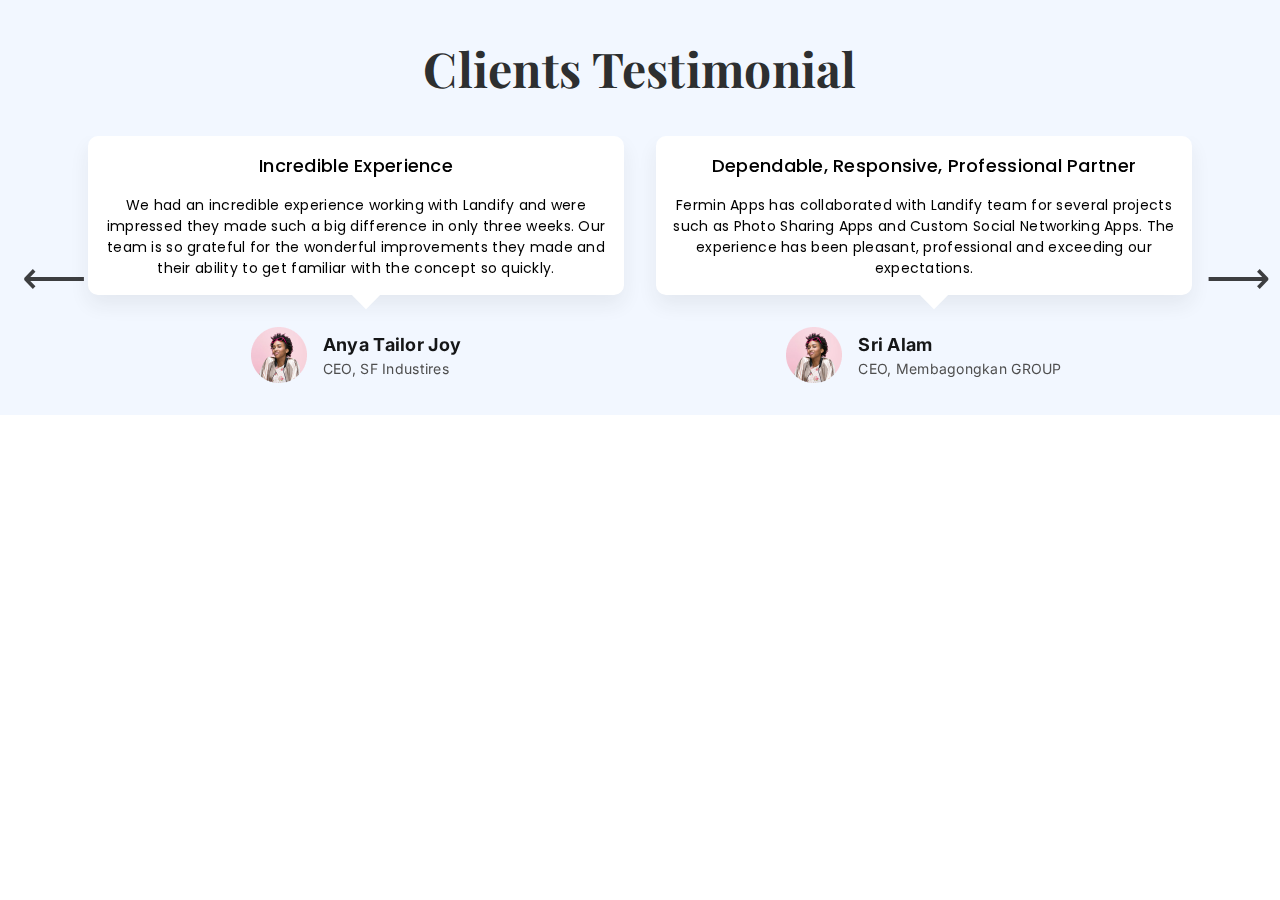
<file: organism/testimonial.html>
<!DOCTYPE html>
<html lang="en">
<head>
    <meta charset="UTF-8">
    <meta http-equiv="X-UA-Compatible" content="IE=edge">
    <meta name="viewport" content="width=device-width, initial-scale=1.0">
    <title>Clients Testimonial</title>
    <!-- CSS -->
    <link rel="stylesheet" href="../assets/css/slick.css">
    <link rel="stylesheet" href="../assets/css/slick-theme.css">
    <link rel="stylesheet" href="../assets/css/style.css">
</head>
<body>
    <div class="cw-testimonial">
        <div class="cw-content-wrapper">
            <h3 class="cw-testimonial__title">Clients Testimonial</h3>
            <div class="cw-testimonial__wrapper">
                <div class="cw-client">
                    <div class="cw-client__comment">
                        <p class="cw-client__title">Incredible Experience</p>
                        <p class="cw-client__description">We had an incredible experience working with Landify and were impressed they made such a big difference in only three weeks. Our team is so grateful for the wonderful improvements they made and their ability to get familiar with the concept so quickly.</p>
                    </div>
                    <div class="cw-client__details">
                        <img class="cw-client__img" src="../assets/images/cw-client.png" alt="Client">
                        <div class="cw-client__content">
                            <p class="cw-client__name">Anya Tailor Joy</p>
                            <p class="cw-client__designation">CEO, SF Industires</p>
                        </div>
                    </div>
                </div>
                <div class="cw-client">
                    <div class="cw-client__comment">
                        <p class="cw-client__title">Dependable, Responsive, Professional Partner</p>
                        <p class="cw-client__description">Fermin Apps has collaborated with Landify team for several projects such as Photo Sharing Apps and Custom Social Networking Apps. The experience has been pleasant, professional and exceeding our expectations.</p>
                    </div>
                    <div class="cw-client__details">
                        <img class="cw-client__img" src="../assets/images/cw-client.png" alt="Client">
                        <div class="cw-client__content">
                            <p class="cw-client__name">Sri Alam</p>
                            <p class="cw-client__designation">CEO, Membagongkan GROUP</p>
                        </div>
                    </div>
                </div>
                <div class="cw-client">
                    <div class="cw-client__comment">
                        <p class="cw-client__title">Incredible Experience</p>
                        <p class="cw-client__description">We had an incredible experience working with Landify and were impressed they made such a big difference in only three weeks. Our team is so grateful for the wonderful improvements they made and their ability to get familiar with the concept so quickly.</p>
                    </div>
                    <div class="cw-client__details">
                        <img class="cw-client__img" src="../assets/images/cw-client.png" alt="Client">
                        <div class="cw-client__content">
                            <p class="cw-client__name">Anya Tailor Joy</p>
                            <p class="cw-client__designation">CEO, SF Industires</p>
                        </div>
                    </div>
                </div>
                <div class="cw-client">
                    <div class="cw-client__comment">
                        <p class="cw-client__title">Dependable, Responsive, Professional Partner</p>
                        <p class="cw-client__description">Fermin Apps has collaborated with Landify team for several projects such as Photo Sharing Apps and Custom Social Networking Apps. The experience has been pleasant, professional and exceeding our expectations.</p>
                    </div>
                    <div class="cw-client__details">
                        <img class="cw-client__img" src="../assets/images/cw-client.png" alt="Client">
                        <div class="cw-client__content">
                            <p class="cw-client__name">Sri Alam</p>
                            <p class="cw-client__designation">CEO, Membagongkan GROUP</p>
                        </div>
                    </div>
                </div>
            </div>
        </div>
    </div>
    

    <script src="../assets/js/jquery-3.6.4.min.js"></script>
    <script src="../assets/js/slick.min.js"></script>
    <script>
        $(document).ready(function () {
            $('.cw-testimonial__wrapper').slick({
                infinite: true,
                speed: 500,
                slidesToShow: 2,
                slidesToScroll: 2,
                responsive: [
                    {
                        breakpoint: 600,
                        settings: {
                            slidesToShow: 1,
                            slidesToScroll: 1
                        }
                    }
                ]
            });
        });
    </script>
    
</body>
</html>
</file>
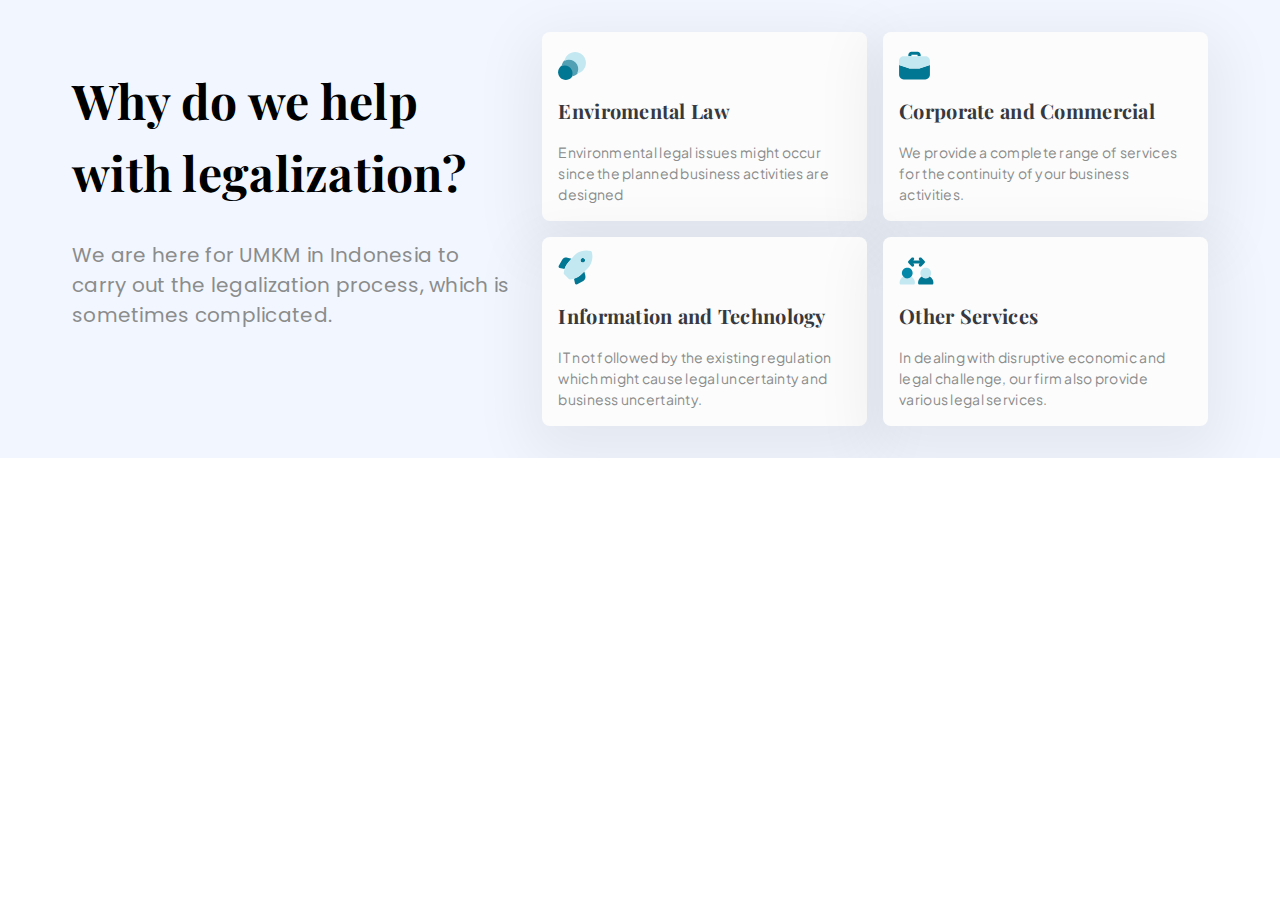
<file: organism/tile-group.html>
<!DOCTYPE html>
<html lang="en">
<head>
    <meta charset="UTF-8">
    <meta http-equiv="X-UA-Compatible" content="IE=edge">
    <meta name="viewport" content="width=device-width, initial-scale=1.0">
    <title>Tile Group</title>
    <link rel="stylesheet" href="../assets/css/style.css">
</head>
<body>
    <div class="cw-tile-group">
        <div class="cw-content-wrapper">
            <div class="cw-tile-group__wrapper">
                <div class="cw-tile-group__content">
                    <h3 class="cw-tile-group__title">Why do we help with legalization?</h3>
                    <p class="cw-tile-group__desc">We are here for UMKM in Indonesia to carry out the legalization process, which is sometimes complicated.</p>
                </div>
                <div class="cw-tile-group__tiles">
                    <div class="cw-tile">
                        <div class="cw-tile__icon">
                            <svg class="cw-tile__first-one" viewBox="0 0 16 16" xmlns="http://www.w3.org/2000/svg">
                                <path d="M7.79232 15.9167C12.0495 15.9167 15.5007 12.4655 15.5007 8.20833C15.5007 3.95114 12.0495 0.5 7.79232 0.5C3.53512 0.5 0.0839844 3.95114 0.0839844 8.20833C0.0839844 12.4655 3.53512 15.9167 7.79232 15.9167Z" fill="#027794"/>
                            </svg>
                            <svg class="cw-tile__first-two" viewBox="0 0 20 20" xmlns="http://www.w3.org/2000/svg">
                                <path d="M9.95766 0.791504C5.2041 0.791982 1.22472 4.39529 0.753906 9.12548C4.66326 7.44585 9.19405 9.25339 10.8737 13.1627C11.7079 15.1044 11.7079 17.3036 10.8737 19.2453C15.957 18.7398 19.6681 14.2092 19.1627 9.12588C18.6923 4.39492 14.7119 0.791072 9.95766 0.791504Z" fill="#52A0B4"/>
                            </svg>
                            <svg class="cw-tile__first-three" viewBox="0 0 22 22" xmlns="http://www.w3.org/2000/svg">
                                <path d="M11.1246 0.0834969C5.91811 0.085686 1.45599 3.80604 0.517578 8.92728C4.99909 6.47489 10.6201 8.11984 13.0725 12.6013C14.5865 15.368 14.5865 18.7155 13.0725 21.4822C18.9328 20.4087 22.8133 14.7877 21.7398 8.92736C20.8011 3.80294 16.3343 0.0815235 11.1246 0.0834969Z" fill="#C3E8F1"/>
                            </svg>
                        </div>
                        <p class="cw-tile__title">Enviromental Law</p>
                        <p class="cw-tile__desc">Environmental legal issues might occur since the planned business activities are designed</p>
                    </div>
                    <div class="cw-tile">
                        <div class="cw-tile__icon">
                            <svg class="cw-tile__second-one" viewBox="0 0 31 29" xmlns="http://www.w3.org/2000/svg">
                                <path d="M12.4173 5.25V3.70833H18.584V5.25H21.6673V3.70833C21.6654 2.00626 20.2861 0.626943 18.584 0.625H12.4173C10.7152 0.626943 9.33593 2.00626 9.33398 3.70833V5.25H12.4173ZM10.625 17.5833L0.0839844 14.0696V23.75C0.0867748 26.3032 2.15581 28.3722 4.70898 28.375H26.2923C28.8455 28.3722 30.9145 26.3032 30.9173 23.75V14.0696L20.3763 17.5833H10.625Z" fill="#027794"/>
                            </svg>
                            <svg class="cw-tile__second-two" viewBox="0 0 31 13" xmlns="http://www.w3.org/2000/svg">
                                <path d="M26.2923 0.25H4.70898C2.15467 0.25 0.0839844 2.32069 0.0839844 4.875V9.06968L10.625 12.5833H20.3763L30.9173 9.06968V4.875C30.9173 2.32069 28.8466 0.25 26.2923 0.25Z" fill="#C3E8F1"/>
                            </svg>
                        </div>
                        <p class="cw-tile__title">Corporate and Commercial</p>
                        <p class="cw-tile__desc">We provide a complete range of services for the continuity of your business activities.</p>
                    </div>
                    <div class="cw-tile">
                        <div class="cw-tile__icon">
                            <svg class="cw-tile__third-one" viewBox="0 0 28 28" xmlns="http://www.w3.org/2000/svg">
                                <path d="M26.3443 14.5419L22.6042 17.9808C20.6811 19.6573 18.4216 20.903 15.9774 21.6344L16.9698 26.2643C17.0205 26.5007 17.1261 26.7219 17.278 26.9099C17.4299 27.098 17.6239 27.2477 17.8444 27.347C18.0649 27.4463 18.3056 27.4923 18.5471 27.4814C18.7886 27.4705 19.0242 27.403 19.2348 27.2843L25.2555 23.8886C26.1028 23.3737 26.7648 22.603 27.1458 21.6875C27.5267 20.7721 27.6071 19.7594 27.3753 18.7953L26.3443 14.5419ZM10.2016 5.52932L13.4217 1.70617L9.40593 0.737266C8.42966 0.396838 7.36318 0.421197 6.40346 0.805844C5.44375 1.19049 4.65566 1.90944 4.18474 2.82989L0.792781 8.84224C0.673931 9.05283 0.606293 9.28844 0.595334 9.53001C0.584375 9.77157 0.630402 10.0123 0.729695 10.2328C0.828988 10.4533 0.978762 10.6474 1.16691 10.7993C1.35506 10.9512 1.57631 11.0567 1.81278 11.1073L6.54993 12.1227C7.33528 9.71205 8.57481 7.47398 10.2016 5.52932V5.52932ZM24.7983 5.59157C25.2556 5.59157 25.7027 5.45595 26.083 5.20185C26.4633 4.94775 26.7597 4.58658 26.9347 4.16403C27.1098 3.74147 27.1556 3.27651 27.0663 2.82793C26.9771 2.37935 26.7569 1.9673 26.4335 1.64389C26.11 1.32048 25.698 1.10024 25.2494 1.01101C24.8008 0.92178 24.3359 0.967575 23.9133 1.1426C23.4908 1.31763 23.1296 1.61403 22.8755 1.99432C22.6214 2.37461 22.4858 2.8217 22.4858 3.27907C22.486 3.89232 22.7297 4.48038 23.1633 4.91401C23.597 5.34764 24.185 5.59135 24.7983 5.59157V5.59157Z" fill="#027794"/>
                            </svg>
                            <svg class="cw-tile__third-two" viewBox="0 0 30 30" xmlns="http://www.w3.org/2000/svg">
                                <path d="M28.8442 2.17879C28.7747 1.91474 28.6363 1.67387 28.4432 1.48079C28.2501 1.2877 28.0093 1.14931 27.7452 1.07975C24.5827 0.257684 21.2523 0.345835 18.1377 1.33405C15.0231 2.32226 12.2511 4.17033 10.141 6.6653L5.20209 12.5294C2.73481 15.4721 1.16962 19.0647 0.69453 22.8754C0.66406 23.1096 0.687784 23.3476 0.763872 23.5712C0.83996 23.7948 0.966379 23.9979 1.13338 24.1649L5.9127 28.9442C6.0558 29.0874 6.22571 29.201 6.41273 29.2785C6.59975 29.356 6.80021 29.3959 7.00266 29.3959C7.04708 29.3959 7.09149 29.3936 7.13666 29.3899C11.0059 29.0701 14.6726 27.5258 17.6046 24.9809L23.2518 19.7883C25.7557 17.6838 27.6105 14.9116 28.6005 11.7942C29.5905 8.67677 29.675 5.34235 28.8442 2.17879V2.17879ZM19.7987 12.5915C19.3413 12.5915 18.8942 12.4559 18.514 12.2018C18.1337 11.9477 17.8373 11.5866 17.6622 11.164C17.4872 10.7414 17.4414 10.2765 17.5306 9.8279C17.6199 9.37932 17.8401 8.96727 18.1635 8.64386C18.4869 8.32045 18.899 8.10021 19.3476 8.01098C19.7961 7.92175 20.2611 7.96755 20.6837 8.14258C21.1062 8.3176 21.4674 8.614 21.7215 8.99429C21.9756 9.37458 22.1112 9.82168 22.1112 10.279C22.111 10.8923 21.8673 11.4804 21.4337 11.914C21 12.3476 20.412 12.5913 19.7987 12.5915V12.5915Z" fill="#C3E8F1"/>
                            </svg>
                        </div>
                        <p class="cw-tile__title">Information and Technology</p>
                        <p class="cw-tile__desc">IT not followed by the existing regulation which might cause legal uncertainty and business uncertainty.</p>
                    </div>
                    <div class="cw-tile">
                        <div class="cw-tile__icon">
                            <svg class="cw-tile__fourth-one" viewBox="0 0 33 18" xmlns="http://www.w3.org/2000/svg">
                                <path d="M12.3197 9.54417C11.8202 10.1373 11.1971 10.614 10.494 10.9411C9.79088 11.2682 9.0248 11.4376 8.24935 11.4376C7.4739 11.4376 6.70782 11.2682 6.00472 10.9411C5.30163 10.614 4.6785 10.1373 4.17895 9.54417C3.06893 10.2324 2.15248 11.1919 1.516 12.3324C0.879514 13.4729 0.543974 14.7566 0.541016 16.0627C0.541016 16.4715 0.703441 16.8637 0.992559 17.1528C1.28168 17.4419 1.67381 17.6043 2.08268 17.6043H14.416C14.8249 17.6043 15.217 17.4419 15.5061 17.1528C15.7953 16.8637 15.9577 16.4715 15.9577 16.0627C15.9547 14.7566 15.6192 13.4729 14.9827 12.3324C14.3462 11.1919 13.4298 10.2324 12.3197 9.54417V9.54417ZM26.7493 11.4377C25.6822 11.4377 24.6389 11.1212 23.7516 10.5283C22.8642 9.9354 22.1726 9.09269 21.7642 8.10673C21.3559 7.12077 21.249 6.03585 21.4572 4.98916C21.6654 3.94247 22.1793 2.98102 22.9339 2.2264C23.6885 1.47178 24.65 0.957877 25.6967 0.749678C26.7434 0.541479 27.8283 0.648334 28.8142 1.05673C29.8002 1.46513 30.6429 2.15673 31.2358 3.04407C31.8287 3.93141 32.1452 4.97464 32.1452 6.04183C32.1435 7.47237 31.5744 8.84381 30.5629 9.85535C29.5513 10.8669 28.1799 11.4359 26.7493 11.4377Z" fill="#C3E8F1"/>
                            </svg>
                            <svg class="cw-tile__fourth-two" viewBox="0 0 12 12" xmlns="http://www.w3.org/2000/svg">
                                <path d="M6.24935 11.4377C5.18216 11.4377 4.13893 11.1212 3.25159 10.5283C2.36425 9.9354 1.67265 9.09269 1.26425 8.10673C0.855854 7.12077 0.748998 6.03585 0.957197 4.98916C1.1654 3.94247 1.6793 2.98102 2.43392 2.2264C3.18854 1.47178 4.14999 0.957877 5.19668 0.749678C6.24337 0.541479 7.32829 0.648334 8.31425 1.05673C9.30021 1.46513 10.1429 2.15673 10.7358 3.04407C11.3287 3.93141 11.6452 4.97464 11.6452 6.04183C11.6435 7.47237 11.0744 8.84381 10.0629 9.85535C9.05133 10.8669 7.67988 11.4359 6.24935 11.4377Z" fill="#0388A9"/>
                            </svg>
                            <svg class="cw-tile__fourth-three" viewBox="0 0 16 9" xmlns="http://www.w3.org/2000/svg">
                                <path d="M11.8198 0.543945C11.3202 1.13705 10.6971 1.61381 9.99397 1.94088C9.29088 2.26794 8.5248 2.4374 7.74935 2.4374C6.9739 2.4374 6.20782 2.26794 5.50472 1.94088C4.80163 1.61381 4.1785 1.13705 3.67895 0.543945C2.56893 1.23214 1.65248 2.19171 1.016 3.33217C0.379513 4.47262 0.0439745 5.7564 0.0410156 7.06244C0.0410156 7.47131 0.203441 7.86344 0.49256 8.15256C0.781678 8.44168 1.17381 8.6041 1.58268 8.6041H13.916C14.3249 8.6041 14.717 8.44168 15.0061 8.15256C15.2953 7.86344 15.4577 7.47131 15.4577 7.06244C15.4547 5.7564 15.1192 4.47262 14.4827 3.33217C13.8462 2.19171 12.9298 1.23214 11.8198 0.543945V0.543945Z" fill="#027794"/>
                            </svg>
                            <svg class="cw-tile__fourth-four" viewBox="0 0 17 10" xmlns="http://www.w3.org/2000/svg">
                                <path d="M16.5281 3.93085L13.4447 0.847511C13.1548 0.562749 12.7641 0.40402 12.3577 0.405861C11.9513 0.407701 11.562 0.569962 11.2746 0.857339C10.9873 1.14472 10.825 1.53395 10.8232 1.94036C10.8213 2.34677 10.9801 2.73746 11.2648 3.02743L11.7165 3.47914H5.28479L5.73649 3.02743C6.02257 2.73772 6.18241 2.34659 6.18112 1.93945C6.17983 1.5323 6.01752 1.1422 5.72961 0.854303C5.44171 0.56641 5.0516 0.404112 4.64445 0.40284C4.2373 0.401567 3.84618 0.561424 3.55649 0.847511L0.473153 3.93085C0.329961 4.07396 0.216371 4.24388 0.138872 4.43091C0.061373 4.61794 0.0214844 4.8184 0.0214844 5.02085C0.0214844 5.2233 0.061373 5.42376 0.138872 5.61079C0.216371 5.79782 0.329961 5.96774 0.473153 6.11085L3.55649 9.19419C3.8462 9.48026 4.23732 9.6401 4.64447 9.63881C5.05162 9.63752 5.44172 9.47521 5.72961 9.1873C6.0175 8.8994 6.1798 8.50929 6.18107 8.10214C6.18235 7.69499 6.02249 7.30388 5.7364 7.01418L5.28469 6.56247H11.7163L11.2646 7.01418C10.9756 7.30328 10.8132 7.69537 10.8132 8.1042C10.8132 8.51303 10.9756 8.90511 11.2647 9.19419C11.5538 9.48326 11.9459 9.64565 12.3548 9.64564C12.7636 9.64562 13.1557 9.48319 13.4447 9.19409L16.5281 6.11076C16.6712 5.96765 16.7848 5.79773 16.8623 5.61071C16.9398 5.42369 16.9797 5.22324 16.9797 5.0208C16.9797 4.81837 16.9398 4.61791 16.8623 4.43089C16.7848 4.24388 16.6712 4.07396 16.5281 3.93085V3.93085Z" fill="#027794"/>
                            </svg>
                        </div>
                        <p class="cw-tile__title">Other Services</p>
                        <p class="cw-tile__desc">In dealing with disruptive economic and legal challenge, our firm also provide various legal services.</p>
                    </div>
                </div>
            </div>
        </div>
    </div>
    
</body>
</html>
</file>
<file: assets/css/style.css>
@import"https://fonts.googleapis.com/css2?family=Playfair+Display:wght@700;900&family=Plus+Jakarta+Sans:wght@500&family=Barlow:wght@600&family=Inter:wght@400;500;700&family=Poppins:wght@400;500;700;800&display=swap";html,body,div,span,applet,object,iframe,h1,h2,h3,h4,h5,h6,p,blockquote,pre,a,abbr,acronym,address,big,cite,code,del,dfn,em,img,ins,kbd,q,s,samp,small,strike,strong,sub,sup,tt,var,b,u,i,center,dl,dt,dd,ol,ul,li,fieldset,form,label,legend,table,caption,tbody,tfoot,thead,tr,th,td,article,aside,canvas,details,embed,figure,figcaption,footer,header,hgroup,menu,nav,output,ruby,section,summary,time,mark,audio,video{margin:0;padding:0;border:0;font-size:100%;vertical-align:baseline;font-weight:inherit}article,aside,details,figcaption,figure,footer,header,hgroup,menu,nav,section{display:block}body{font-weight:300;line-height:1.4}ol,ul{list-style:none}blockquote,q{quotes:none}blockquote:before,blockquote:after{content:"";content:none}q:before,q:after{content:"";content:none}table{border-collapse:collapse;border-spacing:0}a{text-decoration:none;cursor:pointer}input,textarea,select{margin:0}input:focus,textarea:focus,select:focus{outline:none}textarea{overflow:auto}button::-moz-focus-inner,input[type=button]::-moz-focus-inner,input[type=submit]::-moz-focus-inner,input[type=reset]::-moz-focus-inner{padding:0 !important;border:0 none !important}mark{background:none;color:inherit}strong{font-weight:bold}*,*:before,*:after{box-sizing:border-box}*{border:0;margin:0;padding:0;box-sizing:border-box}html,body{font-family:"Plus Jakarta Sans",sans-serif;font-weight:400;font-size:14px;line-height:1.5;letter-spacing:.02em;color:#000;width:100%;min-height:100%;scroll-behavior:smooth;overflow-x:hidden;overflow-y:visible}.cw-content-wrapper{width:100%;max-width:1200px;padding:0 16px;margin-left:auto;margin-right:auto}img{width:100%;height:auto}@media(min-width: 600px){.cw-content-wrapper{padding:0 32px}}.cta{width:100%}.cw-btn{font-size:16px;background-color:#094b72;color:#fff;border:1px solid #094b72;text-transform:uppercase;border-radius:5px;padding:16px;transition:background-color .3s ease}.cw-btn:hover{background-color:#fff;color:#094b72}.cw-banner{overflow:clip}.cw-banner__img{width:100%;position:relative;top:0}.cw-banner__img::before{content:"";width:100%;height:400px;border-radius:50%;background-color:rgba(110,168,255,.1);z-index:-1;position:absolute;top:0;right:0}.cw-banner__img::after{content:"";width:90%;height:320px;border-radius:50%;background-color:rgba(110,168,255,.1);z-index:-1;position:absolute;top:0;right:5%}.cw-banner__content{padding:16px 0}.cw-banner__wrapper{display:flex;flex-wrap:wrap;gap:16px}.cw-banner__promotion{display:flex;align-items:center;background-color:#e7f6ff;padding:8px 16px 8px 8px;border-radius:25px}.cw-banner__promo{background-color:#094b72;color:#fff;padding:4px 16px;border-radius:25px;margin:0 8px 0 0}.cw-banner__title{font-size:50px;color:#094b72;font-family:"Playfair Display",serif;font-weight:700}.cw-banner__desc{font-size:22px;color:#4f4f4f;font-weight:500}.cw-banner__cta{padding:16px 0}.cw-banner__company-title{color:#8b8c8c;font-size:22px;padding:32px 0 24px 0}.cw-banner__company-wrapper{display:flex;flex-wrap:wrap}.cw-banner__company{width:50%;padding:0 0 16px 0}.cw-banner__details{background-color:#fff;border:1px solid rgba(0,0,0,.25);border-radius:10px;width:250px;padding:16px;position:relative;margin:0 auto}.cw-banner__name{color:#33475b;font-size:24px;font-weight:700;text-align:center;padding:0 0 8px 0}.cw-banner__designation{color:#87898c;font-size:16px;font-weight:500;text-align:center}@media(min-width: 600px){.cw-banner{position:relative}.cw-banner__img{width:549px;position:absolute;top:-10%;right:32px}.cw-banner__img::before{width:811px;height:811px;right:-18%}.cw-banner__img::after{width:633px;height:633px;right:0}.cw-banner__content{padding:32px 0}.cw-banner__wrapper{width:72%;gap:32px;padding:0 32px 0 0}.cw-banner__title{font-size:90px}.cw-banner__desc{width:85%;font-size:24px;padding:0 40px 0 0}.cw-banner__cta{padding:32px 0}.cw-banner__companies{padding:40px 0 0 0}.cw-banner__company-wrapper{max-width:350px;padding:32px 0 0 0}.cw-banner__details{width:380px;position:absolute;top:70%;right:9%}}@media(min-width: 600px)and (max-width: 1023.8px){.cw-banner__img::before{width:650px;height:650px;top:0}.cw-banner__img::after{width:480px;height:480px;top:0;right:-2%}.cw-banner__image{width:75%;position:absolute;right:-40px}.cw-banner__wrapper{gap:16px}.cw-banner__title{font-size:50px;padding:0}.cw-banner__desc{padding:0}.cw-banner__company-title{padding:32px 32px 24px 0}.cw-banner__companies{padding:0}.cw-banner__company-wrapper{padding:0}.cw-banner__details{width:300px;bottom:10%;right:7%}}.cw-tile{display:flex;flex-wrap:wrap;align-items:flex-start;background-color:#fcfcfc;padding:16px;border-radius:8px;box-shadow:0px 18px 58px 16px rgba(0,0,0,.06)}.cw-tile__icon{padding:16px;position:relative}.cw-tile__first-one{width:16px;height:16px;fill:none;position:absolute;bottom:0;left:0}.cw-tile__first-two{width:20px;height:20px;fill:none;position:absolute;bottom:3px;left:3px}.cw-tile__first-three{width:22px;height:22px;fill:none;position:absolute;bottom:6px;left:6px}.cw-tile__second-one{width:31px;height:29px;fill:none;position:absolute;bottom:0;left:0}.cw-tile__second-two{width:31px;height:13px;fill:none;position:absolute;bottom:11px;left:0}.cw-tile__third-one{width:28px;height:28px;fill:none;position:absolute;bottom:0;left:0}.cw-tile__third-two{width:30px;height:30px;fill:none;position:absolute;bottom:5px;left:5px}.cw-tile__fourth-one{width:33px;height:18px;fill:none;position:absolute;bottom:0;left:0}.cw-tile__fourth-two{width:12px;height:12px;fill:none;position:absolute;bottom:6px;left:2px}.cw-tile__fourth-three{width:16px;height:9px;fill:none;position:absolute;bottom:0;left:19px}.cw-tile__fourth-four{width:17px;height:10px;fill:none;position:absolute;bottom:18px;left:9px}.cw-tile__title{width:100%;font-family:"Playfair Display",serif;color:#363940;font-size:20px;font-weight:700;padding:16px 0 0 0}.cw-tile__desc{width:100%;align-self:flex-end;color:#8b8c8c;padding:16px 0 0 0}.cw-client{margin:0 16px}.cw-client__comment{font-family:"Poppins",sans-serif;background-color:#fff;border-radius:10px;padding:16px;box-shadow:0px 10px 20px rgba(41,41,42,.07);position:relative}.cw-client__comment::after{content:"";display:block;width:20px;height:20px;background-color:#fff;transform:rotate(45deg);position:absolute;bottom:-10px;left:50%}.cw-client__title{font-size:18px;font-weight:500;padding:0 0 16px 0;text-align:center}.cw-client__description{text-align:center}.cw-client__details{margin:32px 0 0 0;font-family:"Inter",sans-serif;display:flex;flex-wrap:wrap;justify-content:center;align-items:center}.cw-client__img{width:56px}.cw-client__content{padding:0 0 0 16px}.cw-client__name{color:#151617;font-size:18px;font-weight:700}.cw-client__designation{color:#4f4f4f}.cw-nav__contact{display:flex;background-color:#094b72;padding:8px 0}.cw-nav__white-bg{display:none}.cw-nav__contact-wrapper{display:flex;flex-wrap:wrap;justify-content:space-between;padding:4px 0;color:#fff}.cw-nav__contact-list{display:flex;justify-content:space-between;gap:16px}.cw-nav__contact-item{position:relative}.cw-nav__contact-us{color:#fff;font-family:"Barlow",sans-serif;font-weight:600;font-size:18px;position:absolute;left:32px}.cw-nav__icon-phone{width:164px;height:22px;fill:none}.cw-nav__icon-mail-bottom{width:18px;height:13px;fill:none}.cw-nav__icon-mail-top{width:16px;height:6px;fill:none;position:absolute;top:5px;left:1px}.cw-nav__contact-icon-fill{fill:#f5f5f5}.cw-nav__visit-us{width:100%;display:flex;justify-content:center;align-items:center;gap:16px;padding:8px 0 0 0}.cw-nav .navbar{background-color:#fff}.cw-nav__sticky-nav{width:100%;position:fixed;top:0;z-index:1}.cw-nav .container-fluid{display:flex;flex-direction:row-reverse;justify-content:space-between}.cw-nav .navbar-toggler{color:#094b72}.cw-nav .navbar-brand{width:30%}.cw-nav__logo{border-radius:50%;background-color:#094b72;color:#fff;font-family:"Poppins",sans-serif;font-size:30px;font-weight:700;padding:0 16px;margin:0 4px 0 0}.cw-nav__company{display:none}.cw-nav .nav-link{font-size:16px;font-family:"Poppins",sans-serif;color:#000}.cw-nav .nav-link--search{padding:0 0 0 8px}.cw-nav .active::after{content:"";display:block;width:100px;height:1px;background-color:#094b72}@media(min-width: 600px){.cw-nav__contact{height:32px;padding:0}.cw-nav__white-bg{display:block;background-color:#fff;width:50%;position:relative}.cw-nav__white-bg::after{content:"";display:block;width:1px;height:188px;background-color:#dbdce8;transform:rotate(45deg);position:absolute;top:-30px;right:64px}.cw-nav__contact-wrapper{position:relative}.cw-nav__contact-wrapper::before{content:"";display:inline-block;width:0;height:0;border-left:32px solid rgba(0,0,0,0);border-bottom:32px solid #094b72;position:absolute;top:0;left:-64px}.cw-nav__visit-us{width:auto;padding:0}.cw-nav .navbar{--bs-navbar-padding-x: none}.cw-nav .container-fluid{flex-direction:row}.cw-nav .navbar-brand{position:relative;bottom:16px}.cw-nav__company{display:block;color:#000;font-family:"Poppins",sans-serif;font-size:30px;font-weight:700}.cw-nav .active::after{width:100%}}.cw-slider-banner .slick-arrow{top:42%;z-index:1}.cw-slider-banner .slick-arrow::before{content:"";display:inline-block;font-size:35px;width:60px;height:50px;background-color:#e5e5e5;opacity:1}.cw-slider-banner .slick-prev{left:32px}.cw-slider-banner .slick-prev::after{content:"⟵";font-size:25px;color:#000;display:inline-block;position:absolute;top:24px;left:16px;z-index:3}.cw-slider-banner .slick-next{right:60px}.cw-slider-banner .slick-next::after{content:"⟶";font-size:25px;color:#000;display:inline-block;position:absolute;top:24px;left:16px;z-index:3}@media(min-width: 600px){.cw-slider-banner .slick-arrow::before{opacity:.5}.cw-slider-banner .slick-arrow:hover::before{opacity:1}}.cw-tile-group{background-color:#f2f7ff;padding:16px 0}.cw-tile-group__wrapper{display:flex;flex-wrap:wrap;gap:16px}.cw-tile-group__title{font-family:"Playfair Display",serif;font-size:40px;font-weight:700;padding:16px 0 0 0}.cw-tile-group__desc{font-family:"Poppins",sans-serif;font-size:20px;color:#8b8c8c;padding:16px 0 0 0}.cw-tile-group__tiles{display:flex;flex-wrap:wrap;gap:16px}@media(min-width: 600px){.cw-tile-group{padding:32px 0}.cw-tile-group__wrapper{gap:32px}.cw-tile-group__content{width:calc(40% - 16px)}.cw-tile-group__title{font-size:48px;padding:32px 0 0 0}.cw-tile-group__desc{padding:32px 0 0 0}.cw-tile-group__tiles{width:calc(60% - 16px)}.cw-tile-group .cw-tile{width:calc(50% - 8px)}}.cw-achievement{background-image:url("../svg/cw-achievement-bg.svg");background-repeat:no-repeat;background-size:cover;background-position:center;color:#fff;font-family:"Poppins",sans-serif;padding:16px 0}.cw-achievement__title{font-family:"Playfair Display",serif;font-size:48px;font-weight:900;text-align:center;padding:0 0 16px 0}.cw-achievement__desc{font-size:18px;text-align:center}.cw-achievement__wrapper{display:flex;flex-wrap:wrap;padding:16px 0 0 0}.cw-achievement__count{width:100%;padding:16px 0}.cw-achievement__number{font-size:48px;font-weight:800;text-align:center}.cw-achievement__summary{font-size:18px;text-align:center}@media(min-width: 600px){.cw-achievement{padding:32px 0}.cw-achievement__wrapper{padding:32px 0 0 0}.cw-achievement__count{width:33.3333333333%;padding:0 16px;border-right:1px solid rgba(255,255,255,.4)}.cw-achievement__count:last-child{border-right:none}}.cw-testimonial{background-color:#f2f7ff;padding:16px 0}.cw-testimonial__title{font-family:"Playfair Display",serif;color:#2d2f30;font-size:48px;font-weight:700;text-align:center;padding:0 0 16px 0}.cw-testimonial .slick-arrow{z-index:1}.cw-testimonial .slick-prev{left:-16px}.cw-testimonial .slick-prev::before{content:"⟵";font-size:45px;color:#000}.cw-testimonial .slick-next{right:16px}.cw-testimonial .slick-next::before{content:"⟶";font-size:45px;color:#000}@media(min-width: 600px){.cw-testimonial{padding:32px 0}.cw-testimonial__title{padding:0 0 32px 0}.cw-testimonial .slick-prev{left:-50px}.cw-testimonial .slick-next{right:-18px}}.cw-questions{padding:16px 0}.cw-questions__img{border-radius:0 0 0 30px}.cw-questions__title{font-family:"Playfair Display",serif;font-size:48px;font-weight:700;padding:16px 0}.cw-questions__desc{font-family:"Poppins",sans-serif;font-size:24px}.cw-questions .cta{padding:16px 0}.cw-questions .cw-btn{font-size:22px;padding:8px 16px;text-transform:none}.cw-questions .cw-btn:hover .cw-questions__call{fill:#094b72}.cw-questions__call-icon{width:26px;height:26px;fill:none;padding:8px 4px 0 0}.cw-questions__call{fill:#f9f8f9;fill-rule:evenodd;clip-rule:evenodd}@media(min-width: 600px){.cw-questions{padding:32px 0}.cw-questions__wrapper{display:flex;flex-direction:row-reverse;flex-wrap:wrap}.cw-questions__img{width:330px}.cw-questions__content{width:calc(100% - 330px);padding:0 32px 0 0}.cw-questions__title{padding:0 0 16px 0}}.cw-footer{color:#f9f8f9;font-family:"Inter",sans-serif}.cw-footer__links{background-color:#094b72;padding:16px 0}.cw-footer__company{color:#fff;font-family:"Poppins",sans-serif;font-size:22px;font-weight:700;display:flex;align-items:center;gap:16px}.cw-footer__logo{width:54px;height:54px;border-radius:50%;font-size:24px;font-weight:700;color:#0f6e8c;font-family:"Poppins",sans-serif;background-color:#fff;display:flex;justify-content:center;align-items:center}.cw-footer__link{padding:0 0 8px 0}.cw-footer__heading{font-size:20px;font-weight:500}.cw-footer .text-white{font-size:16px}.cw-footer__copyright{background-color:#004d7b;padding:16px 0;color:#d9dbe1}.cw-footer .btn{width:24px;height:24px;border-radius:50%;background-color:rgba(217,217,217,.1);--bs-btn-padding-x: 0;--bs-btn-padding-y: 0}.cw-footer .btn:hover{background-color:#fff}.cw-footer .btn:hover .cw-footer__social-icons{fill:#004d7b;fill-rule:evenodd;clip-rule:evenodd}.cw-footer__instagram{width:14px;height:14px;fill:none}.cw-footer__dribbble{width:14px;height:14px;fill:none}.cw-footer__twitter{width:12px;height:11px;fill:none}.cw-footer__youtube{width:14px;height:11px;fill:none}.cw-footer__social-icons{fill:#fff;fill-rule:evenodd;clip-rule:evenodd}@media(min-width: 600px){.cw-footer__links{padding:32px 0}.cw-footer__copyright{padding:32px 0}}
</file>
